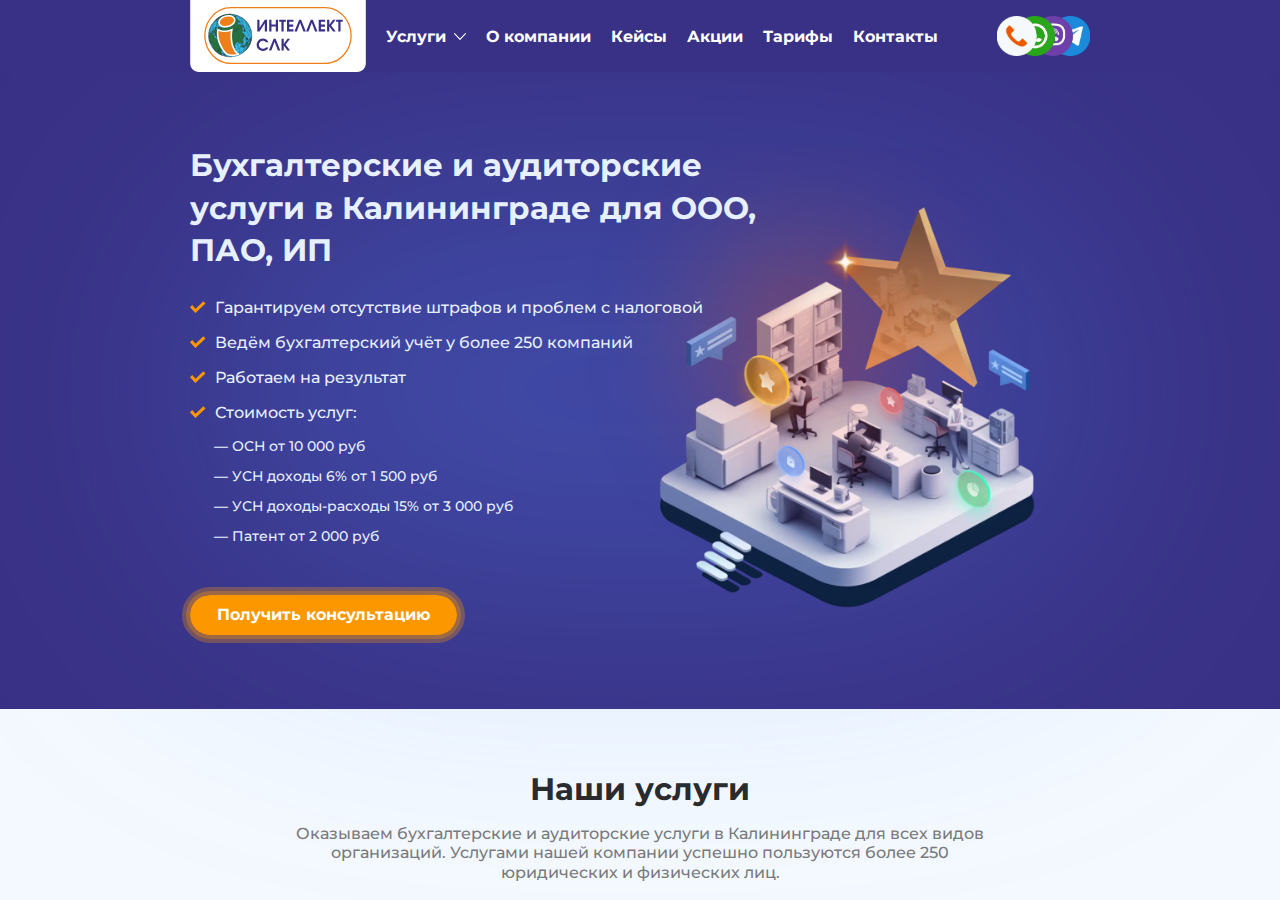
<file: index.html>
<!DOCTYPE html>
<html lang="ru">

<head>
	<title>Главная</title>
	<meta charset="UTF-8">
	<meta name="format-detection" content="telephone=no">
	<link rel="stylesheet" href="css/style.css?_v=20231219022618">
	<!-- <meta name="robots" content="noindex, nofollow"> -->
	<meta name="viewport" content="width=device-width, initial-scale=1.0">

</head>

<body>

	<div class="wrapper">
		<header class="header">
			<div class="header__container">
				<a href="#" class="header__logo logo">
					<svg>
						<use href="img/icons/icons.svg#logo"></use>
					</svg>
				</a>
				<nav class="header__content">
					<ul class="header__menu">
						<li>
							<a href="#" class="header__link">
								<span>
									Услуги
								</span>
								<svg>
									<use href="img/icons/icons-mono.svg#arrow"></use>
								</svg>

							</a>
							<nav class="menu__sublist sublist">
								<div class="sublist__content">
									<div class="sublist__col">
										<div class="sublist__title">Бухгалтерские услуги
										</div>
										<ul class="sublist__list">
											<li>
												<a href="#" class="sublist__link">
													Бухгалтерские услуги
												</a>
											</li>
											<li>
												<a href="#" class="sublist__link">
													Главный бухгалтер
												</a>
											</li>
											<li>
												<a href="#" class="sublist__link">
													Ведение бухгалтерского учёта
												</a>
											</li>
											<li>
												<a href="#" class="sublist__link">
													Восстановление бухгалтерского учёта
												</a>
											</li>
											<li>
												<a href="#" class="sublist__link">
													Поиск главного бухгалтера
												</a>
											</li>
										</ul>
									</div>
									<div class="sublist__col">
										<div class="sublist__title">
											Аудиторские услуги
										</div>
										<nav class="sublist__list">
											<a href="#" class="sublist__link">
												Аудиторские услуги
											</a>
											<a href="#" class="sublist__link">
												Финансовый аудит
											</a>
											<a href="#" class="sublist__link">
												Налоговый аудит
											</a>
											<a href="#" class="sublist__link">
												Кадровый аудит
											</a>
											<a href="#" class="sublist__link">
												Главный бухгалтер
											</a>
										</nav>
									</div>
									<div class="sublist__col">
										<div class="sublist__title">
											Консультация и арбитраж
										</div>
										<nav class="sublist__list">
											<a href="#" class="sublist__link">
												Налоговые консультации
											</a>
											<a href="#" class="sublist__link">
												Налоговый консалтинг
											</a>
											<a href="#" class="sublist__link">
												Сопровождение проверок
											</a>
											<a href="#" class="sublist__link">
												Налоговый арбитраж
											</a>
										</nav>
									</div>
								</div>
							</nav>
						</li>
						<li>
							<a href="#" class="header__link">
								<span>
									О компании
								</span>

							</a>
						</li>
						<li>
							<a href="#" class="header__link">
								<span>
									Кейсы
								</span>
							</a>
						</li>
						<li>
							<a href="#" class="header__link">
								<span>
									Акции
								</span>
							</a>
						</li>
						<li>
							<a href="#" class="header__link">
								<span>
									Тарифы
								</span>
							</a>
						</li>
						<li>
							<a href="#" class="header__link">
								<span>
									Контакты
								</span>
							</a>
						</li>
					</ul>
				</nav>
				<div data-da=".header__menu, 992" class="header__links header-links">
					<a href="#" class="header-links__link">
						<picture><source srcset="img/contacts.webp" type="image/webp"><img src="img/contacts.png" alt=""></picture>
					</a>
					<div class="header-links__menu menu-links">
						<div class="menu-links__content">
							<a href="#" class="menu-links__close">
								<svg>
									<use href="img/icons/icons.svg#close"></use>
								</svg>
							</a>
							<div class="menu-links__title">
								Свяжитесь с нами
							</div>
							<div class="menu-links__button">
								<a href="#" class="menu-links__btn btn btn-purple">
									+ 7 (4012) 41 12 12
								</a>
							</div>
							<div class="menu-links__infs">
								<div class="menu-links__info">
									mail@intellekt-slk.ru
								</div>
								<div class="menu-links__info">
									Россия, Калининградская область г. Калининград ул. Уральская, 18, 4 этаж, офис 408 - 410
								</div>
							</div>
							<div class="menu-links__buttons">
								<a href="#" class="menu-links__link">
									<picture><source srcset="img/tg.webp" type="image/webp"><img src="img/tg.png" alt=""></picture>
								</a>
								<a href="#" class="menu-links__link">
									<picture><source srcset="img/wa.webp" type="image/webp"><img src="img/wa.png" alt=""></picture>
								</a>
								<a href="#" class="menu-links__link">
									<picture><source srcset="img/viber.webp" type="image/webp"><img src="img/viber.png" alt=""></picture>
								</a>
							</div>
						</div>
					</div>
				</div>

				<div class="icon-menu">
					<span></span>
				</div>
			</div>
		</header>

		<main class="main">
			<section class="main__section section-main">

				<div class="section-main__container">
					<div class="section-main__bg">
					</div>
					<div class="section-main__content">
						<div class="section-main__left">
							<h1 class="section-main__title title">
								Бухгалтерские и аудиторские
								услуги в Калининграде для ООО, ПАО, ИП
							</h1>
							<ul class="section-main__list list">
								<li class="list__li">
									<svg>
										<use href="img/icons/icons.svg#li"></use>
									</svg>
									<span>
										Гарантируем отсутствие штрафов и проблем с налоговой </span>
								</li>
								<li class="list__li">
									<svg>
										<use href="img/icons/icons.svg#li"></use>
									</svg>
									<span>
										Ведём бухгалтерский учёт у более 250 компаний
									</span>
								</li>
								<li class="list__li">
									<svg>
										<use href="img/icons/icons.svg#li"></use>
									</svg>
									<span>
										Работаем на результат
									</span>
								</li>
								<li class="list__li">
									<svg>
										<use href="img/icons/icons.svg#li"></use>
									</svg>
									<span>
										Стоимость услуг:
									</span>
								</li>
								<ul class="list__sublist">
									<li>
										ОСН от 10 000 руб
									</li>
									<li>
										УСН доходы 6% от 1 500 руб
									</li>
									<li>
										УСН доходы-расходы 15% от 3 000 руб
									</li>
									<li>
										Патент от 2 000 руб
									</li>
								</ul>
							</ul>
							<div class="section-main__button">
								<a href="#" class="section-main__btn btn btn-orange">
									Получить консультацию
								</a>
							</div>
						</div>
						<div class="section-main__right">
							<picture><source srcset="img/main-preview.webp" type="image/webp"><img src="img/main-preview.png" alt=""></picture>
						</div>
					</div>
				</div>
			</section>
			<section class="main__section section-services">
				<div class="section-services__container">
					<div class="main__text">
						<h2 class="section-services__title title title-black">
							Наши услуги
						</h2>
						<p class="section-services__subtitle subtitle subtitle-center">
							Оказываем бухгалтерские и аудиторские услуги в Калининграде для всех видов организаций.
							Услугами
							нашей компании успешно пользуются более 250 юридических и физических лиц.
						</p>
					</div>
					<div class="section-services__swiper swiper">
						<!-- Additional required wrapper -->
						<div class="swiper-wrapper">
							<!-- Slides -->
							<div class="swiper-slide slide-card">
								<div class="slide-card__content">
									<div class="slide-card__icon">
										<svg>
											<use href="img/icons/icons.svg#service1"></use>
										</svg>
									</div>
									<div class="slide-card__title list-title">
										Бухгалтерские услуги
									</div>
									<ul class="slide-card__links">
										<li>
											<a href="#" class="slide-card__link">Бухгалтерские услуги</a>
										</li>
										<li>
											<a href="#" class="slide-card__link">Главный бухгалтер</a>
										</li>
										<li>
											<a href="#" class="slide-card__link">Ведение бухгалтерского учёта</a>
										</li>
										<li>
											<a href="#" class="slide-card__link">Восстановление бухгалтерского
												учёта</a>
										</li>
										<li>
											<a href="#" class="slide-card__link">Поиск главного бухгалтера</a>
										</li>
									</ul>
								</div>
							</div>
							<div class="swiper-slide slide-card">
								<div class="slide-card__content">
									<div class="slide-card__icon">
										<svg>
											<use href="img/icons/icons.svg#service2"></use>
										</svg>
									</div>
									<div class="slide-card__title list-title">
										Аудиторские услуги
									</div>
									<ul class="slide-card__links">
										<li>
											<a href="#" class="slide-card__link">Аудиторские услуги</a>
										</li>
										<li>
											<a href="#" class="slide-card__link">Финансовый аудит</a>
										</li>
										<li>
											<a href="#" class="slide-card__link">Налоговый аудит</a>
										</li>
										<li>
											<a href="#" class="slide-card__link">Кадровый аудит</a>
										</li>
									</ul>
								</div>
							</div>
							<div class="swiper-slide slide-card">
								<div class="slide-card__content">
									<div class="slide-card__icon">
										<svg>
											<use href="img/icons/icons.svg#service3"></use>
										</svg>
									</div>
									<div class="slide-card__title list-title">
										Налоговый арбитраж
									</div>
									<ul class="slide-card__links">
										<li>
											<a href="#" class="slide-card__link">Налоговые консультации</a>
										</li>
										<li>
											<a href="#" class="slide-card__link">Налоговый консалтинг</a>
										</li>
										<li>
											<a href="#" class="slide-card__link">Сопровождение проверок</a>
										</li>
										<li>
											<a href="#" class="slide-card__link">Налоговый арбитраж</a>
										</li>
									</ul>
								</div>
							</div>

						</div>
						<!-- If we need pagination -->
						<div class="swiper-pagination swiper-pagination-services"></div>
					</div>
				</div>
			</section>
			<section class="main__section section-principles">
				<div class="section-principles__container">
					<div class="section-principles__content">
						<div class="section-principles__left">
							<h2 class="section-principles__title title title-black">
								Наши принципы работы
							</h2>
							<p class="section-principles__subtitle subtitle">
								Пассивное отношение бухгалтера к работе, штрафы, "больничные" или увольнение перед
								сдачей
								отчётности, непрофессионализм - знакомо? - у нас не так!
							</p>
							<div class="section-principles__img">
								<picture><source srcset="img/principles.webp" type="image/webp"><img src="img/principles.png" alt=""></picture>
							</div>
							<ul class="section-principles__list list-principles">
								<li>
									<svg>
										<use href="img/icons/icons.svg#li"></use>
									</svg>
									<span>
										Предлагаем индивидуальный и проактивный подход к ведению бухгалтерского учёта.
									</span>
								</li>
								<li>
									<svg>
										<use href="img/icons/icons.svg#li"></use>
									</svg>
									<span>
										Нацелены на долгосрочное сотрудничество, не гонимся за сиюминутной прибылью.
									</span>
								</li>
								<li>
									<svg>
										<use href="img/icons/icons.svg#li"></use>
									</svg>
									<span>
										Вникаем в особенности бизнеса каждого клиента, чтобы найти возможности снизить
										затраты.
									</span>
								</li>
								<li>
									<svg>
										<use href="img/icons/icons.svg#li"></use>
									</svg>
									<span>
										<ins>Наш главный актив</ins> — это высокий интеллектуальный потенциал наших
										сотрудников.
									</span>
								</li>

							</ul>

						</div>
						<div class="section-principles__right">
							<picture><source srcset="img/principles.webp" type="image/webp"><img src="img/principles.png" alt=""></picture>
						</div>
					</div>
				</div>
			</section>
			<section class="main__section section-care">
				<div class="section-care__container">
					<div class="section-care__content">
						<h2 class="section-care__title title title-black">
							Заботимся о наших клиентах
						</h2>
						<div data-tabs class="section-care__tabs tabs">
							<nav data-tabs-titles class="tabs__navigation">
								<button type="button" class="tabs__title _tab-active">Масштаб бизнеса</button>
								<button type="button" class="tabs__title">Отрасли</button>
								<button type="button" class="tabs__title">Формы</button>
								<button type="button" class="tabs__title">Налогобложение</button>
								<button type="button" class="tabs__title">Категории запросов</button>
								<button type="button" class="tabs__title">География</button>
							</nav>
							<div data-tabs-body class="tabs__content">
								<div class="tabs__body">
									<div class="tabs__tab tab">
										<div class="tab__left">
											<ul class="tab__list">
												<li class="tab__item item">
													<div class="item__icon">
														<svg>
															<use href="img/icons/icons.svg#tab1"></use>
														</svg>
													</div>
													<div class="item__content">
														<div class="item__title item-title">
															Начинающий бизнес
														</div>
														<p class="item__subtitle list-subtitle">
															Подберем форму бизнеса (ООО, ИП и др.), зарегистрируем,
															определим систему налогообложения, поставим на рельсы
															ведение учета.
														</p>
													</div>
												</li>
												<li class="tab__item item">
													<div class="item__icon">
														<svg>
															<use href="img/icons/icons.svg#tab2"></use>
														</svg>
													</div>
													<div class="item__content">
														<div class="item__title item-title">
															Малый бизнес
														</div>
														<p class="item__subtitle list-subtitle">
															Знаем основные проблемы и задачи малого и микробизнеса как
															свои. Наша задача - обеспечить стабильное, качественное и
															одновременно с этим экономное ведение учета.
														</p>
													</div>
												</li>
												<li class="tab__item item">
													<div class="item__icon">
														<svg>
															<use href="img/icons/icons.svg#tab3"></use>
														</svg>
													</div>
													<div class="item__content">
														<div class="item__title item-title">
															Средний бизнес
														</div>
														<p class="item__subtitle list-subtitle">
															В рамках бухгалтерского сопровождения ищем стратегические
															решения по законной оптимизации налоговой нагрузки,
															обеспечиваем юридическую поддержку бизнеса.
														</p>
													</div>
												</li>
											</ul>
										</div>
										<div class="tab__right">
											<picture><source srcset="img/tab.webp" type="image/webp"><img src="img/tab.png" alt=""></picture>
										</div>
									</div>
								</div>
								<div class="tabs__body">
									<div class="tabs__tab tab">
										<div class="tab__left">
											<ul class="tab__list">
												<li class="tab__item item">
													<div class="item__icon">
														<svg>
															<use href="img/icons/icons.svg#tab2"></use>
														</svg>
													</div>
													<div class="item__content">
														<div class="item__title item-title">
															Малый бизнес
														</div>
														<p class="item__subtitle list-subtitle">
															Знаем основные проблемы и задачи малого и микробизнеса как
															свои. Наша задача - обеспечить стабильное, качественное и
															одновременно с этим экономное ведение учета.
														</p>
													</div>
												</li>
												<li class="tab__item item">
													<div class="item__icon">
														<svg>
															<use href="img/icons/icons.svg#tab3"></use>
														</svg>
													</div>
													<div class="item__content">
														<div class="item__title item-title">
															Средний бизнес
														</div>
														<p class="item__subtitle list-subtitle">
															В рамках бухгалтерского сопровождения ищем стратегические
															решения по законной оптимизации налоговой нагрузки,
															обеспечиваем юридическую поддержку бизнеса.
														</p>
													</div>
												</li>
												<li class="tab__item item">
													<div class="item__icon">
														<svg>
															<use href="img/icons/icons.svg#tab1"></use>
														</svg>
													</div>
													<div class="item__content">
														<div class="item__title item-title">
															Начинающий бизнес
														</div>
														<p class="item__subtitle list-subtitle">
															Подберем форму бизнеса (ООО, ИП и др.), зарегистрируем,
															определим систему налогообложения, поставим на рельсы
															ведение учета.
														</p>
													</div>
												</li>
												<li class="tab__item item">
													<div class="item__icon">
														<svg>
															<use href="img/icons/icons.svg#tab1"></use>
														</svg>
													</div>
													<div class="item__content">
														<div class="item__title item-title">
															Начинающий бизнес
														</div>
														<p class="item__subtitle list-subtitle">
															Подберем форму бизнеса (ООО, ИП и др.), зарегистрируем,
															определим систему налогообложения, поставим на рельсы
															ведение учета.
														</p>
													</div>
												</li>
											</ul>
										</div>
										<div class="tab__right">
											<picture><source srcset="img/tab.webp" type="image/webp"><img src="img/tab.png" alt=""></picture>
										</div>
									</div>
								</div>
								<div class="tabs__body">
									<div class="tabs__tab tab">
										<div class="tab__left">
											<ul class="tab__list">
												<li class="tab__item item">
													<div class="item__icon">
														<svg>
															<use href="img/icons/icons.svg#tab3"></use>
														</svg>
													</div>
													<div class="item__content">
														<div class="item__title item-title">
															Средний бизнес
														</div>
														<p class="item__subtitle list-subtitle">
															В рамках бухгалтерского сопровождения ищем стратегические
															решения по законной оптимизации налоговой нагрузки,
															обеспечиваем юридическую поддержку бизнеса.
														</p>
													</div>
												</li>
												<li class="tab__item item">
													<div class="item__icon">
														<svg>
															<use href="img/icons/icons.svg#tab2"></use>
														</svg>
													</div>
													<div class="item__content">
														<div class="item__title item-title">
															Малый бизнес
														</div>
														<p class="item__subtitle list-subtitle">
															Знаем основные проблемы и задачи малого и микробизнеса как
															свои. Наша задача - обеспечить стабильное, качественное и
															одновременно с этим экономное ведение учета.
														</p>
													</div>
												</li>
											</ul>
										</div>
										<div class="tab__right">
											<picture><source srcset="img/tab.webp" type="image/webp"><img src="img/tab.png" alt=""></picture>
										</div>
									</div>
								</div>
								<div class="tabs__body">
									<div class="tabs__tab tab">
										<div class="tab__left">
											<ul class="tab__list">
												<li class="tab__item item">
													<div class="item__icon">
														<svg>
															<use href="img/icons/icons.svg#tab3"></use>
														</svg>
													</div>
													<div class="item__content">
														<div class="item__title item-title">
															Средний бизнес
														</div>
														<p class="item__subtitle list-subtitle">
															В рамках бухгалтерского сопровождения ищем стратегические
															решения по законной оптимизации налоговой нагрузки,
															обеспечиваем юридическую поддержку бизнеса.
														</p>
													</div>
												</li>
												<li class="tab__item item">
													<div class="item__icon">
														<svg>
															<use href="img/icons/icons.svg#tab2"></use>
														</svg>
													</div>
													<div class="item__content">
														<div class="item__title item-title">
															Малый бизнес
														</div>
														<p class="item__subtitle list-subtitle">
															Знаем основные проблемы и задачи малого и микробизнеса как
															свои. Наша задача - обеспечить стабильное, качественное и
															одновременно с этим экономное ведение учета.
														</p>
													</div>
												</li>
											</ul>
										</div>
										<div class="tab__right">
											<picture><source srcset="img/tab.webp" type="image/webp"><img src="img/tab.png" alt=""></picture>
										</div>
									</div>
								</div>
								<div class="tabs__body">
									<div class="tabs__tab tab">
										<div class="tab__left">
											<ul class="tab__list">
												<li class="tab__item item">
													<div class="item__icon">
														<svg>
															<use href="img/icons/icons.svg#tab3"></use>
														</svg>
													</div>
													<div class="item__content">
														<div class="item__title item-title">
															Средний бизнес
														</div>
														<p class="item__subtitle list-subtitle">
															В рамках бухгалтерского сопровождения ищем стратегические
															решения по законной оптимизации налоговой нагрузки,
															обеспечиваем юридическую поддержку бизнеса.
														</p>
													</div>
												</li>
												<li class="tab__item item">
													<div class="item__icon">
														<svg>
															<use href="img/icons/icons.svg#tab2"></use>
														</svg>
													</div>
													<div class="item__content">
														<div class="item__title item-title">
															Малый бизнес
														</div>
														<p class="item__subtitle list-subtitle">
															Знаем основные проблемы и задачи малого и микробизнеса как
															свои. Наша задача - обеспечить стабильное, качественное и
															одновременно с этим экономное ведение учета.
														</p>
													</div>
												</li>
											</ul>
										</div>
										<div class="tab__right">
											<picture><source srcset="img/tab.webp" type="image/webp"><img src="img/tab.png" alt=""></picture>
										</div>
									</div>
								</div>
								<div class="tabs__body">
									<div class="tabs__tab tab">
										<div class="tab__left">
											<ul class="tab__list">
												<li class="tab__item item">
													<div class="item__icon">
														<svg>
															<use href="img/icons/icons.svg#tab3"></use>
														</svg>
													</div>
													<div class="item__content">
														<div class="item__title item-title">
															Средний бизнес
														</div>
														<p class="item__subtitle list-subtitle">
															В рамках бухгалтерского сопровождения ищем стратегические
															решения по законной оптимизации налоговой нагрузки,
															обеспечиваем юридическую поддержку бизнеса.
														</p>
													</div>
												</li>
												<li class="tab__item item">
													<div class="item__icon">
														<svg>
															<use href="img/icons/icons.svg#tab2"></use>
														</svg>
													</div>
													<div class="item__content">
														<div class="item__title item-title">
															Малый бизнес
														</div>
														<p class="item__subtitle list-subtitle">
															Знаем основные проблемы и задачи малого и микробизнеса как
															свои. Наша задача - обеспечить стабильное, качественное и
															одновременно с этим экономное ведение учета.
														</p>
													</div>
												</li>
											</ul>
										</div>
										<div class="tab__right">
											<picture><source srcset="img/tab.webp" type="image/webp"><img src="img/tab.png" alt=""></picture>
										</div>
									</div>
								</div>


							</div>
						</div>
					</div>
				</div>
			</section>
			<section class="main__section section-certificate">
				<div class="section-certificate__container">
					<h2 class="section-certificate__title title title-black">
						Наши свидетельства
					</h2>
					<!-- Оболочка слайдера -->
					<div class="section-certificate__slider swiper swiper-certificate">
						<!-- Двигающееся часть слайдера -->
						<div class="swiper-certificate__wrapper swiper-wrapper">
							<!-- Слайд -->
							<div class="swiper-certificate__slide swiper-slide">
								<div class="swiper-certificate__img">
									<picture><source srcset="img/certificate1.webp" type="image/webp"><img src="img/certificate1.jpg" alt=""></picture>
								</div>
							</div>
							<div class="swiper-certificate__slide swiper-slide">
								<div class="swiper-certificate__img">
									<picture><source srcset="img/certificate2.webp" type="image/webp"><img src="img/certificate2.jpg" alt=""></picture>
								</div>
							</div>
							<div class="swiper-certificate__slide swiper-slide">
								<div class="swiper-certificate__img">
									<picture><source srcset="img/certificate3.webp" type="image/webp"><img src="img/certificate3.jpg" alt=""></picture>
								</div>
							</div>
							<div class="swiper-certificate__slide swiper-slide">
								<div class="swiper-certificate__img">
									<picture><source srcset="img/certificate4.webp" type="image/webp"><img src="img/certificate4.jpg" alt=""></picture>
								</div>
							</div>
						</div>
						<!-- Если нужна пагинация -->
						<div class="swiper-pagination swiper-pagination-certificate"></div>
					</div>
				</div>
			</section>
			<section class="main__section section-benefits">
				<div class="section-benefits__bg">
					<picture><source srcset="img/benefit-preview.webp" type="image/webp"><img src="img/benefit-preview.jpg" alt=""></picture>
				</div>
				<div class="section-benefits__container">
					<h2 class="section-benefits__title title title-white">Ваши выгоды при работе с нами</h2>
					<!-- Оболочка слайдера -->
					<div class="section-benefits__slider swiper swiper-benefit">
						<!-- Двигающееся часть слайдера -->
						<div class="swiper-benefit__wrapper swiper-wrapper">
							<!-- Слайд -->
							<div class="swiper-benefit__slide swiper-slide">
								<div class="swiper-benefit__item item-benefit">
									<div class="item-benefit__icon">
										<svg>
											<use href="img/icons/icons.svg#benefit1"></use>
										</svg>
									</div>
									<div class="item-benefit__text">
										<div class="item-benefit__title list-title list-title-white">
											Несем материальную ответственность
										</div>
										<p class="item-benefit__subtitle list-subtitle list-subtitle-white">
											Мы гарантируем вам своевременное, качественное и профессиональное
											бухгалтерское
											обслуживание на высшем уровне. Любые штрафы и пени по нашей вине будут вам
											компенсированы немедленно.
										</p>
									</div>
								</div>
							</div>
							<div class="swiper-benefit__slide swiper-slide">
								<div class="swiper-benefit__item item-benefit">
									<div class="item-benefit__icon">
										<svg>
											<use href="img/icons/icons.svg#benefit2"></use>
										</svg>
									</div>
									<div class="item-benefit__text">
										<div class="item-benefit__title list-title list-title-white">
											Представляем интересы клиента в налоговых органах </div>
										<p class="item-benefit__subtitle list-subtitle list-subtitle-white">
											Наши сотрудники возьмут на себя общение с налоговыми органами и максимально
											оградят вас от посещений налоговых инспекций.
										</p>
									</div>
								</div>
							</div>
							<div class="swiper-benefit__slide swiper-slide">
								<div class="swiper-benefit__item item-benefit">
									<div class="item-benefit__icon">
										<svg>
											<use href="img/icons/icons.svg#benefit3"></use>
										</svg>
									</div>
									<div class="item-benefit__text">
										<div class="item-benefit__title list-title list-title-white">
											Выделяем личного бухгалтера и команду экспертов
										</div>
										<p class="item-benefit__subtitle list-subtitle list-subtitle-white">
											Работать по вашим задачам будет персональный главный бухгалтер, который
											прошел жесткий отбор, чтобы попасть в нашу команду.
										</p>
									</div>
								</div>
							</div>
							<div class="swiper-benefit__slide swiper-slide">
								<div class="swiper-benefit__item item-benefit">
									<div class="item-benefit__icon">
										<svg>
											<use href="img/icons/icons.svg#benefit4"></use>
										</svg>
									</div>
									<div class="item-benefit__text">
										<div class="item-benefit__title list-title list-title-white">
											Легально снизим налоги
										</div>
										<p class="item-benefit__subtitle list-subtitle list-subtitle-white">
											Наши специалисты помогут снизить налоговую нагрузку на ваш бизнес, проведя
											налоговую оптимизацию в соответствии с действующим законодательством.
										</p>
									</div>
								</div>
							</div>
							<div class="swiper-benefit__slide swiper-slide">
								<div class="swiper-benefit__item item-benefit">
									<div class="item-benefit__icon">
										<svg>
											<use href="img/icons/icons.svg#benefit5"></use>
										</svg>
									</div>
									<div class="item-benefit__text">
										<div class="item-benefit__title list-title list-title-white">
											Надежный партнер </div>
										<p class="item-benefit__subtitle list-subtitle list-subtitle-white">
											Наша компания уже более 17 лет успешно функционирует на рынке аудиторских
											услуг и бухгалтерских услуг в Калининградской области. За это время нам
											удалось собрать команду настоящих профессионалов - более 30 бухгалтеров и
											аудиторов-экспертов в штате
										</p>
									</div>
								</div>
							</div>
							<div class="swiper-benefit__slide swiper-slide">
								<div class="swiper-benefit__item item-benefit">
									<div class="item-benefit__icon">
										<svg>
											<use href="img/icons/icons.svg#benefit6"></use>
										</svg>
									</div>
									<div class="item-benefit__text">
										<div class="item-benefit__title list-title list-title-white">
											Предупредим о рисках
										</div>
										<p class="item-benefit__subtitle list-subtitle list-subtitle-white">
											Наши сотрудники ежедневно проводят мониторинг налогового и бухгалтерского
											законодательства, а также законодательных инициатив. Предупредим вас о
											возможных рисках и предложим решение!
										</p>
									</div>
								</div>
							</div>

						</div>
						<!-- Если нужна пагинация -->
						<div class="swiper-pagination swiper-benefit-pagination"></div>
					</div>
				</div>
			</section>
			<section class="main__section section-spheres">
				<div class="section-spheres__container">
					<div class="section-spheres__content">
						<div class="main__text">
							<h2 class="section-spheres__title title title-black">
								Мы уже сопровождаем клиентов в следующих сферах бизнеса
							</h2>
							<p class="section-spheres__subtitle subtitle subtitle-center">
								Оказываем бухгалтерские и аудиторские услуги в Калининграде для всех видов организаций.
								Услугами нашей компании успешно пользуются более 250 юридических и физических лиц.
							</p>
						</div>
						<!-- Оболочка слайдера -->
						<div class="section-spheres__slider swiper swiper-spheres">
							<!-- Двигающееся часть слайдера -->
							<div class="swiper-spheres__wrapper swiper-wrapper">
								<!-- Слайд -->
								<div class="swiper-spheres__slide swiper-slide">
									<ul class="swiper-spheres__list">
										<li>
											<svg>
												<use href="img/icons/icons.svg#sphere1"></use>
											</svg>
											<span>
												Строительство
											</span>
										</li>
										<li>
											<svg>
												<use href="img/icons/icons.svg#sphere2"></use>
											</svg>
											<span>
												Юридические услуги
											</span>
										</li>
										<li>
											<svg>
												<use href="img/icons/icons.svg#sphere3"></use>
											</svg>
											<span>
												Телеком
											</span>
										</li>
									</ul>
								</div>
								<div class="swiper-spheres__slide swiper-slide">
									<ul class="swiper-spheres__list">
										<li>
											<svg>
												<use href="img/icons/icons.svg#sphere4"></use>
											</svg>
											<span>
												Финансовый сектор
											</span>
										</li>
										<li>
											<svg>
												<use href="img/icons/icons.svg#sphere5"></use>
											</svg>
											<span>
												Машиностроение
											</span>
										</li>
										<li>
											<svg>
												<use href="img/icons/icons.svg#sphere6"></use>
											</svg>
											<span>
												Недвижимость
											</span>
										</li>
									</ul>
								</div>
								<div class="swiper-spheres__slide swiper-slide">
									<ul class="swiper-spheres__list">
										<li>
											<svg>
												<use href="img/icons/icons.svg#sphere7"></use>
											</svg>
											<span>
												Электроэнергетика
											</span>
										</li>
										<li>
											<svg>
												<use href="img/icons/icons.svg#sphere8"></use>
											</svg>
											<span>
												Маркетинг
											</span>
										</li>
										<li>
											<svg>
												<use href="img/icons/icons.svg#sphere9"></use>
											</svg>
											<span>
												Фонды
											</span>
										</li>
									</ul>
								</div>
								<div class="swiper-spheres__slide swiper-slide">
									<ul class="swiper-spheres__list">
										<li>
											<svg>
												<use href="img/icons/icons.svg#sphere10"></use>
											</svg>
											<span>
												Розничная торговля
											</span>
										</li>
										<li>
											<svg>
												<use href="img/icons/icons.svg#sphere11"></use>
											</svg>
											<span>
												Электронная коммерция
											</span>
										</li>
										<li>
											<svg>
												<use href="img/icons/icons.svg#sphere12"></use>
											</svg>
											<span>
												Фармацевтика
											</span>
										</li>
									</ul>
								</div>
							</div>
							<!-- Если нужна пагинация -->
							<div class="swiper-pagination swiper-spheres-pagination"></div>
						</div>
					</div>
				</div>
			</section>
			<section class="main__section section-team">
				<div class="section-team__container">
					<div class="section-team__content">
						<div class="main__text">
							<h2 class="section-team__title title title-black">
								Наша команда
							</h2>
							<p class="section-team__subtitle subtitle subtitle-center">
								Оказываем бухгалтерские и аудиторские услуги в Калининграде для всех видов организаций.
								Услугами нашей компании успешно пользуются более 250 юридических и физических лиц.
							</p>
						</div>
						<div class="section-team__slider swiper swiper-team">
							<div class="swiper-team__wrapper swiper-wrapper">
								<div class="swiper-team__slide swiper-slide">
									<div class="swiper-team__item item-team">
										<div class="item-team__img">
											<picture><source srcset="img/team1.webp" type="image/webp"><img src="img/team1.jpg" alt=""></picture>
										</div>
										<div class="item-team__content">
											<div class="item-team__title item-title">
												Дранкина Александра Владимировна
											</div>
											<p class="item-team__subtitle list-subtitle">
												Заместитель директора по аудиторской деятельности
											</p>
										</div>
									</div>
								</div>
								<div class="swiper-team__slide swiper-slide">
									<div class="swiper-team__item item-team">

										<div class="item-team__img">
											<picture><source srcset="img/team2.webp" type="image/webp"><img src="img/team2.jpg" alt=""></picture>
										</div>
										<div class="item-team__content">
											<div class="item-team__title item-title">
												Смирнова Ольга Владимировна
											</div>
											<p class="item-team__subtitle list-subtitle">
												Заместитель генерального директора бухгалтерского бюро, главный
												бухгалтер
											</p>
										</div>

									</div>
								</div>
								<div class="swiper-team__slide swiper-slide">
									<div class="swiper-team__item item-team">

										<div class="item-team__img">
											<picture><source srcset="img/team3.webp" type="image/webp"><img src="img/team3.jpg" alt=""></picture>
										</div>
										<div class="item-team__content">
											<div class="item-team__title item-title">
												Вовк Любовь Владимировна
											</div>
											<p class="item-team__subtitle list-subtitle">
												Аудитор
											</p>
										</div>

									</div>
								</div>
								<div class="swiper-team__slide swiper-slide">
									<div class="swiper-team__item item-team">

										<div class="item-team__img">
											<picture><source srcset="img/team4.webp" type="image/webp"><img src="img/team4.jpg" alt=""></picture>
										</div>
										<div class="item-team__content">
											<div class="item-team__title item-title">
												Мордвинова Юлия Викторовна
											</div>
											<p class="item-team__subtitle list-subtitle">
												Аудитор
											</p>
										</div>

									</div>
								</div>
							</div>
							<!-- Если нужна пагинация -->
							<div class="swiper-pagination swiper-team-pagination"></div>
						</div>
						<div class="section-team__button">
							<a href="#" class="section-team__btn btn btn-purple">
								Вся наша команда
							</a>
						</div>
					</div>
				</div>
			</section>
			<section class="main__section section-scheme">
				<div class="section-scheme__container">
					<div class="section-scheme__content">
						<div class="main__text">
							<h2 class="section-scheme__title title title-black">
								Схема работы
							</h2>
							<p class="section-scheme__subtitle subtitle subtitle-center">
								Оказываем бухгалтерские и аудиторские услуги в Калининграде для всех видов организаций.
								Услугами нашей компании успешно пользуются более 250 юридических и физических лиц.
							</p>
						</div>
						<div class="section-scheme__slider swiper swiper-scheme">
							<div class="swiper-scheme__wrapper swiper-wrapper">
								<div class="swiper-scheme__slide swiper-slide">
									<div class="swiper-scheme__item item-scheme">
										<div class="item-scheme__number">
											1
										</div>
										<div class="item-scheme__content">
											<div class="item-scheme__icon">
												<svg>
													<use href="img/icons/icons.svg#scheme1"></use>
												</svg>
											</div>
											<div class="item-scheme__title">
												Оставьте заявку на сайте
											</div>
										</div>
									</div>
								</div>
								<div class="swiper-scheme__slide swiper-slide">
									<div class="swiper-scheme__item item-scheme">
										<div class="item-scheme__number">
											2
										</div>
										<div class="item-scheme__content item-scheme__content-left">
											<div class="item-scheme__icon">
												<svg>
													<use href="img/icons/icons.svg#scheme2"></use>
												</svg>
											</div>
											<div class="item-scheme__title">
												С Вами связывается персональный<br> менеджер для консультации
											</div>
										</div>
									</div>
								</div>
								<div class="swiper-scheme__slide swiper-slide">
									<div class="swiper-scheme__item item-scheme">
										<div class="item-scheme__number">
											3
										</div>
										<div class="item-scheme__content">
											<div class="item-scheme__icon">
												<svg>
													<use href="img/icons/icons.svg#scheme3"></use>
												</svg>
											</div>
											<div class="item-scheme__title">
												Заключаем договор
											</div>
										</div>
									</div>
								</div>
								<div class="swiper-scheme__slide swiper-slide">
									<div class="swiper-scheme__item item-scheme">
										<div class="item-scheme__number">
											4
										</div>
										<div class="item-scheme__content">
											<div class="item-scheme__icon">
												<svg>
													<use href="img/icons/icons.svg#scheme4"></use>
												</svg>
											</div>
											<div class="item-scheme__title">
												Вы передаете документы
											</div>
										</div>
									</div>
								</div>
								<div class="swiper-scheme__slide swiper-slide">
									<div class="swiper-scheme__item item-scheme">
										<div class="item-scheme__number">
											5
										</div>
										<div class="item-scheme__content">
											<div class="item-scheme__icon">
												<svg>
													<use href="img/icons/icons.svg#scheme5"></use>
												</svg>
											</div>
											<div class="item-scheme__title">
												Вам назначается<br>
												сопровождающий бухгалтер
											</div>
										</div>
									</div>
								</div>
								<div class="swiper-scheme__slide swiper-slide">
									<div class="swiper-scheme__item item-scheme">
										<div class="item-scheme__number">
											6
										</div>
										<div class="item-scheme__content">
											<div class="item-scheme__icon">
												<svg>
													<use href="img/icons/icons.svg#scheme6"></use>
												</svg>
											</div>
											<div class="item-scheme__title">
												Начинаем процесс работы
											</div>
										</div>
									</div>
								</div>
							</div>
							<div class="swiper-pagination swiper-scheme-pagination"></div>
						</div>
					</div>
				</div>
			</section>
			<section class="main__section section-form">
				<div class="section-form__bg">
					<picture><source srcset="img/form-preview.webp" type="image/webp"><img src="img/form-preview.jpg" alt=""></picture>
				</div>
				<div class="section-form__container">
					<div class="section-form__content">
						<form action="#" class="section-form__form form">
							<div class="form__title title title-black">
								Получите бесплатную консультацию бухгалтера
							</div>
							<p class="form__subtitle subtitle subtitle-center">
								Мы свяжемся с вами для обсуждения вашей ситуации, предложим варианты сотрудничества,
								рассчитаем стоимость
							</p>
							<div class="form__inputs">
								<input type="text" placeholder="Ваше имя" class="form__input">
								<input type="text" placeholder="Введите номер телефона" class="form__input">
							</div>
							<div class="form__button">
								<button class="form__btn btn btn-orange">
									Получить консультацию
								</button>
							</div>
							<div class="form__agree">
								Отправляя форму Вы даете
								<a href="#">Согласие на обработку персональных данных</a>
							</div>
						</form>
					</div>
				</div>
			</section>

			<section class="main__section section-news">
				<div class="section-news__container">
					<div class="section-news__content">
						<div class="main__text">
							<h2 class="section-news__title title title-black">
								Новости бухгалтерского учёта
							</h2>
							<p class="section-news__subtitle subtitle subtitle-center">
								Оказываем бухгалтерские и аудиторские услуги в Калининграде для всех видов организаций.
								Услугами нашей компании успешно пользуются более 250 юридических и физических лиц.
							</p>
						</div>
						<div class="section-news__list list-news">
							<ariticle class="list-news__item">
								<div class="list-news__date">
									09.08.2023
								</div>
								<a href="#" class="list-news__link">
									Президент рф приостановил соглашения об избежании двойного налогообложения с
									недружественными странами
								</a>
							</ariticle>
							<ariticle class="list-news__item">
								<div class="list-news__date">
									16.05.2023
								</div>
								<a href="#" class="list-news__link">
									В госдуму внесен проект о повышении дохода по усно до 400 000 000 рублей
								</a>
							</ariticle>
							<ariticle class="list-news__item">
								<div class="list-news__date">
									29.08.2023
								</div>
								<a href="#" class="list-news__link">
									Расчёт земельного налога с обременением
								</a>
							</ariticle>

						</div>
						<div class="section-news__button">
							<a href="#" class="section-news__btn btn btn-purple">
								Все новости
							</a>
						</div>
					</div>
				</div>
			</section>
			<section class="main__section section-text">
				<div class="section-text__container">
					<div class="section-text__content">
						<h3 class="section-text__title title-text">
							Бухгалтерские и аудиторские
							услуги в Калининграде для ООО, ПАО, ИП
						</h3>
						<div class="section-text__text text">
							<p>
								Добро пожаловать в детскую футбольную школу АССИСТ, где ваш ребенок сможет окунуться в
								мир самого популярного спорта на планете! В АССИСТ мы предлагаем уникальные и
								увлекательные программы обучения, которые помогут вашему ребенку развить свои навыки и
								таланты.
							</p>
							<b>
								Почему футбол?
							</b>
							<p>
								Футбол – это не просто спорт. Это игра, которая учит работать в команде, развивает
								физическую форму и выносливость, а также вырабатывает дисциплину и целеустремленность. В
								футбольной школе АССИСТ мы стараемся сделать обучение интересным и веселым для каждого
								ребенка, чтобы он мог наслаждаться процессом и достигать своих целей.
							</p>
							<b>
								Наши преимущества:
							</b>
							<ul>
								<li>
									Опытные тренеры: Наши тренеры – профессионалы своего дела, которые имеют опыт работы
									с детьми разных возрастов и уровней подготовки. Они знают, как найти подход к
									каждому ребенку и помочь ему раскрыть свой потенциал.
								</li>
								<li>
									Индивидуальный подход: Мы учитываем особенности каждого ребенка и предлагаем
									программы, которые соответствуют его возрасту, уровню подготовки и интересам.
								</li>
								<li>
									Разнообразие тренировок: В нашей школе мы проводим тренировки по футболу, а также
									обучаем детей различным техникам и приемам игры.
								</li>
								<li>
									Дружная команда: АССИСТ – это не только место для обучения футболу, но и место, где
									дети могут найти новых друзей и общаться со сверстниками.
								</li>
								<li>
									Участие в турнирах и соревнованиях: Мы регулярно участвуем в турнирах и
									соревнованиях разного уровня, что позволяет детям проявить свои навыки и получить
									ценный опыт.
								</li>
								<li>
									Удобное расположение: Наша школа находится в центре Санкт-Петербурга, поэтому вам и
									вашему ребенку будет удобно добираться до нас.
								</li>

							</ul>
							<p>
								Не упустите возможность открыть для своего ребенка мир футбола в детской футбольной
								школе АССИСТ! Записывайтесь на пробное занятие прямо сейчас и подарите вашему ребенку
								возможность стать частью большой и дружной семьи футбола!
							</p>
						</div>
					</div>
				</div>
			</section>
		</main>
		<footer class="footer">

			<div class="footer__head footer-head">
				<div class="footer-head__container">
					<div class="footer-head__content">
						<div class="footer-head__title">
							Начните работать <span> с профессионалами!</span>
						</div>
						<div class="footer-head__button">
							<a href="#" class="footer-head__btn btn btn-orange">
								Получить консультацию
							</a>

						</div>
						<a href="#" class="footer-head__icon">
							<picture><source srcset="img/contacts.webp" type="image/webp"><img src="img/contacts.png" alt=""></picture>
						</a>
					</div>
				</div>
			</div>
			<div class="footer__container">
				<div class="footer__content">
					<div class="footer__lists">
						<div class="footer__list footer-list footer-list-hidden">
							<div class="footer-list__title">
								Компания
							</div>
							<nav class="footer-list__list">
								<a href="#" class="footer-list__link">
									Наша команда
								</a>
								<a href="#" class="footer-list__link">
									Документы
								</a>
								<a href="#" class="footer-list__link">
									Договоры
								</a>
								<a href="#" class="footer-list__link">
									Отзывы
								</a>
								<a href="#" class="footer-list__link">
									Статьи
								</a>
								<a href="#" class="footer-list__link">
									Новости
								</a>
								<a href="#" class="footer-list__link">
									Контакты
								</a>
							</nav>
						</div>
						<div class="footer__list footer-list footer-list-hidden">
							<div class="footer-list__title">
								Бухгалтерские услуги
							</div>
							<nav class="footer-list__list">
								<a href="#" class="footer-list__link">
									Бухгалтерские услуги
								</a>
								<a href="#" class="footer-list__link">
									Главный бухгалтер
								</a>
								<a href="#" class="footer-list__link">
									Ведение бухгалтерского учёта
								</a>
								<a href="#" class="footer-list__link">
									Восстановление бухгалтерского учёта
								</a>
								<a href="#" class="footer-list__link">
									Поиск главного бухгалтера
								</a>
							</nav>
						</div>
						<div class="footer__list footer-list footer-list-hidden">
							<div class="footer-list__title">
								Аудиторские услуги
							</div>
							<nav class="footer-list__list">
								<a href="#" class="footer-list__link">
									Аудиторские услуги
								</a>
								<a href="#" class="footer-list__link">
									Финансовый аудит
								</a>
								<a href="#" class="footer-list__link">
									Налоговый аудит
								</a>
								<a href="#" class="footer-list__link">
									Кадровый аудит
								</a>
							</nav>
						</div>
						<div class="footer__list footer-list footer-list-hidden">
							<div class="footer-list__title">
								Консультация и арбитраж
							</div>
							<nav class="footer-list__list">
								<a href="#" class="footer-list__link">
									Налоговые консультации
								</a>
								<a href="#" class="footer-list__link">
									Налоговый консалтинг
								</a>
								<a href="#" class="footer-list__link">
									Сопровождение проверок
								</a>
								<a href="#" class="footer-list__link">
									Налоговый арбитраж
								</a>
							</nav>
						</div>
						<div class="footer__list footer-list">
							<div class="footer-list__title">
								Контакты
							</div>
							<nav class="footer-list__list">
								<a href="#" class="footer-list__link">
									+7 4012 41 12 12
								</a>
								<a href="#" class="footer-list__link">
									mail@intellekt-slk.ru
								</a>
								<a href="#" class="footer-list__link">
									Россия, Калининградская область г. Калининград ул. Уральская, 18 "МЕГА МАРКЕТ" 4-ый этаж,
									офис 408-410
								</a>
								<a href="#" class="footer-list__link">
									Пн. - Пт. 9.00 - 18.00 <br>Сб. - Вс. Выходной
								</a>
								<div href="#" class="footer-list__links">
									<a href="#" class="footer-list__link footer-list__link-vk">
										<svg>
											<use href="img/icons/icons-mono.svg#vk"></use>
										</svg>
									</a>
									<a href="#" class="footer-list__link footer-list__link-yt">
										<svg>
											<use href="img/icons/icons-mono.svg#yt"></use>
										</svg>
									</a>
								</div>
							</nav>
						</div>
					</div>
					<div class="footer__copyright">
						© 2008-2023 ООО «Бухгалтерское Бюро «Интеллект СЛК», ОГРН 1083925011720, ИНН
						3908600880, КПП 390601001. ОКВЭД 69.20.2 Деятельность по оказанию услуг в области бухгалтерского учета.
						69.10 Деятельность в области права. Не является публичной офертой, определяемой Статьей 437 (2) ГК РФ.
						Часть материалов взяты из открытых источников в сети Интернет. Запрещается копирование, распространение
						или любое иное использование текстов. Пользуясь сайтом Вы соглашаетесь на сбор обезличенных персональных
						данных через cookies. <a href="#">Политика обработки ПД</a>
					</div>
				</div>
			</div>
		</footer>
	</div>


	<script src="js/app.js?_v=20231219022618"></script>
</body>

</html>
</file>
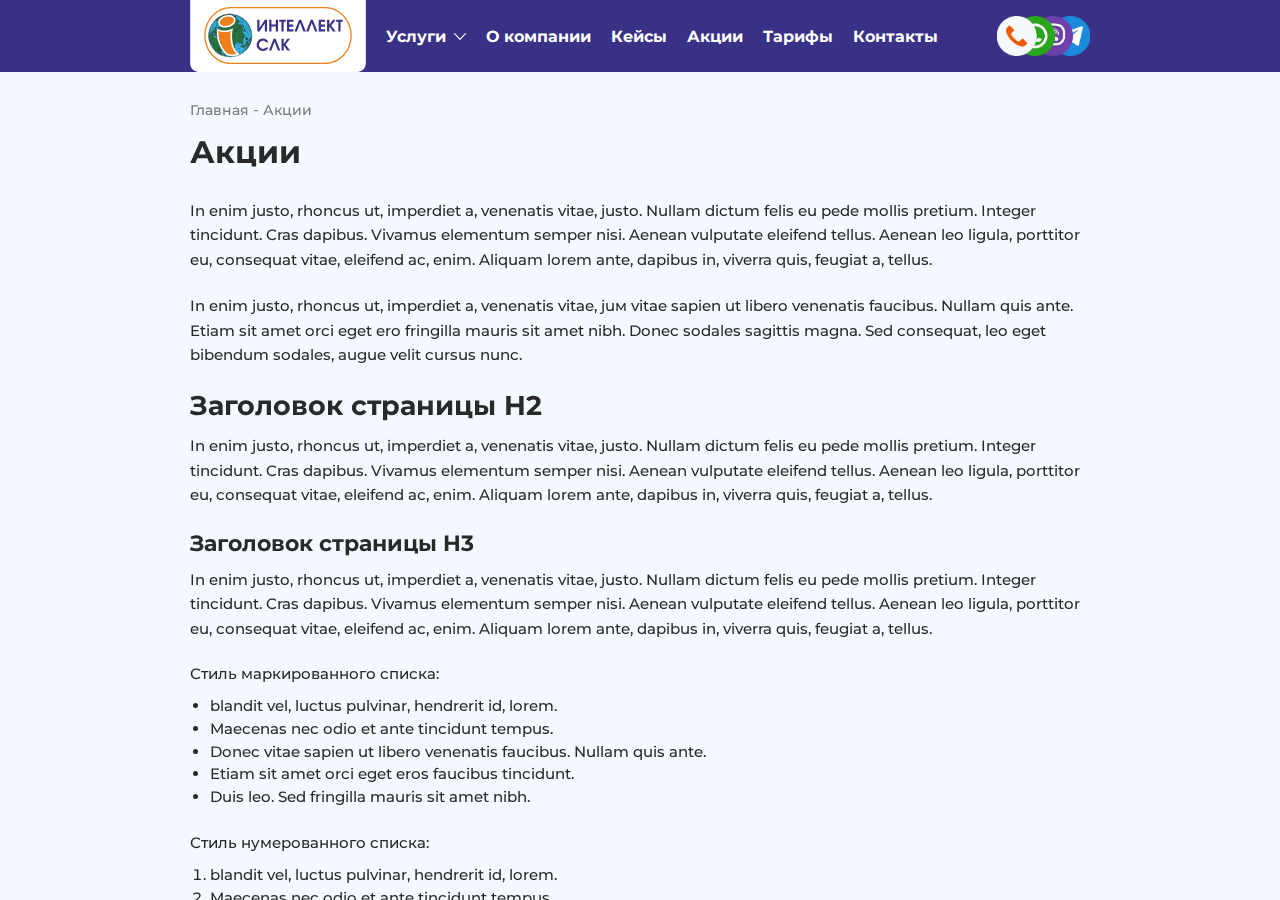
<file: actions.html>
<!DOCTYPE html>
<html lang="ru">

<head>
	<title>Акции</title>
	<meta charset="UTF-8">
	<meta name="format-detection" content="telephone=no">
	<link rel="stylesheet" href="css/style.css?_v=20231219022618">
	<!-- <meta name="robots" content="noindex, nofollow"> -->
	<meta name="viewport" content="width=device-width, initial-scale=1.0">

</head>

<body>

	<div class="wrapper">
		<header class="header">
			<div class="header__container">
				<a href="#" class="header__logo logo">
					<svg>
						<use href="img/icons/icons.svg#logo"></use>
					</svg>
				</a>
				<nav class="header__content">
					<ul class="header__menu">
						<li>
							<a href="#" class="header__link">
								<span>
									Услуги
								</span>
								<svg>
									<use href="img/icons/icons-mono.svg#arrow"></use>
								</svg>

							</a>
							<nav class="menu__sublist sublist">
								<div class="sublist__content">
									<div class="sublist__col">
										<div class="sublist__title">Бухгалтерские услуги
										</div>
										<ul class="sublist__list">
											<li>
												<a href="#" class="sublist__link">
													Бухгалтерские услуги
												</a>
											</li>
											<li>
												<a href="#" class="sublist__link">
													Главный бухгалтер
												</a>
											</li>
											<li>
												<a href="#" class="sublist__link">
													Ведение бухгалтерского учёта
												</a>
											</li>
											<li>
												<a href="#" class="sublist__link">
													Восстановление бухгалтерского учёта
												</a>
											</li>
											<li>
												<a href="#" class="sublist__link">
													Поиск главного бухгалтера
												</a>
											</li>
										</ul>
									</div>
									<div class="sublist__col">
										<div class="sublist__title">
											Аудиторские услуги
										</div>
										<nav class="sublist__list">
											<a href="#" class="sublist__link">
												Аудиторские услуги
											</a>
											<a href="#" class="sublist__link">
												Финансовый аудит
											</a>
											<a href="#" class="sublist__link">
												Налоговый аудит
											</a>
											<a href="#" class="sublist__link">
												Кадровый аудит
											</a>
											<a href="#" class="sublist__link">
												Главный бухгалтер
											</a>
										</nav>
									</div>
									<div class="sublist__col">
										<div class="sublist__title">
											Консультация и арбитраж
										</div>
										<nav class="sublist__list">
											<a href="#" class="sublist__link">
												Налоговые консультации
											</a>
											<a href="#" class="sublist__link">
												Налоговый консалтинг
											</a>
											<a href="#" class="sublist__link">
												Сопровождение проверок
											</a>
											<a href="#" class="sublist__link">
												Налоговый арбитраж
											</a>
										</nav>
									</div>
								</div>
							</nav>
						</li>
						<li>
							<a href="#" class="header__link">
								<span>
									О компании
								</span>

							</a>
						</li>
						<li>
							<a href="#" class="header__link">
								<span>
									Кейсы
								</span>
							</a>
						</li>
						<li>
							<a href="#" class="header__link">
								<span>
									Акции
								</span>
							</a>
						</li>
						<li>
							<a href="#" class="header__link">
								<span>
									Тарифы
								</span>
							</a>
						</li>
						<li>
							<a href="#" class="header__link">
								<span>
									Контакты
								</span>
							</a>
						</li>
					</ul>
				</nav>
				<div data-da=".header__menu, 992" class="header__links header-links">
					<a href="#" class="header-links__link">
						<picture><source srcset="img/contacts.webp" type="image/webp"><img src="img/contacts.png" alt=""></picture>
					</a>
					<div class="header-links__menu menu-links">
						<div class="menu-links__content">
							<a href="#" class="menu-links__close">
								<svg>
									<use href="img/icons/icons.svg#close"></use>
								</svg>
							</a>
							<div class="menu-links__title">
								Свяжитесь с нами
							</div>
							<div class="menu-links__button">
								<a href="#" class="menu-links__btn btn btn-purple">
									+ 7 (4012) 41 12 12
								</a>
							</div>
							<div class="menu-links__infs">
								<div class="menu-links__info">
									mail@intellekt-slk.ru
								</div>
								<div class="menu-links__info">
									Россия, Калининградская область г. Калининград ул. Уральская, 18, 4 этаж, офис 408 - 410
								</div>
							</div>
							<div class="menu-links__buttons">
								<a href="#" class="menu-links__link">
									<picture><source srcset="img/tg.webp" type="image/webp"><img src="img/tg.png" alt=""></picture>
								</a>
								<a href="#" class="menu-links__link">
									<picture><source srcset="img/wa.webp" type="image/webp"><img src="img/wa.png" alt=""></picture>
								</a>
								<a href="#" class="menu-links__link">
									<picture><source srcset="img/viber.webp" type="image/webp"><img src="img/viber.png" alt=""></picture>
								</a>
							</div>
						</div>
					</div>
				</div>

				<div class="icon-menu">
					<span></span>
				</div>
			</div>
		</header>

		<main class="main">
			<div class="main__head main-head">
				<div class="main-head__container">
					<ul class="main-head__bread">
						<li>
							<a href="#">
								Главная
							</a>
						</li>
						<li>
							<a href="#">
								Акции
							</a>
						</li>
					</ul>
					<h1 class="main-head__h1 title title-black">
						Акции
					</h1>
				</div>
			</div>

			<section class="main__section section-often section-often-actions">
				<div class="section-often__container">
					<p>
						In enim justo, rhoncus ut, imperdiet a, venenatis vitae, justo. Nullam dictum felis eu pede
						mollis pretium. Integer tincidunt. Cras dapibus. Vivamus elementum semper nisi. Aenean vulputate
						eleifend tellus. Aenean leo ligula, porttitor eu, consequat vitae, eleifend ac, enim. Aliquam
						lorem ante, dapibus in, viverra quis, feugiat a, tellus.
					</p>
					<p>
						In enim justo, rhoncus ut, imperdiet a, venenatis vitae, juм vitae sapien ut libero venenatis
						faucibus. Nullam quis ante. Etiam sit amet orci eget ero fringilla mauris sit amet nibh. Donec
						sodales sagittis magna. Sed consequat, leo eget bibendum sodales, augue velit cursus nunc.
					</p>
					<h2>
						Заголовок страницы H2
					</h2>
					<p>
						In enim justo, rhoncus ut, imperdiet a, venenatis vitae, justo. Nullam dictum felis eu pede
						mollis pretium. Integer tincidunt. Cras dapibus. Vivamus elementum semper nisi. Aenean vulputate
						eleifend tellus. Aenean leo ligula, porttitor eu, consequat vitae, eleifend ac, enim. Aliquam
						lorem ante, dapibus in, viverra quis, feugiat a, tellus.
					</p>
					<h3>
						Заголовок страницы H3
					</h3>
					<p>
						In enim justo, rhoncus ut, imperdiet a, venenatis vitae, justo. Nullam dictum felis eu pede
						mollis pretium. Integer tincidunt. Cras dapibus. Vivamus elementum semper nisi. Aenean vulputate
						eleifend tellus. Aenean leo ligula, porttitor eu, consequat vitae, eleifend ac, enim. Aliquam
						lorem ante, dapibus in, viverra quis, feugiat a, tellus.
					</p>
					<div>
						Стиль маркированного списка:
					</div>
					<ul>
						<li>blandit vel, luctus pulvinar, hendrerit id, lorem.</li>
						<li>Maecenas nec odio et ante tincidunt tempus.</li>
						<li>Donec vitae sapien ut libero venenatis faucibus. Nullam quis ante.</li>
						<li>Etiam sit amet orci eget eros faucibus tincidunt.</li>
						<li>Duis leo. Sed fringilla mauris sit amet nibh.</li>
					</ul>
					<div>
						Стиль нумерованного списка:
					</div>
					<ol>
						<li>blandit vel, luctus pulvinar, hendrerit id, lorem.</li>
						<li>Maecenas nec odio et ante tincidunt tempus.</li>
						<li>Donec vitae sapien ut libero venenatis faucibus. Nullam quis ante.</li>
						<li>Etiam sit amet orci eget eros faucibus tincidunt.</li>
					</ol>
				</div>
			</section>


			<section class="main__section section-form">
				<div class="section-form__bg">
					<picture><source srcset="img/form-preview.webp" type="image/webp"><img src="img/form-preview.jpg" alt=""></picture>
				</div>
				<div class="section-form__container">
					<div class="section-form__content">
						<form action="#" class="section-form__form form">
							<div class="form__title title title-black">
								Получите бесплатную консультацию бухгалтера
							</div>
							<p class="form__subtitle subtitle subtitle-center">
								Мы свяжемся с вами для обсуждения вашей ситуации, предложим варианты сотрудничества,
								рассчитаем стоимость
							</p>
							<div class="form__inputs">
								<input type="text" placeholder="Ваше имя" class="form__input">
								<input type="text" placeholder="Введите номер телефона" class="form__input">
							</div>
							<div class="form__button">
								<button class="form__btn btn btn-orange">
									Получить консультацию
								</button>
							</div>
							<div class="form__agree">
								Отправляя форму Вы даете
								<a href="#">Согласие на обработку персональных данных</a>
							</div>
						</form>
					</div>
				</div>
			</section>
		</main>
		<footer class="footer">

			<div class="footer__head footer-head">
				<div class="footer-head__container">
					<div class="footer-head__content">
						<div class="footer-head__title">
							Начните работать <span> с профессионалами!</span>
						</div>
						<div class="footer-head__button">
							<a href="#" class="footer-head__btn btn btn-orange">
								Получить консультацию
							</a>

						</div>
						<a href="#" class="footer-head__icon">
							<picture><source srcset="img/contacts.webp" type="image/webp"><img src="img/contacts.png" alt=""></picture>
						</a>
					</div>
				</div>
			</div>
			<div class="footer__container">
				<div class="footer__content">
					<div class="footer__lists">
						<div class="footer__list footer-list footer-list-hidden">
							<div class="footer-list__title">
								Компания
							</div>
							<nav class="footer-list__list">
								<a href="#" class="footer-list__link">
									Наша команда
								</a>
								<a href="#" class="footer-list__link">
									Документы
								</a>
								<a href="#" class="footer-list__link">
									Договоры
								</a>
								<a href="#" class="footer-list__link">
									Отзывы
								</a>
								<a href="#" class="footer-list__link">
									Статьи
								</a>
								<a href="#" class="footer-list__link">
									Новости
								</a>
								<a href="#" class="footer-list__link">
									Контакты
								</a>
							</nav>
						</div>
						<div class="footer__list footer-list footer-list-hidden">
							<div class="footer-list__title">
								Бухгалтерские услуги
							</div>
							<nav class="footer-list__list">
								<a href="#" class="footer-list__link">
									Бухгалтерские услуги
								</a>
								<a href="#" class="footer-list__link">
									Главный бухгалтер
								</a>
								<a href="#" class="footer-list__link">
									Ведение бухгалтерского учёта
								</a>
								<a href="#" class="footer-list__link">
									Восстановление бухгалтерского учёта
								</a>
								<a href="#" class="footer-list__link">
									Поиск главного бухгалтера
								</a>
							</nav>
						</div>
						<div class="footer__list footer-list footer-list-hidden">
							<div class="footer-list__title">
								Аудиторские услуги
							</div>
							<nav class="footer-list__list">
								<a href="#" class="footer-list__link">
									Аудиторские услуги
								</a>
								<a href="#" class="footer-list__link">
									Финансовый аудит
								</a>
								<a href="#" class="footer-list__link">
									Налоговый аудит
								</a>
								<a href="#" class="footer-list__link">
									Кадровый аудит
								</a>
							</nav>
						</div>
						<div class="footer__list footer-list footer-list-hidden">
							<div class="footer-list__title">
								Консультация и арбитраж
							</div>
							<nav class="footer-list__list">
								<a href="#" class="footer-list__link">
									Налоговые консультации
								</a>
								<a href="#" class="footer-list__link">
									Налоговый консалтинг
								</a>
								<a href="#" class="footer-list__link">
									Сопровождение проверок
								</a>
								<a href="#" class="footer-list__link">
									Налоговый арбитраж
								</a>
							</nav>
						</div>
						<div class="footer__list footer-list">
							<div class="footer-list__title">
								Контакты
							</div>
							<nav class="footer-list__list">
								<a href="#" class="footer-list__link">
									+7 4012 41 12 12
								</a>
								<a href="#" class="footer-list__link">
									mail@intellekt-slk.ru
								</a>
								<a href="#" class="footer-list__link">
									Россия, Калининградская область г. Калининград ул. Уральская, 18 "МЕГА МАРКЕТ" 4-ый этаж,
									офис 408-410
								</a>
								<a href="#" class="footer-list__link">
									Пн. - Пт. 9.00 - 18.00 <br>Сб. - Вс. Выходной
								</a>
								<div href="#" class="footer-list__links">
									<a href="#" class="footer-list__link footer-list__link-vk">
										<svg>
											<use href="img/icons/icons-mono.svg#vk"></use>
										</svg>
									</a>
									<a href="#" class="footer-list__link footer-list__link-yt">
										<svg>
											<use href="img/icons/icons-mono.svg#yt"></use>
										</svg>
									</a>
								</div>
							</nav>
						</div>
					</div>
					<div class="footer__copyright">
						© 2008-2023 ООО «Бухгалтерское Бюро «Интеллект СЛК», ОГРН 1083925011720, ИНН
						3908600880, КПП 390601001. ОКВЭД 69.20.2 Деятельность по оказанию услуг в области бухгалтерского учета.
						69.10 Деятельность в области права. Не является публичной офертой, определяемой Статьей 437 (2) ГК РФ.
						Часть материалов взяты из открытых источников в сети Интернет. Запрещается копирование, распространение
						или любое иное использование текстов. Пользуясь сайтом Вы соглашаетесь на сбор обезличенных персональных
						данных через cookies. <a href="#">Политика обработки ПД</a>
					</div>
				</div>
			</div>
		</footer>
	</div>


	<script src="js/app.js?_v=20231219022618"></script>
</body>

</html>
</file>
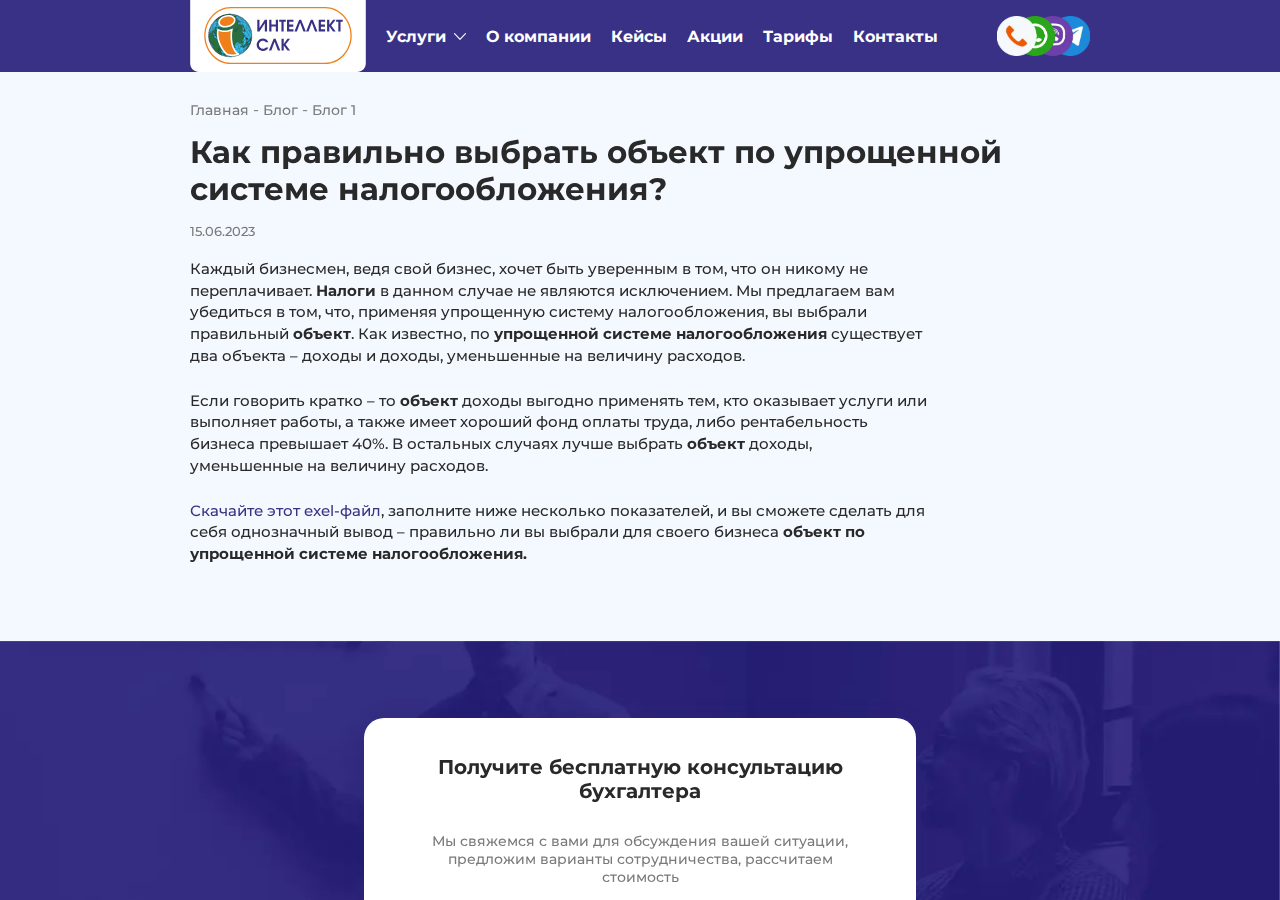
<file: blog-info.html>
<!DOCTYPE html>
<html lang="ru">

<head>
	<title>Блог</title>
	<meta charset="UTF-8">
	<meta name="format-detection" content="telephone=no">
	<link rel="stylesheet" href="css/style.css?_v=20231219022618">
	<!-- <meta name="robots" content="noindex, nofollow"> -->
	<meta name="viewport" content="width=device-width, initial-scale=1.0">

</head>

<body>

	<div class="wrapper">
		<header class="header">
			<div class="header__container">
				<a href="#" class="header__logo logo">
					<svg>
						<use href="img/icons/icons.svg#logo"></use>
					</svg>
				</a>
				<nav class="header__content">
					<ul class="header__menu">
						<li>
							<a href="#" class="header__link">
								<span>
									Услуги
								</span>
								<svg>
									<use href="img/icons/icons-mono.svg#arrow"></use>
								</svg>

							</a>
							<nav class="menu__sublist sublist">
								<div class="sublist__content">
									<div class="sublist__col">
										<div class="sublist__title">Бухгалтерские услуги
										</div>
										<ul class="sublist__list">
											<li>
												<a href="#" class="sublist__link">
													Бухгалтерские услуги
												</a>
											</li>
											<li>
												<a href="#" class="sublist__link">
													Главный бухгалтер
												</a>
											</li>
											<li>
												<a href="#" class="sublist__link">
													Ведение бухгалтерского учёта
												</a>
											</li>
											<li>
												<a href="#" class="sublist__link">
													Восстановление бухгалтерского учёта
												</a>
											</li>
											<li>
												<a href="#" class="sublist__link">
													Поиск главного бухгалтера
												</a>
											</li>
										</ul>
									</div>
									<div class="sublist__col">
										<div class="sublist__title">
											Аудиторские услуги
										</div>
										<nav class="sublist__list">
											<a href="#" class="sublist__link">
												Аудиторские услуги
											</a>
											<a href="#" class="sublist__link">
												Финансовый аудит
											</a>
											<a href="#" class="sublist__link">
												Налоговый аудит
											</a>
											<a href="#" class="sublist__link">
												Кадровый аудит
											</a>
											<a href="#" class="sublist__link">
												Главный бухгалтер
											</a>
										</nav>
									</div>
									<div class="sublist__col">
										<div class="sublist__title">
											Консультация и арбитраж
										</div>
										<nav class="sublist__list">
											<a href="#" class="sublist__link">
												Налоговые консультации
											</a>
											<a href="#" class="sublist__link">
												Налоговый консалтинг
											</a>
											<a href="#" class="sublist__link">
												Сопровождение проверок
											</a>
											<a href="#" class="sublist__link">
												Налоговый арбитраж
											</a>
										</nav>
									</div>
								</div>
							</nav>
						</li>
						<li>
							<a href="#" class="header__link">
								<span>
									О компании
								</span>

							</a>
						</li>
						<li>
							<a href="#" class="header__link">
								<span>
									Кейсы
								</span>
							</a>
						</li>
						<li>
							<a href="#" class="header__link">
								<span>
									Акции
								</span>
							</a>
						</li>
						<li>
							<a href="#" class="header__link">
								<span>
									Тарифы
								</span>
							</a>
						</li>
						<li>
							<a href="#" class="header__link">
								<span>
									Контакты
								</span>
							</a>
						</li>
					</ul>
				</nav>
				<div data-da=".header__menu, 992" class="header__links header-links">
					<a href="#" class="header-links__link">
						<picture><source srcset="img/contacts.webp" type="image/webp"><img src="img/contacts.png" alt=""></picture>
					</a>
					<div class="header-links__menu menu-links">
						<div class="menu-links__content">
							<a href="#" class="menu-links__close">
								<svg>
									<use href="img/icons/icons.svg#close"></use>
								</svg>
							</a>
							<div class="menu-links__title">
								Свяжитесь с нами
							</div>
							<div class="menu-links__button">
								<a href="#" class="menu-links__btn btn btn-purple">
									+ 7 (4012) 41 12 12
								</a>
							</div>
							<div class="menu-links__infs">
								<div class="menu-links__info">
									mail@intellekt-slk.ru
								</div>
								<div class="menu-links__info">
									Россия, Калининградская область г. Калининград ул. Уральская, 18, 4 этаж, офис 408 - 410
								</div>
							</div>
							<div class="menu-links__buttons">
								<a href="#" class="menu-links__link">
									<picture><source srcset="img/tg.webp" type="image/webp"><img src="img/tg.png" alt=""></picture>
								</a>
								<a href="#" class="menu-links__link">
									<picture><source srcset="img/wa.webp" type="image/webp"><img src="img/wa.png" alt=""></picture>
								</a>
								<a href="#" class="menu-links__link">
									<picture><source srcset="img/viber.webp" type="image/webp"><img src="img/viber.png" alt=""></picture>
								</a>
							</div>
						</div>
					</div>
				</div>

				<div class="icon-menu">
					<span></span>
				</div>
			</div>
		</header>

		<main class="main">
			<div class="main__head main-head">
				<div class="main-head__container">
					<ul class="main-head__bread">
						<li>
							<a href="#">
								Главная
							</a>
						</li>
						<li>
							<a href="#">
								Блог
							</a>
						</li>
						<li>
							<a href="#">
								Блог 1
							</a>
						</li>
					</ul>
					<h1 class="main-head__h1 title title-black">
						Как правильно выбрать объект по упрощенной системе налогообложения?
					</h1>
				</div>
			</div>
			<section class="main__section section-blogs section-blogs-info">
				<div class="section-blogs__container">
					<div class="section-blogs__content">
						<div class="section-blogs__col col-blogs">
							<article class="col-blogs__article col-blogs__article-info">
								<div class="col-blogs__date">
									15.06.2023
								</div>
								<div class="col-blogs__subtitle col-blogs__subtitle-info">
									<p>
										Каждый бизнесмен, ведя свой бизнес, хочет быть уверенным в том, что он никому не
										переплачивает. <b>Налоги</b> в данном случае не являются исключением. Мы
										предлагаем
										вам
										убедиться в том, что, применяя упрощенную систему налогообложения, вы выбрали
										правильный <b>объект</b>. Как известно, по <b>упрощенной системе
											налогообложения</b>
										существует
										два объекта – доходы и доходы, уменьшенные на величину расходов.
									</p>
									<p>
										Если говорить кратко – то <b>объект</b> доходы выгодно применять тем, кто
										оказывает
										услуги
										или выполняет работы, а также имеет хороший фонд оплаты труда, либо
										рентабельность
										бизнеса превышает 40%. В остальных случаях лучше выбрать <b>объект</b> доходы,
										уменьшенные
										на величину расходов.
									</p>
									<p>
										<a href="#">Скачайте этот exel-файл</a>, заполните ниже несколько показателей, и
										вы
										сможете сделать
										для себя однозначный вывод – правильно ли вы выбрали для своего бизнеса
										<b>объект по
											упрощенной системе налогообложения.</b>
									</p>
								</div>
							</article>
						</div>
					</div>
				</div>
			</section>
			<section class="main__section section-form">
				<div class="section-form__bg">
					<picture><source srcset="img/form-preview.webp" type="image/webp"><img src="img/form-preview.jpg" alt=""></picture>
				</div>
				<div class="section-form__container">
					<div class="section-form__content">
						<form action="#" class="section-form__form form">
							<div class="form__title title title-black">
								Получите бесплатную консультацию бухгалтера
							</div>
							<p class="form__subtitle subtitle subtitle-center">
								Мы свяжемся с вами для обсуждения вашей ситуации, предложим варианты сотрудничества,
								рассчитаем стоимость
							</p>
							<div class="form__inputs">
								<input type="text" placeholder="Ваше имя" class="form__input">
								<input type="text" placeholder="Введите номер телефона" class="form__input">
							</div>
							<div class="form__button">
								<button class="form__btn btn btn-orange">
									Получить консультацию
								</button>
							</div>
							<div class="form__agree">
								Отправляя форму Вы даете
								<a href="#">Согласие на обработку персональных данных</a>
							</div>
						</form>
					</div>
				</div>
			</section>
		</main>
		<footer class="footer">

			<div class="footer__head footer-head">
				<div class="footer-head__container">
					<div class="footer-head__content">
						<div class="footer-head__title">
							Начните работать <span> с профессионалами!</span>
						</div>
						<div class="footer-head__button">
							<a href="#" class="footer-head__btn btn btn-orange">
								Получить консультацию
							</a>

						</div>
						<a href="#" class="footer-head__icon">
							<picture><source srcset="img/contacts.webp" type="image/webp"><img src="img/contacts.png" alt=""></picture>
						</a>
					</div>
				</div>
			</div>
			<div class="footer__container">
				<div class="footer__content">
					<div class="footer__lists">
						<div class="footer__list footer-list footer-list-hidden">
							<div class="footer-list__title">
								Компания
							</div>
							<nav class="footer-list__list">
								<a href="#" class="footer-list__link">
									Наша команда
								</a>
								<a href="#" class="footer-list__link">
									Документы
								</a>
								<a href="#" class="footer-list__link">
									Договоры
								</a>
								<a href="#" class="footer-list__link">
									Отзывы
								</a>
								<a href="#" class="footer-list__link">
									Статьи
								</a>
								<a href="#" class="footer-list__link">
									Новости
								</a>
								<a href="#" class="footer-list__link">
									Контакты
								</a>
							</nav>
						</div>
						<div class="footer__list footer-list footer-list-hidden">
							<div class="footer-list__title">
								Бухгалтерские услуги
							</div>
							<nav class="footer-list__list">
								<a href="#" class="footer-list__link">
									Бухгалтерские услуги
								</a>
								<a href="#" class="footer-list__link">
									Главный бухгалтер
								</a>
								<a href="#" class="footer-list__link">
									Ведение бухгалтерского учёта
								</a>
								<a href="#" class="footer-list__link">
									Восстановление бухгалтерского учёта
								</a>
								<a href="#" class="footer-list__link">
									Поиск главного бухгалтера
								</a>
							</nav>
						</div>
						<div class="footer__list footer-list footer-list-hidden">
							<div class="footer-list__title">
								Аудиторские услуги
							</div>
							<nav class="footer-list__list">
								<a href="#" class="footer-list__link">
									Аудиторские услуги
								</a>
								<a href="#" class="footer-list__link">
									Финансовый аудит
								</a>
								<a href="#" class="footer-list__link">
									Налоговый аудит
								</a>
								<a href="#" class="footer-list__link">
									Кадровый аудит
								</a>
							</nav>
						</div>
						<div class="footer__list footer-list footer-list-hidden">
							<div class="footer-list__title">
								Консультация и арбитраж
							</div>
							<nav class="footer-list__list">
								<a href="#" class="footer-list__link">
									Налоговые консультации
								</a>
								<a href="#" class="footer-list__link">
									Налоговый консалтинг
								</a>
								<a href="#" class="footer-list__link">
									Сопровождение проверок
								</a>
								<a href="#" class="footer-list__link">
									Налоговый арбитраж
								</a>
							</nav>
						</div>
						<div class="footer__list footer-list">
							<div class="footer-list__title">
								Контакты
							</div>
							<nav class="footer-list__list">
								<a href="#" class="footer-list__link">
									+7 4012 41 12 12
								</a>
								<a href="#" class="footer-list__link">
									mail@intellekt-slk.ru
								</a>
								<a href="#" class="footer-list__link">
									Россия, Калининградская область г. Калининград ул. Уральская, 18 "МЕГА МАРКЕТ" 4-ый этаж,
									офис 408-410
								</a>
								<a href="#" class="footer-list__link">
									Пн. - Пт. 9.00 - 18.00 <br>Сб. - Вс. Выходной
								</a>
								<div href="#" class="footer-list__links">
									<a href="#" class="footer-list__link footer-list__link-vk">
										<svg>
											<use href="img/icons/icons-mono.svg#vk"></use>
										</svg>
									</a>
									<a href="#" class="footer-list__link footer-list__link-yt">
										<svg>
											<use href="img/icons/icons-mono.svg#yt"></use>
										</svg>
									</a>
								</div>
							</nav>
						</div>
					</div>
					<div class="footer__copyright">
						© 2008-2023 ООО «Бухгалтерское Бюро «Интеллект СЛК», ОГРН 1083925011720, ИНН
						3908600880, КПП 390601001. ОКВЭД 69.20.2 Деятельность по оказанию услуг в области бухгалтерского учета.
						69.10 Деятельность в области права. Не является публичной офертой, определяемой Статьей 437 (2) ГК РФ.
						Часть материалов взяты из открытых источников в сети Интернет. Запрещается копирование, распространение
						или любое иное использование текстов. Пользуясь сайтом Вы соглашаетесь на сбор обезличенных персональных
						данных через cookies. <a href="#">Политика обработки ПД</a>
					</div>
				</div>
			</div>
		</footer>
	</div>


	<script src="js/app.js?_v=20231219022618"></script>
</body>

</html>
</file>
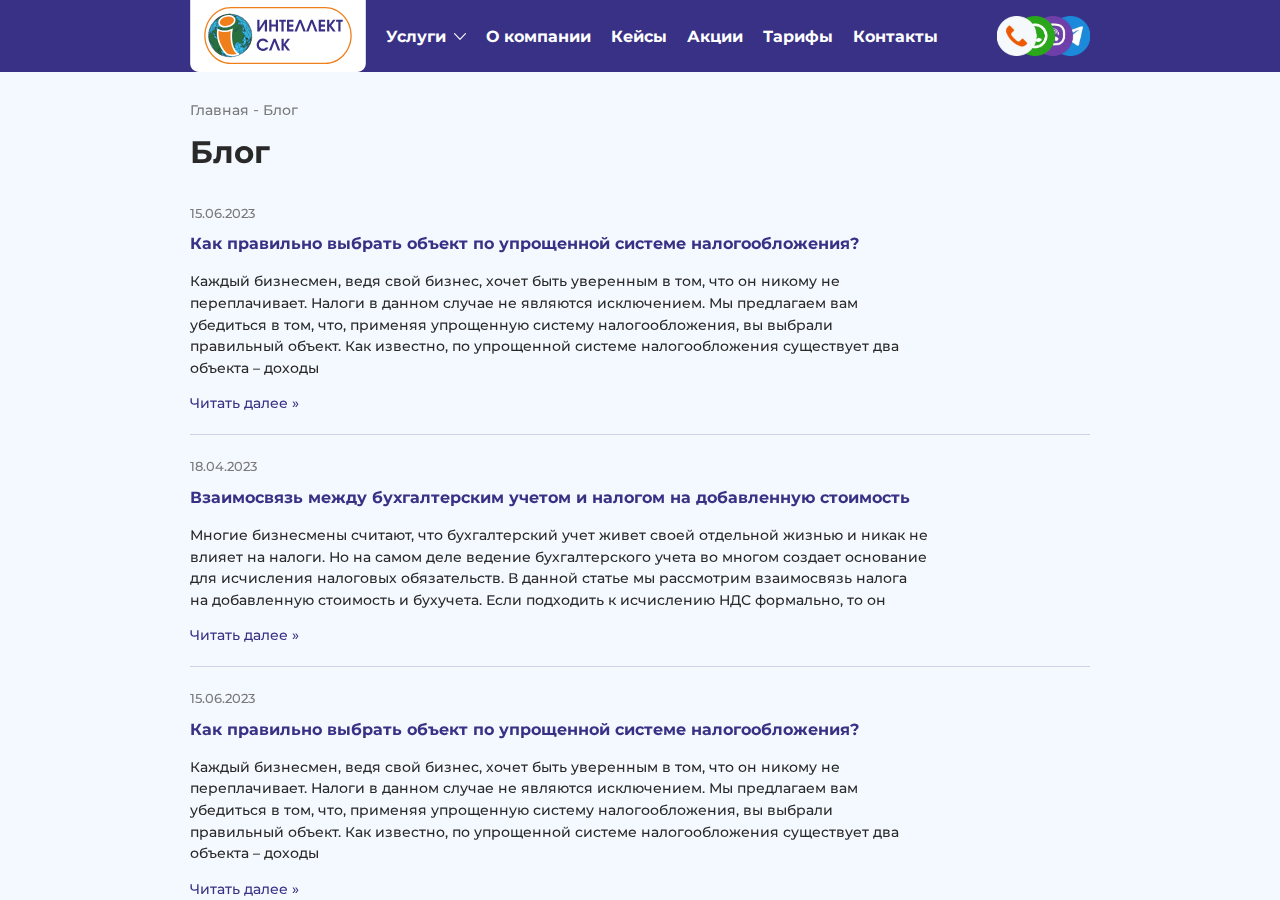
<file: blog.html>
<!DOCTYPE html>
<html lang="ru">

<head>
	<title>Блог</title>
	<meta charset="UTF-8">
	<meta name="format-detection" content="telephone=no">
	<link rel="stylesheet" href="css/style.css?_v=20231219022618">
	<!-- <meta name="robots" content="noindex, nofollow"> -->
	<meta name="viewport" content="width=device-width, initial-scale=1.0">

</head>

<body>

	<div class="wrapper">
		<header class="header">
			<div class="header__container">
				<a href="#" class="header__logo logo">
					<svg>
						<use href="img/icons/icons.svg#logo"></use>
					</svg>
				</a>
				<nav class="header__content">
					<ul class="header__menu">
						<li>
							<a href="#" class="header__link">
								<span>
									Услуги
								</span>
								<svg>
									<use href="img/icons/icons-mono.svg#arrow"></use>
								</svg>

							</a>
							<nav class="menu__sublist sublist">
								<div class="sublist__content">
									<div class="sublist__col">
										<div class="sublist__title">Бухгалтерские услуги
										</div>
										<ul class="sublist__list">
											<li>
												<a href="#" class="sublist__link">
													Бухгалтерские услуги
												</a>
											</li>
											<li>
												<a href="#" class="sublist__link">
													Главный бухгалтер
												</a>
											</li>
											<li>
												<a href="#" class="sublist__link">
													Ведение бухгалтерского учёта
												</a>
											</li>
											<li>
												<a href="#" class="sublist__link">
													Восстановление бухгалтерского учёта
												</a>
											</li>
											<li>
												<a href="#" class="sublist__link">
													Поиск главного бухгалтера
												</a>
											</li>
										</ul>
									</div>
									<div class="sublist__col">
										<div class="sublist__title">
											Аудиторские услуги
										</div>
										<nav class="sublist__list">
											<a href="#" class="sublist__link">
												Аудиторские услуги
											</a>
											<a href="#" class="sublist__link">
												Финансовый аудит
											</a>
											<a href="#" class="sublist__link">
												Налоговый аудит
											</a>
											<a href="#" class="sublist__link">
												Кадровый аудит
											</a>
											<a href="#" class="sublist__link">
												Главный бухгалтер
											</a>
										</nav>
									</div>
									<div class="sublist__col">
										<div class="sublist__title">
											Консультация и арбитраж
										</div>
										<nav class="sublist__list">
											<a href="#" class="sublist__link">
												Налоговые консультации
											</a>
											<a href="#" class="sublist__link">
												Налоговый консалтинг
											</a>
											<a href="#" class="sublist__link">
												Сопровождение проверок
											</a>
											<a href="#" class="sublist__link">
												Налоговый арбитраж
											</a>
										</nav>
									</div>
								</div>
							</nav>
						</li>
						<li>
							<a href="#" class="header__link">
								<span>
									О компании
								</span>

							</a>
						</li>
						<li>
							<a href="#" class="header__link">
								<span>
									Кейсы
								</span>
							</a>
						</li>
						<li>
							<a href="#" class="header__link">
								<span>
									Акции
								</span>
							</a>
						</li>
						<li>
							<a href="#" class="header__link">
								<span>
									Тарифы
								</span>
							</a>
						</li>
						<li>
							<a href="#" class="header__link">
								<span>
									Контакты
								</span>
							</a>
						</li>
					</ul>
				</nav>
				<div data-da=".header__menu, 992" class="header__links header-links">
					<a href="#" class="header-links__link">
						<picture><source srcset="img/contacts.webp" type="image/webp"><img src="img/contacts.png" alt=""></picture>
					</a>
					<div class="header-links__menu menu-links">
						<div class="menu-links__content">
							<a href="#" class="menu-links__close">
								<svg>
									<use href="img/icons/icons.svg#close"></use>
								</svg>
							</a>
							<div class="menu-links__title">
								Свяжитесь с нами
							</div>
							<div class="menu-links__button">
								<a href="#" class="menu-links__btn btn btn-purple">
									+ 7 (4012) 41 12 12
								</a>
							</div>
							<div class="menu-links__infs">
								<div class="menu-links__info">
									mail@intellekt-slk.ru
								</div>
								<div class="menu-links__info">
									Россия, Калининградская область г. Калининград ул. Уральская, 18, 4 этаж, офис 408 - 410
								</div>
							</div>
							<div class="menu-links__buttons">
								<a href="#" class="menu-links__link">
									<picture><source srcset="img/tg.webp" type="image/webp"><img src="img/tg.png" alt=""></picture>
								</a>
								<a href="#" class="menu-links__link">
									<picture><source srcset="img/wa.webp" type="image/webp"><img src="img/wa.png" alt=""></picture>
								</a>
								<a href="#" class="menu-links__link">
									<picture><source srcset="img/viber.webp" type="image/webp"><img src="img/viber.png" alt=""></picture>
								</a>
							</div>
						</div>
					</div>
				</div>

				<div class="icon-menu">
					<span></span>
				</div>
			</div>
		</header>

		<main class="main">
			<div class="main__head main-head">
				<div class="main-head__container">
					<ul class="main-head__bread">
						<li>
							<a href="#">
								Главная
							</a>
						</li>
						<li>
							<a href="#">
								Блог
							</a>
						</li>
					</ul>
					<h1 class="main-head__h1 title title-black">
						Блог
					</h1>
				</div>
			</div>
			<section class="main__section section-blogs">
				<div class="section-blogs__container">
					<div class="section-blogs__content">
						<div class="section-blogs__col col-blogs">
							<article class="col-blogs__article">
								<div class="col-blogs__date">
									15.06.2023
								</div>
								<div class="col-blogs__title">
									Как правильно выбрать объект по упрощенной системе налогообложения?
								</div>
								<p class="col-blogs__subtitle">
									Каждый бизнесмен, ведя свой бизнес, хочет быть уверенным в том, что он никому не
									переплачивает. Налоги в данном случае не являются исключением. Мы предлагаем вам
									убедиться в том, что, применяя упрощенную систему налогообложения, вы выбрали
									правильный объект. Как известно, по упрощенной системе налогообложения существует
									два объекта – доходы
								</p>
								<div class="col-blogs__link">
									<a href="#">
										Читать далее »
									</a>
								</div>
							</article>
							<article class="col-blogs__article">
								<div class="col-blogs__date">
									18.04.2023
								</div>
								<div class="col-blogs__title">
									Взаимосвязь между бухгалтерским учетом и налогом на добавленную стоимость
								</div>
								<p class="col-blogs__subtitle">
									Многие бизнесмены считают, что бухгалтерский учет живет своей отдельной жизнью и
									никак не влияет на налоги. Но на самом деле ведение бухгалтерского учета во многом
									создает основание для исчисления налоговых обязательств. В данной статье мы
									рассмотрим взаимосвязь налога на добавленную стоимость и бухучета. Если подходить к
									исчислению НДС формально, то он
								</p>
								<div class="col-blogs__link">
									<a href="#">
										Читать далее »
									</a>
								</div>
							</article>
							<article class="col-blogs__article">
								<div class="col-blogs__date">
									15.06.2023
								</div>
								<div class="col-blogs__title">
									Как правильно выбрать объект по упрощенной системе налогообложения?
								</div>
								<p class="col-blogs__subtitle">
									Каждый бизнесмен, ведя свой бизнес, хочет быть уверенным в том, что он никому не
									переплачивает. Налоги в данном случае не являются исключением. Мы предлагаем вам
									убедиться в том, что, применяя упрощенную систему налогообложения, вы выбрали
									правильный объект. Как известно, по упрощенной системе налогообложения существует
									два объекта – доходы
								</p>
								<div class="col-blogs__link">
									<a href="#">
										Читать далее »
									</a>
								</div>
							</article>
							<article class="col-blogs__article">
								<div class="col-blogs__date">
									18.04.2023
								</div>
								<div class="col-blogs__title">
									Взаимосвязь между бухгалтерским учетом и налогом на добавленную стоимость
								</div>
								<p class="col-blogs__subtitle">
									Многие бизнесмены считают, что бухгалтерский учет живет своей отдельной жизнью и
									никак не влияет на налоги. Но на самом деле ведение бухгалтерского учета во многом
									создает основание для исчисления налоговых обязательств. В данной статье мы
									рассмотрим взаимосвязь налога на добавленную стоимость и бухучета. Если подходить к
									исчислению НДС формально, то он
								</p>
								<div class="col-blogs__link">
									<a href="#">
										Читать далее »
									</a>
								</div>
							</article>
						</div>
						<div class="section-blogs__pages pages">
							<a href="#" class="pages__num active">
								1
							</a>
							<a href="#" class="pages__num">
								2
							</a>
							<a href="#" class="pages__num">
								3
							</a>
							<a href="#" class="pages__num more">
								...
							</a>
							<a href="#" class="pages__num">
								5
							</a>
							<a href="#" class="pages__num">
								6
							</a>
						</div>
					</div>
				</div>
			</section>
			<section class="main__section section-form">
				<div class="section-form__bg">
					<picture><source srcset="img/form-preview.webp" type="image/webp"><img src="img/form-preview.jpg" alt=""></picture>
				</div>
				<div class="section-form__container">
					<div class="section-form__content">
						<form action="#" class="section-form__form form">
							<div class="form__title title title-black">
								Получите бесплатную консультацию бухгалтера
							</div>
							<p class="form__subtitle subtitle subtitle-center">
								Мы свяжемся с вами для обсуждения вашей ситуации, предложим варианты сотрудничества,
								рассчитаем стоимость
							</p>
							<div class="form__inputs">
								<input type="text" placeholder="Ваше имя" class="form__input">
								<input type="text" placeholder="Введите номер телефона" class="form__input">
							</div>
							<div class="form__button">
								<button class="form__btn btn btn-orange">
									Получить консультацию
								</button>
							</div>
							<div class="form__agree">
								Отправляя форму Вы даете
								<a href="#">Согласие на обработку персональных данных</a>
							</div>
						</form>
					</div>
				</div>
			</section>
		</main>
		<footer class="footer">

			<div class="footer__head footer-head">
				<div class="footer-head__container">
					<div class="footer-head__content">
						<div class="footer-head__title">
							Начните работать <span> с профессионалами!</span>
						</div>
						<div class="footer-head__button">
							<a href="#" class="footer-head__btn btn btn-orange">
								Получить консультацию
							</a>

						</div>
						<a href="#" class="footer-head__icon">
							<picture><source srcset="img/contacts.webp" type="image/webp"><img src="img/contacts.png" alt=""></picture>
						</a>
					</div>
				</div>
			</div>
			<div class="footer__container">
				<div class="footer__content">
					<div class="footer__lists">
						<div class="footer__list footer-list footer-list-hidden">
							<div class="footer-list__title">
								Компания
							</div>
							<nav class="footer-list__list">
								<a href="#" class="footer-list__link">
									Наша команда
								</a>
								<a href="#" class="footer-list__link">
									Документы
								</a>
								<a href="#" class="footer-list__link">
									Договоры
								</a>
								<a href="#" class="footer-list__link">
									Отзывы
								</a>
								<a href="#" class="footer-list__link">
									Статьи
								</a>
								<a href="#" class="footer-list__link">
									Новости
								</a>
								<a href="#" class="footer-list__link">
									Контакты
								</a>
							</nav>
						</div>
						<div class="footer__list footer-list footer-list-hidden">
							<div class="footer-list__title">
								Бухгалтерские услуги
							</div>
							<nav class="footer-list__list">
								<a href="#" class="footer-list__link">
									Бухгалтерские услуги
								</a>
								<a href="#" class="footer-list__link">
									Главный бухгалтер
								</a>
								<a href="#" class="footer-list__link">
									Ведение бухгалтерского учёта
								</a>
								<a href="#" class="footer-list__link">
									Восстановление бухгалтерского учёта
								</a>
								<a href="#" class="footer-list__link">
									Поиск главного бухгалтера
								</a>
							</nav>
						</div>
						<div class="footer__list footer-list footer-list-hidden">
							<div class="footer-list__title">
								Аудиторские услуги
							</div>
							<nav class="footer-list__list">
								<a href="#" class="footer-list__link">
									Аудиторские услуги
								</a>
								<a href="#" class="footer-list__link">
									Финансовый аудит
								</a>
								<a href="#" class="footer-list__link">
									Налоговый аудит
								</a>
								<a href="#" class="footer-list__link">
									Кадровый аудит
								</a>
							</nav>
						</div>
						<div class="footer__list footer-list footer-list-hidden">
							<div class="footer-list__title">
								Консультация и арбитраж
							</div>
							<nav class="footer-list__list">
								<a href="#" class="footer-list__link">
									Налоговые консультации
								</a>
								<a href="#" class="footer-list__link">
									Налоговый консалтинг
								</a>
								<a href="#" class="footer-list__link">
									Сопровождение проверок
								</a>
								<a href="#" class="footer-list__link">
									Налоговый арбитраж
								</a>
							</nav>
						</div>
						<div class="footer__list footer-list">
							<div class="footer-list__title">
								Контакты
							</div>
							<nav class="footer-list__list">
								<a href="#" class="footer-list__link">
									+7 4012 41 12 12
								</a>
								<a href="#" class="footer-list__link">
									mail@intellekt-slk.ru
								</a>
								<a href="#" class="footer-list__link">
									Россия, Калининградская область г. Калининград ул. Уральская, 18 "МЕГА МАРКЕТ" 4-ый этаж,
									офис 408-410
								</a>
								<a href="#" class="footer-list__link">
									Пн. - Пт. 9.00 - 18.00 <br>Сб. - Вс. Выходной
								</a>
								<div href="#" class="footer-list__links">
									<a href="#" class="footer-list__link footer-list__link-vk">
										<svg>
											<use href="img/icons/icons-mono.svg#vk"></use>
										</svg>
									</a>
									<a href="#" class="footer-list__link footer-list__link-yt">
										<svg>
											<use href="img/icons/icons-mono.svg#yt"></use>
										</svg>
									</a>
								</div>
							</nav>
						</div>
					</div>
					<div class="footer__copyright">
						© 2008-2023 ООО «Бухгалтерское Бюро «Интеллект СЛК», ОГРН 1083925011720, ИНН
						3908600880, КПП 390601001. ОКВЭД 69.20.2 Деятельность по оказанию услуг в области бухгалтерского учета.
						69.10 Деятельность в области права. Не является публичной офертой, определяемой Статьей 437 (2) ГК РФ.
						Часть материалов взяты из открытых источников в сети Интернет. Запрещается копирование, распространение
						или любое иное использование текстов. Пользуясь сайтом Вы соглашаетесь на сбор обезличенных персональных
						данных через cookies. <a href="#">Политика обработки ПД</a>
					</div>
				</div>
			</div>
		</footer>
	</div>


	<script src="js/app.js?_v=20231219022618"></script>
</body>

</html>
</file>
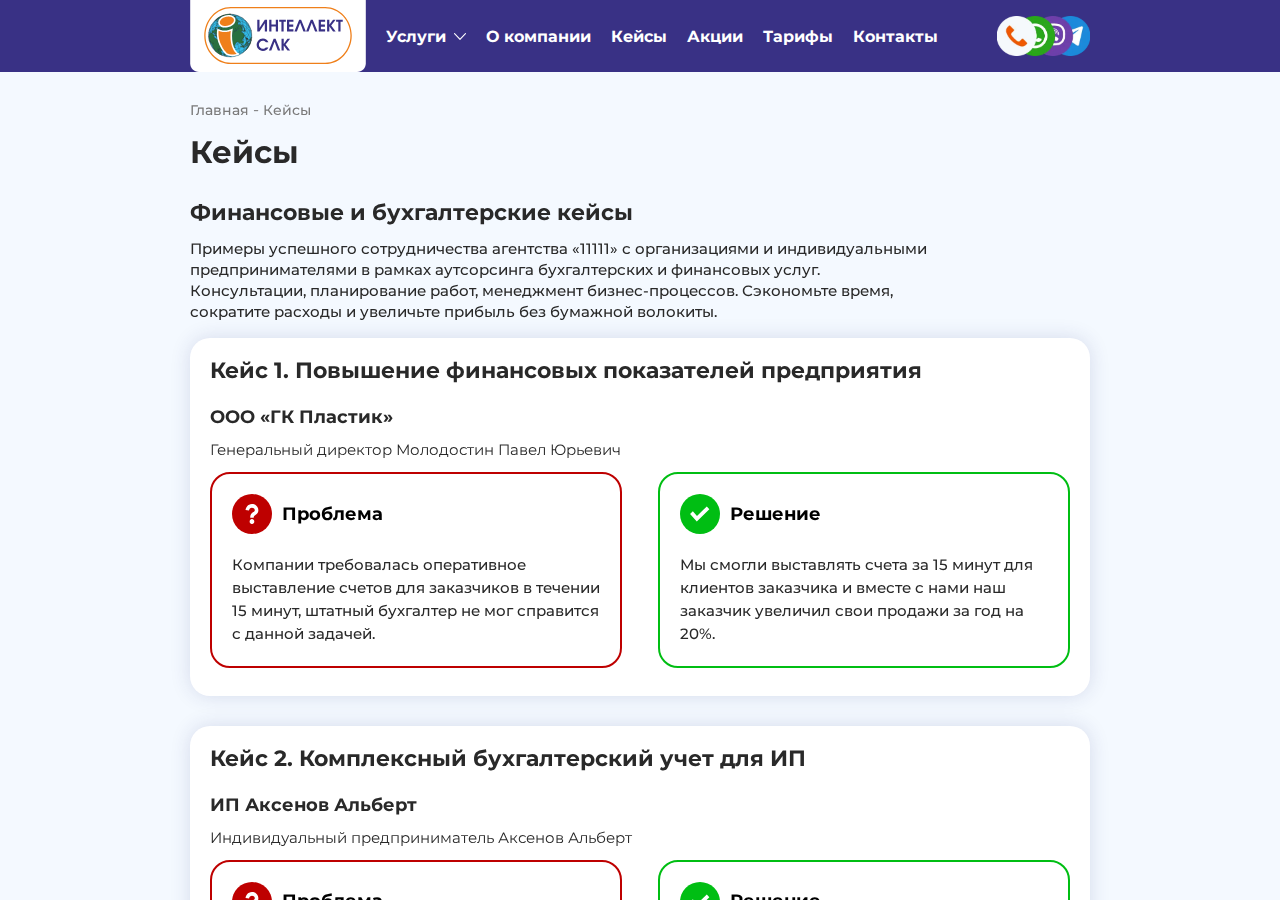
<file: cases.html>
<!DOCTYPE html>
<html lang="ru">

<head>
	<title>Кейсы</title>
	<meta charset="UTF-8">
	<meta name="format-detection" content="telephone=no">
	<link rel="stylesheet" href="css/style.css?_v=20231219022618">
	<!-- <meta name="robots" content="noindex, nofollow"> -->
	<meta name="viewport" content="width=device-width, initial-scale=1.0">

</head>

<body>

	<div class="wrapper">
		<header class="header">
			<div class="header__container">
				<a href="#" class="header__logo logo">
					<svg>
						<use href="img/icons/icons.svg#logo"></use>
					</svg>
				</a>
				<nav class="header__content">
					<ul class="header__menu">
						<li>
							<a href="#" class="header__link">
								<span>
									Услуги
								</span>
								<svg>
									<use href="img/icons/icons-mono.svg#arrow"></use>
								</svg>

							</a>
							<nav class="menu__sublist sublist">
								<div class="sublist__content">
									<div class="sublist__col">
										<div class="sublist__title">Бухгалтерские услуги
										</div>
										<ul class="sublist__list">
											<li>
												<a href="#" class="sublist__link">
													Бухгалтерские услуги
												</a>
											</li>
											<li>
												<a href="#" class="sublist__link">
													Главный бухгалтер
												</a>
											</li>
											<li>
												<a href="#" class="sublist__link">
													Ведение бухгалтерского учёта
												</a>
											</li>
											<li>
												<a href="#" class="sublist__link">
													Восстановление бухгалтерского учёта
												</a>
											</li>
											<li>
												<a href="#" class="sublist__link">
													Поиск главного бухгалтера
												</a>
											</li>
										</ul>
									</div>
									<div class="sublist__col">
										<div class="sublist__title">
											Аудиторские услуги
										</div>
										<nav class="sublist__list">
											<a href="#" class="sublist__link">
												Аудиторские услуги
											</a>
											<a href="#" class="sublist__link">
												Финансовый аудит
											</a>
											<a href="#" class="sublist__link">
												Налоговый аудит
											</a>
											<a href="#" class="sublist__link">
												Кадровый аудит
											</a>
											<a href="#" class="sublist__link">
												Главный бухгалтер
											</a>
										</nav>
									</div>
									<div class="sublist__col">
										<div class="sublist__title">
											Консультация и арбитраж
										</div>
										<nav class="sublist__list">
											<a href="#" class="sublist__link">
												Налоговые консультации
											</a>
											<a href="#" class="sublist__link">
												Налоговый консалтинг
											</a>
											<a href="#" class="sublist__link">
												Сопровождение проверок
											</a>
											<a href="#" class="sublist__link">
												Налоговый арбитраж
											</a>
										</nav>
									</div>
								</div>
							</nav>
						</li>
						<li>
							<a href="#" class="header__link">
								<span>
									О компании
								</span>

							</a>
						</li>
						<li>
							<a href="#" class="header__link">
								<span>
									Кейсы
								</span>
							</a>
						</li>
						<li>
							<a href="#" class="header__link">
								<span>
									Акции
								</span>
							</a>
						</li>
						<li>
							<a href="#" class="header__link">
								<span>
									Тарифы
								</span>
							</a>
						</li>
						<li>
							<a href="#" class="header__link">
								<span>
									Контакты
								</span>
							</a>
						</li>
					</ul>
				</nav>
				<div data-da=".header__menu, 992" class="header__links header-links">
					<a href="#" class="header-links__link">
						<picture><source srcset="img/contacts.webp" type="image/webp"><img src="img/contacts.png" alt=""></picture>
					</a>
					<div class="header-links__menu menu-links">
						<div class="menu-links__content">
							<a href="#" class="menu-links__close">
								<svg>
									<use href="img/icons/icons.svg#close"></use>
								</svg>
							</a>
							<div class="menu-links__title">
								Свяжитесь с нами
							</div>
							<div class="menu-links__button">
								<a href="#" class="menu-links__btn btn btn-purple">
									+ 7 (4012) 41 12 12
								</a>
							</div>
							<div class="menu-links__infs">
								<div class="menu-links__info">
									mail@intellekt-slk.ru
								</div>
								<div class="menu-links__info">
									Россия, Калининградская область г. Калининград ул. Уральская, 18, 4 этаж, офис 408 - 410
								</div>
							</div>
							<div class="menu-links__buttons">
								<a href="#" class="menu-links__link">
									<picture><source srcset="img/tg.webp" type="image/webp"><img src="img/tg.png" alt=""></picture>
								</a>
								<a href="#" class="menu-links__link">
									<picture><source srcset="img/wa.webp" type="image/webp"><img src="img/wa.png" alt=""></picture>
								</a>
								<a href="#" class="menu-links__link">
									<picture><source srcset="img/viber.webp" type="image/webp"><img src="img/viber.png" alt=""></picture>
								</a>
							</div>
						</div>
					</div>
				</div>

				<div class="icon-menu">
					<span></span>
				</div>
			</div>
		</header>

		<main class="main">
			<div class="main__head main-head">
				<div class="main-head__container">
					<ul class="main-head__bread">
						<li>
							<a href="#">
								Главная
							</a>
						</li>
						<li>
							<a href="#">
								Кейсы
							</a>
						</li>
					</ul>
					<h1 class="main-head__h1 title title-black">
						Кейсы
					</h1>
				</div>
			</div>

			<section class="main__section section-cases">
				<div class="section-cases__container">
					<div class="section-cases__content">
						<div class="section-cases__head">
							<h3>
								Финансовые и бухгалтерские кейсы
							</h3>
							<p class="section-cases__subtitle">
								Примеры успешного сотрудничества агентства «11111» с организациями и индивидуальными
								предпринимателями в рамках аутсорсинга бухгалтерских и финансовых услуг. Консультации,
								планирование работ, менеджмент бизнес-процессов. Сэкономьте время, сократите расходы и
								увеличьте прибыль без бумажной волокиты.
							</p>
						</div>
						<div class="section-cases__cases cases">
							<div class="cases__case case">
								<div class="case__content">
									<div class="case__title">
										Кейс 1. Повышение финансовых показателей предприятия
									</div>
									<div class="case__company">
										ООО «ГК Пластик»
									</div>
									<div class="case__name">
										Генеральный директор Молодостин Павел Юрьевич
									</div>
									<div class="case__row">
										<div class="case__item item-case">
											<div class="item-case__head">
												<div class="item-case__icon">
													<svg>
														<use href="img/icons/icons.svg#problem"></use>
													</svg>
												</div>
												<span>
													Проблема
												</span>
											</div>
											<p class="item-case__p">
												Компании требовалась оперативное выставление счетов для заказчиков в
												течении 15 минут, штатный бухгалтер не мог справится с данной задачей.
											</p>
										</div>
										<div class="case__item item-case item-case-decision">
											<div class="item-case__head">
												<div class="item-case__icon">
													<svg>
														<use href="img/icons/icons.svg#decision"></use>
													</svg>
												</div>
												<span>
													Решение
												</span>
											</div>
											<p class="item-case__p">
												Мы смогли выставлять счета за 15 минут для клиентов заказчика и вместе с
												нами наш заказчик увеличил свои продажи за год на 20%.
											</p>
										</div>
									</div>
								</div>
							</div>
							<div class="cases__case case">
								<div class="case__content">
									<div class="case__title">
										Кейс 2. Комплексный бухгалтерский учет для ИП
									</div>
									<div class="case__company">
										ИП Аксенов Альберт
									</div>
									<div class="case__name">
										Индивидуальный предприниматель Аксенов Альберт
									</div>
									<div class="case__row">
										<div class="case__item item-case">
											<div class="item-case__head">
												<div class="item-case__icon">
													<svg>
														<use href="img/icons/icons.svg#problem"></use>
													</svg>
												</div>
												<span>
													Проблема
												</span>
											</div>
											<p class="item-case__p">
												Клиент платил удаленному бухгалтеру для формирования и сдачи отчетности
												30 000 руб/мес, а так же выплачивал штатному специалисту для выставления
												и обработки первичной документации 45 000.
											</p>
										</div>
										<div class="case__item item-case item-case-decision">
											<div class="item-case__head">
												<div class="item-case__icon">
													<svg>
														<use href="img/icons/icons.svg#decision"></use>
													</svg>
												</div>
												<span>
													Решение
												</span>
											</div>
											<p class="item-case__p">
												«Копилка» смогла предложить комплексный сервис бухучета за 55 000 рублей
												в месяц, что позволило клиенту экономить 20 000 рублей в месяц.
											</p>
										</div>
									</div>
								</div>
							</div>
						</div>
					</div>
				</div>
			</section>


			<section class="main__section section-form">
				<div class="section-form__bg">
					<picture><source srcset="img/form-preview.webp" type="image/webp"><img src="img/form-preview.jpg" alt=""></picture>
				</div>
				<div class="section-form__container">
					<div class="section-form__content">
						<form action="#" class="section-form__form form">
							<div class="form__title title title-black">
								Получите бесплатную консультацию бухгалтера
							</div>
							<p class="form__subtitle subtitle subtitle-center">
								Мы свяжемся с вами для обсуждения вашей ситуации, предложим варианты сотрудничества,
								рассчитаем стоимость
							</p>
							<div class="form__inputs">
								<input type="text" placeholder="Ваше имя" class="form__input">
								<input type="text" placeholder="Введите номер телефона" class="form__input">
							</div>
							<div class="form__button">
								<button class="form__btn btn btn-orange">
									Получить консультацию
								</button>
							</div>
							<div class="form__agree">
								Отправляя форму Вы даете
								<a href="#">Согласие на обработку персональных данных</a>
							</div>
						</form>
					</div>
				</div>
			</section>
		</main>
		<footer class="footer">

			<div class="footer__head footer-head">
				<div class="footer-head__container">
					<div class="footer-head__content">
						<div class="footer-head__title">
							Начните работать <span> с профессионалами!</span>
						</div>
						<div class="footer-head__button">
							<a href="#" class="footer-head__btn btn btn-orange">
								Получить консультацию
							</a>

						</div>
						<a href="#" class="footer-head__icon">
							<picture><source srcset="img/contacts.webp" type="image/webp"><img src="img/contacts.png" alt=""></picture>
						</a>
					</div>
				</div>
			</div>
			<div class="footer__container">
				<div class="footer__content">
					<div class="footer__lists">
						<div class="footer__list footer-list footer-list-hidden">
							<div class="footer-list__title">
								Компания
							</div>
							<nav class="footer-list__list">
								<a href="#" class="footer-list__link">
									Наша команда
								</a>
								<a href="#" class="footer-list__link">
									Документы
								</a>
								<a href="#" class="footer-list__link">
									Договоры
								</a>
								<a href="#" class="footer-list__link">
									Отзывы
								</a>
								<a href="#" class="footer-list__link">
									Статьи
								</a>
								<a href="#" class="footer-list__link">
									Новости
								</a>
								<a href="#" class="footer-list__link">
									Контакты
								</a>
							</nav>
						</div>
						<div class="footer__list footer-list footer-list-hidden">
							<div class="footer-list__title">
								Бухгалтерские услуги
							</div>
							<nav class="footer-list__list">
								<a href="#" class="footer-list__link">
									Бухгалтерские услуги
								</a>
								<a href="#" class="footer-list__link">
									Главный бухгалтер
								</a>
								<a href="#" class="footer-list__link">
									Ведение бухгалтерского учёта
								</a>
								<a href="#" class="footer-list__link">
									Восстановление бухгалтерского учёта
								</a>
								<a href="#" class="footer-list__link">
									Поиск главного бухгалтера
								</a>
							</nav>
						</div>
						<div class="footer__list footer-list footer-list-hidden">
							<div class="footer-list__title">
								Аудиторские услуги
							</div>
							<nav class="footer-list__list">
								<a href="#" class="footer-list__link">
									Аудиторские услуги
								</a>
								<a href="#" class="footer-list__link">
									Финансовый аудит
								</a>
								<a href="#" class="footer-list__link">
									Налоговый аудит
								</a>
								<a href="#" class="footer-list__link">
									Кадровый аудит
								</a>
							</nav>
						</div>
						<div class="footer__list footer-list footer-list-hidden">
							<div class="footer-list__title">
								Консультация и арбитраж
							</div>
							<nav class="footer-list__list">
								<a href="#" class="footer-list__link">
									Налоговые консультации
								</a>
								<a href="#" class="footer-list__link">
									Налоговый консалтинг
								</a>
								<a href="#" class="footer-list__link">
									Сопровождение проверок
								</a>
								<a href="#" class="footer-list__link">
									Налоговый арбитраж
								</a>
							</nav>
						</div>
						<div class="footer__list footer-list">
							<div class="footer-list__title">
								Контакты
							</div>
							<nav class="footer-list__list">
								<a href="#" class="footer-list__link">
									+7 4012 41 12 12
								</a>
								<a href="#" class="footer-list__link">
									mail@intellekt-slk.ru
								</a>
								<a href="#" class="footer-list__link">
									Россия, Калининградская область г. Калининград ул. Уральская, 18 "МЕГА МАРКЕТ" 4-ый этаж,
									офис 408-410
								</a>
								<a href="#" class="footer-list__link">
									Пн. - Пт. 9.00 - 18.00 <br>Сб. - Вс. Выходной
								</a>
								<div href="#" class="footer-list__links">
									<a href="#" class="footer-list__link footer-list__link-vk">
										<svg>
											<use href="img/icons/icons-mono.svg#vk"></use>
										</svg>
									</a>
									<a href="#" class="footer-list__link footer-list__link-yt">
										<svg>
											<use href="img/icons/icons-mono.svg#yt"></use>
										</svg>
									</a>
								</div>
							</nav>
						</div>
					</div>
					<div class="footer__copyright">
						© 2008-2023 ООО «Бухгалтерское Бюро «Интеллект СЛК», ОГРН 1083925011720, ИНН
						3908600880, КПП 390601001. ОКВЭД 69.20.2 Деятельность по оказанию услуг в области бухгалтерского учета.
						69.10 Деятельность в области права. Не является публичной офертой, определяемой Статьей 437 (2) ГК РФ.
						Часть материалов взяты из открытых источников в сети Интернет. Запрещается копирование, распространение
						или любое иное использование текстов. Пользуясь сайтом Вы соглашаетесь на сбор обезличенных персональных
						данных через cookies. <a href="#">Политика обработки ПД</a>
					</div>
				</div>
			</div>
		</footer>
	</div>


	<script src="js/app.js?_v=20231219022618"></script>
</body>

</html>
</file>
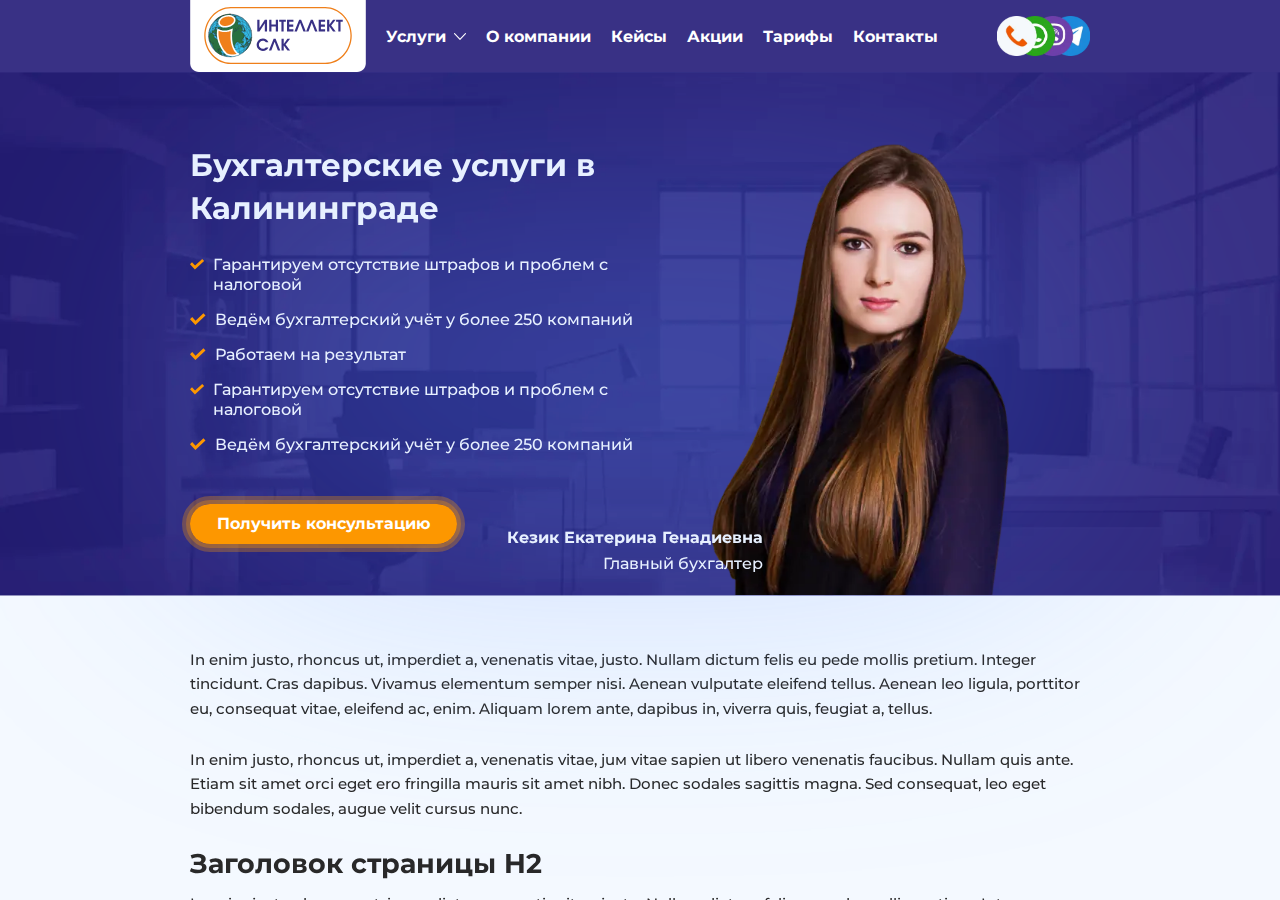
<file: inside.html>
<!DOCTYPE html>
<html lang="ru">

<head>
	<title>Внутряк</title>
	<meta charset="UTF-8">
	<meta name="format-detection" content="telephone=no">
	<link rel="stylesheet" href="css/style.css?_v=20231219022618">
	<!-- <meta name="robots" content="noindex, nofollow"> -->
	<meta name="viewport" content="width=device-width, initial-scale=1.0">

</head>

<body>

	<div class="wrapper">
		<header class="header">
			<div class="header__container">
				<a href="#" class="header__logo logo">
					<svg>
						<use href="img/icons/icons.svg#logo"></use>
					</svg>
				</a>
				<nav class="header__content">
					<ul class="header__menu">
						<li>
							<a href="#" class="header__link">
								<span>
									Услуги
								</span>
								<svg>
									<use href="img/icons/icons-mono.svg#arrow"></use>
								</svg>

							</a>
							<nav class="menu__sublist sublist">
								<div class="sublist__content">
									<div class="sublist__col">
										<div class="sublist__title">Бухгалтерские услуги
										</div>
										<ul class="sublist__list">
											<li>
												<a href="#" class="sublist__link">
													Бухгалтерские услуги
												</a>
											</li>
											<li>
												<a href="#" class="sublist__link">
													Главный бухгалтер
												</a>
											</li>
											<li>
												<a href="#" class="sublist__link">
													Ведение бухгалтерского учёта
												</a>
											</li>
											<li>
												<a href="#" class="sublist__link">
													Восстановление бухгалтерского учёта
												</a>
											</li>
											<li>
												<a href="#" class="sublist__link">
													Поиск главного бухгалтера
												</a>
											</li>
										</ul>
									</div>
									<div class="sublist__col">
										<div class="sublist__title">
											Аудиторские услуги
										</div>
										<nav class="sublist__list">
											<a href="#" class="sublist__link">
												Аудиторские услуги
											</a>
											<a href="#" class="sublist__link">
												Финансовый аудит
											</a>
											<a href="#" class="sublist__link">
												Налоговый аудит
											</a>
											<a href="#" class="sublist__link">
												Кадровый аудит
											</a>
											<a href="#" class="sublist__link">
												Главный бухгалтер
											</a>
										</nav>
									</div>
									<div class="sublist__col">
										<div class="sublist__title">
											Консультация и арбитраж
										</div>
										<nav class="sublist__list">
											<a href="#" class="sublist__link">
												Налоговые консультации
											</a>
											<a href="#" class="sublist__link">
												Налоговый консалтинг
											</a>
											<a href="#" class="sublist__link">
												Сопровождение проверок
											</a>
											<a href="#" class="sublist__link">
												Налоговый арбитраж
											</a>
										</nav>
									</div>
								</div>
							</nav>
						</li>
						<li>
							<a href="#" class="header__link">
								<span>
									О компании
								</span>

							</a>
						</li>
						<li>
							<a href="#" class="header__link">
								<span>
									Кейсы
								</span>
							</a>
						</li>
						<li>
							<a href="#" class="header__link">
								<span>
									Акции
								</span>
							</a>
						</li>
						<li>
							<a href="#" class="header__link">
								<span>
									Тарифы
								</span>
							</a>
						</li>
						<li>
							<a href="#" class="header__link">
								<span>
									Контакты
								</span>
							</a>
						</li>
					</ul>
				</nav>
				<div data-da=".header__menu, 992" class="header__links header-links">
					<a href="#" class="header-links__link">
						<picture><source srcset="img/contacts.webp" type="image/webp"><img src="img/contacts.png" alt=""></picture>
					</a>
					<div class="header-links__menu menu-links">
						<div class="menu-links__content">
							<a href="#" class="menu-links__close">
								<svg>
									<use href="img/icons/icons.svg#close"></use>
								</svg>
							</a>
							<div class="menu-links__title">
								Свяжитесь с нами
							</div>
							<div class="menu-links__button">
								<a href="#" class="menu-links__btn btn btn-purple">
									+ 7 (4012) 41 12 12
								</a>
							</div>
							<div class="menu-links__infs">
								<div class="menu-links__info">
									mail@intellekt-slk.ru
								</div>
								<div class="menu-links__info">
									Россия, Калининградская область г. Калининград ул. Уральская, 18, 4 этаж, офис 408 - 410
								</div>
							</div>
							<div class="menu-links__buttons">
								<a href="#" class="menu-links__link">
									<picture><source srcset="img/tg.webp" type="image/webp"><img src="img/tg.png" alt=""></picture>
								</a>
								<a href="#" class="menu-links__link">
									<picture><source srcset="img/wa.webp" type="image/webp"><img src="img/wa.png" alt=""></picture>
								</a>
								<a href="#" class="menu-links__link">
									<picture><source srcset="img/viber.webp" type="image/webp"><img src="img/viber.png" alt=""></picture>
								</a>
							</div>
						</div>
					</div>
				</div>

				<div class="icon-menu">
					<span></span>
				</div>
			</div>
		</header>

		<main class="main">
			<section class="main__section section-main section-main-inside">

				<div class="section-main__bg-inside">
					<picture><source srcset="img/main-bg.webp" type="image/webp"><img src="img/main-bg.jpg" alt=""></picture>
				</div>
				<div class="section-main__container">
					<div class="section-main__bg">
					</div>
					<div class="section-main__content section-main__content-inside">
						<div class="section-main__left">
							<h1 class="section-main__title title">
								Бухгалтерские услуги в Калининграде
							</h1>
							<ul class="section-main__list list">
								<li class="list__li">
									<svg>
										<use href="img/icons/icons.svg#li"></use>
									</svg>
									<span>
										Гарантируем отсутствие штрафов и проблем с налоговой
									</span>
								</li>
								<li class="list__li">
									<svg>
										<use href="img/icons/icons.svg#li"></use>
									</svg>
									<span>
										Ведём бухгалтерский учёт у более 250 компаний
									</span>
								</li>
								<li class="list__li">
									<svg>
										<use href="img/icons/icons.svg#li"></use>
									</svg>
									<span>
										Работаем на результат
									</span>
								</li>
								<li class="list__li">
									<svg>
										<use href="img/icons/icons.svg#li"></use>
									</svg>
									<span>
										Гарантируем отсутствие штрафов и проблем с налоговой
									</span>
								</li>
								<li class="list__li">
									<svg>
										<use href="img/icons/icons.svg#li"></use>
									</svg>
									<span>
										Ведём бухгалтерский учёт у более 250 компаний
									</span>
								</li>

							</ul>
							<div class="section-main__button">
								<a href="#" class="section-main__btn btn btn-orange">
									Получить консультацию
								</a>
							</div>
						</div>
						<div class="section-main__right section-main__right-inside-new">
							<picture><source srcset="img/main-preview2-new.webp" type="image/webp"><img src="img/main-preview2-new.png" alt=""></picture>
						</div>
						<div class="section-main__right section-main__right-inside section-main__right-inside section-main__right-inside-hidden">
							<picture><source srcset="img/main-preview2.webp" type="image/webp"><img src="img/main-preview2.png" alt=""></picture>
							<div data-da=".section-main__right-inside-new, 992" class="section-main__desc desc-main">
								<div class="desc-main__title">
									Кезик Екатерина Генадиевна
								</div>
								<div class="desc-main__subtitle">
									Главный бухгалтер
								</div>
							</div>
						</div>
					</div>
				</div>
			</section>
			<section class="main__section section-often">
				<div class="section-often__container">
					<p>
						In enim justo, rhoncus ut, imperdiet a, venenatis vitae, justo. Nullam dictum felis eu pede
						mollis pretium. Integer tincidunt. Cras dapibus. Vivamus elementum semper nisi. Aenean vulputate
						eleifend tellus. Aenean leo ligula, porttitor eu, consequat vitae, eleifend ac, enim. Aliquam
						lorem ante, dapibus in, viverra quis, feugiat a, tellus.
					</p>
					<p>
						In enim justo, rhoncus ut, imperdiet a, venenatis vitae, juм vitae sapien ut libero venenatis
						faucibus. Nullam quis ante. Etiam sit amet orci eget ero fringilla mauris sit amet nibh. Donec
						sodales sagittis magna. Sed consequat, leo eget bibendum sodales, augue velit cursus nunc.
					</p>
					<h2>
						Заголовок страницы H2
					</h2>
					<p>
						In enim justo, rhoncus ut, imperdiet a, venenatis vitae, justo. Nullam dictum felis eu pede
						mollis pretium. Integer tincidunt. Cras dapibus. Vivamus elementum semper nisi. Aenean vulputate
						eleifend tellus. Aenean leo ligula, porttitor eu, consequat vitae, eleifend ac, enim. Aliquam
						lorem ante, dapibus in, viverra quis, feugiat a, tellus.
					</p>
					<h3>
						Заголовок страницы H3
					</h3>
					<p>
						In enim justo, rhoncus ut, imperdiet a, venenatis vitae, justo. Nullam dictum felis eu pede
						mollis pretium. Integer tincidunt. Cras dapibus. Vivamus elementum semper nisi. Aenean vulputate
						eleifend tellus. Aenean leo ligula, porttitor eu, consequat vitae, eleifend ac, enim. Aliquam
						lorem ante, dapibus in, viverra quis, feugiat a, tellus.
					</p>
					<div>
						Стиль маркированного списка:
					</div>
					<ul>
						<li>blandit vel, luctus pulvinar, hendrerit id, lorem.</li>
						<li>Maecenas nec odio et ante tincidunt tempus.</li>
						<li>Donec vitae sapien ut libero venenatis faucibus. Nullam quis ante.</li>
						<li>Etiam sit amet orci eget eros faucibus tincidunt.</li>
						<li>Duis leo. Sed fringilla mauris sit amet nibh.</li>
					</ul>
					<div>
						Стиль нумерованного списка:
					</div>
					<ol>
						<li>blandit vel, luctus pulvinar, hendrerit id, lorem.</li>
						<li>Maecenas nec odio et ante tincidunt tempus.</li>
						<li>Donec vitae sapien ut libero venenatis faucibus. Nullam quis ante.</li>
						<li>Etiam sit amet orci eget eros faucibus tincidunt.</li>
					</ol>
				</div>
			</section>
			<section class="main__section section-why">
				<div class="section-why__container">
					<div class="section-why__content">
						<h2 class="section-why__title title title-white">
							Зачем приглашать аудиторскую фирму для ведения бухгалтерского учета
						</h2>
						<p class="section-why__subtitle subtitle subtitle-white subtitle-center">
							Бухгалтер на предприятии большую часть своего рабочего времени занят текущими делами —
							оформление первичных документов, отражение в учете хозяйственных операций, начисление и
							уплата налогов, работа с дебиторами и кредиторами и т. д. Наши аудиторы никогда не бывают
							заняты «текучкой» — они постоянно обновляют свои знания в области бухгалтерского учета,
							налогообложения, финансовой деятельности и гражданского права, методов аудита,
							законодательства, российских и международных норм и стандартов бухгалтерского учета и
							<a href="#">аудиторской деятельности</a>. Мы проводим обучение своих аудиторов с
							обязательным контролем
							знания новых норм и положений. Для обеспечения качества предоставляемых услуг аудитор обязан
							строго следовать российским и международным аудиторским стандартам.
						</p>
					</div>
				</div>
			</section>
			<section class="main__section section-costs">
				<div class="section-costs__container">
					<div class="section-costs__content">
						<div class="main__text">
							<h2 class="section-costs__title title title-black">
								Цены на бухгалтерские услуги
							</h2>
							<p class="section-costs__subtitle subtitle subtitle-center">
								Оказываем бухгалтерские и аудиторские услуги в Калининграде для всех видов организаций.
								Услугами нашей компании успешно пользуются более 250 юридических и физических лиц.
							</p>
						</div>
						<div class="section-costs__slider swiper swiper-costs">
							<div class="swiper-costs__wrapper swiper-wrapper">
								<div class="swiper-costs__slide swiper-slide">
									<div class="swiper-costs__item item-cost">
										<div class="item-cost__content">
											<div class="item-cost__title">
												Ведение бухгалтерского учета
											</div>
											<div class="item-cost__cost">
												<span>
													от
												</span>
												<b>
													1 500
												</b>
												<span>
													руб. в месяц
												</span>
											</div>
											<div class="item-cost__button">
												<a href="#" class="item-cost__btn btn btn-orange">
													Заказать
												</a>
											</div>
										</div>
									</div>
								</div>
								<div class="swiper-costs__slide swiper-slide">
									<div class="swiper-costs__item item-cost">
										<div class="item-cost__content">
											<div class="item-cost__title">
												Главный бухгалтер
											</div>
											<div class="item-cost__cost">
												<span>
													от
												</span>
												<b>
													2 000
												</b>
												<span>
													руб. в месяц
												</span>
											</div>
											<div class="item-cost__button">
												<a href="#" class="item-cost__btn btn btn-orange">
													Заказать
												</a>
											</div>
										</div>
									</div>
								</div>
								<div class="swiper-costs__slide swiper-slide">
									<div class="swiper-costs__item item-cost">
										<div class="item-cost__content">
											<div class="item-cost__title">
												Восстановление бухучета
											</div>
											<div class="item-cost__cost">
												<span>
													от
												</span>
												<b>
													1 500
												</b>
												<span>
													руб. в месяц
												</span>
											</div>
											<div class="item-cost__button">
												<a href="#" class="item-cost__btn btn btn-orange">
													Заказать
												</a>
											</div>
										</div>
									</div>
								</div>

							</div>
							<div class="swiper-pagination swiper-costs-pagination"></div>
						</div>
					</div>
				</div>
			</section>
			<section class="main__section section-benefits">
				<div class="section-benefits__bg">
					<picture><source srcset="img/benefit-preview2.webp" type="image/webp"><img src="img/benefit-preview2.jpg" alt=""></picture>
				</div>
				<div class="section-benefits__container">
					<h2 class="section-benefits__title title title-white">
						Характеристики бухгалтерских услуг
					</h2>
					<!-- Оболочка слайдера -->
					<div class="section-benefits__slider swiper swiper-benefit">
						<!-- Двигающееся часть слайдера -->
						<div class="swiper-benefit__wrapper swiper-wrapper">
							<!-- Слайд -->
							<div class="swiper-benefit__slide swiper-slide">
								<div class="swiper-benefit__item item-benefit">
									<div class="item-benefit__icon">
										<svg>
											<use href="img/icons/icons.svg#chars1"></use>
										</svg>
									</div>
									<div class="item-benefit__text">
										<div class="item-benefit__title list-title list-title-white">
											Обработка всех документов заказчика
										</div>
										<p class="item-benefit__subtitle list-subtitle list-subtitle-white">
											Мы обрабатываем все документы, полученные от клиента, которые могут оказать
											влияние на налоговую или бухгалтерскую отчетность клиента.
										</p>
									</div>
								</div>
							</div>
							<div class="swiper-benefit__slide swiper-slide">
								<div class="swiper-benefit__item item-benefit">
									<div class="item-benefit__icon">
										<svg>
											<use href="img/icons/icons.svg#chars2"></use>
										</svg>
									</div>
									<div class="item-benefit__text">
										<div class="item-benefit__title list-title list-title-white">
											Расчет заработной платы и страховых взносов
										</div>
										<p class="item-benefit__subtitle list-subtitle list-subtitle-white">
											Наши специалисты рассчитывают заработную плату по сотрудникам наших клиентов
											и исчисляют НДФЛ и страховые взносы, которые необходимо уплачивать
											работодателю.
										</p>
									</div>
								</div>
							</div>
							<div class="swiper-benefit__slide swiper-slide">
								<div class="swiper-benefit__item item-benefit">
									<div class="item-benefit__icon">
										<svg>
											<use href="img/icons/icons.svg#chars3"></use>
										</svg>
									</div>
									<div class="item-benefit__text">
										<div class="item-benefit__title list-title list-title-white">
											Контроль соблюдения законодательства при осуществлении клиентом
											хозяйственных операций
										</div>
										<p class="item-benefit__subtitle list-subtitle list-subtitle-white">
											При ведении бухгалтерского учета клиента наши специалисты анализируют
											представленные клиентом документы и при выявлении нарушений действующего
											законодательства оперативно сообщают о таковых с предложениями и
											рекомендациями по устранению.
										</p>
									</div>
								</div>
							</div>
							<div class="swiper-benefit__slide swiper-slide">
								<div class="swiper-benefit__item item-benefit">
									<div class="item-benefit__icon">
										<svg>
											<use href="img/icons/icons.svg#chars4"></use>
										</svg>
									</div>
									<div class="item-benefit__text">
										<div class="item-benefit__title list-title list-title-white">
											Консультации по налогообложению
										</div>
										<p class="item-benefit__subtitle list-subtitle list-subtitle-white">
											Все наши клиенты имеют право при обслуживании в нашей компании получать
											неограниченное количество консультаций по налогообложению по всем вопросам,
											связанным с ведением их предпринимательской деятельности.
										</p>
									</div>
								</div>
							</div>
							<div class="swiper-benefit__slide swiper-slide">
								<div class="swiper-benefit__item item-benefit">
									<div class="item-benefit__icon">
										<svg>
											<use href="img/icons/icons.svg#chars5"></use>
										</svg>
									</div>
									<div class="item-benefit__text">
										<div class="item-benefit__title list-title list-title-white">
											Формирование регистров учета
										</div>
										<p class="item-benefit__subtitle list-subtitle list-subtitle-white">
											На основании отраженных на счетах бухгалтерского учета документов, наши
											специалисты сформируют все необходимые регистры бухгалтерского и налогового
											учета.
										</p>
									</div>
								</div>
							</div>
							<div class="swiper-benefit__slide swiper-slide">
								<div class="swiper-benefit__item item-benefit">
									<div class="item-benefit__icon">
										<svg>
											<use href="img/icons/icons.svg#chars6"></use>
										</svg>
									</div>
									<div class="item-benefit__text">
										<div class="item-benefit__title list-title list-title-white">
											Проверка правильности формирования показателей отчетности
										</div>
										<p class="item-benefit__subtitle list-subtitle list-subtitle-white">
											Перед сдачей отчетности наши главные бухгалтеры проверят соотношение всех
											контрольных сумм и показателей отчетности, а также убедятся в правильности
											ее составления.
										</p>
									</div>
								</div>
							</div>

						</div>
						<!-- Если нужна пагинация -->
						<div class="swiper-pagination swiper-benefit-pagination"></div>
					</div>
				</div>
			</section>
			<section class="main__section section-reviews">
				<div class="section-reviews__container">
					<div class="section-reviews__content">
						<h2 class="section-reviews__title title title-black title-center">
							Отзывы наших клиентов
						</h2>
						<p class="section-reviews__subtitle subtitle subtitle-center">
							Оказываем бухгалтерские и аудиторские услуги в Калининграде для всех видов организаций.
							Услугами нашей компании успешно пользуются более 250 юридических и физических лиц.
						</p>
						<div class="section-reviews__slider swiper swiper-reviews">
							<div class="swiper-reviews__wrapper swiper-wrapper">
								<div class="swiper-reviews__slide swiper-slide">
									<div class="swiper-reviews__item item-review">
										<div class="item-review__content">
											<div class="item-review__img">
												<picture><source srcset="img/review1.webp" type="image/webp"><img src="img/review1.jpg" alt=""></picture>
											</div>
											<div class="item-review__text">
												<div class="item-review__title">
													Алгува
												</div>
												<p class="item-review__subtitle">
													Правдин А.А
												</p>
											</div>
										</div>
									</div>
								</div>
								<div class="swiper-reviews__slide swiper-slide">
									<div class="swiper-reviews__item item-review">
										<div class="item-review__content">
											<div class="item-review__img">
												<picture><source srcset="img/review2.webp" type="image/webp"><img src="img/review2.jpg" alt=""></picture>
											</div>
											<div class="item-review__text">
												<div class="item-review__title">
													Солнцев и партнеры
												</div>
												<p class="item-review__subtitle">
													Солнцев С.Е.
												</p>
											</div>
										</div>
									</div>
								</div>
								<div class="swiper-reviews__slide swiper-slide">
									<div class="swiper-reviews__item item-review">
										<div class="item-review__content">
											<div class="item-review__img">
												<picture><source srcset="img/review3.webp" type="image/webp"><img src="img/review3.jpg" alt=""></picture>
											</div>
											<div class="item-review__text">
												<div class="item-review__title">
													Гринат Транс
												</div>
												<p class="item-review__subtitle">
													Демлидт О.И.
												</p>
											</div>
										</div>
									</div>
								</div>


							</div>
							<div class="swiper-pagination swiper-reviews-pagination"></div>
						</div>
						<div class="section-reviews__button">
							<a href="#" class="section-reviews__btn btn btn-purple">
								Все отзывы
							</a>
						</div>
					</div>
				</div>
			</section>
			<section class="main__section section-scheme">
				<div class="section-scheme__container">
					<div class="section-scheme__content">
						<div class="main__text">
							<h2 class="section-scheme__title title title-black">
								Схема работы
							</h2>
							<p class="section-scheme__subtitle subtitle subtitle-center">
								Оказываем бухгалтерские и аудиторские услуги в Калининграде для всех видов организаций.
								Услугами нашей компании успешно пользуются более 250 юридических и физических лиц.
							</p>
						</div>
						<div class="section-scheme__slider swiper swiper-scheme">
							<div class="swiper-scheme__wrapper swiper-wrapper">
								<div class="swiper-scheme__slide swiper-slide">
									<div class="swiper-scheme__item item-scheme">
										<div class="item-scheme__number">
											1
										</div>
										<div class="item-scheme__content">
											<div class="item-scheme__icon">
												<svg>
													<use href="img/icons/icons.svg#scheme1"></use>
												</svg>
											</div>
											<div class="item-scheme__title">
												Оставьте заявку на сайте
											</div>
										</div>
									</div>
								</div>
								<div class="swiper-scheme__slide swiper-slide">
									<div class="swiper-scheme__item item-scheme">
										<div class="item-scheme__number">
											2
										</div>
										<div class="item-scheme__content item-scheme__content-left">
											<div class="item-scheme__icon">
												<svg>
													<use href="img/icons/icons.svg#scheme2"></use>
												</svg>
											</div>
											<div class="item-scheme__title">
												С Вами связывается персональный<br> менеджер для консультации
											</div>
										</div>
									</div>
								</div>
								<div class="swiper-scheme__slide swiper-slide">
									<div class="swiper-scheme__item item-scheme">
										<div class="item-scheme__number">
											3
										</div>
										<div class="item-scheme__content">
											<div class="item-scheme__icon">
												<svg>
													<use href="img/icons/icons.svg#scheme3"></use>
												</svg>
											</div>
											<div class="item-scheme__title">
												Заключаем договор
											</div>
										</div>
									</div>
								</div>
								<div class="swiper-scheme__slide swiper-slide">
									<div class="swiper-scheme__item item-scheme">
										<div class="item-scheme__number">
											4
										</div>
										<div class="item-scheme__content">
											<div class="item-scheme__icon">
												<svg>
													<use href="img/icons/icons.svg#scheme4"></use>
												</svg>
											</div>
											<div class="item-scheme__title">
												Вы передаете документы
											</div>
										</div>
									</div>
								</div>
								<div class="swiper-scheme__slide swiper-slide">
									<div class="swiper-scheme__item item-scheme">
										<div class="item-scheme__number">
											5
										</div>
										<div class="item-scheme__content">
											<div class="item-scheme__icon">
												<svg>
													<use href="img/icons/icons.svg#scheme5"></use>
												</svg>
											</div>
											<div class="item-scheme__title">
												Вам назначается<br>
												сопровождающий бухгалтер
											</div>
										</div>
									</div>
								</div>
								<div class="swiper-scheme__slide swiper-slide">
									<div class="swiper-scheme__item item-scheme">
										<div class="item-scheme__number">
											6
										</div>
										<div class="item-scheme__content">
											<div class="item-scheme__icon">
												<svg>
													<use href="img/icons/icons.svg#scheme6"></use>
												</svg>
											</div>
											<div class="item-scheme__title">
												Начинаем процесс работы
											</div>
										</div>
									</div>
								</div>
							</div>
							<div class="swiper-pagination swiper-scheme-pagination"></div>
						</div>
					</div>
				</div>
			</section>
			<section class="main__section section-questions">
				<div class="section-questions__container">
					<div class="section-questions__content">
						<div class="main__text">
							<h2 class="section-questions__title title title-black title-center">
								Часто задаваемые вопросы
							</h2>
							<p class="section-questions__subtitle subtitle subtitle-center">
								Оказываем бухгалтерские и аудиторские услуги в Калининграде для всех видов организаций.
								Услугами нашей компании успешно пользуются более 250 юридических и физических лиц.
							</p>
						</div>
						<div class="section-questions__spollers">
							<div data-spollers class="section-questions__spoller spollers">
								<div class="spollers__item">
									<button type="button" data-spoller class="spollers__title">
										Сколько стоят ваши услуги?
									</button>
									<div class="spollers__body">
										<div class="spollers__content">
											<p>
												Возможно, Вы просто сотрудничали с частным бухгалтером (не с юридическим
												лицом) или не придали значения пункту об урегулировании убытков в
												договоре.
												Не все бухгалтера, работающие индивидуально и берущие на обслуживание
												компании, несут финансовую ответственность за свои действия. То есть, их
												ошибки придется оплачивать Вам из своего кармана. Также, повышение
												квалификации – это также только дело совести частного бухгалтера.
											</p>
											<p>
												Любая компания, которая заботится о своей репутации, сведет риск ошибок
												к
												минимуму, позаботившись о квалификации своих бухгалтеров, а также
												застраховав и прописав в договоре свою ответственность перед клиентами.
												Если
												ошибки происходят по нашей вине (что случается чрезвычайно редко), мы
												сами
												оплачиваем все штрафы.
											</p>
										</div>
									</div>
								</div>
							</div>
							<div data-spollers class="section-questions__spoller spollers">
								<div class="spollers__item">
									<button type="button" data-spoller class="spollers__title">
										Какой документ должен сопровождать отгрузку товара физическому лицу?
									</button>
									<div class="spollers__body">
										<div class="spollers__content">
											<p>
												Возможно, Вы просто сотрудничали с частным бухгалтером (не с юридическим
												лицом) или не придали значения пункту об урегулировании убытков в
												договоре.
												Не все бухгалтера, работающие индивидуально и берущие на обслуживание
												компании, несут финансовую ответственность за свои действия. То есть, их
												ошибки придется оплачивать Вам из своего кармана. Также, повышение
												квалификации – это также только дело совести частного бухгалтера.
											</p>
										</div>
									</div>
								</div>
							</div>
							<div data-spollers class="section-questions__spoller spollers">
								<div class="spollers__item">
									<button type="button" data-spoller class="spollers__title">
										Отдавать кому-то бухгалтерию, как вас контролировать?
									</button>
									<div class="spollers__body">
										<div class="spollers__content">
											<p>
												Возможно, Вы просто сотрудничали с частным бухгалтером (не с юридическим
												лицом) или не придали значения пункту об урегулировании убытков в
												договоре.
												Не все бухгалтера, работающие индивидуально и берущие на обслуживание
												компании, несут финансовую ответственность за свои действия. То есть, их
												ошибки придется оплачивать Вам из своего кармана. Также, повышение
												квалификации – это также только дело совести частного бухгалтера.
											</p>
											<p>
												Любая компания, которая заботится о своей репутации, сведет риск ошибок
												к
												минимуму, позаботившись о квалификации своих бухгалтеров, а также
												застраховав и прописав в договоре свою ответственность перед клиентами.
												Если
												ошибки происходят по нашей вине (что случается чрезвычайно редко), мы
												сами
												оплачиваем все штрафы.
											</p>
										</div>
									</div>
								</div>
							</div>
							<div data-spollers class="section-questions__spoller spollers">
								<div class="spollers__item">
									<button type="button" data-spoller class="spollers__title">
										Сколько стоят ваши услуги?
									</button>
									<div class="spollers__body">
										<div class="spollers__content">
											<p>
												Lorem ipsum dolor sit amet consectetur adipisicing elit. Nostrum, sint
												maiores. Ipsam molestias laboriosam, dicta neque perferendis, commodi in
												vero illo id accusantium iure ducimus ratione perspiciatis officia
												inventore
												ex?
												Voluptas, eligendi excepturi mollitia quis sit officia. Quis ex
												molestiae
												quidem facilis eveniet assumenda quasi eius quibusdam laborum non
												accusantium nihil explicabo, cum asperiores ipsa esse sunt officiis eum
												perferendis.
											</p>
										</div>
									</div>
								</div>
							</div>
							<div data-spollers class="section-questions__spoller spollers">
								<div class="spollers__item">
									<button type="button" data-spoller class="spollers__title">
										Какой документ должен сопровождать отгрузку товара физическому лицу?
									</button>
									<div class="spollers__body">
										<div class="spollers__content">
											<p>
												Lorem ipsum dolor sit amet consectetur adipisicing elit. Molestiae nemo
												nisi
												aperiam cumque, deserunt sequi voluptas atque consectetur. Dolor sint
												nostrum quia a id rem debitis sunt voluptas hic repellat!
											</p>
											<p>
												Lorem ipsum dolor sit amet consectetur adipisicing elit. Doloremque
												nesciunt
												consequuntur eius explicabo blanditiis exercitationem delectus, nam
												minima
												molestias. Eius nisi quis aperiam cumque corrupti! Assumenda recusandae
												reprehenderit dolor ipsam?
												Minima eius, ex sequi itaque id odio eum veniam officiis rerum maiores
												inventore, necessitatibus culpa harum deleniti nostrum sunt qui quis est
												sapiente nihil laborum. Tempore magni deserunt iure sequi?
												Labore suscipit, facere dolorum incidunt quasi totam nostrum
												necessitatibus
												debitis deserunt temporibus officia eveniet architecto, quod voluptas
												officiis itaque eius ex. Nam odio molestiae doloribus corporis
												voluptatem
												alias reprehenderit possimus.
											</p>
											<p>
												Lorem ipsum dolor, sit amet consectetur adipisicing elit. Optio tempore
												dicta corporis itaque eligendi nisi inventore impedit maiores, minima
												maxime
												iste. Quam ut ab doloremque. Maiores laudantium voluptatum molestiae et.
											</p>
										</div>
									</div>
								</div>
							</div>
							<div data-spollers class="section-questions__spoller spollers">
								<div class="spollers__item">
									<button type="button" data-spoller class="spollers__title">
										Отдавать кому-то бухгалтерию, как вас контролировать?
									</button>
									<div class="spollers__body">
										<div class="spollers__content">
											<p>
												Возможно, Вы просто сотрудничали с частным бухгалтером (не с юридическим
												лицом) или не придали значения пункту об урегулировании убытков в
												договоре.
												Не все бухгалтера, работающие индивидуально и берущие на обслуживание
												компании, несут финансовую ответственность за свои действия. То есть, их
												ошибки придется оплачивать Вам из своего кармана. Также, повышение
												квалификации – это также только дело совести частного бухгалтера.
											</p>
											<p>
												Любая компания, которая заботится о своей репутации, сведет риск ошибок
												к
												минимуму, позаботившись о квалификации своих бухгалтеров, а также
												застраховав и прописав в договоре свою ответственность перед клиентами.
												Если
												ошибки происходят по нашей вине (что случается чрезвычайно редко), мы
												сами
												оплачиваем все штрафы.
											</p>
										</div>
									</div>
								</div>
							</div>
						</div>
					</div>
				</div>
			</section>

			<section class="main__section section-form">
				<div class="section-form__bg">
					<picture><source srcset="img/form-preview.webp" type="image/webp"><img src="img/form-preview.jpg" alt=""></picture>
				</div>
				<div class="section-form__container">
					<div class="section-form__content">
						<form action="#" class="section-form__form form">
							<div class="form__title title title-black">
								Получите бесплатную консультацию бухгалтера
							</div>
							<p class="form__subtitle subtitle subtitle-center">
								Мы свяжемся с вами для обсуждения вашей ситуации, предложим варианты сотрудничества,
								рассчитаем стоимость
							</p>
							<div class="form__inputs">
								<input type="text" placeholder="Ваше имя" class="form__input">
								<input type="text" placeholder="Введите номер телефона" class="form__input">
							</div>
							<div class="form__button">
								<button class="form__btn btn btn-orange">
									Получить консультацию
								</button>
							</div>
							<div class="form__agree">
								Отправляя форму Вы даете
								<a href="#">Согласие на обработку персональных данных</a>
							</div>
						</form>
					</div>
				</div>
			</section>
		</main>
		<footer class="footer">

			<div class="footer__head footer-head">
				<div class="footer-head__container">
					<div class="footer-head__content">
						<div class="footer-head__title">
							Начните работать <span> с профессионалами!</span>
						</div>
						<div class="footer-head__button">
							<a href="#" class="footer-head__btn btn btn-orange">
								Получить консультацию
							</a>

						</div>
						<a href="#" class="footer-head__icon">
							<picture><source srcset="img/contacts.webp" type="image/webp"><img src="img/contacts.png" alt=""></picture>
						</a>
					</div>
				</div>
			</div>
			<div class="footer__container">
				<div class="footer__content">
					<div class="footer__lists">
						<div class="footer__list footer-list footer-list-hidden">
							<div class="footer-list__title">
								Компания
							</div>
							<nav class="footer-list__list">
								<a href="#" class="footer-list__link">
									Наша команда
								</a>
								<a href="#" class="footer-list__link">
									Документы
								</a>
								<a href="#" class="footer-list__link">
									Договоры
								</a>
								<a href="#" class="footer-list__link">
									Отзывы
								</a>
								<a href="#" class="footer-list__link">
									Статьи
								</a>
								<a href="#" class="footer-list__link">
									Новости
								</a>
								<a href="#" class="footer-list__link">
									Контакты
								</a>
							</nav>
						</div>
						<div class="footer__list footer-list footer-list-hidden">
							<div class="footer-list__title">
								Бухгалтерские услуги
							</div>
							<nav class="footer-list__list">
								<a href="#" class="footer-list__link">
									Бухгалтерские услуги
								</a>
								<a href="#" class="footer-list__link">
									Главный бухгалтер
								</a>
								<a href="#" class="footer-list__link">
									Ведение бухгалтерского учёта
								</a>
								<a href="#" class="footer-list__link">
									Восстановление бухгалтерского учёта
								</a>
								<a href="#" class="footer-list__link">
									Поиск главного бухгалтера
								</a>
							</nav>
						</div>
						<div class="footer__list footer-list footer-list-hidden">
							<div class="footer-list__title">
								Аудиторские услуги
							</div>
							<nav class="footer-list__list">
								<a href="#" class="footer-list__link">
									Аудиторские услуги
								</a>
								<a href="#" class="footer-list__link">
									Финансовый аудит
								</a>
								<a href="#" class="footer-list__link">
									Налоговый аудит
								</a>
								<a href="#" class="footer-list__link">
									Кадровый аудит
								</a>
							</nav>
						</div>
						<div class="footer__list footer-list footer-list-hidden">
							<div class="footer-list__title">
								Консультация и арбитраж
							</div>
							<nav class="footer-list__list">
								<a href="#" class="footer-list__link">
									Налоговые консультации
								</a>
								<a href="#" class="footer-list__link">
									Налоговый консалтинг
								</a>
								<a href="#" class="footer-list__link">
									Сопровождение проверок
								</a>
								<a href="#" class="footer-list__link">
									Налоговый арбитраж
								</a>
							</nav>
						</div>
						<div class="footer__list footer-list">
							<div class="footer-list__title">
								Контакты
							</div>
							<nav class="footer-list__list">
								<a href="#" class="footer-list__link">
									+7 4012 41 12 12
								</a>
								<a href="#" class="footer-list__link">
									mail@intellekt-slk.ru
								</a>
								<a href="#" class="footer-list__link">
									Россия, Калининградская область г. Калининград ул. Уральская, 18 "МЕГА МАРКЕТ" 4-ый этаж,
									офис 408-410
								</a>
								<a href="#" class="footer-list__link">
									Пн. - Пт. 9.00 - 18.00 <br>Сб. - Вс. Выходной
								</a>
								<div href="#" class="footer-list__links">
									<a href="#" class="footer-list__link footer-list__link-vk">
										<svg>
											<use href="img/icons/icons-mono.svg#vk"></use>
										</svg>
									</a>
									<a href="#" class="footer-list__link footer-list__link-yt">
										<svg>
											<use href="img/icons/icons-mono.svg#yt"></use>
										</svg>
									</a>
								</div>
							</nav>
						</div>
					</div>
					<div class="footer__copyright">
						© 2008-2023 ООО «Бухгалтерское Бюро «Интеллект СЛК», ОГРН 1083925011720, ИНН
						3908600880, КПП 390601001. ОКВЭД 69.20.2 Деятельность по оказанию услуг в области бухгалтерского учета.
						69.10 Деятельность в области права. Не является публичной офертой, определяемой Статьей 437 (2) ГК РФ.
						Часть материалов взяты из открытых источников в сети Интернет. Запрещается копирование, распространение
						или любое иное использование текстов. Пользуясь сайтом Вы соглашаетесь на сбор обезличенных персональных
						данных через cookies. <a href="#">Политика обработки ПД</a>
					</div>
				</div>
			</div>
		</footer>
	</div>


	<script src="js/app.js?_v=20231219022618"></script>
</body>

</html>
</file>
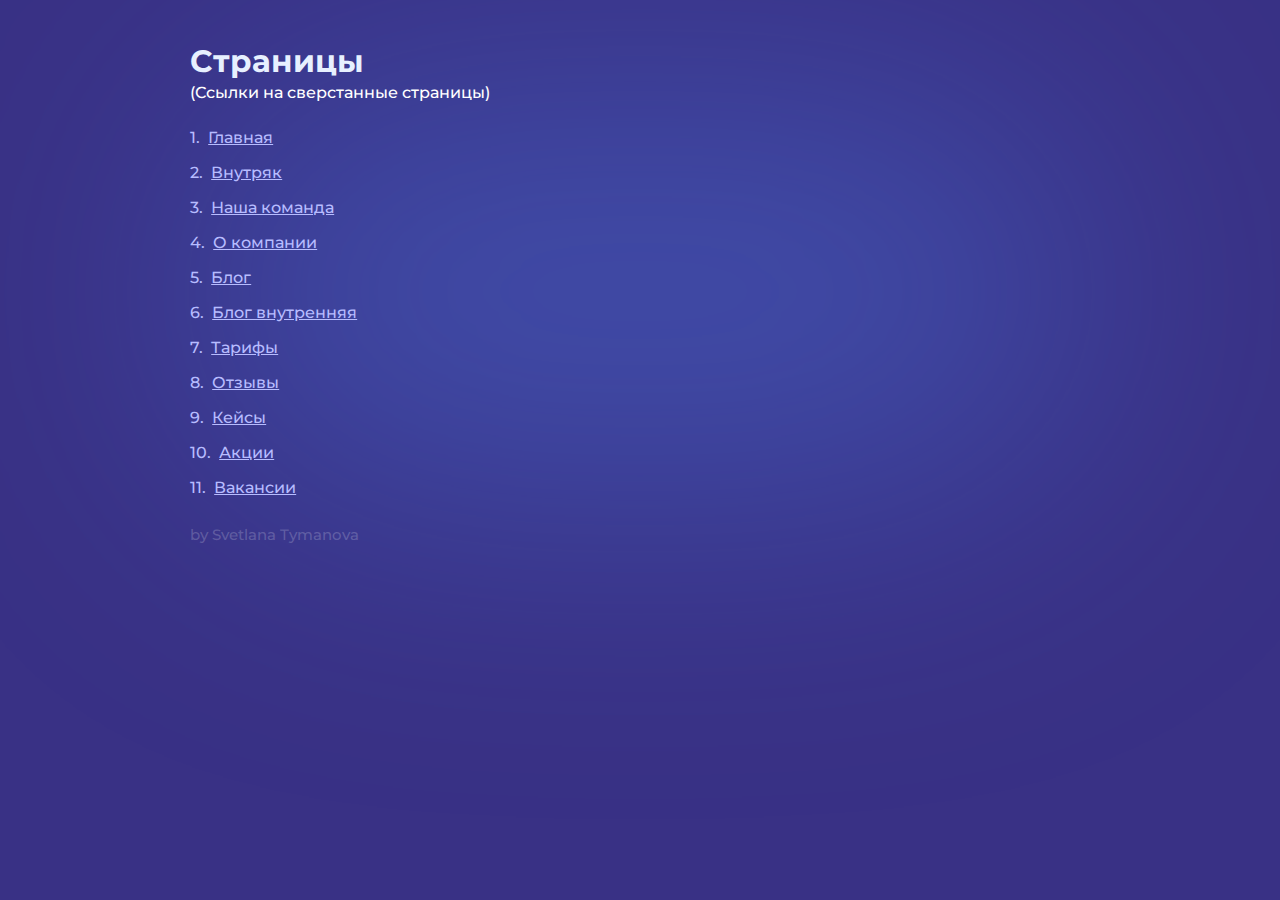
<file: navigation.html>
<!DOCTYPE html>
<html lang="ru">

<head>
	<title>Навигация</title>
	<meta charset="UTF-8">
	<meta name="format-detection" content="telephone=no">
	<link rel="stylesheet" href="css/style.css?_v=20231219022618">
	<!-- <meta name="robots" content="noindex, nofollow"> -->
	<meta name="viewport" content="width=device-width, initial-scale=1.0">

</head>

<body>
	<style>
		.list__li:hover {
			color: rgb(255, 255, 255) !important;
		}
	</style>
	<div class="wrapper">

		<main style="margin-top: 0;" class="main">
			<section class="main__section section-main" style="margin-top: 0;padding-top: 40px;width: 100%;height: 100%;">
				<div class="section-main__container">
					<div class="section-main__bg">
					</div>
					<div class="section-main__content">
						<div class="section-main__left">
							<h1 class="section-main__title title">
								Страницы
							</h1>
							<div class="subtitle subtitle-white">
								(Ссылки на сверстанные страницы)
							</div>
							<ul class="section-main__list list" style="display: inline-flex;">
								<a href="index.html" class="list__li" style="display: inline-flex;color: rgb(183, 188, 255);transition: all 0.3s ease 0s;">
									1.
									<span style="text-decoration: underline;">
										Главная
									</span>
								</a>

								<a href="inside.html" class="list__li" style="display: inline-flex;color: rgb(183, 188, 255);transition: all 0.3s ease 0s;">
									2.
									<span style="text-decoration: underline;">
										Внутряк
									</span>
								</a>

								<a href="team.html" class="list__li" style="display: inline-flex;color: rgb(183, 188, 255);transition: all 0.3s ease 0s;">
									3.
									<span style="text-decoration: underline;">
										Наша команда
									</span>
								</a>
								<a href="about.html" class="list__li" style="display: inline-flex;color: rgb(183, 188, 255);transition: all 0.3s ease 0s;">
									4.
									<span style="text-decoration: underline;">
										О компании
									</span>
								</a>
								<a href="blog.html" class="list__li" style="display: inline-flex;color: rgb(183, 188, 255);transition: all 0.3s ease 0s;">
									5.
									<span style="text-decoration: underline;">
										Блог
									</span>
								</a>
								<a href="blog-info.html" class="list__li" style="display: inline-flex;color: rgb(183, 188, 255);transition: all 0.3s ease 0s;">
									6.
									<span style="text-decoration: underline;">
										Блог внутренняя
									</span>
								</a>
								<a href="tarifes.html" class="list__li" style="display: inline-flex;color: rgb(183, 188, 255);transition: all 0.3s ease 0s;">
									7.
									<span style="text-decoration: underline;">
										Тарифы
									</span>
								</a>
								<a href="reviews.html" class="list__li" style="display: inline-flex;color: rgb(183, 188, 255);transition: all 0.3s ease 0s;">
									8.
									<span style="text-decoration: underline;">
										Отзывы
									</span>
								</a>
								<a href="cases.html" class="list__li" style="display: inline-flex;color: rgb(183, 188, 255);transition: all 0.3s ease 0s;">
									9.
									<span style="text-decoration: underline;">
										Кейсы
									</span>
								</a>
								<a href="actions.html" class="list__li" style="display: inline-flex;color: rgb(183, 188, 255);transition: all 0.3s ease 0s;">
									10.
									<span style="text-decoration: underline;">
										Акции
									</span>
								</a>
								<a href="vacancies.html" class="list__li" style="display: inline-flex;color: rgb(183, 188, 255);transition: all 0.3s ease 0s;">
									11.
									<span style="text-decoration: underline;">
										Вакансии
									</span>
								</a>

							</ul>
							<p style="margin-top: 30px; color: #ffffff33;">
								by Svetlana Tymanova
							</p>
						</div>
					</div>
				</div>
			</section>



		</main>

	</div>


	<script src="js/app.js?_v=20231219022618"></script>
</body>

</html>
</file>
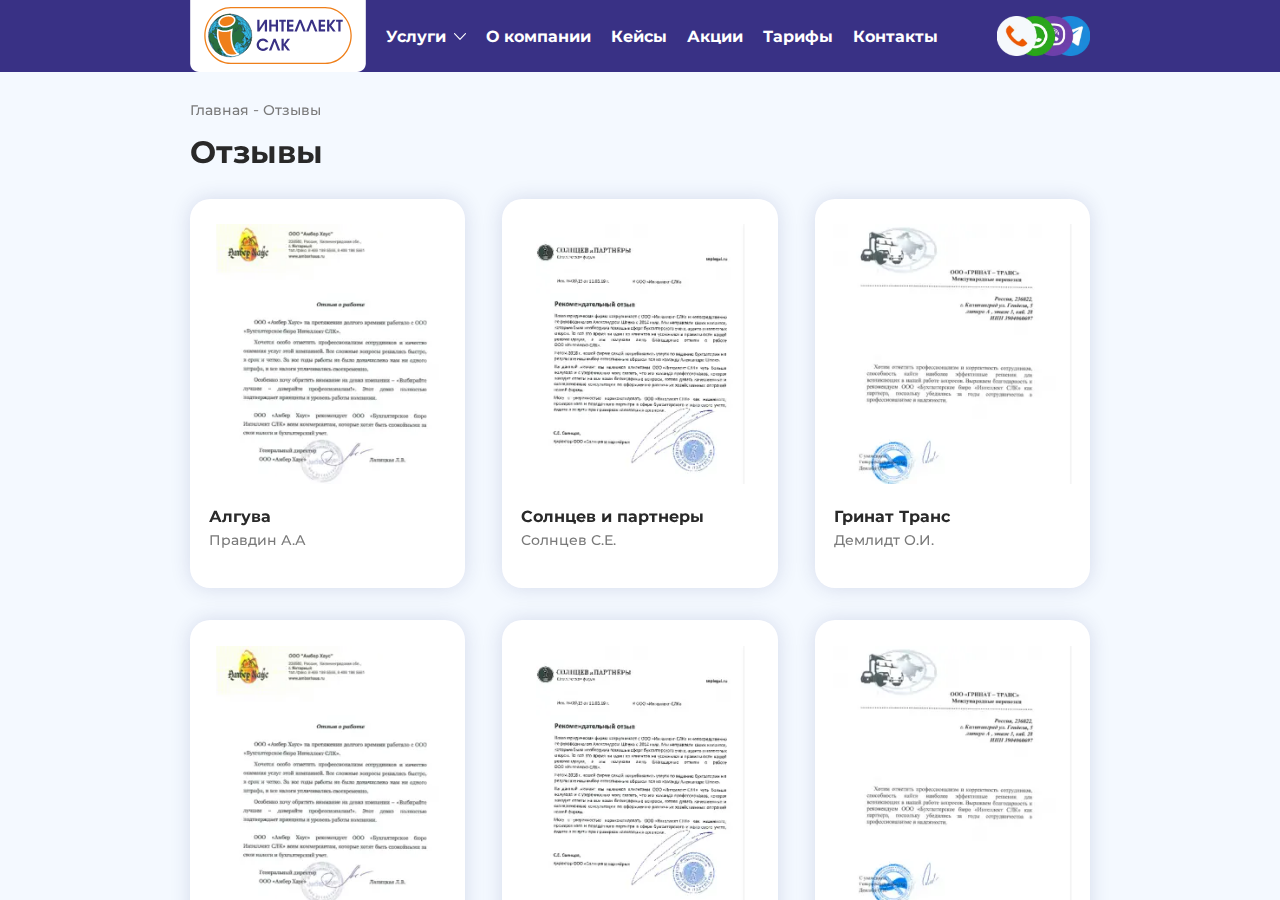
<file: reviews.html>
<!DOCTYPE html>
<html lang="ru">

<head>
	<title>Отзывы</title>
	<meta charset="UTF-8">
	<meta name="format-detection" content="telephone=no">
	<link rel="stylesheet" href="css/style.css?_v=20231219022618">
	<!-- <meta name="robots" content="noindex, nofollow"> -->
	<meta name="viewport" content="width=device-width, initial-scale=1.0">

</head>

<body>

	<div class="wrapper">
		<header class="header">
			<div class="header__container">
				<a href="#" class="header__logo logo">
					<svg>
						<use href="img/icons/icons.svg#logo"></use>
					</svg>
				</a>
				<nav class="header__content">
					<ul class="header__menu">
						<li>
							<a href="#" class="header__link">
								<span>
									Услуги
								</span>
								<svg>
									<use href="img/icons/icons-mono.svg#arrow"></use>
								</svg>

							</a>
							<nav class="menu__sublist sublist">
								<div class="sublist__content">
									<div class="sublist__col">
										<div class="sublist__title">Бухгалтерские услуги
										</div>
										<ul class="sublist__list">
											<li>
												<a href="#" class="sublist__link">
													Бухгалтерские услуги
												</a>
											</li>
											<li>
												<a href="#" class="sublist__link">
													Главный бухгалтер
												</a>
											</li>
											<li>
												<a href="#" class="sublist__link">
													Ведение бухгалтерского учёта
												</a>
											</li>
											<li>
												<a href="#" class="sublist__link">
													Восстановление бухгалтерского учёта
												</a>
											</li>
											<li>
												<a href="#" class="sublist__link">
													Поиск главного бухгалтера
												</a>
											</li>
										</ul>
									</div>
									<div class="sublist__col">
										<div class="sublist__title">
											Аудиторские услуги
										</div>
										<nav class="sublist__list">
											<a href="#" class="sublist__link">
												Аудиторские услуги
											</a>
											<a href="#" class="sublist__link">
												Финансовый аудит
											</a>
											<a href="#" class="sublist__link">
												Налоговый аудит
											</a>
											<a href="#" class="sublist__link">
												Кадровый аудит
											</a>
											<a href="#" class="sublist__link">
												Главный бухгалтер
											</a>
										</nav>
									</div>
									<div class="sublist__col">
										<div class="sublist__title">
											Консультация и арбитраж
										</div>
										<nav class="sublist__list">
											<a href="#" class="sublist__link">
												Налоговые консультации
											</a>
											<a href="#" class="sublist__link">
												Налоговый консалтинг
											</a>
											<a href="#" class="sublist__link">
												Сопровождение проверок
											</a>
											<a href="#" class="sublist__link">
												Налоговый арбитраж
											</a>
										</nav>
									</div>
								</div>
							</nav>
						</li>
						<li>
							<a href="#" class="header__link">
								<span>
									О компании
								</span>

							</a>
						</li>
						<li>
							<a href="#" class="header__link">
								<span>
									Кейсы
								</span>
							</a>
						</li>
						<li>
							<a href="#" class="header__link">
								<span>
									Акции
								</span>
							</a>
						</li>
						<li>
							<a href="#" class="header__link">
								<span>
									Тарифы
								</span>
							</a>
						</li>
						<li>
							<a href="#" class="header__link">
								<span>
									Контакты
								</span>
							</a>
						</li>
					</ul>
				</nav>
				<div data-da=".header__menu, 992" class="header__links header-links">
					<a href="#" class="header-links__link">
						<picture><source srcset="img/contacts.webp" type="image/webp"><img src="img/contacts.png" alt=""></picture>
					</a>
					<div class="header-links__menu menu-links">
						<div class="menu-links__content">
							<a href="#" class="menu-links__close">
								<svg>
									<use href="img/icons/icons.svg#close"></use>
								</svg>
							</a>
							<div class="menu-links__title">
								Свяжитесь с нами
							</div>
							<div class="menu-links__button">
								<a href="#" class="menu-links__btn btn btn-purple">
									+ 7 (4012) 41 12 12
								</a>
							</div>
							<div class="menu-links__infs">
								<div class="menu-links__info">
									mail@intellekt-slk.ru
								</div>
								<div class="menu-links__info">
									Россия, Калининградская область г. Калининград ул. Уральская, 18, 4 этаж, офис 408 - 410
								</div>
							</div>
							<div class="menu-links__buttons">
								<a href="#" class="menu-links__link">
									<picture><source srcset="img/tg.webp" type="image/webp"><img src="img/tg.png" alt=""></picture>
								</a>
								<a href="#" class="menu-links__link">
									<picture><source srcset="img/wa.webp" type="image/webp"><img src="img/wa.png" alt=""></picture>
								</a>
								<a href="#" class="menu-links__link">
									<picture><source srcset="img/viber.webp" type="image/webp"><img src="img/viber.png" alt=""></picture>
								</a>
							</div>
						</div>
					</div>
				</div>

				<div class="icon-menu">
					<span></span>
				</div>
			</div>
		</header>

		<main class="main">
			<div class="main__head main-head">
				<div class="main-head__container">
					<ul class="main-head__bread">
						<li>
							<a href="#">
								Главная
							</a>
						</li>
						<li>
							<a href="#">
								Отзывы
							</a>
						</li>
					</ul>
					<h1 class="main-head__h1 title title-black">
						Отзывы
					</h1>
				</div>
			</div>

			<section class="main__section section-reviews-all">
				<div class="section-reviews-all__container">
					<div class="section-reviews-all__content">
						<div class="section-reviews-all__row row-reviews">
							<div class="row-reviews__item item-review">
								<div class="item-review__content">
									<div class="item-review__img">
										<picture><source srcset="img/review1.webp" type="image/webp"><img src="img/review1.jpg" alt=""></picture>
									</div>
									<div class="item-review__text">
										<div class="item-review__title">
											Алгува
										</div>
										<p class="item-review__subtitle">
											Правдин А.А
										</p>
									</div>
								</div>
							</div>
							<div class="row-reviews__item item-review">
								<div class="item-review__content">
									<div class="item-review__img">
										<picture><source srcset="img/review2.webp" type="image/webp"><img src="img/review2.jpg" alt=""></picture>
									</div>
									<div class="item-review__text">
										<div class="item-review__title">
											Солнцев и партнеры
										</div>
										<p class="item-review__subtitle">
											Солнцев С.Е.
										</p>
									</div>
								</div>
							</div>
							<div class="row-reviews__item item-review">
								<div class="item-review__content">
									<div class="item-review__img">
										<picture><source srcset="img/review3.webp" type="image/webp"><img src="img/review3.jpg" alt=""></picture>
									</div>
									<div class="item-review__text">
										<div class="item-review__title">
											Гринат Транс
										</div>
										<p class="item-review__subtitle">
											Демлидт О.И.
										</p>
									</div>
								</div>
							</div>
							<div class="row-reviews__item item-review">
								<div class="item-review__content">
									<div class="item-review__img">
										<picture><source srcset="img/review1.webp" type="image/webp"><img src="img/review1.jpg" alt=""></picture>
									</div>
									<div class="item-review__text">
										<div class="item-review__title">
											Алгува
										</div>
										<p class="item-review__subtitle">
											Правдин А.А
										</p>
									</div>
								</div>
							</div>
							<div class="row-reviews__item item-review">
								<div class="item-review__content">
									<div class="item-review__img">
										<picture><source srcset="img/review2.webp" type="image/webp"><img src="img/review2.jpg" alt=""></picture>
									</div>
									<div class="item-review__text">
										<div class="item-review__title">
											Солнцев и партнеры
										</div>
										<p class="item-review__subtitle">
											Солнцев С.Е.
										</p>
									</div>
								</div>
							</div>
							<div class="row-reviews__item item-review">
								<div class="item-review__content">
									<div class="item-review__img">
										<picture><source srcset="img/review3.webp" type="image/webp"><img src="img/review3.jpg" alt=""></picture>
									</div>
									<div class="item-review__text">
										<div class="item-review__title">
											Гринат Транс
										</div>
										<p class="item-review__subtitle">
											Демлидт О.И.
										</p>
									</div>
								</div>
							</div>
							<div class="row-reviews__item item-review">
								<div class="item-review__content">
									<div class="item-review__img">
										<picture><source srcset="img/review1.webp" type="image/webp"><img src="img/review1.jpg" alt=""></picture>
									</div>
									<div class="item-review__text">
										<div class="item-review__title">
											Алгува
										</div>
										<p class="item-review__subtitle">
											Правдин А.А
										</p>
									</div>
								</div>
							</div>
							<div class="row-reviews__item item-review">
								<div class="item-review__content">
									<div class="item-review__img">
										<picture><source srcset="img/review2.webp" type="image/webp"><img src="img/review2.jpg" alt=""></picture>
									</div>
									<div class="item-review__text">
										<div class="item-review__title">
											Солнцев и партнеры
										</div>
										<p class="item-review__subtitle">
											Солнцев С.Е.
										</p>
									</div>
								</div>
							</div>
							<div class="row-reviews__item item-review">
								<div class="item-review__content">
									<div class="item-review__img">
										<picture><source srcset="img/review3.webp" type="image/webp"><img src="img/review3.jpg" alt=""></picture>
									</div>
									<div class="item-review__text">
										<div class="item-review__title">
											Гринат Транс
										</div>
										<p class="item-review__subtitle">
											Демлидт О.И.
										</p>
									</div>
								</div>
							</div>

						</div>
					</div>
				</div>
			</section>


			<section class="main__section section-form">
				<div class="section-form__bg">
					<picture><source srcset="img/form-preview.webp" type="image/webp"><img src="img/form-preview.jpg" alt=""></picture>
				</div>
				<div class="section-form__container">
					<div class="section-form__content">
						<form action="#" class="section-form__form form">
							<div class="form__title title title-black">
								Получите бесплатную консультацию бухгалтера
							</div>
							<p class="form__subtitle subtitle subtitle-center">
								Мы свяжемся с вами для обсуждения вашей ситуации, предложим варианты сотрудничества,
								рассчитаем стоимость
							</p>
							<div class="form__inputs">
								<input type="text" placeholder="Ваше имя" class="form__input">
								<input type="text" placeholder="Введите номер телефона" class="form__input">
							</div>
							<div class="form__button">
								<button class="form__btn btn btn-orange">
									Получить консультацию
								</button>
							</div>
							<div class="form__agree">
								Отправляя форму Вы даете
								<a href="#">Согласие на обработку персональных данных</a>
							</div>
						</form>
					</div>
				</div>
			</section>
		</main>
		<footer class="footer">

			<div class="footer__head footer-head">
				<div class="footer-head__container">
					<div class="footer-head__content">
						<div class="footer-head__title">
							Начните работать <span> с профессионалами!</span>
						</div>
						<div class="footer-head__button">
							<a href="#" class="footer-head__btn btn btn-orange">
								Получить консультацию
							</a>

						</div>
						<a href="#" class="footer-head__icon">
							<picture><source srcset="img/contacts.webp" type="image/webp"><img src="img/contacts.png" alt=""></picture>
						</a>
					</div>
				</div>
			</div>
			<div class="footer__container">
				<div class="footer__content">
					<div class="footer__lists">
						<div class="footer__list footer-list footer-list-hidden">
							<div class="footer-list__title">
								Компания
							</div>
							<nav class="footer-list__list">
								<a href="#" class="footer-list__link">
									Наша команда
								</a>
								<a href="#" class="footer-list__link">
									Документы
								</a>
								<a href="#" class="footer-list__link">
									Договоры
								</a>
								<a href="#" class="footer-list__link">
									Отзывы
								</a>
								<a href="#" class="footer-list__link">
									Статьи
								</a>
								<a href="#" class="footer-list__link">
									Новости
								</a>
								<a href="#" class="footer-list__link">
									Контакты
								</a>
							</nav>
						</div>
						<div class="footer__list footer-list footer-list-hidden">
							<div class="footer-list__title">
								Бухгалтерские услуги
							</div>
							<nav class="footer-list__list">
								<a href="#" class="footer-list__link">
									Бухгалтерские услуги
								</a>
								<a href="#" class="footer-list__link">
									Главный бухгалтер
								</a>
								<a href="#" class="footer-list__link">
									Ведение бухгалтерского учёта
								</a>
								<a href="#" class="footer-list__link">
									Восстановление бухгалтерского учёта
								</a>
								<a href="#" class="footer-list__link">
									Поиск главного бухгалтера
								</a>
							</nav>
						</div>
						<div class="footer__list footer-list footer-list-hidden">
							<div class="footer-list__title">
								Аудиторские услуги
							</div>
							<nav class="footer-list__list">
								<a href="#" class="footer-list__link">
									Аудиторские услуги
								</a>
								<a href="#" class="footer-list__link">
									Финансовый аудит
								</a>
								<a href="#" class="footer-list__link">
									Налоговый аудит
								</a>
								<a href="#" class="footer-list__link">
									Кадровый аудит
								</a>
							</nav>
						</div>
						<div class="footer__list footer-list footer-list-hidden">
							<div class="footer-list__title">
								Консультация и арбитраж
							</div>
							<nav class="footer-list__list">
								<a href="#" class="footer-list__link">
									Налоговые консультации
								</a>
								<a href="#" class="footer-list__link">
									Налоговый консалтинг
								</a>
								<a href="#" class="footer-list__link">
									Сопровождение проверок
								</a>
								<a href="#" class="footer-list__link">
									Налоговый арбитраж
								</a>
							</nav>
						</div>
						<div class="footer__list footer-list">
							<div class="footer-list__title">
								Контакты
							</div>
							<nav class="footer-list__list">
								<a href="#" class="footer-list__link">
									+7 4012 41 12 12
								</a>
								<a href="#" class="footer-list__link">
									mail@intellekt-slk.ru
								</a>
								<a href="#" class="footer-list__link">
									Россия, Калининградская область г. Калининград ул. Уральская, 18 "МЕГА МАРКЕТ" 4-ый этаж,
									офис 408-410
								</a>
								<a href="#" class="footer-list__link">
									Пн. - Пт. 9.00 - 18.00 <br>Сб. - Вс. Выходной
								</a>
								<div href="#" class="footer-list__links">
									<a href="#" class="footer-list__link footer-list__link-vk">
										<svg>
											<use href="img/icons/icons-mono.svg#vk"></use>
										</svg>
									</a>
									<a href="#" class="footer-list__link footer-list__link-yt">
										<svg>
											<use href="img/icons/icons-mono.svg#yt"></use>
										</svg>
									</a>
								</div>
							</nav>
						</div>
					</div>
					<div class="footer__copyright">
						© 2008-2023 ООО «Бухгалтерское Бюро «Интеллект СЛК», ОГРН 1083925011720, ИНН
						3908600880, КПП 390601001. ОКВЭД 69.20.2 Деятельность по оказанию услуг в области бухгалтерского учета.
						69.10 Деятельность в области права. Не является публичной офертой, определяемой Статьей 437 (2) ГК РФ.
						Часть материалов взяты из открытых источников в сети Интернет. Запрещается копирование, распространение
						или любое иное использование текстов. Пользуясь сайтом Вы соглашаетесь на сбор обезличенных персональных
						данных через cookies. <a href="#">Политика обработки ПД</a>
					</div>
				</div>
			</div>
		</footer>
	</div>


	<script src="js/app.js?_v=20231219022618"></script>
</body>

</html>
</file>
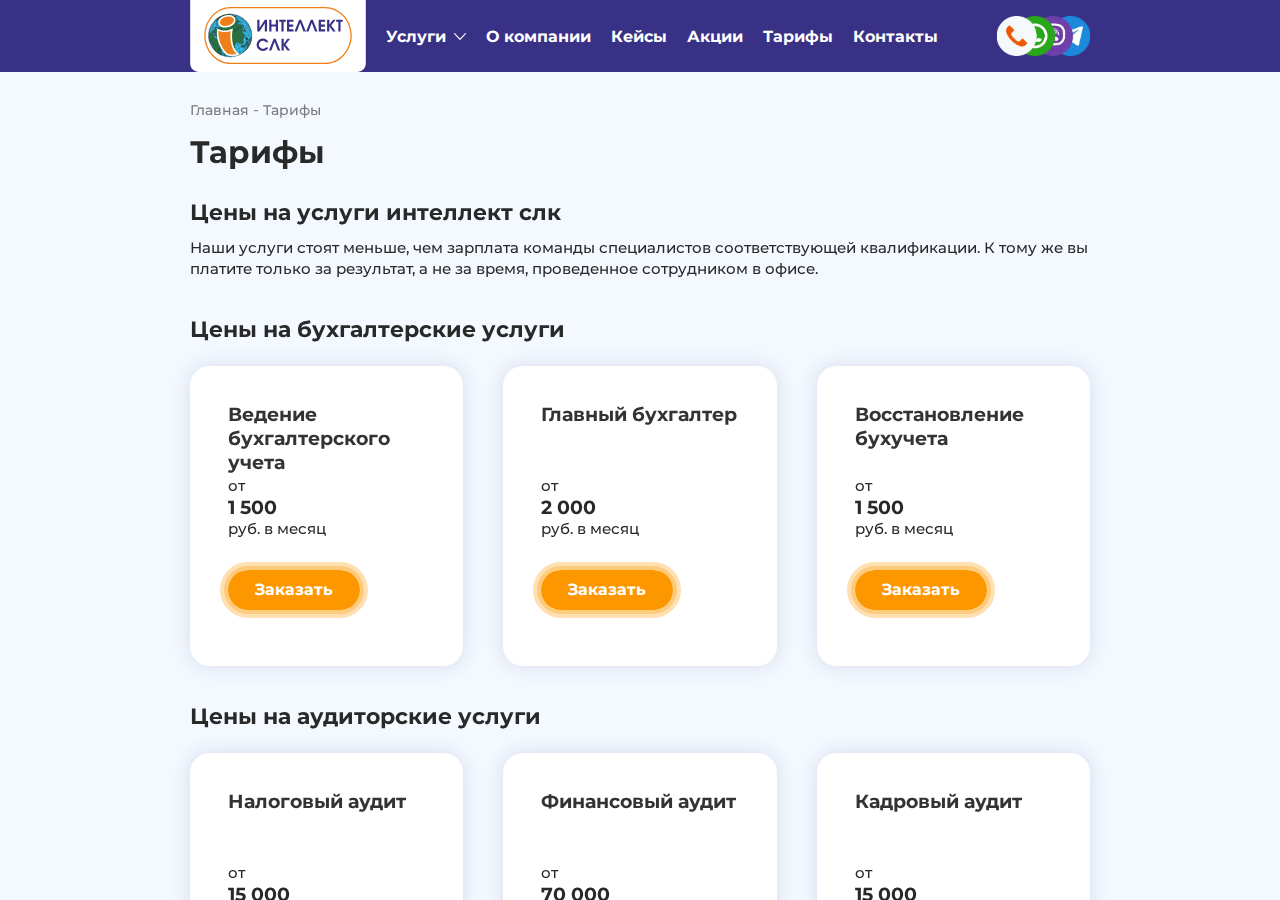
<file: tarifes.html>
<!DOCTYPE html>
<html lang="ru">

<head>
	<title>Тарифы</title>
	<meta charset="UTF-8">
	<meta name="format-detection" content="telephone=no">
	<link rel="stylesheet" href="css/style.css?_v=20231219022618">
	<!-- <meta name="robots" content="noindex, nofollow"> -->
	<meta name="viewport" content="width=device-width, initial-scale=1.0">

</head>

<body>

	<div class="wrapper">
		<header class="header">
			<div class="header__container">
				<a href="#" class="header__logo logo">
					<svg>
						<use href="img/icons/icons.svg#logo"></use>
					</svg>
				</a>
				<nav class="header__content">
					<ul class="header__menu">
						<li>
							<a href="#" class="header__link">
								<span>
									Услуги
								</span>
								<svg>
									<use href="img/icons/icons-mono.svg#arrow"></use>
								</svg>

							</a>
							<nav class="menu__sublist sublist">
								<div class="sublist__content">
									<div class="sublist__col">
										<div class="sublist__title">Бухгалтерские услуги
										</div>
										<ul class="sublist__list">
											<li>
												<a href="#" class="sublist__link">
													Бухгалтерские услуги
												</a>
											</li>
											<li>
												<a href="#" class="sublist__link">
													Главный бухгалтер
												</a>
											</li>
											<li>
												<a href="#" class="sublist__link">
													Ведение бухгалтерского учёта
												</a>
											</li>
											<li>
												<a href="#" class="sublist__link">
													Восстановление бухгалтерского учёта
												</a>
											</li>
											<li>
												<a href="#" class="sublist__link">
													Поиск главного бухгалтера
												</a>
											</li>
										</ul>
									</div>
									<div class="sublist__col">
										<div class="sublist__title">
											Аудиторские услуги
										</div>
										<nav class="sublist__list">
											<a href="#" class="sublist__link">
												Аудиторские услуги
											</a>
											<a href="#" class="sublist__link">
												Финансовый аудит
											</a>
											<a href="#" class="sublist__link">
												Налоговый аудит
											</a>
											<a href="#" class="sublist__link">
												Кадровый аудит
											</a>
											<a href="#" class="sublist__link">
												Главный бухгалтер
											</a>
										</nav>
									</div>
									<div class="sublist__col">
										<div class="sublist__title">
											Консультация и арбитраж
										</div>
										<nav class="sublist__list">
											<a href="#" class="sublist__link">
												Налоговые консультации
											</a>
											<a href="#" class="sublist__link">
												Налоговый консалтинг
											</a>
											<a href="#" class="sublist__link">
												Сопровождение проверок
											</a>
											<a href="#" class="sublist__link">
												Налоговый арбитраж
											</a>
										</nav>
									</div>
								</div>
							</nav>
						</li>
						<li>
							<a href="#" class="header__link">
								<span>
									О компании
								</span>

							</a>
						</li>
						<li>
							<a href="#" class="header__link">
								<span>
									Кейсы
								</span>
							</a>
						</li>
						<li>
							<a href="#" class="header__link">
								<span>
									Акции
								</span>
							</a>
						</li>
						<li>
							<a href="#" class="header__link">
								<span>
									Тарифы
								</span>
							</a>
						</li>
						<li>
							<a href="#" class="header__link">
								<span>
									Контакты
								</span>
							</a>
						</li>
					</ul>
				</nav>
				<div data-da=".header__menu, 992" class="header__links header-links">
					<a href="#" class="header-links__link">
						<picture><source srcset="img/contacts.webp" type="image/webp"><img src="img/contacts.png" alt=""></picture>
					</a>
					<div class="header-links__menu menu-links">
						<div class="menu-links__content">
							<a href="#" class="menu-links__close">
								<svg>
									<use href="img/icons/icons.svg#close"></use>
								</svg>
							</a>
							<div class="menu-links__title">
								Свяжитесь с нами
							</div>
							<div class="menu-links__button">
								<a href="#" class="menu-links__btn btn btn-purple">
									+ 7 (4012) 41 12 12
								</a>
							</div>
							<div class="menu-links__infs">
								<div class="menu-links__info">
									mail@intellekt-slk.ru
								</div>
								<div class="menu-links__info">
									Россия, Калининградская область г. Калининград ул. Уральская, 18, 4 этаж, офис 408 - 410
								</div>
							</div>
							<div class="menu-links__buttons">
								<a href="#" class="menu-links__link">
									<picture><source srcset="img/tg.webp" type="image/webp"><img src="img/tg.png" alt=""></picture>
								</a>
								<a href="#" class="menu-links__link">
									<picture><source srcset="img/wa.webp" type="image/webp"><img src="img/wa.png" alt=""></picture>
								</a>
								<a href="#" class="menu-links__link">
									<picture><source srcset="img/viber.webp" type="image/webp"><img src="img/viber.png" alt=""></picture>
								</a>
							</div>
						</div>
					</div>
				</div>

				<div class="icon-menu">
					<span></span>
				</div>
			</div>
		</header>

		<main class="main">
			<div class="main__head main-head">
				<div class="main-head__container">
					<ul class="main-head__bread">
						<li>
							<a href="#">
								Главная
							</a>
						</li>
						<li>
							<a href="#">
								Тарифы
							</a>
						</li>
					</ul>
					<h1 class="main-head__h1 title title-black">
						Тарифы
					</h1>
				</div>
			</div>
			<section class="main__section section-tarifes-costs">
				<div class="section-tarifes-costs__container">
					<div class="section-tarifes-costs__content">
						<div class="section-tarifes-costs__head">
							<h3>
								Цены на услуги интеллект слк
							</h3>
							<p class="section-tarifes-costs__subtitle">
								Наши услуги стоят меньше, чем зарплата команды специалистов соответствующей
								квалификации. К тому же вы платите только за результат, а не за время, проведенное
								сотрудником в офисе.
							</p>
						</div>
						<div class="section-tarifes-costs__list">
							<h3>
								Цены на бухгалтерские услуги
							</h3>
							<div class="section-tarifes-costs__row row-costs">
								<div class="row-costs__item item-cost">
									<div class="item-cost__content">
										<div class="item-cost__title">
											Ведение бухгалтерского учета
										</div>
										<div class="item-cost__cost">
											<span>
												от
											</span>
											<b>
												1 500
											</b>
											<span>
												руб. в месяц
											</span>
										</div>
										<div class="item-cost__button">
											<a href="#" class="item-cost__btn btn btn-orange">
												Заказать
											</a>
										</div>
									</div>
								</div>
								<div class="row-costs__item item-cost">
									<div class="item-cost__content">
										<div class="item-cost__title">
											Главный бухгалтер
										</div>
										<div class="item-cost__cost">
											<span>
												от
											</span>
											<b>
												2 000
											</b>
											<span>
												руб. в месяц
											</span>
										</div>
										<div class="item-cost__button">
											<a href="#" class="item-cost__btn btn btn-orange">
												Заказать
											</a>
										</div>
									</div>
								</div>
								<div class="row-costs__item item-cost">
									<div class="item-cost__content">
										<div class="item-cost__title">
											Восстановление бухучета
										</div>
										<div class="item-cost__cost">
											<span>
												от
											</span>
											<b>
												1 500
											</b>
											<span>
												руб. в месяц
											</span>
										</div>
										<div class="item-cost__button">
											<a href="#" class="item-cost__btn btn btn-orange">
												Заказать
											</a>
										</div>
									</div>
								</div>
							</div>

						</div>
						<div class="section-tarifes-costs__list">
							<h3>
								Цены на аудиторские услуги
							</h3>
							<div class="section-tarifes-costs__row row-costs">
								<div class="row-costs__item item-cost">
									<div class="item-cost__content">
										<div class="item-cost__title">
											Налоговый аудит
										</div>
										<div class="item-cost__cost">
											<span>
												от
											</span>
											<b>
												15 000
											</b>
											<span>
												руб. в месяц
											</span>
										</div>
										<div class="item-cost__button">
											<a href="#" class="item-cost__btn btn btn-orange">
												Заказать
											</a>
										</div>
									</div>
								</div>
								<div class="row-costs__item item-cost">
									<div class="item-cost__content">
										<div class="item-cost__title">
											Финансовый аудит
										</div>
										<div class="item-cost__cost">
											<span>
												от
											</span>
											<b>
												70 000
											</b>
											<span>
												руб. в месяц
											</span>
										</div>
										<div class="item-cost__button">
											<a href="#" class="item-cost__btn btn btn-orange">
												Заказать
											</a>
										</div>
									</div>
								</div>
								<div class="row-costs__item item-cost">
									<div class="item-cost__content">
										<div class="item-cost__title">
											Кадровый аудит
										</div>
										<div class="item-cost__cost">
											<span>
												от
											</span>
											<b>
												15 000
											</b>
											<span>
												руб. в месяц
											</span>
										</div>
										<div class="item-cost__button">
											<a href="#" class="item-cost__btn btn btn-orange">
												Заказать
											</a>
										</div>
									</div>
								</div>
							</div>

						</div>
					</div>
				</div>
			</section>
			<section class="main__section section-form">
				<div class="section-form__bg">
					<picture><source srcset="img/form-preview.webp" type="image/webp"><img src="img/form-preview.jpg" alt=""></picture>
				</div>
				<div class="section-form__container">
					<div class="section-form__content">
						<form action="#" class="section-form__form form">
							<div class="form__title title title-black">
								Получите бесплатную консультацию бухгалтера
							</div>
							<p class="form__subtitle subtitle subtitle-center">
								Мы свяжемся с вами для обсуждения вашей ситуации, предложим варианты сотрудничества,
								рассчитаем стоимость
							</p>
							<div class="form__inputs">
								<input type="text" placeholder="Ваше имя" class="form__input">
								<input type="text" placeholder="Введите номер телефона" class="form__input">
							</div>
							<div class="form__button">
								<button class="form__btn btn btn-orange">
									Получить консультацию
								</button>
							</div>
							<div class="form__agree">
								Отправляя форму Вы даете
								<a href="#">Согласие на обработку персональных данных</a>
							</div>
						</form>
					</div>
				</div>
			</section>
		</main>
		<footer class="footer">

			<div class="footer__head footer-head">
				<div class="footer-head__container">
					<div class="footer-head__content">
						<div class="footer-head__title">
							Начните работать <span> с профессионалами!</span>
						</div>
						<div class="footer-head__button">
							<a href="#" class="footer-head__btn btn btn-orange">
								Получить консультацию
							</a>

						</div>
						<a href="#" class="footer-head__icon">
							<picture><source srcset="img/contacts.webp" type="image/webp"><img src="img/contacts.png" alt=""></picture>
						</a>
					</div>
				</div>
			</div>
			<div class="footer__container">
				<div class="footer__content">
					<div class="footer__lists">
						<div class="footer__list footer-list footer-list-hidden">
							<div class="footer-list__title">
								Компания
							</div>
							<nav class="footer-list__list">
								<a href="#" class="footer-list__link">
									Наша команда
								</a>
								<a href="#" class="footer-list__link">
									Документы
								</a>
								<a href="#" class="footer-list__link">
									Договоры
								</a>
								<a href="#" class="footer-list__link">
									Отзывы
								</a>
								<a href="#" class="footer-list__link">
									Статьи
								</a>
								<a href="#" class="footer-list__link">
									Новости
								</a>
								<a href="#" class="footer-list__link">
									Контакты
								</a>
							</nav>
						</div>
						<div class="footer__list footer-list footer-list-hidden">
							<div class="footer-list__title">
								Бухгалтерские услуги
							</div>
							<nav class="footer-list__list">
								<a href="#" class="footer-list__link">
									Бухгалтерские услуги
								</a>
								<a href="#" class="footer-list__link">
									Главный бухгалтер
								</a>
								<a href="#" class="footer-list__link">
									Ведение бухгалтерского учёта
								</a>
								<a href="#" class="footer-list__link">
									Восстановление бухгалтерского учёта
								</a>
								<a href="#" class="footer-list__link">
									Поиск главного бухгалтера
								</a>
							</nav>
						</div>
						<div class="footer__list footer-list footer-list-hidden">
							<div class="footer-list__title">
								Аудиторские услуги
							</div>
							<nav class="footer-list__list">
								<a href="#" class="footer-list__link">
									Аудиторские услуги
								</a>
								<a href="#" class="footer-list__link">
									Финансовый аудит
								</a>
								<a href="#" class="footer-list__link">
									Налоговый аудит
								</a>
								<a href="#" class="footer-list__link">
									Кадровый аудит
								</a>
							</nav>
						</div>
						<div class="footer__list footer-list footer-list-hidden">
							<div class="footer-list__title">
								Консультация и арбитраж
							</div>
							<nav class="footer-list__list">
								<a href="#" class="footer-list__link">
									Налоговые консультации
								</a>
								<a href="#" class="footer-list__link">
									Налоговый консалтинг
								</a>
								<a href="#" class="footer-list__link">
									Сопровождение проверок
								</a>
								<a href="#" class="footer-list__link">
									Налоговый арбитраж
								</a>
							</nav>
						</div>
						<div class="footer__list footer-list">
							<div class="footer-list__title">
								Контакты
							</div>
							<nav class="footer-list__list">
								<a href="#" class="footer-list__link">
									+7 4012 41 12 12
								</a>
								<a href="#" class="footer-list__link">
									mail@intellekt-slk.ru
								</a>
								<a href="#" class="footer-list__link">
									Россия, Калининградская область г. Калининград ул. Уральская, 18 "МЕГА МАРКЕТ" 4-ый этаж,
									офис 408-410
								</a>
								<a href="#" class="footer-list__link">
									Пн. - Пт. 9.00 - 18.00 <br>Сб. - Вс. Выходной
								</a>
								<div href="#" class="footer-list__links">
									<a href="#" class="footer-list__link footer-list__link-vk">
										<svg>
											<use href="img/icons/icons-mono.svg#vk"></use>
										</svg>
									</a>
									<a href="#" class="footer-list__link footer-list__link-yt">
										<svg>
											<use href="img/icons/icons-mono.svg#yt"></use>
										</svg>
									</a>
								</div>
							</nav>
						</div>
					</div>
					<div class="footer__copyright">
						© 2008-2023 ООО «Бухгалтерское Бюро «Интеллект СЛК», ОГРН 1083925011720, ИНН
						3908600880, КПП 390601001. ОКВЭД 69.20.2 Деятельность по оказанию услуг в области бухгалтерского учета.
						69.10 Деятельность в области права. Не является публичной офертой, определяемой Статьей 437 (2) ГК РФ.
						Часть материалов взяты из открытых источников в сети Интернет. Запрещается копирование, распространение
						или любое иное использование текстов. Пользуясь сайтом Вы соглашаетесь на сбор обезличенных персональных
						данных через cookies. <a href="#">Политика обработки ПД</a>
					</div>
				</div>
			</div>
		</footer>
	</div>


	<script src="js/app.js?_v=20231219022618"></script>
</body>

</html>
</file>
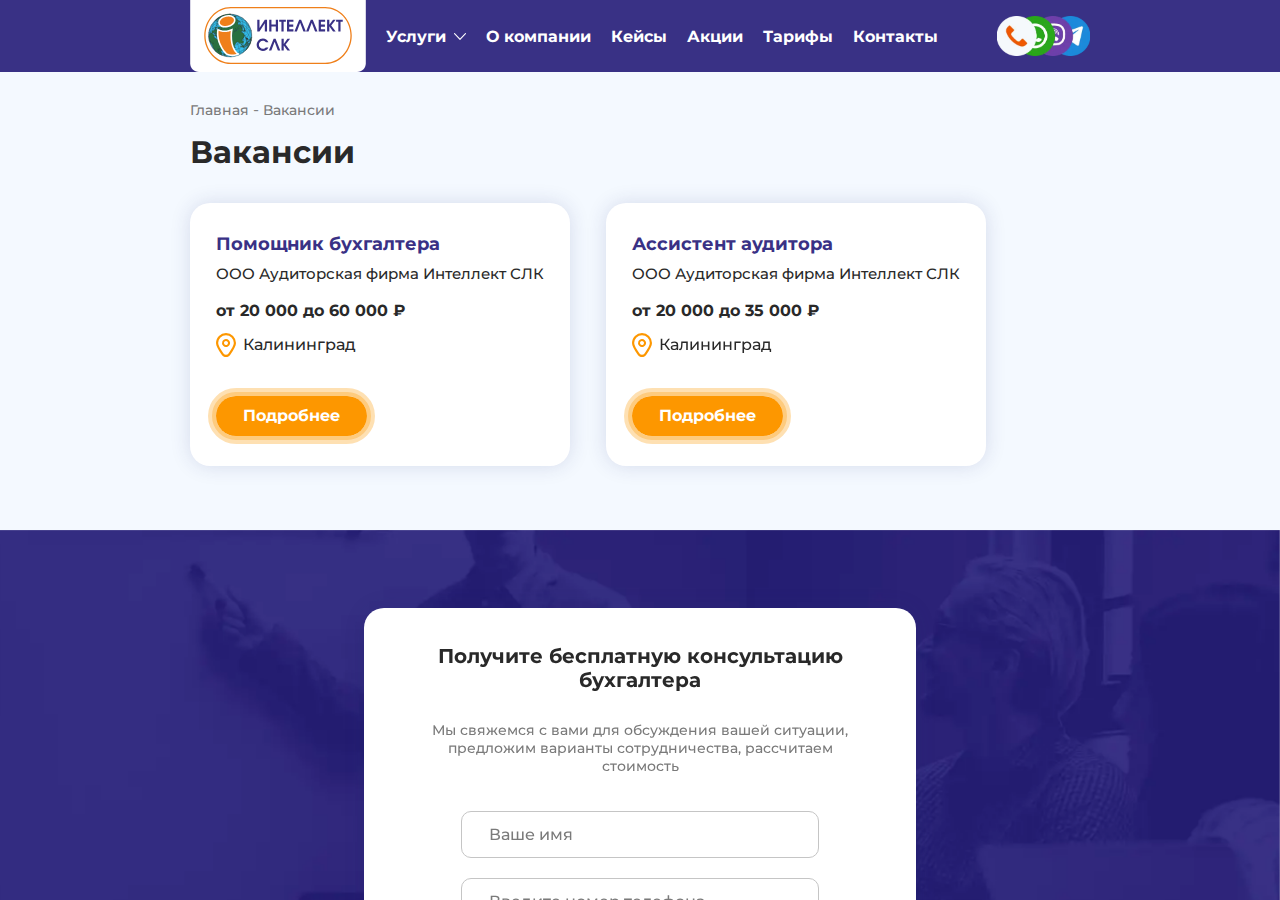
<file: vacancies.html>
<!DOCTYPE html>
<html lang="ru">

<head>
	<title>Вакансии</title>
	<meta charset="UTF-8">
	<meta name="format-detection" content="telephone=no">
	<link rel="stylesheet" href="css/style.css?_v=20231219022618">
	<!-- <meta name="robots" content="noindex, nofollow"> -->
	<meta name="viewport" content="width=device-width, initial-scale=1.0">

</head>

<body>

	<div class="wrapper">
		<header class="header">
			<div class="header__container">
				<a href="#" class="header__logo logo">
					<svg>
						<use href="img/icons/icons.svg#logo"></use>
					</svg>
				</a>
				<nav class="header__content">
					<ul class="header__menu">
						<li>
							<a href="#" class="header__link">
								<span>
									Услуги
								</span>
								<svg>
									<use href="img/icons/icons-mono.svg#arrow"></use>
								</svg>

							</a>
							<nav class="menu__sublist sublist">
								<div class="sublist__content">
									<div class="sublist__col">
										<div class="sublist__title">Бухгалтерские услуги
										</div>
										<ul class="sublist__list">
											<li>
												<a href="#" class="sublist__link">
													Бухгалтерские услуги
												</a>
											</li>
											<li>
												<a href="#" class="sublist__link">
													Главный бухгалтер
												</a>
											</li>
											<li>
												<a href="#" class="sublist__link">
													Ведение бухгалтерского учёта
												</a>
											</li>
											<li>
												<a href="#" class="sublist__link">
													Восстановление бухгалтерского учёта
												</a>
											</li>
											<li>
												<a href="#" class="sublist__link">
													Поиск главного бухгалтера
												</a>
											</li>
										</ul>
									</div>
									<div class="sublist__col">
										<div class="sublist__title">
											Аудиторские услуги
										</div>
										<nav class="sublist__list">
											<a href="#" class="sublist__link">
												Аудиторские услуги
											</a>
											<a href="#" class="sublist__link">
												Финансовый аудит
											</a>
											<a href="#" class="sublist__link">
												Налоговый аудит
											</a>
											<a href="#" class="sublist__link">
												Кадровый аудит
											</a>
											<a href="#" class="sublist__link">
												Главный бухгалтер
											</a>
										</nav>
									</div>
									<div class="sublist__col">
										<div class="sublist__title">
											Консультация и арбитраж
										</div>
										<nav class="sublist__list">
											<a href="#" class="sublist__link">
												Налоговые консультации
											</a>
											<a href="#" class="sublist__link">
												Налоговый консалтинг
											</a>
											<a href="#" class="sublist__link">
												Сопровождение проверок
											</a>
											<a href="#" class="sublist__link">
												Налоговый арбитраж
											</a>
										</nav>
									</div>
								</div>
							</nav>
						</li>
						<li>
							<a href="#" class="header__link">
								<span>
									О компании
								</span>

							</a>
						</li>
						<li>
							<a href="#" class="header__link">
								<span>
									Кейсы
								</span>
							</a>
						</li>
						<li>
							<a href="#" class="header__link">
								<span>
									Акции
								</span>
							</a>
						</li>
						<li>
							<a href="#" class="header__link">
								<span>
									Тарифы
								</span>
							</a>
						</li>
						<li>
							<a href="#" class="header__link">
								<span>
									Контакты
								</span>
							</a>
						</li>
					</ul>
				</nav>
				<div data-da=".header__menu, 992" class="header__links header-links">
					<a href="#" class="header-links__link">
						<picture><source srcset="img/contacts.webp" type="image/webp"><img src="img/contacts.png" alt=""></picture>
					</a>
					<div class="header-links__menu menu-links">
						<div class="menu-links__content">
							<a href="#" class="menu-links__close">
								<svg>
									<use href="img/icons/icons.svg#close"></use>
								</svg>
							</a>
							<div class="menu-links__title">
								Свяжитесь с нами
							</div>
							<div class="menu-links__button">
								<a href="#" class="menu-links__btn btn btn-purple">
									+ 7 (4012) 41 12 12
								</a>
							</div>
							<div class="menu-links__infs">
								<div class="menu-links__info">
									mail@intellekt-slk.ru
								</div>
								<div class="menu-links__info">
									Россия, Калининградская область г. Калининград ул. Уральская, 18, 4 этаж, офис 408 - 410
								</div>
							</div>
							<div class="menu-links__buttons">
								<a href="#" class="menu-links__link">
									<picture><source srcset="img/tg.webp" type="image/webp"><img src="img/tg.png" alt=""></picture>
								</a>
								<a href="#" class="menu-links__link">
									<picture><source srcset="img/wa.webp" type="image/webp"><img src="img/wa.png" alt=""></picture>
								</a>
								<a href="#" class="menu-links__link">
									<picture><source srcset="img/viber.webp" type="image/webp"><img src="img/viber.png" alt=""></picture>
								</a>
							</div>
						</div>
					</div>
				</div>

				<div class="icon-menu">
					<span></span>
				</div>
			</div>
		</header>

		<main class="main">
			<div class="main__head main-head">
				<div class="main-head__container">
					<ul class="main-head__bread">
						<li>
							<a href="#">
								Главная
							</a>
						</li>
						<li>
							<a href="#">
								Вакансии
							</a>
						</li>
					</ul>
					<h1 class="main-head__h1 title title-black">
						Вакансии
					</h1>
				</div>
			</div>

			<section class="main__section section-vacancies">
				<div class="section-vacancies__container">
					<div class="section-vacancies__content">
						<div class="section-vacancies__row row-vacancies">
							<div class="row-vacancies__item">
								<div class="row-vacancies__title">
									Помощник бухгалтера
								</div>
								<div class="row-vacancies__subtitle">
									ООО Аудиторская фирма Интеллект СЛК
								</div>
								<div class="row-vacancies__cost">
									от 20 000 до 60 000 ₽
								</div>
								<div class="row-vacancies__place">
									<svg>
										<use href="img/icons/icons.svg#place"></use>
									</svg>
									<span>
										Калининград
									</span>
								</div>
								<div class="row-vacancies__button">
									<a href="#" class="row-vacancies__btn btn btn-orange">
										Подробнее
									</a>
								</div>
							</div>
							<div class="row-vacancies__item">
								<div class="row-vacancies__title">
									Ассистент аудитора
								</div>
								<div class="row-vacancies__subtitle">
									ООО Аудиторская фирма Интеллект СЛК
								</div>
								<div class="row-vacancies__cost">
									от 20 000 до 35 000 ₽
								</div>
								<div class="row-vacancies__place">
									<svg>
										<use href="img/icons/icons.svg#place"></use>
									</svg>
									<span>
										Калининград
									</span>
								</div>
								<div class="row-vacancies__button">
									<a href="#" class="row-vacancies__btn btn btn-orange">
										Подробнее
									</a>
								</div>
							</div>

						</div>
					</div>
				</div>
			</section>


			<section class="main__section section-form">
				<div class="section-form__bg">
					<picture><source srcset="img/form-preview.webp" type="image/webp"><img src="img/form-preview.jpg" alt=""></picture>
				</div>
				<div class="section-form__container">
					<div class="section-form__content">
						<form action="#" class="section-form__form form">
							<div class="form__title title title-black">
								Получите бесплатную консультацию бухгалтера
							</div>
							<p class="form__subtitle subtitle subtitle-center">
								Мы свяжемся с вами для обсуждения вашей ситуации, предложим варианты сотрудничества,
								рассчитаем стоимость
							</p>
							<div class="form__inputs">
								<input type="text" placeholder="Ваше имя" class="form__input">
								<input type="text" placeholder="Введите номер телефона" class="form__input">
							</div>
							<div class="form__button">
								<button class="form__btn btn btn-orange">
									Получить консультацию
								</button>
							</div>
							<div class="form__agree">
								Отправляя форму Вы даете
								<a href="#">Согласие на обработку персональных данных</a>
							</div>
						</form>
					</div>
				</div>
			</section>
		</main>
		<footer class="footer">

			<div class="footer__head footer-head">
				<div class="footer-head__container">
					<div class="footer-head__content">
						<div class="footer-head__title">
							Начните работать <span> с профессионалами!</span>
						</div>
						<div class="footer-head__button">
							<a href="#" class="footer-head__btn btn btn-orange">
								Получить консультацию
							</a>

						</div>
						<a href="#" class="footer-head__icon">
							<picture><source srcset="img/contacts.webp" type="image/webp"><img src="img/contacts.png" alt=""></picture>
						</a>
					</div>
				</div>
			</div>
			<div class="footer__container">
				<div class="footer__content">
					<div class="footer__lists">
						<div class="footer__list footer-list footer-list-hidden">
							<div class="footer-list__title">
								Компания
							</div>
							<nav class="footer-list__list">
								<a href="#" class="footer-list__link">
									Наша команда
								</a>
								<a href="#" class="footer-list__link">
									Документы
								</a>
								<a href="#" class="footer-list__link">
									Договоры
								</a>
								<a href="#" class="footer-list__link">
									Отзывы
								</a>
								<a href="#" class="footer-list__link">
									Статьи
								</a>
								<a href="#" class="footer-list__link">
									Новости
								</a>
								<a href="#" class="footer-list__link">
									Контакты
								</a>
							</nav>
						</div>
						<div class="footer__list footer-list footer-list-hidden">
							<div class="footer-list__title">
								Бухгалтерские услуги
							</div>
							<nav class="footer-list__list">
								<a href="#" class="footer-list__link">
									Бухгалтерские услуги
								</a>
								<a href="#" class="footer-list__link">
									Главный бухгалтер
								</a>
								<a href="#" class="footer-list__link">
									Ведение бухгалтерского учёта
								</a>
								<a href="#" class="footer-list__link">
									Восстановление бухгалтерского учёта
								</a>
								<a href="#" class="footer-list__link">
									Поиск главного бухгалтера
								</a>
							</nav>
						</div>
						<div class="footer__list footer-list footer-list-hidden">
							<div class="footer-list__title">
								Аудиторские услуги
							</div>
							<nav class="footer-list__list">
								<a href="#" class="footer-list__link">
									Аудиторские услуги
								</a>
								<a href="#" class="footer-list__link">
									Финансовый аудит
								</a>
								<a href="#" class="footer-list__link">
									Налоговый аудит
								</a>
								<a href="#" class="footer-list__link">
									Кадровый аудит
								</a>
							</nav>
						</div>
						<div class="footer__list footer-list footer-list-hidden">
							<div class="footer-list__title">
								Консультация и арбитраж
							</div>
							<nav class="footer-list__list">
								<a href="#" class="footer-list__link">
									Налоговые консультации
								</a>
								<a href="#" class="footer-list__link">
									Налоговый консалтинг
								</a>
								<a href="#" class="footer-list__link">
									Сопровождение проверок
								</a>
								<a href="#" class="footer-list__link">
									Налоговый арбитраж
								</a>
							</nav>
						</div>
						<div class="footer__list footer-list">
							<div class="footer-list__title">
								Контакты
							</div>
							<nav class="footer-list__list">
								<a href="#" class="footer-list__link">
									+7 4012 41 12 12
								</a>
								<a href="#" class="footer-list__link">
									mail@intellekt-slk.ru
								</a>
								<a href="#" class="footer-list__link">
									Россия, Калининградская область г. Калининград ул. Уральская, 18 "МЕГА МАРКЕТ" 4-ый этаж,
									офис 408-410
								</a>
								<a href="#" class="footer-list__link">
									Пн. - Пт. 9.00 - 18.00 <br>Сб. - Вс. Выходной
								</a>
								<div href="#" class="footer-list__links">
									<a href="#" class="footer-list__link footer-list__link-vk">
										<svg>
											<use href="img/icons/icons-mono.svg#vk"></use>
										</svg>
									</a>
									<a href="#" class="footer-list__link footer-list__link-yt">
										<svg>
											<use href="img/icons/icons-mono.svg#yt"></use>
										</svg>
									</a>
								</div>
							</nav>
						</div>
					</div>
					<div class="footer__copyright">
						© 2008-2023 ООО «Бухгалтерское Бюро «Интеллект СЛК», ОГРН 1083925011720, ИНН
						3908600880, КПП 390601001. ОКВЭД 69.20.2 Деятельность по оказанию услуг в области бухгалтерского учета.
						69.10 Деятельность в области права. Не является публичной офертой, определяемой Статьей 437 (2) ГК РФ.
						Часть материалов взяты из открытых источников в сети Интернет. Запрещается копирование, распространение
						или любое иное использование текстов. Пользуясь сайтом Вы соглашаетесь на сбор обезличенных персональных
						данных через cookies. <a href="#">Политика обработки ПД</a>
					</div>
				</div>
			</div>
		</footer>
	</div>


	<script src="js/app.js?_v=20231219022618"></script>
</body>

</html>
</file>
<file: css/style.css>
@import url(https://fonts.googleapis.com/css?family=Montserrat:100,200,300,regular,500,600,700,800,900,100italic,200italic,300italic,italic,500italic,600italic,700italic,800italic,900italic&display=swap);

@charset "UTF-8";

* {
  padding: 0px;
  margin: 0px;
  border: 0px;
}

*,
*:before,
*:after {
  -webkit-box-sizing: border-box;
          box-sizing: border-box;
}

html,
body {
  height: 100%;
  min-width: 320px;
}

body {
  color: #767676;
  line-height: 1;
  font-family: "Montserrat";
  font-size: 1rem;
  -ms-text-size-adjust: 100%;
  -moz-text-size-adjust: 100%;
  -webkit-text-size-adjust: 100%;
  -webkit-font-smoothing: antialiased;
  -moz-osx-font-smoothing: grayscale;
}

input,
button,
textarea {
  font-family: "Montserrat";
  font-size: inherit;
}

button {
  cursor: pointer;
  color: inherit;
  background-color: inherit;
}

a {
  color: inherit;
}

a:link,
a:visited {
  text-decoration: none;
}

a:hover {
  text-decoration: none;
}

ul li {
  list-style: none;
}

img {
  vertical-align: top;
}

h1,
h2,
h3,
h4,
h5,
h6 {
  font-weight: inherit;
  font-size: inherit;
}

body {
  height: 100%;
  overflow: hidden;
  background: #fff;
}

.lock body {
  overflow: hidden;
  -ms-touch-action: none;
      touch-action: none;
}

.wrapper {
  height: 100%;
  position: relative;
  overflow: auto;
  min-height: 100%;
  display: -webkit-box;
  display: -ms-flexbox;
  display: flex;
  -webkit-box-orient: vertical;
  -webkit-box-direction: normal;
      -ms-flex-direction: column;
          flex-direction: column;
  overflow: auto;
}

.wrapper > main {
  -webkit-box-flex: 1;
      -ms-flex: 1 1 auto;
          flex: 1 1 auto;
}

.wrapper > * {
  min-width: 0;
}

/*
(i) Стили будут применяться ко 
всем классам содержащим *__container
Например header__container, main__container и т.д.
Снипет (HTML): cnt
*/

[class*=__container] {
  margin: 0 auto;
  max-width: 75rem;
  -webkit-box-sizing: content-box;
          box-sizing: content-box;
}

h2 {
  color: #292929;
  font-family: Montserrat;
  font-weight: 700;
  line-height: normal;
}

@supports (font-size: clamp( 1.25rem , 1.1rem  +  0.75vw , 2rem )) {
  h2 {
    font-size: clamp( 1.25rem , 1.1rem  +  0.75vw , 2rem );
  }
}

@supports not (font-size: clamp( 1.25rem , 1.1rem  +  0.75vw , 2rem )) {
  h2 {
    font-size: calc(
			1.25rem + 0.75 * (100vw - 20rem) / 100
		);
  }
}

h3 {
  color: #292929;
  font-family: Montserrat;
  font-style: normal;
  font-weight: 700;
  line-height: normal;
}

@supports (font-size: clamp( 1.125rem , 1.05rem  +  0.375vw , 1.5rem )) {
  h3 {
    font-size: clamp( 1.125rem , 1.05rem  +  0.375vw , 1.5rem );
  }
}

@supports not (font-size: clamp( 1.125rem , 1.05rem  +  0.375vw , 1.5rem )) {
  h3 {
    font-size: calc(
			1.125rem + 0.375 * (100vw - 20rem) / 100
		);
  }
}

p {
  color: #292929;
  font-family: Montserrat;
  font-style: normal;
  font-weight: 500;
}

@supports (font-size: clamp( 0.875rem , 0.85rem  +  0.125vw , 1rem )) {
  p {
    font-size: clamp( 0.875rem , 0.85rem  +  0.125vw , 1rem );
  }
}

@supports not (font-size: clamp( 0.875rem , 0.85rem  +  0.125vw , 1rem )) {
  p {
    font-size: calc(
			0.875rem + 0.125 * (100vw - 20rem) / 100
		);
  }
}

@supports (padding-top: clamp( 2.5rem , 2rem  +  2.5vw , 5rem )) {
  .main__section {
    padding-top: clamp( 2.5rem , 2rem  +  2.5vw , 5rem );
  }
}

@supports not (padding-top: clamp( 2.5rem , 2rem  +  2.5vw , 5rem )) {
  .main__section {
    padding-top: calc(
			2.5rem + 2.5 * (100vw - 20rem) / 100
		);
  }
}

@supports (padding-bottom: clamp( 2.75rem , 2.3rem  +  2.25vw , 5rem )) {
  .main__section {
    padding-bottom: clamp( 2.75rem , 2.3rem  +  2.25vw , 5rem );
  }
}

@supports not (padding-bottom: clamp( 2.75rem , 2.3rem  +  2.25vw , 5rem )) {
  .main__section {
    padding-bottom: calc(
			2.75rem + 2.25 * (100vw - 20rem) / 100
		);
  }
}

.title {
  color: #e7f0ff;
  font-family: Montserrat;
  font-style: normal;
  font-weight: 700;
  line-height: 138%;
  /* 138.889% */
}

@supports (font-size: clamp( 1.4375rem , 1.275rem  +  0.8125vw , 2.25rem )) {
  .title {
    font-size: clamp( 1.4375rem , 1.275rem  +  0.8125vw , 2.25rem );
  }
}

@supports not (font-size: clamp( 1.4375rem , 1.275rem  +  0.8125vw , 2.25rem )) {
  .title {
    font-size: calc(
			1.4375rem + 0.8125 * (100vw - 20rem) / 100
		);
  }
}

.title-black {
  color: #292929;
  text-align: center;
  line-height: 1.2;
}

.subtitle {
  color: #7a7a7a;
  font-family: Montserrat;
  font-weight: 500;
  line-height: 120%;
}

@supports (font-size: clamp( 0.875rem , 0.825rem  +  0.25vw , 1.125rem )) {
  .subtitle {
    font-size: clamp( 0.875rem , 0.825rem  +  0.25vw , 1.125rem );
  }
}

@supports not (font-size: clamp( 0.875rem , 0.825rem  +  0.25vw , 1.125rem )) {
  .subtitle {
    font-size: calc(
			0.875rem + 0.25 * (100vw - 20rem) / 100
		);
  }
}

.subtitle-white {
  color: #fff;
}

.subtitle-center {
  text-align: center;
}

.title-text {
  color: #292929;
  text-align: center;
  font-family: Montserrat;
  font-style: normal;
  font-weight: 700;
  line-height: normal;
}

@supports (font-size: clamp( 1.4375rem , 1.325rem  +  0.5625vw , 2rem )) {
  .title-text {
    font-size: clamp( 1.4375rem , 1.325rem  +  0.5625vw , 2rem );
  }
}

@supports not (font-size: clamp( 1.4375rem , 1.325rem  +  0.5625vw , 2rem )) {
  .title-text {
    font-size: calc(
			1.4375rem + 0.5625 * (100vw - 20rem) / 100
		);
  }
}

.btn {
  white-space: nowrap;
  color: #fff;
  text-align: center;
  font-family: Montserrat;
  font-size: 1em;
  font-style: normal;
  font-weight: 700;
  display: -webkit-inline-box;
  display: -ms-inline-flexbox;
  display: inline-flex;
  -webkit-box-pack: center;
      -ms-flex-pack: center;
          justify-content: center;
  -webkit-box-align: center;
      -ms-flex-align: center;
          align-items: center;
  position: relative;
  top: 0;
  left: 0;
  -webkit-transition: all 0.3s ease 0s;
  -o-transition: all 0.3s ease 0s;
  transition: all 0.3s ease 0s;
}

.btn-purple {
  border-radius: 4.375em;
  background: #393185;
  padding: 0.75em 1.6875em;
}

@supports (font-size: clamp( 0.75rem , 0.7rem  +  0.25vw , 1rem )) {
  .btn-purple {
    font-size: clamp( 0.75rem , 0.7rem  +  0.25vw , 1rem );
  }
}

@supports not (font-size: clamp( 0.75rem , 0.7rem  +  0.25vw , 1rem )) {
  .btn-purple {
    font-size: calc(
			0.75rem + 0.25 * (100vw - 20rem) / 100
		);
  }
}

.btn-purple:hover {
  -webkit-box-shadow: 0 0px 10px #393185;
          box-shadow: 0 0px 10px #393185;
}

.btn-orange {
  border-radius: 4.375em;
  outline: 4px solid rgba(253, 151, 0, 0.3);
  background: #fd9700;
  gap: 0.625em;
}

.btn-orange:hover {
  -webkit-box-shadow: 0 0px 30px #fd9700;
          box-shadow: 0 0px 30px #fd9700;
  outline: 1px solid rgba(255, 154, 3, 0.425);
}

.btn-orange::before {
  content: "";
  z-index: 1;
  position: absolute;
  top: 0;
  left: 0;
  width: 100%;
  height: 100%;
  background-color: none;
  outline: 0.5em solid rgba(253, 151, 0, 0.3);
  border-radius: 4.375em;
}

.swiper-pagination-bullet {
  background: #c5c5c5 !important;
  opacity: 1 !important;
}

.item-title {
  color: #292929;
  font-family: Montserrat;
  font-weight: 700;
}

@supports (font-size: clamp( 0.875rem , 0.825rem  +  0.25vw , 1.125rem )) {
  .item-title {
    font-size: clamp( 0.875rem , 0.825rem  +  0.25vw , 1.125rem );
  }
}

@supports not (font-size: clamp( 0.875rem , 0.825rem  +  0.25vw , 1.125rem )) {
  .item-title {
    font-size: calc(
			0.875rem + 0.25 * (100vw - 20rem) / 100
		);
  }
}

@supports (padding-left: clamp( 0.0000000625rem , -1.749999925rem  +  8.7499999375vw , 8.75rem )) {
  .main__text {
    padding-left: clamp( 0.0000000625rem , -1.749999925rem  +  8.7499999375vw , 8.75rem );
  }
}

@supports not (padding-left: clamp( 0.0000000625rem , -1.749999925rem  +  8.7499999375vw , 8.75rem )) {
  .main__text {
    padding-left: calc(
			0.0000000625rem + 8.7499999375 * (100vw - 20rem) / 100
		);
  }
}

@supports (padding-right: clamp( 0.0000000625rem , -1.749999925rem  +  8.7499999375vw , 8.75rem )) {
  .main__text {
    padding-right: clamp( 0.0000000625rem , -1.749999925rem  +  8.7499999375vw , 8.75rem );
  }
}

@supports not (padding-right: clamp( 0.0000000625rem , -1.749999925rem  +  8.7499999375vw , 8.75rem )) {
  .main__text {
    padding-right: calc(
			0.0000000625rem + 8.7499999375 * (100vw - 20rem) / 100
		);
  }
}

.header {
  position: fixed;
  width: 100%;
  top: 0;
  z-index: 50;
  background: -webkit-gradient(linear, left bottom, left top, from(#393185), to(#393185)), -webkit-gradient(linear, left top, left bottom, from(#112037), color-stop(52.08%, #34578c), to(#112037));
  background: -o-linear-gradient(bottom, #393185 0%, #393185 100%), -o-linear-gradient(top, #112037 0%, #34578c 52.08%, #112037 100%);
  background: linear-gradient(0deg, #393185 0%, #393185 100%), linear-gradient(180deg, #112037 0%, #34578c 52.08%, #112037 100%);
}

.header__container {
  display: -webkit-box;
  display: -ms-flexbox;
  display: flex;
  -webkit-box-pack: justify;
      -ms-flex-pack: justify;
          justify-content: space-between;
  -webkit-box-align: center;
      -ms-flex-align: center;
          align-items: center;
  height: 100%;
  gap: 20px;
  position: relative;
  top: 0;
  left: 0;
}

.header__content {
  -webkit-box-flex: 1;
      -ms-flex: 1 1 auto;
          flex: 1 1 auto;
  display: -webkit-box;
  display: -ms-flexbox;
  display: flex;
  -webkit-box-align: center;
      -ms-flex-align: center;
          align-items: center;
  position: relative;
  gap: 30px;
  -webkit-box-pack: justify;
      -ms-flex-pack: justify;
          justify-content: space-between;
}

.header__content.active {
  right: 0;
}

.header__menu {
  display: -webkit-box;
  display: -ms-flexbox;
  display: flex;
  -webkit-box-align: center;
      -ms-flex-align: center;
          align-items: center;
  gap: 58px;
  padding-left: 40px;
}

.header__link {
  display: -webkit-box;
  display: -ms-flexbox;
  display: flex;
  -webkit-box-align: center;
      -ms-flex-align: center;
          align-items: center;
  gap: 8px;
  -webkit-transition: all 0.3s ease 0s;
  -o-transition: all 0.3s ease 0s;
  transition: all 0.3s ease 0s;
}

.header__link svg {
  width: 12px;
  height: 7px;
  fill: #fff;
  -webkit-transition: all 0.3s ease 0s;
  -o-transition: all 0.3s ease 0s;
  transition: all 0.3s ease 0s;
}

.header__link span {
  color: #fff;
  -webkit-transition: all 0.3s ease 0s;
  -o-transition: all 0.3s ease 0s;
  transition: all 0.3s ease 0s;
  text-align: center;
  font-family: Montserrat;
  font-size: 16px;
  font-style: normal;
  font-weight: 700;
  line-height: normal;
}

.header__link:hover span,
.header__link:hover svg {
  color: #c1baff;
  fill: #c1baff;
}

.header-links svg {
  width: 93px;
  height: 40px;
}

.header-links__link img {
  width: 93px;
  height: 40px;
}

.menu__sublist {
  margin-top: -4px;
  opacity: 0;
  visibility: hidden;
  position: absolute;
  left: 0;
  top: 85%;
  width: 100%;
  pointer-events: none;
  z-index: 10;
  -webkit-transition: all 0.3s ease 0s;
  -o-transition: all 0.3s ease 0s;
  transition: all 0.3s ease 0s;
  padding-top: 20px;
}

.logo {
  position: relative;
  top: 0;
  left: 0;
}

@supports (width: clamp( 8.75rem , 8rem  +  3.75vw , 12.5rem )) {
  .logo {
    width: clamp( 8.75rem , 8rem  +  3.75vw , 12.5rem );
  }
}

@supports not (width: clamp( 8.75rem , 8rem  +  3.75vw , 12.5rem )) {
  .logo {
    width: calc(
			8.75rem + 3.75 * (100vw - 20rem) / 100
		);
  }
}

@supports (height: clamp( 3.5625rem , 3.25rem  +  1.5625vw , 5.125rem )) {
  .logo {
    height: clamp( 3.5625rem , 3.25rem  +  1.5625vw , 5.125rem );
  }
}

@supports not (height: clamp( 3.5625rem , 3.25rem  +  1.5625vw , 5.125rem )) {
  .logo {
    height: calc(
			3.5625rem + 1.5625 * (100vw - 20rem) / 100
		);
  }
}

.logo svg {
  position: absolute;
  left: 0;
  top: 0;
  width: 100%;
  height: 100%;
}

body._pc .header__menu > li:hover .header__link span {
  color: #c1baff;
}

body._pc .header__menu > li:hover .header__link svg {
  fill: #c1baff;
}

.icon-menu {
  display: none;
}

.menu-open .header__content {
  z-index: -1;
  position: fixed;
  left: 0;
  overflow: auto;
  height: 100%;
  width: 100%;
}

.menu-open .header__menu {
  position: relative;
  margin-top: 1.25em;
  -webkit-box-orient: vertical;
  -webkit-box-direction: normal;
      -ms-flex-direction: column;
          flex-direction: column;
}

@supports (font-size: clamp( 1.25rem , 0.9523809524rem  +  1.4880952381vw , 1.875rem )) {
  .menu-open .header__menu {
    font-size: clamp( 1.25rem , 0.9523809524rem  +  1.4880952381vw , 1.875rem );
  }
}

@supports not (font-size: clamp( 1.25rem , 0.9523809524rem  +  1.4880952381vw , 1.875rem )) {
  .menu-open .header__menu {
    font-size: calc(
			1.25rem + 0.625 * (100vw - 20rem) / 42
		);
  }
}

.menu-open .header .btn-blue {
  margin-top: 0.625em;
}

body._pc .header__menu > li:hover .menu__sublist {
  opacity: 1;
  visibility: visible;
  -webkit-transform: translate(0px, 0px);
      -ms-transform: translate(0px, 0px);
          transform: translate(0px, 0px);
  pointer-events: all;
}

.sublist__content {
  display: -webkit-box;
  display: -ms-flexbox;
  display: flex;
  -webkit-box-pack: justify;
      -ms-flex-pack: justify;
          justify-content: space-between;
  gap: 10px;
  border-radius: 0px 0px 20px 20px;
  background: #fff;
  border: 1px solid #eeeeee;
  padding: 1.875rem;
  /* Тень */
  -webkit-box-shadow: 0px 0px 20px 0px rgba(41, 44, 121, 0.15);
          box-shadow: 0px 0px 20px 0px rgba(41, 44, 121, 0.15);
}

.sublist__col {
  display: -webkit-box;
  display: -ms-flexbox;
  display: flex;
  -webkit-box-orient: vertical;
  -webkit-box-direction: normal;
      -ms-flex-direction: column;
          flex-direction: column;
  gap: 20px;
  -webkit-box-align: start;
      -ms-flex-align: start;
          align-items: flex-start;
}

.sublist__title {
  color: #000;
  text-align: left;
  font-family: Montserrat;
  font-size: 16px;
  font-style: normal;
  font-weight: 500;
  line-height: normal;
}

.sublist__list {
  display: -webkit-box;
  display: -ms-flexbox;
  display: flex;
  -webkit-box-orient: vertical;
  -webkit-box-direction: normal;
      -ms-flex-direction: column;
          flex-direction: column;
  gap: 16px;
}

.sublist__link {
  display: -webkit-inline-box;
  display: -ms-inline-flexbox;
  display: inline-flex;
  color: #393185;
  font-family: Montserrat;
  font-size: 14px;
  font-weight: 500;
  text-decoration: underline !important;
  -webkit-text-decoration-color: #fff !important;
          text-decoration-color: #fff !important;
  -webkit-transition: all 0.3s ease 0s;
  -o-transition: all 0.3s ease 0s;
  transition: all 0.3s ease 0s;
}

.sublist__link:hover {
  -webkit-text-decoration-color: #393185 !important;
          text-decoration-color: #393185 !important;
}

.header-links.active .menu-links {
  display: -webkit-box;
  display: -ms-flexbox;
  display: flex;
}

.header-links__menu {
  position: absolute;
  top: 0;
  right: 0;
}

.menu-links {
  border-radius: 0px 0px 10px 10px;
  background: #fff;
  -webkit-box-shadow: 0px 0px 20px 0px rgba(41, 44, 121, 0.15);
          box-shadow: 0px 0px 20px 0px rgba(41, 44, 121, 0.15);
  display: none;
  width: 300px;
  height: 300px;
  padding: 27px 20px;
}

.menu-links__close {
  position: absolute;
  top: 13px;
  right: 10px;
  width: 16px;
  height: 16px;
}

.menu-links__close svg {
  position: absolute;
  top: 0;
  left: 0;
  width: 100%;
  height: 100%;
}

.menu-links__title {
  color: #333;
  font-family: Montserrat;
  font-size: 20px;
  font-style: normal;
  font-weight: 700;
  line-height: normal;
}

.menu-links__button {
  margin-top: 20px;
}

.menu-links__infs {
  margin-top: 18px;
  display: -webkit-box;
  display: -ms-flexbox;
  display: flex;
  -webkit-box-orient: vertical;
  -webkit-box-direction: normal;
      -ms-flex-direction: column;
          flex-direction: column;
  gap: 14px;
}

.menu-links__info {
  text-align: left;
  color: #292929;
  font-family: Montserrat;
  font-size: 16px;
  font-style: normal;
  font-weight: 500;
  line-height: normal;
}

.menu-links__buttons {
  margin-top: 20px;
  display: -webkit-box;
  display: -ms-flexbox;
  display: flex;
  gap: 10px;
}

.menu-links__link {
  position: relative;
  top: 0;
  left: 0;
  overflow: hidden;
  width: 27px;
  height: 27px;
  border-radius: 50%;
}

.menu-links__link img {
  position: absolute;
  top: 0;
  left: 0;
  width: 100%;
  height: 100%;
}

.section-main {
  padding-top: 4.5em;
  background: -webkit-gradient(linear, left bottom, left top, from(#393185), to(#393185)), -webkit-gradient(linear, left top, left bottom, from(#112037), color-stop(52.08%, #34578c), to(#112037));
  background: -o-linear-gradient(bottom, #393185 0%, #393185 100%), -o-linear-gradient(top, #112037 0%, #34578c 52.08%, #112037 100%);
  background: linear-gradient(0deg, #393185 0%, #393185 100%), linear-gradient(180deg, #112037 0%, #34578c 52.08%, #112037 100%);
  position: relative;
  top: 0;
  left: 0;
  z-index: 1;
}

@supports (padding-bottom: clamp( 2.25rem , 1.45rem  +  4vw , 6.25rem )) {
  .section-main {
    padding-bottom: clamp( 2.25rem , 1.45rem  +  4vw , 6.25rem );
  }
}

@supports not (padding-bottom: clamp( 2.25rem , 1.45rem  +  4vw , 6.25rem )) {
  .section-main {
    padding-bottom: calc(
			2.25rem + 4 * (100vw - 20rem) / 100
		);
  }
}

.section-main-inside {
  padding-bottom: 0;
}

.section-main-about {
  padding: 0;
}

.section-main__bg {
  position: absolute;
  top: 50%;
  left: 50%;
  -webkit-transform: translate(-50%, -50%);
      -ms-transform: translate(-50%, -50%);
          transform: translate(-50%, -50%);
  width: 100%;
  height: 80%;
  border-radius: 77.6875em;
  background: rgba(84, 142, 255, 0.3);
  -webkit-filter: blur(9.375em);
          filter: blur(9.375em);
  z-index: -1;
}

.section-main__bg-inside {
  position: absolute;
  top: 0;
  left: 0;
  width: 100%;
  height: 100%;
  z-index: -2;
}

.section-main__bg-inside img {
  position: absolute;
  top: 50%;
  left: 50%;
  -webkit-transform: translate(-50%, -50%);
      -ms-transform: translate(-50%, -50%);
          transform: translate(-50%, -50%);
  -o-object-fit: cover;
     object-fit: cover;
  width: 100%;
  height: 100%;
}

.section-main__preview {
  position: relative;
  top: 0;
  left: 0;
  width: 100%;
}

@supports (height: clamp( 8.125rem , 0.7125rem  +  37.0625vw , 45.1875rem )) {
  .section-main__preview {
    height: clamp( 8.125rem , 0.7125rem  +  37.0625vw , 45.1875rem );
  }
}

@supports not (height: clamp( 8.125rem , 0.7125rem  +  37.0625vw , 45.1875rem )) {
  .section-main__preview {
    height: calc(
			8.125rem + 37.0625 * (100vw - 20rem) / 100
		);
  }
}

.section-main__preview img {
  position: absolute;
  top: 0;
  left: 0;
  width: 100%;
  height: 100%;
  -o-object-fit: cover;
     object-fit: cover;
}

.section-main__container {
  position: relative;
  top: 0;
  left: 0;
}

.section-main__content {
  display: -webkit-box;
  display: -ms-flexbox;
  display: flex;
  -webkit-box-align: center;
      -ms-flex-align: center;
          align-items: center;
  position: relative;
  top: 0;
  left: 0;
}

.section-main__content-inside {
  -webkit-box-align: start;
      -ms-flex-align: start;
          align-items: start;
}

.section-main__content-inside .section-main__left {
  -webkit-box-flex: 0;
      -ms-flex: 0 0 58%;
          flex: 0 0 58%;
}

.section-main__left {
  z-index: 10;
  -webkit-box-flex: 0;
      -ms-flex: 0 0 66%;
          flex: 0 0 66%;
}

.section-main__list {
  margin-top: 1.5625em;
  gap: 0.9375em;
  display: -webkit-box;
  display: -ms-flexbox;
  display: flex;
  -webkit-box-orient: vertical;
  -webkit-box-direction: normal;
      -ms-flex-direction: column;
          flex-direction: column;
}

.section-main__button {
  margin-top: 3.125em;
}

.section-main__btn {
  padding: 0.75em 1.6875em;
}

.section-main__right {
  position: absolute;
  top: 50%;
  left: 100%;
  -webkit-transform: translate(-100%, -50%);
      -ms-transform: translate(-100%, -50%);
          transform: translate(-100%, -50%);
  z-index: 9;
  width: 50%;
}

.section-main__right-inside {
  position: relative;
  left: 0;
  top: 0;
  -webkit-transform: none;
      -ms-transform: none;
          transform: none;
}

.section-main__right-inside-new {
  display: none;
}

.section-main__right-inside-new img {
  -o-object-fit: contain;
     object-fit: contain;
}

.section-main__right-inside img {
  -o-object-fit: contain;
     object-fit: contain;
}

.section-main__right img {
  height: auto;
  width: 100%;
  -o-object-fit: auto;
     object-fit: auto;
}

.desc-main {
  position: absolute;
  bottom: 10%;
  left: -45%;
  text-align: right;
}

.desc-main__title {
  color: #e7f0ff;
  font-family: Montserrat;
  font-size: 16px;
  font-style: normal;
  font-weight: 700;
  line-height: normal;
}

.desc-main__subtitle {
  margin-top: 7px;
  color: #e7f0ff;
  font-family: Montserrat;
  font-size: 16px;
  font-style: normal;
  font-weight: 500;
  line-height: normal;
}

.section-services {
  background: #f4f9ff;
}

@supports (padding-top: clamp( 2.25rem , 1.7rem  +  2.75vw , 5rem )) {
  .section-services {
    padding-top: clamp( 2.25rem , 1.7rem  +  2.75vw , 5rem );
  }
}

@supports not (padding-top: clamp( 2.25rem , 1.7rem  +  2.75vw , 5rem )) {
  .section-services {
    padding-top: calc(
			2.25rem + 2.75 * (100vw - 20rem) / 100
		);
  }
}

@supports (padding-bottom: clamp( 2.25rem , 1.7rem  +  2.75vw , 5rem )) {
  .section-services {
    padding-bottom: clamp( 2.25rem , 1.7rem  +  2.75vw , 5rem );
  }
}

@supports not (padding-bottom: clamp( 2.25rem , 1.7rem  +  2.75vw , 5rem )) {
  .section-services {
    padding-bottom: calc(
			2.25rem + 2.75 * (100vw - 20rem) / 100
		);
  }
}

.section-services__title {
  text-align: center;
}

.section-services__subtitle {
  margin-top: 0.9375em;
}

.section-services__swiper {
  margin-top: 2.5rem;
}

@supports (margin-top: clamp( 1.5625rem , 1.4rem  +  0.8125vw , 2.375rem )) {
  .section-services__swiper {
    margin-top: clamp( 1.5625rem , 1.4rem  +  0.8125vw , 2.375rem );
  }
}

@supports not (margin-top: clamp( 1.5625rem , 1.4rem  +  0.8125vw , 2.375rem )) {
  .section-services__swiper {
    margin-top: calc(
			1.5625rem + 0.8125 * (100vw - 20rem) / 100
		);
  }
}

.swiper-pagination {
  margin-top: 1.25em;
  position: relative !important;
  top: 0;
  left: 0;
}

.swiper-pagination-bullet {
  width: 1em !important;
  height: 1em !important;
}

.swiper-pagination-bullet-active {
  background: #fd9700 !important;
}

.swiper {
  width: 100%;
}

.swiper__wrapper {
  display: -webkit-box;
  display: -ms-flexbox;
  display: flex;
  -ms-flex-wrap: wrap;
      flex-wrap: wrap;
}

.slide-card {
  padding: 0.625em;
  display: -webkit-box !important;
  display: -ms-flexbox !important;
  display: flex !important;
  height: auto !important;
}

.slide-card__content {
  width: 100%;
  border-radius: 1.25em;
  background: #fff;
  /* Тень */
  -webkit-box-shadow: 0em 0em 0.875em 0em rgba(41, 44, 121, 0.15);
          box-shadow: 0em 0em 0.875em 0em rgba(41, 44, 121, 0.15);
  display: -webkit-box;
  display: -ms-flexbox;
  display: flex;
  -webkit-box-orient: vertical;
  -webkit-box-direction: normal;
      -ms-flex-direction: column;
          flex-direction: column;
}

@supports (padding-top: clamp( 1.25rem , 1.05rem  +  1vw , 2.25rem )) {
  .slide-card__content {
    padding-top: clamp( 1.25rem , 1.05rem  +  1vw , 2.25rem );
  }
}

@supports not (padding-top: clamp( 1.25rem , 1.05rem  +  1vw , 2.25rem )) {
  .slide-card__content {
    padding-top: calc(
			1.25rem + 1 * (100vw - 20rem) / 100
		);
  }
}

@supports (padding-left: clamp( 1.25rem , 1rem  +  1.25vw , 2.5rem )) {
  .slide-card__content {
    padding-left: clamp( 1.25rem , 1rem  +  1.25vw , 2.5rem );
  }
}

@supports not (padding-left: clamp( 1.25rem , 1rem  +  1.25vw , 2.5rem )) {
  .slide-card__content {
    padding-left: calc(
			1.25rem + 1.25 * (100vw - 20rem) / 100
		);
  }
}

@supports (padding-right: clamp( 1.25rem , 1rem  +  1.25vw , 2.5rem )) {
  .slide-card__content {
    padding-right: clamp( 1.25rem , 1rem  +  1.25vw , 2.5rem );
  }
}

@supports not (padding-right: clamp( 1.25rem , 1rem  +  1.25vw , 2.5rem )) {
  .slide-card__content {
    padding-right: calc(
			1.25rem + 1.25 * (100vw - 20rem) / 100
		);
  }
}

@supports (padding-bottom: clamp( 1.25rem , 1.05rem  +  1vw , 2.25rem )) {
  .slide-card__content {
    padding-bottom: clamp( 1.25rem , 1.05rem  +  1vw , 2.25rem );
  }
}

@supports not (padding-bottom: clamp( 1.25rem , 1.05rem  +  1vw , 2.25rem )) {
  .slide-card__content {
    padding-bottom: calc(
			1.25rem + 1 * (100vw - 20rem) / 100
		);
  }
}

@supports (gap: clamp( 1.125rem , 1.0375rem  +  0.4375vw , 1.5625rem )) {
  .slide-card__content {
    gap: clamp( 1.125rem , 1.0375rem  +  0.4375vw , 1.5625rem );
  }
}

@supports not (gap: clamp( 1.125rem , 1.0375rem  +  0.4375vw , 1.5625rem )) {
  .slide-card__content {
    gap: calc(
			1.125rem + 0.4375 * (100vw - 20rem) / 100
		);
  }
}

.slide-card__icon {
  position: relative;
  top: 0;
  left: 0;
  width: 3.5625em;
  height: 3.5625em;
}

.slide-card__icon svg {
  position: absolute;
  top: 0;
  left: 0;
  width: 100%;
  height: 100%;
}

.slide-card__links {
  display: -webkit-box;
  display: -ms-flexbox;
  display: flex;
  -webkit-box-orient: vertical;
  -webkit-box-direction: normal;
      -ms-flex-direction: column;
          flex-direction: column;
}

@supports (gap: clamp( 0.75rem , 0.675rem  +  0.375vw , 1.125rem )) {
  .slide-card__links {
    gap: clamp( 0.75rem , 0.675rem  +  0.375vw , 1.125rem );
  }
}

@supports not (gap: clamp( 0.75rem , 0.675rem  +  0.375vw , 1.125rem )) {
  .slide-card__links {
    gap: calc(
			0.75rem + 0.375 * (100vw - 20rem) / 100
		);
  }
}

.slide-card__link {
  color: #393185;
  font-family: Montserrat;
  font-weight: 500;
}

@supports (font-size: clamp( 0.75rem , 0.7rem  +  0.25vw , 1rem )) {
  .slide-card__link {
    font-size: clamp( 0.75rem , 0.7rem  +  0.25vw , 1rem );
  }
}

@supports not (font-size: clamp( 0.75rem , 0.7rem  +  0.25vw , 1rem )) {
  .slide-card__link {
    font-size: calc(
			0.75rem + 0.25 * (100vw - 20rem) / 100
		);
  }
}

.section-principles {
  margin-bottom: -140px;
  overflow: hidden;
}

.section-principles__content {
  display: -webkit-box;
  display: -ms-flexbox;
  display: flex;
  gap: 2%;
}

@supports (padding-top: clamp( 2.5rem , 2rem  +  2.5vw , 5rem )) {
  .section-principles__content {
    padding-top: clamp( 2.5rem , 2rem  +  2.5vw , 5rem );
  }
}

@supports not (padding-top: clamp( 2.5rem , 2rem  +  2.5vw , 5rem )) {
  .section-principles__content {
    padding-top: calc(
			2.5rem + 2.5 * (100vw - 20rem) / 100
		);
  }
}

.section-principles__left {
  -webkit-box-flex: 1;
      -ms-flex: 1 1 auto;
          flex: 1 1 auto;
  display: -webkit-box;
  display: -ms-flexbox;
  display: flex;
  -webkit-box-orient: vertical;
  -webkit-box-direction: normal;
      -ms-flex-direction: column;
          flex-direction: column;
}

.section-principles__title {
  text-align: left;
}

@supports (font-size: clamp( 1.4375rem , 1.275rem  +  0.8125vw , 2.25rem )) {
  .section-principles__title {
    font-size: clamp( 1.4375rem , 1.275rem  +  0.8125vw , 2.25rem );
  }
}

@supports not (font-size: clamp( 1.4375rem , 1.275rem  +  0.8125vw , 2.25rem )) {
  .section-principles__title {
    font-size: calc(
			1.4375rem + 0.8125 * (100vw - 20rem) / 100
		);
  }
}

.section-principles__subtitle {
  margin-top: 15px;
}

.section-principles__list {
  background: #fff;
  margin-top: 90px;
}

.section-principles__img {
  display: none;
  position: relative;
  top: 0;
  left: 0;
  width: 100%;
  margin-bottom: -170px;
  z-index: -1;
}

@supports (height: clamp( 18.75rem , 12.7976190476rem  +  29.7619047619vw , 31.25rem )) {
  .section-principles__img {
    height: clamp( 18.75rem , 12.7976190476rem  +  29.7619047619vw , 31.25rem );
  }
}

@supports not (height: clamp( 18.75rem , 12.7976190476rem  +  29.7619047619vw , 31.25rem )) {
  .section-principles__img {
    height: calc(
			18.75rem + 12.5 * (100vw - 20rem) / 42
		);
  }
}

.section-principles__img img {
  position: absolute;
  top: 0;
  left: 0;
  width: 100%;
  height: 100%;
  -o-object-fit: contain;
     object-fit: contain;
}

.section-principles__right {
  -webkit-box-flex: 0;
      -ms-flex: 0 0 50%;
          flex: 0 0 50%;
  position: relative;
  -webkit-box-align: end;
      -ms-flex-align: end;
          align-items: end;
  -webkit-box-pack: end;
      -ms-flex-pack: end;
          justify-content: end;
  top: 0;
  left: 0;
  height: 738px;
  max-height: 100%;
  max-width: 100%;
}

.section-principles__right img {
  position: absolute;
  top: 0;
  left: 0;
  width: 100%;
  height: 100%;
  -o-object-fit: contain;
     object-fit: contain;
}

.list-principles {
  display: -webkit-box;
  display: -ms-flexbox;
  display: flex;
  -webkit-box-orient: vertical;
  -webkit-box-direction: normal;
      -ms-flex-direction: column;
          flex-direction: column;
}

@supports (gap: clamp( 0.625rem , 0.5625rem  +  0.3125vw , 0.9375rem )) {
  .list-principles {
    gap: clamp( 0.625rem , 0.5625rem  +  0.3125vw , 0.9375rem );
  }
}

@supports not (gap: clamp( 0.625rem , 0.5625rem  +  0.3125vw , 0.9375rem )) {
  .list-principles {
    gap: calc(
			0.625rem + 0.3125 * (100vw - 20rem) / 100
		);
  }
}

.list-principles li {
  display: -webkit-box;
  display: -ms-flexbox;
  display: flex;
  gap: 10px;
  -webkit-box-align: center;
      -ms-flex-align: center;
          align-items: center;
  background: #f4f9ff;
  border-radius: 10px;
  padding: 20px 15px;
}

.list-principles li svg {
  -webkit-box-flex: 0;
      -ms-flex: 0 0 auto;
          flex: 0 0 auto;
  width: 30px;
  height: 30px;
}

.list-principles li span {
  color: #292929;
  font-family: Montserrat;
  line-height: 1.3;
  font-weight: 500;
}

@supports (font-size: clamp( 0.75rem , 0.7rem  +  0.25vw , 1rem )) {
  .list-principles li span {
    font-size: clamp( 0.75rem , 0.7rem  +  0.25vw , 1rem );
  }
}

@supports not (font-size: clamp( 0.75rem , 0.7rem  +  0.25vw , 1rem )) {
  .list-principles li span {
    font-size: calc(
			0.75rem + 0.25 * (100vw - 20rem) / 100
		);
  }
}

.section-care {
  background: #f4f9ff;
  z-index: 10;
  position: relative;
}

@supports (padding-top: clamp( 1.875rem , 1.25rem  +  3.125vw , 5rem )) {
  .section-care {
    padding-top: clamp( 1.875rem , 1.25rem  +  3.125vw , 5rem );
  }
}

@supports not (padding-top: clamp( 1.875rem , 1.25rem  +  3.125vw , 5rem )) {
  .section-care {
    padding-top: calc(
			1.875rem + 3.125 * (100vw - 20rem) / 100
		);
  }
}

@supports (padding-bottom: clamp( 3.125rem , 2.75rem  +  1.875vw , 5rem )) {
  .section-care {
    padding-bottom: clamp( 3.125rem , 2.75rem  +  1.875vw , 5rem );
  }
}

@supports not (padding-bottom: clamp( 3.125rem , 2.75rem  +  1.875vw , 5rem )) {
  .section-care {
    padding-bottom: calc(
			3.125rem + 1.875 * (100vw - 20rem) / 100
		);
  }
}

@supports (margin-top: clamp( 1.5rem , 1.3rem  +  1vw , 2.5rem )) {
  .section-care__tabs {
    margin-top: clamp( 1.5rem , 1.3rem  +  1vw , 2.5rem );
  }
}

@supports not (margin-top: clamp( 1.5rem , 1.3rem  +  1vw , 2.5rem )) {
  .section-care__tabs {
    margin-top: calc(
			1.5rem + 1 * (100vw - 20rem) / 100
		);
  }
}

@supports (padding-top: clamp( 2.5rem , 2rem  +  2.5vw , 5rem )) {
  .section-certificate {
    padding-top: clamp( 2.5rem , 2rem  +  2.5vw , 5rem );
  }
}

@supports not (padding-top: clamp( 2.5rem , 2rem  +  2.5vw , 5rem )) {
  .section-certificate {
    padding-top: calc(
			2.5rem + 2.5 * (100vw - 20rem) / 100
		);
  }
}

@supports (padding-bottom: clamp( 2.5rem , 2rem  +  2.5vw , 5rem )) {
  .section-certificate {
    padding-bottom: clamp( 2.5rem , 2rem  +  2.5vw , 5rem );
  }
}

@supports not (padding-bottom: clamp( 2.5rem , 2rem  +  2.5vw , 5rem )) {
  .section-certificate {
    padding-bottom: calc(
			2.5rem + 2.5 * (100vw - 20rem) / 100
		);
  }
}

@supports (margin-top: clamp( 1.5rem , 0.925rem  +  2.875vw , 4.375rem )) {
  .section-certificate__slider {
    margin-top: clamp( 1.5rem , 0.925rem  +  2.875vw , 4.375rem );
  }
}

@supports not (margin-top: clamp( 1.5rem , 0.925rem  +  2.875vw , 4.375rem )) {
  .section-certificate__slider {
    margin-top: calc(
			1.5rem + 2.875 * (100vw - 20rem) / 100
		);
  }
}

.swiper-certificate__img {
  position: relative;
  top: 0;
  left: 0;
  width: 100%;
  height: 360px;
}

.swiper-certificate__img img {
  position: absolute;
  top: 0;
  left: 0;
  width: 100%;
  height: 100%;
  -o-object-fit: contain;
     object-fit: contain;
}

.section-benefits {
  position: relative;
  top: 0;
  left: 0;
  width: 100%;
}

@supports (padding-top: clamp( 2.75rem , 2.3rem  +  2.25vw , 5rem )) {
  .section-benefits {
    padding-top: clamp( 2.75rem , 2.3rem  +  2.25vw , 5rem );
  }
}

@supports not (padding-top: clamp( 2.75rem , 2.3rem  +  2.25vw , 5rem )) {
  .section-benefits {
    padding-top: calc(
			2.75rem + 2.25 * (100vw - 20rem) / 100
		);
  }
}

@supports (padding-bottom: clamp( 2.75rem , 2.3rem  +  2.25vw , 5rem )) {
  .section-benefits {
    padding-bottom: clamp( 2.75rem , 2.3rem  +  2.25vw , 5rem );
  }
}

@supports not (padding-bottom: clamp( 2.75rem , 2.3rem  +  2.25vw , 5rem )) {
  .section-benefits {
    padding-bottom: calc(
			2.75rem + 2.25 * (100vw - 20rem) / 100
		);
  }
}

.section-benefits__bg {
  position: absolute;
  top: 0;
  left: 0;
  width: 100%;
  height: 100%;
  z-index: -1;
}

.section-benefits__bg img {
  position: absolute;
  top: 0;
  left: 0;
  width: 100%;
  height: 100%;
  -o-object-fit: cover;
     object-fit: cover;
}

.section-benefits__container {
  z-index: 1;
  position: relative;
  top: 0;
  left: 0;
}

.section-benefits__title {
  text-align: center;
}

@supports (margin-top: clamp( 2.125rem , 1.55rem  +  2.875vw , 5rem )) {
  .section-benefits__slider {
    margin-top: clamp( 2.125rem , 1.55rem  +  2.875vw , 5rem );
  }
}

@supports not (margin-top: clamp( 2.125rem , 1.55rem  +  2.875vw , 5rem )) {
  .section-benefits__slider {
    margin-top: calc(
			2.125rem + 2.875 * (100vw - 20rem) / 100
		);
  }
}

.swiper-benefit {
  width: 100%;
  height: 100%;
  margin-left: auto;
  margin-right: auto;
}

.swiper-benefit__wrapper {
  position: relative;
  top: 0;
  left: 0;
  -ms-flex-wrap: wrap;
      flex-wrap: wrap;
}

.swiper-benefit__slide {
  height: auto !important;
  display: -webkit-box;
  display: -ms-flexbox;
  display: flex;
  -webkit-box-align: center;
      -ms-flex-align: center;
          align-items: center;
  -webkit-box-pack: center;
      -ms-flex-pack: center;
          justify-content: center;
}

.item-benefit {
  display: -webkit-box;
  display: -ms-flexbox;
  display: flex;
  -webkit-box-orient: vertical;
  -webkit-box-direction: normal;
      -ms-flex-direction: column;
          flex-direction: column;
  width: 100%;
  height: 100%;
}

.item-benefit__icon {
  position: relative;
  top: 0;
  left: 0;
  background: #fd9700;
  border-radius: 50%;
  overflow: hidden;
}

@supports (width: clamp( 3.75rem , 3.5375rem  +  1.0625vw , 4.8125rem )) {
  .item-benefit__icon {
    width: clamp( 3.75rem , 3.5375rem  +  1.0625vw , 4.8125rem );
  }
}

@supports not (width: clamp( 3.75rem , 3.5375rem  +  1.0625vw , 4.8125rem )) {
  .item-benefit__icon {
    width: calc(
			3.75rem + 1.0625 * (100vw - 20rem) / 100
		);
  }
}

@supports (height: clamp( 3.75rem , 3.5375rem  +  1.0625vw , 4.8125rem )) {
  .item-benefit__icon {
    height: clamp( 3.75rem , 3.5375rem  +  1.0625vw , 4.8125rem );
  }
}

@supports not (height: clamp( 3.75rem , 3.5375rem  +  1.0625vw , 4.8125rem )) {
  .item-benefit__icon {
    height: calc(
			3.75rem + 1.0625 * (100vw - 20rem) / 100
		);
  }
}

.item-benefit__icon svg {
  position: absolute;
  top: 50%;
  left: 50%;
  -webkit-transform: translate(-50%, -50%);
      -ms-transform: translate(-50%, -50%);
          transform: translate(-50%, -50%);
}

@supports (width: clamp( 2.25rem , 2.125rem  +  0.625vw , 2.875rem )) {
  .item-benefit__icon svg {
    width: clamp( 2.25rem , 2.125rem  +  0.625vw , 2.875rem );
  }
}

@supports not (width: clamp( 2.25rem , 2.125rem  +  0.625vw , 2.875rem )) {
  .item-benefit__icon svg {
    width: calc(
			2.25rem + 0.625 * (100vw - 20rem) / 100
		);
  }
}

@supports (height: clamp( 2.25rem , 2.125rem  +  0.625vw , 2.875rem )) {
  .item-benefit__icon svg {
    height: clamp( 2.25rem , 2.125rem  +  0.625vw , 2.875rem );
  }
}

@supports not (height: clamp( 2.25rem , 2.125rem  +  0.625vw , 2.875rem )) {
  .item-benefit__icon svg {
    height: calc(
			2.25rem + 0.625 * (100vw - 20rem) / 100
		);
  }
}

.item-benefit__text {
  margin-top: 20px;
}

@supports (margin-top: clamp( 0.875rem , 0.8rem  +  0.375vw , 1.25rem )) {
  .item-benefit__subtitle {
    margin-top: clamp( 0.875rem , 0.8rem  +  0.375vw , 1.25rem );
  }
}

@supports not (margin-top: clamp( 0.875rem , 0.8rem  +  0.375vw , 1.25rem )) {
  .item-benefit__subtitle {
    margin-top: calc(
			0.875rem + 0.375 * (100vw - 20rem) / 100
		);
  }
}

@supports (padding-top: clamp( 3.125rem , 2.75rem  +  1.875vw , 5rem )) {
  .section-spheres {
    padding-top: clamp( 3.125rem , 2.75rem  +  1.875vw , 5rem );
  }
}

@supports not (padding-top: clamp( 3.125rem , 2.75rem  +  1.875vw , 5rem )) {
  .section-spheres {
    padding-top: calc(
			3.125rem + 1.875 * (100vw - 20rem) / 100
		);
  }
}

@supports (padding-bottom: clamp( 2.5rem , 2rem  +  2.5vw , 5rem )) {
  .section-spheres {
    padding-bottom: clamp( 2.5rem , 2rem  +  2.5vw , 5rem );
  }
}

@supports not (padding-bottom: clamp( 2.5rem , 2rem  +  2.5vw , 5rem )) {
  .section-spheres {
    padding-bottom: calc(
			2.5rem + 2.5 * (100vw - 20rem) / 100
		);
  }
}

@supports (margin-top: clamp( 0.875rem , 0.8rem  +  0.375vw , 1.25rem )) {
  .section-spheres__subtitle {
    margin-top: clamp( 0.875rem , 0.8rem  +  0.375vw , 1.25rem );
  }
}

@supports not (margin-top: clamp( 0.875rem , 0.8rem  +  0.375vw , 1.25rem )) {
  .section-spheres__subtitle {
    margin-top: calc(
			0.875rem + 0.375 * (100vw - 20rem) / 100
		);
  }
}

@supports (margin-top: clamp( 2.1875rem , 3.3125rem  +  -0.9375vw , 3.125rem )) {
  .section-spheres__slider {
    margin-top: clamp( 2.1875rem , 3.3125rem  +  -0.9375vw , 3.125rem );
  }
}

@supports not (margin-top: clamp( 2.1875rem , 3.3125rem  +  -0.9375vw , 3.125rem )) {
  .section-spheres__slider {
    margin-top: calc(
			3.125rem + -0.9375 * (100vw - 20rem) / 100
		);
  }
}

.swiper-spheres__list {
  display: -webkit-box;
  display: -ms-flexbox;
  display: flex;
  -webkit-box-orient: vertical;
  -webkit-box-direction: normal;
      -ms-flex-direction: column;
          flex-direction: column;
  gap: 30px;
  padding: 0 30px;
}

.swiper-spheres__list li {
  display: -webkit-box;
  display: -ms-flexbox;
  display: flex;
  -webkit-box-align: center;
      -ms-flex-align: center;
          align-items: center;
  gap: 10px;
}

.swiper-spheres__list li svg {
  height: 30px;
  width: 30px;
  -webkit-box-flex: 0;
      -ms-flex: 0 0 auto;
          flex: 0 0 auto;
}

.swiper-spheres__list li span {
  color: #000;
  font-family: Montserrat;
  font-size: 18px;
  font-weight: 500;
}

.swiper-spheres-pagination {
  margin-top: 30px;
}

.section-team {
  background: #f4f9ff;
}

@supports (padding-top: clamp( 1.875rem , 1.25rem  +  3.125vw , 5rem )) {
  .section-team {
    padding-top: clamp( 1.875rem , 1.25rem  +  3.125vw , 5rem );
  }
}

@supports not (padding-top: clamp( 1.875rem , 1.25rem  +  3.125vw , 5rem )) {
  .section-team {
    padding-top: calc(
			1.875rem + 3.125 * (100vw - 20rem) / 100
		);
  }
}

@supports (padding-bottom: clamp( 2.5rem , 2rem  +  2.5vw , 5rem )) {
  .section-team {
    padding-bottom: clamp( 2.5rem , 2rem  +  2.5vw , 5rem );
  }
}

@supports not (padding-bottom: clamp( 2.5rem , 2rem  +  2.5vw , 5rem )) {
  .section-team {
    padding-bottom: calc(
			2.5rem + 2.5 * (100vw - 20rem) / 100
		);
  }
}

.section-team__content {
  padding: 0 100px;
}

.section-team__subtitle {
  margin-top: 15px;
}

.section-team__slider {
  margin-top: 30px;
}

.section-team__button {
  text-align: center;
}

@supports (margin-top: clamp( 1.875rem , 1.5rem  +  1.875vw , 3.75rem )) {
  .section-team__button {
    margin-top: clamp( 1.875rem , 1.5rem  +  1.875vw , 3.75rem );
  }
}

@supports not (margin-top: clamp( 1.875rem , 1.5rem  +  1.875vw , 3.75rem )) {
  .section-team__button {
    margin-top: calc(
			1.875rem + 1.875 * (100vw - 20rem) / 100
		);
  }
}

.swiper-team__slide {
  height: auto !important;
  display: -webkit-box !important;
  display: -ms-flexbox !important;
  display: flex !important;
}

.item-team {
  border-radius: 20px;
  background: #fff;
  -webkit-box-shadow: 0px 0px 30px 0px rgba(215, 233, 255, 0.5);
          box-shadow: 0px 0px 30px 0px rgba(215, 233, 255, 0.5);
  display: -webkit-box;
  display: -ms-flexbox;
  display: flex;
  -webkit-box-orient: vertical;
  -webkit-box-direction: normal;
      -ms-flex-direction: column;
          flex-direction: column;
}

.item-team__img {
  position: relative;
  top: 0;
  left: 0;
  width: 100%;
  border-radius: 20px 20px 0px 0px;
  overflow: hidden;
}

@supports (height: clamp( 11.25rem , 9.75rem  +  7.5vw , 18.75rem )) {
  .item-team__img {
    height: clamp( 11.25rem , 9.75rem  +  7.5vw , 18.75rem );
  }
}

@supports not (height: clamp( 11.25rem , 9.75rem  +  7.5vw , 18.75rem )) {
  .item-team__img {
    height: calc(
			11.25rem + 7.5 * (100vw - 20rem) / 100
		);
  }
}

.item-team__img img {
  position: absolute;
  top: 0;
  left: 0;
  width: 100%;
  height: 100%;
  -o-object-fit: cover;
     object-fit: cover;
  -o-object-position: top;
     object-position: top;
}

.item-team__content {
  padding: 0 20px;
}

@supports (padding-bottom: clamp( 0.625rem , 0.375rem  +  1.25vw , 1.875rem )) {
  .item-team__content {
    padding-bottom: clamp( 0.625rem , 0.375rem  +  1.25vw , 1.875rem );
  }
}

@supports not (padding-bottom: clamp( 0.625rem , 0.375rem  +  1.25vw , 1.875rem )) {
  .item-team__content {
    padding-bottom: calc(
			0.625rem + 1.25 * (100vw - 20rem) / 100
		);
  }
}

@supports (padding-top: clamp( 0.625rem , 0.375rem  +  1.25vw , 1.875rem )) {
  .item-team__content {
    padding-top: clamp( 0.625rem , 0.375rem  +  1.25vw , 1.875rem );
  }
}

@supports not (padding-top: clamp( 0.625rem , 0.375rem  +  1.25vw , 1.875rem )) {
  .item-team__content {
    padding-top: calc(
			0.625rem + 1.25 * (100vw - 20rem) / 100
		);
  }
}

.item-team__title {
  line-height: 1.2;
}

.item-team__subtitle {
  line-height: 1.2;
}

@supports (margin-top: clamp( 0.4375rem , 0.4rem  +  0.1875vw , 0.625rem )) {
  .item-team__subtitle {
    margin-top: clamp( 0.4375rem , 0.4rem  +  0.1875vw , 0.625rem );
  }
}

@supports not (margin-top: clamp( 0.4375rem , 0.4rem  +  0.1875vw , 0.625rem )) {
  .item-team__subtitle {
    margin-top: calc(
			0.4375rem + 0.1875 * (100vw - 20rem) / 100
		);
  }
}

.swiper-team-pagination {
  margin-top: 30px;
}

@supports (padding-top: clamp( 2.5rem , 2rem  +  2.5vw , 5rem )) {
  .section-scheme {
    padding-top: clamp( 2.5rem , 2rem  +  2.5vw , 5rem );
  }
}

@supports not (padding-top: clamp( 2.5rem , 2rem  +  2.5vw , 5rem )) {
  .section-scheme {
    padding-top: calc(
			2.5rem + 2.5 * (100vw - 20rem) / 100
		);
  }
}

@supports (padding-bottom: clamp( 2.75rem , 2.3rem  +  2.25vw , 5rem )) {
  .section-scheme {
    padding-bottom: clamp( 2.75rem , 2.3rem  +  2.25vw , 5rem );
  }
}

@supports not (padding-bottom: clamp( 2.75rem , 2.3rem  +  2.25vw , 5rem )) {
  .section-scheme {
    padding-bottom: calc(
			2.75rem + 2.25 * (100vw - 20rem) / 100
		);
  }
}

@supports (margin-top: clamp( 0.25rem , 0.1125rem  +  0.6875vw , 0.9375rem )) {
  .section-scheme__subtitle {
    margin-top: clamp( 0.25rem , 0.1125rem  +  0.6875vw , 0.9375rem );
  }
}

@supports not (margin-top: clamp( 0.25rem , 0.1125rem  +  0.6875vw , 0.9375rem )) {
  .section-scheme__subtitle {
    margin-top: calc(
			0.25rem + 0.6875 * (100vw - 20rem) / 100
		);
  }
}

.section-scheme__slider {
  margin-top: 48px;
}

.swiper-scheme__wrapper {
  -ms-flex-wrap: wrap;
      flex-wrap: wrap;
}

.item-scheme {
  display: -webkit-box;
  display: -ms-flexbox;
  display: flex;
  -webkit-box-align: center;
      -ms-flex-align: center;
          align-items: center;
  position: relative;
  top: 0;
  left: 0;
  padding-bottom: 10px;
}

.item-scheme__number {
  color: #f1f1f1;
  font-family: Montserrat;
  font-size: 128px;
  font-weight: 700;
}

.item-scheme__content {
  margin-top: 20px;
  margin-left: 0px;
  position: absolute;
  top: 50%;
  left: 50%;
  -webkit-transform: translate(-50%, -50%);
      -ms-transform: translate(-50%, -50%);
          transform: translate(-50%, -50%);
  height: 100%;
  width: 100%;
}

.item-scheme__icon {
  text-align: center;
  width: 55px;
  height: 55px;
  position: relative;
  top: 0;
  left: 50%;
  -webkit-transform: translate(-50%, 0%);
      -ms-transform: translate(-50%, 0%);
          transform: translate(-50%, 0%);
}

.item-scheme__icon svg {
  position: absolute;
  top: 0;
  left: 0;
  width: 100%;
  height: 100%;
}

.item-scheme__title {
  margin-top: 15px;
  color: #000;
  text-align: center;
  font-family: Montserrat;
  font-weight: 500;
  line-height: 1.2;
}

@supports (font-size: clamp( 0.875rem , 0.825rem  +  0.25vw , 1.125rem )) {
  .item-scheme__title {
    font-size: clamp( 0.875rem , 0.825rem  +  0.25vw , 1.125rem );
  }
}

@supports not (font-size: clamp( 0.875rem , 0.825rem  +  0.25vw , 1.125rem )) {
  .item-scheme__title {
    font-size: calc(
			0.875rem + 0.25 * (100vw - 20rem) / 100
		);
  }
}

.swiper-scheme-pagination {
  margin-top: 30px;
}

.section-form {
  position: relative;
  top: 0;
  left: 0;
  padding-bottom: 0;
  padding-top: 0;
}

.section-form__bg {
  position: absolute;
  top: 0;
  left: 0;
  width: 100%;
  height: 100%;
  -o-object-fit: cover;
     object-fit: cover;
  z-index: -1;
}

.section-form__bg img {
  position: absolute;
  top: 0;
  left: 0;
  width: 100%;
  height: 100%;
  -o-object-fit: cover;
     object-fit: cover;
}

@supports (padding-left: clamp( 0.625rem , -2.8rem  +  17.125vw , 17.75rem )) {
  .section-form__content {
    padding-left: clamp( 0.625rem , -2.8rem  +  17.125vw , 17.75rem );
  }
}

@supports not (padding-left: clamp( 0.625rem , -2.8rem  +  17.125vw , 17.75rem )) {
  .section-form__content {
    padding-left: calc(
			0.625rem + 17.125 * (100vw - 20rem) / 100
		);
  }
}

@supports (padding-right: clamp( 0.625rem , -2.8rem  +  17.125vw , 17.75rem )) {
  .section-form__content {
    padding-right: clamp( 0.625rem , -2.8rem  +  17.125vw , 17.75rem );
  }
}

@supports not (padding-right: clamp( 0.625rem , -2.8rem  +  17.125vw , 17.75rem )) {
  .section-form__content {
    padding-right: calc(
			0.625rem + 17.125 * (100vw - 20rem) / 100
		);
  }
}

@supports (padding-bottom: clamp( 3.125rem , 2.55rem  +  2.875vw , 6rem )) {
  .section-form__content {
    padding-bottom: clamp( 3.125rem , 2.55rem  +  2.875vw , 6rem );
  }
}

@supports not (padding-bottom: clamp( 3.125rem , 2.55rem  +  2.875vw , 6rem )) {
  .section-form__content {
    padding-bottom: calc(
			3.125rem + 2.875 * (100vw - 20rem) / 100
		);
  }
}

@supports (padding-top: clamp( 3.125rem , 2.55rem  +  2.875vw , 6rem )) {
  .section-form__content {
    padding-top: clamp( 3.125rem , 2.55rem  +  2.875vw , 6rem );
  }
}

@supports not (padding-top: clamp( 3.125rem , 2.55rem  +  2.875vw , 6rem )) {
  .section-form__content {
    padding-top: calc(
			3.125rem + 2.875 * (100vw - 20rem) / 100
		);
  }
}

.form {
  display: -webkit-box;
  display: -ms-flexbox;
  display: flex;
  -webkit-box-orient: vertical;
  -webkit-box-direction: normal;
      -ms-flex-direction: column;
          flex-direction: column;
  -webkit-box-align: center;
      -ms-flex-align: center;
          align-items: center;
  border-radius: 20px;
  background: #fff;
  /* Тень */
  -webkit-box-shadow: 0px 0px 20px 0px rgba(41, 44, 121, 0.15);
          box-shadow: 0px 0px 20px 0px rgba(41, 44, 121, 0.15);
}

@supports (padding-left: clamp( 0.625rem , -0.25rem  +  4.375vw , 5rem )) {
  .form {
    padding-left: clamp( 0.625rem , -0.25rem  +  4.375vw , 5rem );
  }
}

@supports not (padding-left: clamp( 0.625rem , -0.25rem  +  4.375vw , 5rem )) {
  .form {
    padding-left: calc(
			0.625rem + 4.375 * (100vw - 20rem) / 100
		);
  }
}

@supports (padding-right: clamp( 0.625rem , -0.25rem  +  4.375vw , 5rem )) {
  .form {
    padding-right: clamp( 0.625rem , -0.25rem  +  4.375vw , 5rem );
  }
}

@supports not (padding-right: clamp( 0.625rem , -0.25rem  +  4.375vw , 5rem )) {
  .form {
    padding-right: calc(
			0.625rem + 4.375 * (100vw - 20rem) / 100
		);
  }
}

@supports (padding-bottom: clamp( 1.25rem , 1.025rem  +  1.125vw , 2.375rem )) {
  .form {
    padding-bottom: clamp( 1.25rem , 1.025rem  +  1.125vw , 2.375rem );
  }
}

@supports not (padding-bottom: clamp( 1.25rem , 1.025rem  +  1.125vw , 2.375rem )) {
  .form {
    padding-bottom: calc(
			1.25rem + 1.125 * (100vw - 20rem) / 100
		);
  }
}

@supports (padding-top: clamp( 2.125rem , 2.075rem  +  0.25vw , 2.375rem )) {
  .form {
    padding-top: clamp( 2.125rem , 2.075rem  +  0.25vw , 2.375rem );
  }
}

@supports not (padding-top: clamp( 2.125rem , 2.075rem  +  0.25vw , 2.375rem )) {
  .form {
    padding-top: calc(
			2.125rem + 0.25 * (100vw - 20rem) / 100
		);
  }
}

.form__title {
  color: #292929;
  text-align: center;
  font-family: Montserrat;
  font-size: 20px;
  font-style: normal;
  font-weight: 700;
  line-height: normal;
}

.form__subtitle {
  color: #7a7a7a;
  text-align: center;
  font-family: Montserrat;
  font-size: 14px;
  font-style: normal;
  font-weight: 500;
  line-height: normal;
}

@supports (margin-top: clamp( 0.875rem , 0.55rem  +  1.625vw , 2.5rem )) {
  .form__subtitle {
    margin-top: clamp( 0.875rem , 0.55rem  +  1.625vw , 2.5rem );
  }
}

@supports not (margin-top: clamp( 0.875rem , 0.55rem  +  1.625vw , 2.5rem )) {
  .form__subtitle {
    margin-top: calc(
			0.875rem + 1.625 * (100vw - 20rem) / 100
		);
  }
}

.form__inputs {
  display: -webkit-box;
  display: -ms-flexbox;
  display: flex;
  -webkit-box-orient: vertical;
  -webkit-box-direction: normal;
      -ms-flex-direction: column;
          flex-direction: column;
  gap: 20px;
  width: 80%;
}

@supports (margin-top: clamp( 1.75rem , 1.6rem  +  0.75vw , 2.5rem )) {
  .form__inputs {
    margin-top: clamp( 1.75rem , 1.6rem  +  0.75vw , 2.5rem );
  }
}

@supports not (margin-top: clamp( 1.75rem , 1.6rem  +  0.75vw , 2.5rem )) {
  .form__inputs {
    margin-top: calc(
			1.75rem + 0.75 * (100vw - 20rem) / 100
		);
  }
}

.form__input {
  border-radius: 10px;
  border: 1px solid #c5c5c5;
  width: 100%;
  padding: 13px 27px;
  color: #000000;
  font-family: Montserrat;
  font-size: 16px;
  font-weight: 500;
}

.form__input:focus {
  border-color: rgba(253, 151, 0, 0.3);
  outline: 1px solid #fd9700;
}

.form__input::-webkit-input-placeholder {
  color: #7a7a7a;
  font-family: Montserrat;
  font-size: 16px;
  font-style: normal;
  font-weight: 500;
}

.form__input::-moz-placeholder {
  color: #7a7a7a;
  font-family: Montserrat;
  font-size: 16px;
  font-style: normal;
  font-weight: 500;
}

.form__input:-ms-input-placeholder {
  color: #7a7a7a;
  font-family: Montserrat;
  font-size: 16px;
  font-style: normal;
  font-weight: 500;
}

.form__input::-ms-input-placeholder {
  color: #7a7a7a;
  font-family: Montserrat;
  font-size: 16px;
  font-style: normal;
  font-weight: 500;
}

.form__input::placeholder {
  color: #7a7a7a;
  font-family: Montserrat;
  font-size: 16px;
  font-style: normal;
  font-weight: 500;
}

.form__button {
  margin-top: 40px;
}

.form__btn {
  padding: 0.75em 1.6875em;
  white-space: nowrap;
}

@supports (font-size: clamp( 0.875rem , 0.85rem  +  0.125vw , 1rem )) {
  .form__btn {
    font-size: clamp( 0.875rem , 0.85rem  +  0.125vw , 1rem );
  }
}

@supports not (font-size: clamp( 0.875rem , 0.85rem  +  0.125vw , 1rem )) {
  .form__btn {
    font-size: calc(
			0.875rem + 0.125 * (100vw - 20rem) / 100
		);
  }
}

.form__agree {
  margin-top: 40px;
  color: #7a7a7a;
  text-align: center;
  font-family: Montserrat;
  font-size: 12px;
  font-style: normal;
  font-weight: 500;
  line-height: normal;
}

.form__agree a {
  border-bottom: 1px solid #7a7a7a;
}

.section-news {
  background: #f4f9ff;
  /* Тень */
  -webkit-box-shadow: 0px 0px 20px 0px rgba(41, 44, 121, 0.15);
          box-shadow: 0px 0px 20px 0px rgba(41, 44, 121, 0.15);
}

.section-news__subtitle {
  margin-top: 15px;
}

.section-news__list {
  display: -webkit-box;
  display: -ms-flexbox;
  display: flex;
  -webkit-box-pack: center;
      -ms-flex-pack: center;
          justify-content: center;
  gap: 5%;
}

@supports (margin-top: clamp( 1.6875rem , 1.5625rem  +  0.625vw , 2.3125rem )) {
  .section-news__list {
    margin-top: clamp( 1.6875rem , 1.5625rem  +  0.625vw , 2.3125rem );
  }
}

@supports not (margin-top: clamp( 1.6875rem , 1.5625rem  +  0.625vw , 2.3125rem )) {
  .section-news__list {
    margin-top: calc(
			1.6875rem + 0.625 * (100vw - 20rem) / 100
		);
  }
}

.section-news__button {
  text-align: center;
}

@supports (margin-top: clamp( 1.875rem , 1.625rem  +  1.25vw , 3.125rem )) {
  .section-news__button {
    margin-top: clamp( 1.875rem , 1.625rem  +  1.25vw , 3.125rem );
  }
}

@supports not (margin-top: clamp( 1.875rem , 1.625rem  +  1.25vw , 3.125rem )) {
  .section-news__button {
    margin-top: calc(
			1.875rem + 1.25 * (100vw - 20rem) / 100
		);
  }
}

.list-news__item {
  border-radius: 20px;
  background: #fff;
  -webkit-box-shadow: 0px 0px 20px 0px rgba(41, 44, 121, 0.15);
          box-shadow: 0px 0px 20px 0px rgba(41, 44, 121, 0.15);
  -webkit-box-flex: 0;
      -ms-flex: 0 0 30%;
          flex: 0 0 30%;
  padding: 37px 25px;
}

@supports (padding-top: clamp( 1.25rem , 1.0375rem  +  1.0625vw , 2.3125rem )) {
  .list-news__item {
    padding-top: clamp( 1.25rem , 1.0375rem  +  1.0625vw , 2.3125rem );
  }
}

@supports not (padding-top: clamp( 1.25rem , 1.0375rem  +  1.0625vw , 2.3125rem )) {
  .list-news__item {
    padding-top: calc(
			1.25rem + 1.0625 * (100vw - 20rem) / 100
		);
  }
}

@supports (padding-bottom: clamp( 1.25rem , 1.0375rem  +  1.0625vw , 2.3125rem )) {
  .list-news__item {
    padding-bottom: clamp( 1.25rem , 1.0375rem  +  1.0625vw , 2.3125rem );
  }
}

@supports not (padding-bottom: clamp( 1.25rem , 1.0375rem  +  1.0625vw , 2.3125rem )) {
  .list-news__item {
    padding-bottom: calc(
			1.25rem + 1.0625 * (100vw - 20rem) / 100
		);
  }
}

@supports (padding-left: clamp( 1.25rem , 1.1875rem  +  0.3125vw , 1.5625rem )) {
  .list-news__item {
    padding-left: clamp( 1.25rem , 1.1875rem  +  0.3125vw , 1.5625rem );
  }
}

@supports not (padding-left: clamp( 1.25rem , 1.1875rem  +  0.3125vw , 1.5625rem )) {
  .list-news__item {
    padding-left: calc(
			1.25rem + 0.3125 * (100vw - 20rem) / 100
		);
  }
}

@supports (padding-right: clamp( 1.25rem , 1.1875rem  +  0.3125vw , 1.5625rem )) {
  .list-news__item {
    padding-right: clamp( 1.25rem , 1.1875rem  +  0.3125vw , 1.5625rem );
  }
}

@supports not (padding-right: clamp( 1.25rem , 1.1875rem  +  0.3125vw , 1.5625rem )) {
  .list-news__item {
    padding-right: calc(
			1.25rem + 0.3125 * (100vw - 20rem) / 100
		);
  }
}

.list-news__date {
  color: #7a7a7a;
  font-family: Montserrat;
  font-size: 16px;
  font-style: normal;
  font-weight: 500;
  line-height: normal;
}

@supports (font-size: clamp( 0.75rem , 0.7rem  +  0.25vw , 1rem )) {
  .list-news__date {
    font-size: clamp( 0.75rem , 0.7rem  +  0.25vw , 1rem );
  }
}

@supports not (font-size: clamp( 0.75rem , 0.7rem  +  0.25vw , 1rem )) {
  .list-news__date {
    font-size: calc(
			0.75rem + 0.25 * (100vw - 20rem) / 100
		);
  }
}

.list-news__link {
  display: -webkit-inline-box;
  display: -ms-inline-flexbox;
  display: inline-flex;
  line-height: 1.4;
  color: #393185;
  font-family: Montserrat;
  font-weight: 700;
  -webkit-transition: all 0.3s ease 0s;
  -o-transition: all 0.3s ease 0s;
  transition: all 0.3s ease 0s;
  text-decoration: underline !important;
  -webkit-text-decoration-color: #fff !important;
          text-decoration-color: #fff !important;
}

@supports (margin-top: clamp( 0.4375rem , 0.3375rem  +  0.5vw , 0.9375rem )) {
  .list-news__link {
    margin-top: clamp( 0.4375rem , 0.3375rem  +  0.5vw , 0.9375rem );
  }
}

@supports not (margin-top: clamp( 0.4375rem , 0.3375rem  +  0.5vw , 0.9375rem )) {
  .list-news__link {
    margin-top: calc(
			0.4375rem + 0.5 * (100vw - 20rem) / 100
		);
  }
}

@supports (font-size: clamp( 0.875rem , 0.825rem  +  0.25vw , 1.125rem )) {
  .list-news__link {
    font-size: clamp( 0.875rem , 0.825rem  +  0.25vw , 1.125rem );
  }
}

@supports not (font-size: clamp( 0.875rem , 0.825rem  +  0.25vw , 1.125rem )) {
  .list-news__link {
    font-size: calc(
			0.875rem + 0.25 * (100vw - 20rem) / 100
		);
  }
}

.list-news__link:hover {
  -webkit-text-decoration-color: #412cff !important;
          text-decoration-color: #412cff !important;
}

.section-text__content {
  padding: 0 100px;
}

@supports (margin-top: clamp( 0.9375rem , 1.6125rem  +  -0.5625vw , 1.5rem )) {
  .section-text__text {
    margin-top: clamp( 0.9375rem , 1.6125rem  +  -0.5625vw , 1.5rem );
  }
}

@supports not (margin-top: clamp( 0.9375rem , 1.6125rem  +  -0.5625vw , 1.5rem )) {
  .section-text__text {
    margin-top: calc(
			1.5rem + -0.5625 * (100vw - 20rem) / 100
		);
  }
}

.text {
  color: #292929;
  font-family: Montserrat;
}

@supports (font-size: clamp( 0.75rem , 0.7rem  +  0.25vw , 1rem )) {
  .text {
    font-size: clamp( 0.75rem , 0.7rem  +  0.25vw , 1rem );
  }
}

@supports not (font-size: clamp( 0.75rem , 0.7rem  +  0.25vw , 1rem )) {
  .text {
    font-size: calc(
			0.75rem + 0.25 * (100vw - 20rem) / 100
		);
  }
}

.text p {
  font-weight: 500;
  line-height: 1.6;
}

.text b {
  display: block;
  font-weight: 700;
}

@supports (padding-top: clamp( 1rem , 0.95rem  +  0.25vw , 1.25rem )) {
  .text b {
    padding-top: clamp( 1rem , 0.95rem  +  0.25vw , 1.25rem );
  }
}

@supports not (padding-top: clamp( 1rem , 0.95rem  +  0.25vw , 1.25rem )) {
  .text b {
    padding-top: calc(
			1rem + 0.25 * (100vw - 20rem) / 100
		);
  }
}

@supports (padding-bottom: clamp( 1rem , 0.95rem  +  0.25vw , 1.25rem )) {
  .text b {
    padding-bottom: clamp( 1rem , 0.95rem  +  0.25vw , 1.25rem );
  }
}

@supports not (padding-bottom: clamp( 1rem , 0.95rem  +  0.25vw , 1.25rem )) {
  .text b {
    padding-bottom: calc(
			1rem + 0.25 * (100vw - 20rem) / 100
		);
  }
}

.text ul {
  margin-left: 20px;
  padding-bottom: 10px;
}

.text ul li {
  list-style: disc;
  color: #292929;
  font-family: Montserrat;
  font-weight: 500;
  line-height: 1.6;
  padding-bottom: 10px;
}

@supports (font-size: clamp( 0.75rem , 0.7rem  +  0.25vw , 1rem )) {
  .text ul li {
    font-size: clamp( 0.75rem , 0.7rem  +  0.25vw , 1rem );
  }
}

@supports not (font-size: clamp( 0.75rem , 0.7rem  +  0.25vw , 1rem )) {
  .text ul li {
    font-size: calc(
			0.75rem + 0.25 * (100vw - 20rem) / 100
		);
  }
}

.section-often {
  background: #f4f9ff;
}

@supports (padding-bottom: clamp( 1.25rem , 0.875rem  +  1.875vw , 3.125rem )) {
  .section-often {
    padding-bottom: clamp( 1.25rem , 0.875rem  +  1.875vw , 3.125rem );
  }
}

@supports not (padding-bottom: clamp( 1.25rem , 0.875rem  +  1.875vw , 3.125rem )) {
  .section-often {
    padding-bottom: calc(
			1.25rem + 1.875 * (100vw - 20rem) / 100
		);
  }
}

@supports (padding-top: clamp( 1.875rem , 1.4rem  +  2.375vw , 4.25rem )) {
  .section-often {
    padding-top: clamp( 1.875rem , 1.4rem  +  2.375vw , 4.25rem );
  }
}

@supports not (padding-top: clamp( 1.875rem , 1.4rem  +  2.375vw , 4.25rem )) {
  .section-often {
    padding-top: calc(
			1.875rem + 2.375 * (100vw - 20rem) / 100
		);
  }
}

@supports (padding-bottom: clamp( 0.625rem , 1rem  +  -0.3125vw , 0.9375rem )) {
  .section-often__container h2 {
    padding-bottom: clamp( 0.625rem , 1rem  +  -0.3125vw , 0.9375rem );
  }
}

@supports not (padding-bottom: clamp( 0.625rem , 1rem  +  -0.3125vw , 0.9375rem )) {
  .section-often__container h2 {
    padding-bottom: calc(
			0.9375rem + -0.3125 * (100vw - 20rem) / 100
		);
  }
}

@supports (padding-bottom: clamp( 0.625rem , 1rem  +  -0.3125vw , 0.9375rem )) {
  .section-often__container h3 {
    padding-bottom: clamp( 0.625rem , 1rem  +  -0.3125vw , 0.9375rem );
  }
}

@supports not (padding-bottom: clamp( 0.625rem , 1rem  +  -0.3125vw , 0.9375rem )) {
  .section-often__container h3 {
    padding-bottom: calc(
			0.9375rem + -0.3125 * (100vw - 20rem) / 100
		);
  }
}

@supports (padding-bottom: clamp( 1.25rem , 1.125rem  +  0.625vw , 1.875rem )) {
  .section-often__container p {
    padding-bottom: clamp( 1.25rem , 1.125rem  +  0.625vw , 1.875rem );
  }
}

@supports not (padding-bottom: clamp( 1.25rem , 1.125rem  +  0.625vw , 1.875rem )) {
  .section-often__container p {
    padding-bottom: calc(
			1.25rem + 0.625 * (100vw - 20rem) / 100
		);
  }
}

@supports (line-height: clamp( 1.3125rem , 1.2375rem  +  0.375vw , 1.6875rem )) {
  .section-often__container p {
    line-height: clamp( 1.3125rem , 1.2375rem  +  0.375vw , 1.6875rem );
  }
}

@supports not (line-height: clamp( 1.3125rem , 1.2375rem  +  0.375vw , 1.6875rem )) {
  .section-often__container p {
    line-height: calc(
			1.3125rem + 0.375 * (100vw - 20rem) / 100
		);
  }
}

@supports (padding-top: clamp( 1.5rem , 1.425rem  +  0.375vw , 1.875rem )) {
  .section-often-actions {
    padding-top: clamp( 1.5rem , 1.425rem  +  0.375vw , 1.875rem );
  }
}

@supports not (padding-top: clamp( 1.5rem , 1.425rem  +  0.375vw , 1.875rem )) {
  .section-often-actions {
    padding-top: calc(
			1.5rem + 0.375 * (100vw - 20rem) / 100
		);
  }
}

@supports (padding-bottom: clamp( 1.25rem , 1.55rem  +  -0.25vw , 1.5rem )) {
  .section-often-actions p {
    padding-bottom: clamp( 1.25rem , 1.55rem  +  -0.25vw , 1.5rem );
  }
}

@supports not (padding-bottom: clamp( 1.25rem , 1.55rem  +  -0.25vw , 1.5rem )) {
  .section-often-actions p {
    padding-bottom: calc(
			1.5rem + -0.25 * (100vw - 20rem) / 100
		);
  }
}

.section-often-actions li {
  line-height: 2.3;
}

.section-often ul {
  list-style: disc;
}

.section-often ul,
.section-often ol {
  margin-left: 20px;
}

@supports (padding-bottom: clamp( 1.375rem , 1.6rem  +  -0.1875vw , 1.5625rem )) {
  .section-often ul,
  .section-often ol {
    padding-bottom: clamp( 1.375rem , 1.6rem  +  -0.1875vw , 1.5625rem );
  }
}

@supports not (padding-bottom: clamp( 1.375rem , 1.6rem  +  -0.1875vw , 1.5625rem )) {
  .section-often ul,
  .section-often ol {
    padding-bottom: calc(
			1.5625rem + -0.1875 * (100vw - 20rem) / 100
		);
  }
}

.section-often ul li,
.section-often ol li {
  list-style: inherit;
  color: #292929;
  font-family: Montserrat;
  font-style: normal;
  font-weight: 500;
  line-height: 1.5;
  /* 150% */
}

@supports (font-size: clamp( 0.875rem , 0.85rem  +  0.125vw , 1rem )) {
  .section-often ul li,
  .section-often ol li {
    font-size: clamp( 0.875rem , 0.85rem  +  0.125vw , 1rem );
  }
}

@supports not (font-size: clamp( 0.875rem , 0.85rem  +  0.125vw , 1rem )) {
  .section-often ul li,
  .section-often ol li {
    font-size: calc(
			0.875rem + 0.125 * (100vw - 20rem) / 100
		);
  }
}

.section-often div {
  color: #292929;
  font-family: Montserrat;
  font-style: normal;
  font-weight: 500;
  line-height: 1.5;
  /* 150% */
}

@supports (font-size: clamp( 0.875rem , 0.85rem  +  0.125vw , 1rem )) {
  .section-often div {
    font-size: clamp( 0.875rem , 0.85rem  +  0.125vw , 1rem );
  }
}

@supports not (font-size: clamp( 0.875rem , 0.85rem  +  0.125vw , 1rem )) {
  .section-often div {
    font-size: calc(
			0.875rem + 0.125 * (100vw - 20rem) / 100
		);
  }
}

@supports (padding-bottom: clamp( 0.5rem , 0.475rem  +  0.125vw , 0.625rem )) {
  .section-often div {
    padding-bottom: clamp( 0.5rem , 0.475rem  +  0.125vw , 0.625rem );
  }
}

@supports not (padding-bottom: clamp( 0.5rem , 0.475rem  +  0.125vw , 0.625rem )) {
  .section-often div {
    padding-bottom: calc(
			0.5rem + 0.125 * (100vw - 20rem) / 100
		);
  }
}

.list-title {
  color: #333;
  font-family: Montserrat;
  line-height: 1.2;
  font-weight: 700;
}

@supports (font-size: clamp( 1.125rem , 1.1rem  +  0.125vw , 1.25rem )) {
  .list-title {
    font-size: clamp( 1.125rem , 1.1rem  +  0.125vw , 1.25rem );
  }
}

@supports not (font-size: clamp( 1.125rem , 1.1rem  +  0.125vw , 1.25rem )) {
  .list-title {
    font-size: calc(
			1.125rem + 0.125 * (100vw - 20rem) / 100
		);
  }
}

.list-title-white {
  color: #fff;
}

.list-subtitle {
  color: #292929;
  font-family: Montserrat;
  font-weight: 500;
  line-height: 1.6;
}

@supports (font-size: clamp( 0.75rem , 0.7rem  +  0.25vw , 1rem )) {
  .list-subtitle {
    font-size: clamp( 0.75rem , 0.7rem  +  0.25vw , 1rem );
  }
}

@supports not (font-size: clamp( 0.75rem , 0.7rem  +  0.25vw , 1rem )) {
  .list-subtitle {
    font-size: calc(
			0.75rem + 0.25 * (100vw - 20rem) / 100
		);
  }
}

.list-subtitle-white {
  color: #fff;
}

.list__li {
  display: -webkit-box;
  display: -ms-flexbox;
  display: flex;
  gap: 0.5em;
  color: #e7f0ff;
  font-family: Montserrat;
  font-style: normal;
  font-weight: 500;
  line-height: normal;
}

@supports (font-size: clamp( 0.875rem , 0.825rem  +  0.25vw , 1.125rem )) {
  .list__li {
    font-size: clamp( 0.875rem , 0.825rem  +  0.25vw , 1.125rem );
  }
}

@supports not (font-size: clamp( 0.875rem , 0.825rem  +  0.25vw , 1.125rem )) {
  .list__li {
    font-size: calc(
			0.875rem + 0.25 * (100vw - 20rem) / 100
		);
  }
}

.list__li svg {
  margin-top: 0.25em;
  width: 1em;
  height: 0.75em;
}

.list__sublist {
  display: -webkit-box;
  display: -ms-flexbox;
  display: flex;
  -webkit-box-orient: vertical;
  -webkit-box-direction: normal;
      -ms-flex-direction: column;
          flex-direction: column;
  gap: 0.75em;
}

@supports (margin-left: clamp( 0.0000000625rem , -0.499999925rem  +  2.4999999375vw , 2.5rem )) {
  .list__sublist {
    margin-left: clamp( 0.0000000625rem , -0.499999925rem  +  2.4999999375vw , 2.5rem );
  }
}

@supports not (margin-left: clamp( 0.0000000625rem , -0.499999925rem  +  2.4999999375vw , 2.5rem )) {
  .list__sublist {
    margin-left: calc(
			0.0000000625rem + 2.4999999375 * (100vw - 20rem) / 100
		);
  }
}

.list__sublist li {
  color: #e7f0ff;
  font-family: Montserrat;
  font-size: 0.875em;
  font-style: normal;
  font-weight: 500;
  line-height: normal;
}

.list__sublist li::before {
  content: " — ";
}

.section-why {
  background: #393185;
}

@supports (padding-top: clamp( 1.875rem , 1.25rem  +  3.125vw , 5rem )) {
  .section-why {
    padding-top: clamp( 1.875rem , 1.25rem  +  3.125vw , 5rem );
  }
}

@supports not (padding-top: clamp( 1.875rem , 1.25rem  +  3.125vw , 5rem )) {
  .section-why {
    padding-top: calc(
			1.875rem + 3.125 * (100vw - 20rem) / 100
		);
  }
}

@supports (padding-bottom: clamp( 2.8125rem , 2.375rem  +  2.1875vw , 5rem )) {
  .section-why {
    padding-bottom: clamp( 2.8125rem , 2.375rem  +  2.1875vw , 5rem );
  }
}

@supports not (padding-bottom: clamp( 2.8125rem , 2.375rem  +  2.1875vw , 5rem )) {
  .section-why {
    padding-bottom: calc(
			2.8125rem + 2.1875 * (100vw - 20rem) / 100
		);
  }
}

.section-why__title {
  text-align: center;
}

@supports (padding-top: clamp( 1.5rem , 1.3rem  +  1vw , 2.5rem )) {
  .section-why__subtitle {
    padding-top: clamp( 1.5rem , 1.3rem  +  1vw , 2.5rem );
  }
}

@supports not (padding-top: clamp( 1.5rem , 1.3rem  +  1vw , 2.5rem )) {
  .section-why__subtitle {
    padding-top: calc(
			1.5rem + 1 * (100vw - 20rem) / 100
		);
  }
}

.section-costs {
  background: #f4f9ff;
  /* Тень */
  -webkit-box-shadow: 0px 0px 20px 0px rgba(41, 44, 121, 0.15);
          box-shadow: 0px 0px 20px 0px rgba(41, 44, 121, 0.15);
}

@supports (margin-top: clamp( 0.875rem , 0.8625rem  +  0.0625vw , 0.9375rem )) {
  .section-costs__subtitle {
    margin-top: clamp( 0.875rem , 0.8625rem  +  0.0625vw , 0.9375rem );
  }
}

@supports not (margin-top: clamp( 0.875rem , 0.8625rem  +  0.0625vw , 0.9375rem )) {
  .section-costs__subtitle {
    margin-top: calc(
			0.875rem + 0.0625 * (100vw - 20rem) / 100
		);
  }
}

@supports (margin-top: clamp( 1.6875rem , 1.525rem  +  0.8125vw , 2.5rem )) {
  .section-costs__slider {
    margin-top: clamp( 1.6875rem , 1.525rem  +  0.8125vw , 2.5rem );
  }
}

@supports not (margin-top: clamp( 1.6875rem , 1.525rem  +  0.8125vw , 2.5rem )) {
  .section-costs__slider {
    margin-top: calc(
			1.6875rem + 0.8125 * (100vw - 20rem) / 100
		);
  }
}

.swiper-costs__wrapper {
  position: relative;
  top: 0;
  left: 0;
  display: -webkit-box;
  display: -ms-flexbox;
  display: flex;
}

.swiper-costs__slide {
  display: -webkit-box !important;
  display: -ms-flexbox !important;
  display: flex !important;
}

.item-cost {
  height: 300px !important;
  width: 100%;
  margin: 16px;
  border-radius: 20px;
  background: #fff;
  /* Тень */
  -webkit-box-shadow: 0px 0px 20px 0px rgba(41, 44, 121, 0.15);
          box-shadow: 0px 0px 20px 0px rgba(41, 44, 121, 0.15);
}

@supports (padding-top: clamp( 1.875rem , 1.75rem  +  0.625vw , 2.5rem )) {
  .item-cost {
    padding-top: clamp( 1.875rem , 1.75rem  +  0.625vw , 2.5rem );
  }
}

@supports not (padding-top: clamp( 1.875rem , 1.75rem  +  0.625vw , 2.5rem )) {
  .item-cost {
    padding-top: calc(
			1.875rem + 0.625 * (100vw - 20rem) / 100
		);
  }
}

@supports (padding-bottom: clamp( 2.375rem , 2.35rem  +  0.125vw , 2.5rem )) {
  .item-cost {
    padding-bottom: clamp( 2.375rem , 2.35rem  +  0.125vw , 2.5rem );
  }
}

@supports not (padding-bottom: clamp( 2.375rem , 2.35rem  +  0.125vw , 2.5rem )) {
  .item-cost {
    padding-bottom: calc(
			2.375rem + 0.125 * (100vw - 20rem) / 100
		);
  }
}

@supports (padding-left: clamp( 1.25rem , 0.875rem  +  1.875vw , 3.125rem )) {
  .item-cost {
    padding-left: clamp( 1.25rem , 0.875rem  +  1.875vw , 3.125rem );
  }
}

@supports not (padding-left: clamp( 1.25rem , 0.875rem  +  1.875vw , 3.125rem )) {
  .item-cost {
    padding-left: calc(
			1.25rem + 1.875 * (100vw - 20rem) / 100
		);
  }
}

@supports (padding-right: clamp( 1.25rem , 0.875rem  +  1.875vw , 3.125rem )) {
  .item-cost {
    padding-right: clamp( 1.25rem , 0.875rem  +  1.875vw , 3.125rem );
  }
}

@supports not (padding-right: clamp( 1.25rem , 0.875rem  +  1.875vw , 3.125rem )) {
  .item-cost {
    padding-right: calc(
			1.25rem + 1.875 * (100vw - 20rem) / 100
		);
  }
}

.item-cost__content {
  position: relative;
  top: 0;
  left: 0;
}

.item-cost__title {
  position: absolute;
  top: 0;
  left: 0;
  color: #333;
  font-family: Montserrat;
  font-style: normal;
  font-weight: 700;
  line-height: normal;
}

@supports (font-size: clamp( 1.125rem , 1.1rem  +  0.125vw , 1.25rem )) {
  .item-cost__title {
    font-size: clamp( 1.125rem , 1.1rem  +  0.125vw , 1.25rem );
  }
}

@supports not (font-size: clamp( 1.125rem , 1.1rem  +  0.125vw , 1.25rem )) {
  .item-cost__title {
    font-size: calc(
			1.125rem + 0.125 * (100vw - 20rem) / 100
		);
  }
}

.item-cost__cost {
  display: -webkit-box;
  display: -ms-flexbox;
  display: flex;
  -webkit-box-orient: vertical;
  -webkit-box-direction: normal;
      -ms-flex-direction: column;
          flex-direction: column;
  color: #292929;
  font-family: Montserrat;
  font-style: normal;
  font-weight: 500;
  line-height: normal;
}

@supports (padding-top: clamp( 4.375rem , 5.125rem  +  -0.625vw , 5rem )) {
  .item-cost__cost {
    padding-top: clamp( 4.375rem , 5.125rem  +  -0.625vw , 5rem );
  }
}

@supports not (padding-top: clamp( 4.375rem , 5.125rem  +  -0.625vw , 5rem )) {
  .item-cost__cost {
    padding-top: calc(
			5rem + -0.625 * (100vw - 20rem) / 100
		);
  }
}

@supports (font-size: clamp( 0.875rem , 0.85rem  +  0.125vw , 1rem )) {
  .item-cost__cost {
    font-size: clamp( 0.875rem , 0.85rem  +  0.125vw , 1rem );
  }
}

@supports not (font-size: clamp( 0.875rem , 0.85rem  +  0.125vw , 1rem )) {
  .item-cost__cost {
    font-size: calc(
			0.875rem + 0.125 * (100vw - 20rem) / 100
		);
  }
}

.item-cost__cost b {
  font-weight: 700;
}

@supports (font-size: clamp( 1.125rem , 1.1rem  +  0.125vw , 1.25rem )) {
  .item-cost__cost b {
    font-size: clamp( 1.125rem , 1.1rem  +  0.125vw , 1.25rem );
  }
}

@supports not (font-size: clamp( 1.125rem , 1.1rem  +  0.125vw , 1.25rem )) {
  .item-cost__cost b {
    font-size: calc(
			1.125rem + 0.125 * (100vw - 20rem) / 100
		);
  }
}

@supports (margin-top: clamp( 1.875rem , 2.25rem  +  -0.3125vw , 2.1875rem )) {
  .item-cost__button {
    margin-top: clamp( 1.875rem , 2.25rem  +  -0.3125vw , 2.1875rem );
  }
}

@supports not (margin-top: clamp( 1.875rem , 2.25rem  +  -0.3125vw , 2.1875rem )) {
  .item-cost__button {
    margin-top: calc(
			2.1875rem + -0.3125 * (100vw - 20rem) / 100
		);
  }
}

.item-cost__btn {
  padding: 12px 27px;
}

.swiper-costs-pagination {
  margin-top: 30px;
}

.section-reviews {
  background: #f4f9ff;
}

@supports (padding-top: clamp( 1.875rem , 1.25rem  +  3.125vw , 5rem )) {
  .section-reviews {
    padding-top: clamp( 1.875rem , 1.25rem  +  3.125vw , 5rem );
  }
}

@supports not (padding-top: clamp( 1.875rem , 1.25rem  +  3.125vw , 5rem )) {
  .section-reviews {
    padding-top: calc(
			1.875rem + 3.125 * (100vw - 20rem) / 100
		);
  }
}

@supports (padding-bottom: clamp( 2.75rem , 2.3rem  +  2.25vw , 5rem )) {
  .section-reviews {
    padding-bottom: clamp( 2.75rem , 2.3rem  +  2.25vw , 5rem );
  }
}

@supports not (padding-bottom: clamp( 2.75rem , 2.3rem  +  2.25vw , 5rem )) {
  .section-reviews {
    padding-bottom: calc(
			2.75rem + 2.25 * (100vw - 20rem) / 100
		);
  }
}

@supports (margin-top: clamp( 0.875rem , 0.8625rem  +  0.0625vw , 0.9375rem )) {
  .section-reviews__subtitle {
    margin-top: clamp( 0.875rem , 0.8625rem  +  0.0625vw , 0.9375rem );
  }
}

@supports not (margin-top: clamp( 0.875rem , 0.8625rem  +  0.0625vw , 0.9375rem )) {
  .section-reviews__subtitle {
    margin-top: calc(
			0.875rem + 0.0625 * (100vw - 20rem) / 100
		);
  }
}

@supports (margin-top: clamp( 1.6875rem , 1.5625rem  +  0.625vw , 2.3125rem )) {
  .section-reviews__slider {
    margin-top: clamp( 1.6875rem , 1.5625rem  +  0.625vw , 2.3125rem );
  }
}

@supports not (margin-top: clamp( 1.6875rem , 1.5625rem  +  0.625vw , 2.3125rem )) {
  .section-reviews__slider {
    margin-top: calc(
			1.6875rem + 0.625 * (100vw - 20rem) / 100
		);
  }
}

.section-reviews__button {
  text-align: center;
}

@supports (margin-top: clamp( 1.875rem , 1.625rem  +  1.25vw , 3.125rem )) {
  .section-reviews__button {
    margin-top: clamp( 1.875rem , 1.625rem  +  1.25vw , 3.125rem );
  }
}

@supports not (margin-top: clamp( 1.875rem , 1.625rem  +  1.25vw , 3.125rem )) {
  .section-reviews__button {
    margin-top: calc(
			1.875rem + 1.25 * (100vw - 20rem) / 100
		);
  }
}

.swiper-reviews__slide {
  height: auto !important;
  display: -webkit-box !important;
  display: -ms-flexbox !important;
  display: flex !important;
}

.swiper-reviews__item {
  width: 100% !important;
}

.item-review {
  margin: 16px;
  border-radius: 20px;
  background: #fff;
  /* Тень */
  -webkit-box-shadow: 0px 0px 20px 0px rgba(41, 44, 121, 0.15);
          box-shadow: 0px 0px 20px 0px rgba(41, 44, 121, 0.15);
}

@supports (padding-top: clamp( 0.625rem , 0.3rem  +  1.625vw , 2.25rem )) {
  .item-review__content {
    padding-top: clamp( 0.625rem , 0.3rem  +  1.625vw , 2.25rem );
  }
}

@supports not (padding-top: clamp( 0.625rem , 0.3rem  +  1.625vw , 2.25rem )) {
  .item-review__content {
    padding-top: calc(
			0.625rem + 1.625 * (100vw - 20rem) / 100
		);
  }
}

@supports (padding-bottom: clamp( 2.1875rem , 2.1rem  +  0.4375vw , 2.625rem )) {
  .item-review__content {
    padding-bottom: clamp( 2.1875rem , 2.1rem  +  0.4375vw , 2.625rem );
  }
}

@supports not (padding-bottom: clamp( 2.1875rem , 2.1rem  +  0.4375vw , 2.625rem )) {
  .item-review__content {
    padding-bottom: calc(
			2.1875rem + 0.4375 * (100vw - 20rem) / 100
		);
  }
}

@supports (padding-left: clamp( 0.625rem , 0.4375rem  +  0.9375vw , 1.5625rem )) {
  .item-review__content {
    padding-left: clamp( 0.625rem , 0.4375rem  +  0.9375vw , 1.5625rem );
  }
}

@supports not (padding-left: clamp( 0.625rem , 0.4375rem  +  0.9375vw , 1.5625rem )) {
  .item-review__content {
    padding-left: calc(
			0.625rem + 0.9375 * (100vw - 20rem) / 100
		);
  }
}

@supports (padding-right: clamp( 0.625rem , 0.4375rem  +  0.9375vw , 1.5625rem )) {
  .item-review__content {
    padding-right: clamp( 0.625rem , 0.4375rem  +  0.9375vw , 1.5625rem );
  }
}

@supports not (padding-right: clamp( 0.625rem , 0.4375rem  +  0.9375vw , 1.5625rem )) {
  .item-review__content {
    padding-right: calc(
			0.625rem + 0.9375 * (100vw - 20rem) / 100
		);
  }
}

.item-review__img {
  position: relative;
  top: 0%;
  left: 50%;
  -webkit-transform: translate(-50%, 0%);
      -ms-transform: translate(-50%, 0%);
          transform: translate(-50%, 0%);
  width: 100%;
}

@supports (height: clamp( 12.5rem , 11.25rem  +  6.25vw , 18.75rem )) {
  .item-review__img {
    height: clamp( 12.5rem , 11.25rem  +  6.25vw , 18.75rem );
  }
}

@supports not (height: clamp( 12.5rem , 11.25rem  +  6.25vw , 18.75rem )) {
  .item-review__img {
    height: calc(
			12.5rem + 6.25 * (100vw - 20rem) / 100
		);
  }
}

.item-review__img img {
  position: absolute;
  top: 0;
  left: 0;
  -o-object-fit: contain;
     object-fit: contain;
  width: 100%;
  height: 100%;
}

@supports (margin-top: clamp( 1.25rem , 1.2125rem  +  0.1875vw , 1.4375rem )) {
  .item-review__text {
    margin-top: clamp( 1.25rem , 1.2125rem  +  0.1875vw , 1.4375rem );
  }
}

@supports not (margin-top: clamp( 1.25rem , 1.2125rem  +  0.1875vw , 1.4375rem )) {
  .item-review__text {
    margin-top: calc(
			1.25rem + 0.1875 * (100vw - 20rem) / 100
		);
  }
}

.item-review__title {
  color: #292929;
  font-family: Montserrat;
  font-style: normal;
  font-weight: 700;
  line-height: normal;
}

@supports (font-size: clamp( 0.875rem , 0.825rem  +  0.25vw , 1.125rem )) {
  .item-review__title {
    font-size: clamp( 0.875rem , 0.825rem  +  0.25vw , 1.125rem );
  }
}

@supports not (font-size: clamp( 0.875rem , 0.825rem  +  0.25vw , 1.125rem )) {
  .item-review__title {
    font-size: calc(
			0.875rem + 0.25 * (100vw - 20rem) / 100
		);
  }
}

.item-review__subtitle {
  margin-top: 5px;
  color: #7a7a7a;
  font-family: Montserrat;
  font-style: normal;
  font-weight: 500;
  line-height: normal;
}

@supports (font-size: clamp( 0.75rem , 0.7rem  +  0.25vw , 1rem )) {
  .item-review__subtitle {
    font-size: clamp( 0.75rem , 0.7rem  +  0.25vw , 1rem );
  }
}

@supports not (font-size: clamp( 0.75rem , 0.7rem  +  0.25vw , 1rem )) {
  .item-review__subtitle {
    font-size: calc(
			0.75rem + 0.25 * (100vw - 20rem) / 100
		);
  }
}

.swiper-reviews-pagination {
  margin-top: 20px;
}

.section-questions {
  background: #f4f9ff;
}

@supports (padding-top: clamp( 2.5rem , 2rem  +  2.5vw , 5rem )) {
  .section-questions {
    padding-top: clamp( 2.5rem , 2rem  +  2.5vw , 5rem );
  }
}

@supports not (padding-top: clamp( 2.5rem , 2rem  +  2.5vw , 5rem )) {
  .section-questions {
    padding-top: calc(
			2.5rem + 2.5 * (100vw - 20rem) / 100
		);
  }
}

@supports (padding-bottom: clamp( 4.375rem , 4.25rem  +  0.625vw , 5rem )) {
  .section-questions {
    padding-bottom: clamp( 4.375rem , 4.25rem  +  0.625vw , 5rem );
  }
}

@supports not (padding-bottom: clamp( 4.375rem , 4.25rem  +  0.625vw , 5rem )) {
  .section-questions {
    padding-bottom: calc(
			4.375rem + 0.625 * (100vw - 20rem) / 100
		);
  }
}

@supports (margin-top: clamp( 0.875rem , 0.8625rem  +  0.0625vw , 0.9375rem )) {
  .section-questions__subtitle {
    margin-top: clamp( 0.875rem , 0.8625rem  +  0.0625vw , 0.9375rem );
  }
}

@supports not (margin-top: clamp( 0.875rem , 0.8625rem  +  0.0625vw , 0.9375rem )) {
  .section-questions__subtitle {
    margin-top: calc(
			0.875rem + 0.0625 * (100vw - 20rem) / 100
		);
  }
}

.section-questions__spollers {
  display: -webkit-box;
  display: -ms-flexbox;
  display: flex;
  -webkit-box-orient: vertical;
  -webkit-box-direction: normal;
      -ms-flex-direction: column;
          flex-direction: column;
  padding-left: 200px;
  padding-right: 200px;
}

@supports (margin-top: clamp( 1.6875rem , 1.525rem  +  0.8125vw , 2.5rem )) {
  .section-questions__spollers {
    margin-top: clamp( 1.6875rem , 1.525rem  +  0.8125vw , 2.5rem );
  }
}

@supports not (margin-top: clamp( 1.6875rem , 1.525rem  +  0.8125vw , 2.5rem )) {
  .section-questions__spollers {
    margin-top: calc(
			1.6875rem + 0.8125 * (100vw - 20rem) / 100
		);
  }
}

@supports (gap: clamp( 1rem , 1.45rem  +  -0.375vw , 1.375rem )) {
  .section-questions__spollers {
    gap: clamp( 1rem , 1.45rem  +  -0.375vw , 1.375rem );
  }
}

@supports not (gap: clamp( 1rem , 1.45rem  +  -0.375vw , 1.375rem )) {
  .section-questions__spollers {
    gap: calc(
			1.375rem + -0.375 * (100vw - 20rem) / 100
		);
  }
}

.section-mainteam {
  background: #f4f9ff;
}

@supports (margin-top: clamp( 0.875rem , 0.8625rem  +  0.0625vw , 0.9375rem )) {
  .section-mainteam__subtitle {
    margin-top: clamp( 0.875rem , 0.8625rem  +  0.0625vw , 0.9375rem );
  }
}

@supports not (margin-top: clamp( 0.875rem , 0.8625rem  +  0.0625vw , 0.9375rem )) {
  .section-mainteam__subtitle {
    margin-top: calc(
			0.875rem + 0.0625 * (100vw - 20rem) / 100
		);
  }
}

@supports (margin-top: clamp( 1.6875rem , 1.525rem  +  0.8125vw , 2.5rem )) {
  .section-mainteam__row {
    margin-top: clamp( 1.6875rem , 1.525rem  +  0.8125vw , 2.5rem );
  }
}

@supports not (margin-top: clamp( 1.6875rem , 1.525rem  +  0.8125vw , 2.5rem )) {
  .section-mainteam__row {
    margin-top: calc(
			1.6875rem + 0.8125 * (100vw - 20rem) / 100
		);
  }
}

.row-mainteam {
  display: -webkit-box;
  display: -ms-flexbox;
  display: flex;
}

.row-mainteam__content {
  display: -webkit-box;
  display: -ms-flexbox;
  display: flex;
}

@supports (gap: clamp( 1.25rem , 1rem  +  1.25vw , 2.5rem )) {
  .row-mainteam__content {
    gap: clamp( 1.25rem , 1rem  +  1.25vw , 2.5rem );
  }
}

@supports not (gap: clamp( 1.25rem , 1rem  +  1.25vw , 2.5rem )) {
  .row-mainteam__content {
    gap: calc(
			1.25rem + 1.25 * (100vw - 20rem) / 100
		);
  }
}

.row-mainteam__item {
  -webkit-box-flex: 1;
      -ms-flex: 1 1 33%;
          flex: 1 1 33%;
}

.row-mainteam .item-team__img {
  position: relative;
  top: 0;
  left: 0;
  width: 100%;
}

@supports (height: clamp( 18.75rem , 17.75rem  +  5vw , 23.75rem )) {
  .row-mainteam .item-team__img {
    height: clamp( 18.75rem , 17.75rem  +  5vw , 23.75rem );
  }
}

@supports not (height: clamp( 18.75rem , 17.75rem  +  5vw , 23.75rem )) {
  .row-mainteam .item-team__img {
    height: calc(
			18.75rem + 5 * (100vw - 20rem) / 100
		);
  }
}

.row-mainteam .item-team__img img {
  position: absolute;
  top: 0;
  left: 0;
  -o-object-fit: cover;
     object-fit: cover;
}

.swiper-team-grid__wrapper {
  -ms-flex-wrap: wrap;
      flex-wrap: wrap;
  -webkit-box-pack: center;
      -ms-flex-pack: center;
          justify-content: center;
}

.swiper-team-grid__slide {
  height: auto !important;
}

.swiper-team-grid__slide:last-child {
  -webkit-box-align: center;
      -ms-flex-align: center;
          align-items: center;
}

.swiper-team-grid__item {
  height: 100% !important;
}

@supports (height: clamp( 11.25rem , 9.75rem  +  7.5vw , 18.75rem )) {
  .swiper-team-grid__item .item-team__img {
    height: clamp( 11.25rem , 9.75rem  +  7.5vw , 18.75rem );
  }
}

@supports not (height: clamp( 11.25rem , 9.75rem  +  7.5vw , 18.75rem )) {
  .swiper-team-grid__item .item-team__img {
    height: calc(
			11.25rem + 7.5 * (100vw - 20rem) / 100
		);
  }
}

.section-about {
  background: #f4f9ff;
}

@supports (padding-top: clamp( 1.875rem , 1.5rem  +  1.875vw , 3.75rem )) {
  .section-about {
    padding-top: clamp( 1.875rem , 1.5rem  +  1.875vw , 3.75rem );
  }
}

@supports not (padding-top: clamp( 1.875rem , 1.5rem  +  1.875vw , 3.75rem )) {
  .section-about {
    padding-top: calc(
			1.875rem + 1.875 * (100vw - 20rem) / 100
		);
  }
}

@supports (padding-bottom: clamp( 2.5rem , 2.25rem  +  1.25vw , 3.75rem )) {
  .section-about {
    padding-bottom: clamp( 2.5rem , 2.25rem  +  1.25vw , 3.75rem );
  }
}

@supports not (padding-bottom: clamp( 2.5rem , 2.25rem  +  1.25vw , 3.75rem )) {
  .section-about {
    padding-bottom: calc(
			2.5rem + 1.25 * (100vw - 20rem) / 100
		);
  }
}

.section-about__subtitle {
  color: #292929;
  font-weight: 500;
  line-height: 1.5;
}

@supports (margin-top: clamp( 1.5rem , 1.425rem  +  0.375vw , 1.875rem )) {
  .section-about__subtitle {
    margin-top: clamp( 1.5rem , 1.425rem  +  0.375vw , 1.875rem );
  }
}

@supports not (margin-top: clamp( 1.5rem , 1.425rem  +  0.375vw , 1.875rem )) {
  .section-about__subtitle {
    margin-top: calc(
			1.5rem + 0.375 * (100vw - 20rem) / 100
		);
  }
}

.section-history {
  position: relative;
  top: 0;
  left: 0;
}

@supports (padding-top: clamp( 1.875rem , 1.45rem  +  2.125vw , 4rem )) {
  .section-history {
    padding-top: clamp( 1.875rem , 1.45rem  +  2.125vw , 4rem );
  }
}

@supports not (padding-top: clamp( 1.875rem , 1.45rem  +  2.125vw , 4rem )) {
  .section-history {
    padding-top: calc(
			1.875rem + 2.125 * (100vw - 20rem) / 100
		);
  }
}

@supports (padding-bottom: clamp( 0.0000000625rem , -1.749999925rem  +  8.7499999375vw , 8.75rem )) {
  .section-history {
    padding-bottom: clamp( 0.0000000625rem , -1.749999925rem  +  8.7499999375vw , 8.75rem );
  }
}

@supports not (padding-bottom: clamp( 0.0000000625rem , -1.749999925rem  +  8.7499999375vw , 8.75rem )) {
  .section-history {
    padding-bottom: calc(
			0.0000000625rem + 8.7499999375 * (100vw - 20rem) / 100
		);
  }
}

.section-history__bg {
  position: absolute;
  top: 0;
  left: 0;
  width: 100%;
  height: 100%;
  z-index: -1;
}

.section-history__bg img {
  position: absolute;
  top: 50%;
  left: 50%;
  -webkit-transform: translate(-50%, -50%);
      -ms-transform: translate(-50%, -50%);
          transform: translate(-50%, -50%);
  width: 100%;
  height: 100%;
  -o-object-fit: cover;
     object-fit: cover;
}

.section-history__title {
  text-align: center;
}

@supports (margin-top: clamp( 0.875rem , 0.8625rem  +  0.0625vw , 0.9375rem )) {
  .section-history__subtitle {
    margin-top: clamp( 0.875rem , 0.8625rem  +  0.0625vw , 0.9375rem );
  }
}

@supports not (margin-top: clamp( 0.875rem , 0.8625rem  +  0.0625vw , 0.9375rem )) {
  .section-history__subtitle {
    margin-top: calc(
			0.875rem + 0.0625 * (100vw - 20rem) / 100
		);
  }
}

@supports (margin-top: clamp( 2.125rem , 1.675rem  +  2.25vw , 4.375rem )) {
  .section-history__grid {
    margin-top: clamp( 2.125rem , 1.675rem  +  2.25vw , 4.375rem );
  }
}

@supports not (margin-top: clamp( 2.125rem , 1.675rem  +  2.25vw , 4.375rem )) {
  .section-history__grid {
    margin-top: calc(
			2.125rem + 2.25 * (100vw - 20rem) / 100
		);
  }
}

.grid {
  display: -ms-grid;
  display: grid;
  -ms-grid-columns: 16% 19% 24% 19% 22%;
  grid-template-columns: 16% 19% 24% 19% 22%;
  -ms-grid-rows: 1fr 1fr 28px 1fr 1fr;
  grid-template-rows: 1fr 1fr 28px 1fr 1fr;
  -webkit-box-align: center;
      -ms-flex-align: center;
          align-items: center;
  color: #e7f0ff;
  font-family: Montserrat;
  font-size: 16px;
  font-style: normal;
  font-weight: 500;
  line-height: 1.2;
  gap: 0;
}

.grid__item-hidden-2 {
  -ms-grid-column: 2;
      grid-column-start: 2;
  -ms-grid-row: 1;
      grid-row-start: 1;
}

.grid__dot {
  margin-left: 8px;
}

.grid__title {
  display: -webkit-box;
  display: -ms-flexbox;
  display: flex;
  -webkit-box-align: end;
      -ms-flex-align: end;
          align-items: end;
  width: 100%;
  height: 100%;
}

.grid__title-foot-1 {
  -ms-grid-column: 2;
      grid-column-start: 2;
  -ms-grid-row: 5;
      grid-row-start: 5;
}

.grid__title-foot-2 {
  -ms-grid-column: 4;
      grid-column-start: 4;
  -ms-grid-row: 5;
      grid-row-start: 5;
}

.grid__title-hidden-2 {
  -ms-grid-column: 2;
      grid-column-start: 2;
  -ms-grid-row: 1;
      grid-row-start: 1;
}

.grid__title-hidden-4 {
  -ms-grid-column: 4;
      grid-column-start: 4;
  -ms-grid-row: 1;
      grid-row-start: 1;
}

.grid__year {
  font-size: 18px;
  font-style: normal;
  font-weight: 700;
}

.grid__year-foot-1 {
  -ms-grid-column: 2;
      grid-column-start: 2;
  -ms-grid-row: 4;
      grid-row-start: 4;
}

.grid__year-foot-2 {
  -ms-grid-column: 4;
      grid-column-start: 4;
  -ms-grid-row: 4;
      grid-row-start: 4;
}

.grid__year-hidden-2 {
  -ms-grid-column: 2;
      grid-column-start: 2;
  -ms-grid-row: 2;
      grid-row-start: 2;
}

.grid__year-hidden-4 {
  -ms-grid-column: 4;
      grid-column-start: 4;
  -ms-grid-row: 2;
      grid-row-start: 2;
}

.dot {
  position: relative;
  top: 0;
  left: 0;
  z-index: 1;
  display: -webkit-box;
  display: -ms-flexbox;
  display: flex;
  -webkit-box-align: center;
      -ms-flex-align: center;
          align-items: center;
}

.dot span {
  display: -webkit-inline-box;
  display: -ms-inline-flexbox;
  display: inline-flex;
  width: 16px;
  height: 16px;
  border-radius: 50%;
  background: #fd9700;
  outline: 6px solid #fff;
  z-index: 2;
}

.dot::after {
  content: "";
  width: 100%;
  height: 2px;
  background-color: #fff;
  position: absolute;
  top: 50%;
  left: 0;
  opacity: 0.4;
  z-index: -1;
}

@supports (margin-top: clamp( 0.9375rem , 3.0375rem  +  -1.75vw , 2.6875rem )) {
  .section-licensions__subtitle {
    margin-top: clamp( 0.9375rem , 3.0375rem  +  -1.75vw , 2.6875rem );
  }
}

@supports not (margin-top: clamp( 0.9375rem , 3.0375rem  +  -1.75vw , 2.6875rem )) {
  .section-licensions__subtitle {
    margin-top: calc(
			2.6875rem + -1.75 * (100vw - 20rem) / 100
		);
  }
}

@supports (margin-top: clamp( 1.5rem , 1.3375rem  +  0.8125vw , 2.3125rem )) {
  .section-licensions__slider {
    margin-top: clamp( 1.5rem , 1.3375rem  +  0.8125vw , 2.3125rem );
  }
}

@supports not (margin-top: clamp( 1.5rem , 1.3375rem  +  0.8125vw , 2.3125rem )) {
  .section-licensions__slider {
    margin-top: calc(
			1.5rem + 0.8125 * (100vw - 20rem) / 100
		);
  }
}

.section-licensions__button {
  text-align: center;
}

@supports (margin-top: clamp( 1.875rem , 1.625rem  +  1.25vw , 3.125rem )) {
  .section-licensions__button {
    margin-top: clamp( 1.875rem , 1.625rem  +  1.25vw , 3.125rem );
  }
}

@supports not (margin-top: clamp( 1.875rem , 1.625rem  +  1.25vw , 3.125rem )) {
  .section-licensions__button {
    margin-top: calc(
			1.875rem + 1.25 * (100vw - 20rem) / 100
		);
  }
}

@supports (padding-top: clamp( 1.25rem , 1.125rem  +  0.625vw , 1.875rem )) {
  .swiper-licensions__item {
    padding-top: clamp( 1.25rem , 1.125rem  +  0.625vw , 1.875rem );
  }
}

@supports not (padding-top: clamp( 1.25rem , 1.125rem  +  0.625vw , 1.875rem )) {
  .swiper-licensions__item {
    padding-top: calc(
			1.25rem + 0.625 * (100vw - 20rem) / 100
		);
  }
}

@supports (padding-bottom: clamp( 1.25rem , 1.125rem  +  0.625vw , 1.875rem )) {
  .swiper-licensions__item {
    padding-bottom: clamp( 1.25rem , 1.125rem  +  0.625vw , 1.875rem );
  }
}

@supports not (padding-bottom: clamp( 1.25rem , 1.125rem  +  0.625vw , 1.875rem )) {
  .swiper-licensions__item {
    padding-bottom: calc(
			1.25rem + 0.625 * (100vw - 20rem) / 100
		);
  }
}

@supports (padding-left: clamp( 1.25rem , 1rem  +  1.25vw , 2.5rem )) {
  .swiper-licensions__item {
    padding-left: clamp( 1.25rem , 1rem  +  1.25vw , 2.5rem );
  }
}

@supports not (padding-left: clamp( 1.25rem , 1rem  +  1.25vw , 2.5rem )) {
  .swiper-licensions__item {
    padding-left: calc(
			1.25rem + 1.25 * (100vw - 20rem) / 100
		);
  }
}

@supports (padding-right: clamp( 1.25rem , 1rem  +  1.25vw , 2.5rem )) {
  .swiper-licensions__item {
    padding-right: clamp( 1.25rem , 1rem  +  1.25vw , 2.5rem );
  }
}

@supports not (padding-right: clamp( 1.25rem , 1rem  +  1.25vw , 2.5rem )) {
  .swiper-licensions__item {
    padding-right: calc(
			1.25rem + 1.25 * (100vw - 20rem) / 100
		);
  }
}

@supports (height: clamp( 23.5rem , 23.325rem  +  0.875vw , 24.375rem )) {
  .swiper-licensions__item .item-review__img {
    height: clamp( 23.5rem , 23.325rem  +  0.875vw , 24.375rem );
  }
}

@supports not (height: clamp( 23.5rem , 23.325rem  +  0.875vw , 24.375rem )) {
  .swiper-licensions__item .item-review__img {
    height: calc(
			23.5rem + 0.875 * (100vw - 20rem) / 100
		);
  }
}

.swiper-licensions-pagination {
  margin-top: 30px;
}

.section-gallery {
  background: #393185;
  margin-bottom: -1px;
  padding-bottom: 0;
}

.section-gallery__title {
  text-align: center;
}

@supports (margin-top: clamp( 0.875rem , 0.8625rem  +  0.0625vw , 0.9375rem )) {
  .section-gallery__subtitle {
    margin-top: clamp( 0.875rem , 0.8625rem  +  0.0625vw , 0.9375rem );
  }
}

@supports not (margin-top: clamp( 0.875rem , 0.8625rem  +  0.0625vw , 0.9375rem )) {
  .section-gallery__subtitle {
    margin-top: calc(
			0.875rem + 0.0625 * (100vw - 20rem) / 100
		);
  }
}

.section-gallery__slider {
  width: 100%;
}

@supports (margin-top: clamp( 1.6875rem , 1.3rem  +  1.9375vw , 3.625rem )) {
  .section-gallery__slider {
    margin-top: clamp( 1.6875rem , 1.3rem  +  1.9375vw , 3.625rem );
  }
}

@supports not (margin-top: clamp( 1.6875rem , 1.3rem  +  1.9375vw , 3.625rem )) {
  .section-gallery__slider {
    margin-top: calc(
			1.6875rem + 1.9375 * (100vw - 20rem) / 100
		);
  }
}

.swiper-gallery__wrapper {
  -ms-flex-wrap: wrap;
      flex-wrap: wrap;
}

.swiper-gallery__slide {
  display: -webkit-box;
  display: -ms-flexbox;
  display: flex;
  -webkit-box-pack: center;
      -ms-flex-pack: center;
          justify-content: center;
  -webkit-box-align: center;
      -ms-flex-align: center;
          align-items: center;
  width: 100%;
}

.swiper-gallery__scrollbar {
  margin-top: -1px;
  background: #fff;
  padding: 0 30px;
  padding-top: 20px;
}

.item-gallery {
  position: relative;
  top: 0;
  left: 0;
  width: 100%;
}

@supports (height: clamp( 8.75rem , 7.6rem  +  5.75vw , 14.5rem )) {
  .item-gallery {
    height: clamp( 8.75rem , 7.6rem  +  5.75vw , 14.5rem );
  }
}

@supports not (height: clamp( 8.75rem , 7.6rem  +  5.75vw , 14.5rem )) {
  .item-gallery {
    height: calc(
			8.75rem + 5.75 * (100vw - 20rem) / 100
		);
  }
}

.item-gallery img {
  position: absolute;
  top: 50%;
  left: 50%;
  -webkit-transform: translate(-50%, -50%);
      -ms-transform: translate(-50%, -50%);
          transform: translate(-50%, -50%);
  width: 100%;
  height: 100%;
  -o-object-fit: cover;
     object-fit: cover;
}

.swiper-scrollbar {
  display: -webkit-box;
  display: -ms-flexbox;
  display: flex;
  -webkit-box-align: center;
      -ms-flex-align: center;
          align-items: center;
  height: 16px;
  border-radius: 8px;
  background: #d9d9d9;
  width: 100%;
}

.swiper-scrollbar-drag {
  height: 10px;
  border-radius: 5px;
  background: #fd9700;
  width: 100%;
}

.swiper-scrollbar__content {
  height: 16px;
  border-radius: 8px;
  background: #d9d9d9;
  padding: 0 6px;
}

@supports (margin-top: clamp( 0.875rem , 0.8625rem  +  0.0625vw , 0.9375rem )) {
  .section-partners__subtitle {
    margin-top: clamp( 0.875rem , 0.8625rem  +  0.0625vw , 0.9375rem );
  }
}

@supports not (margin-top: clamp( 0.875rem , 0.8625rem  +  0.0625vw , 0.9375rem )) {
  .section-partners__subtitle {
    margin-top: calc(
			0.875rem + 0.0625 * (100vw - 20rem) / 100
		);
  }
}

@supports (margin-top: clamp( 1.6875rem , 1.4rem  +  1.4375vw , 3.125rem )) {
  .section-partners__list {
    margin-top: clamp( 1.6875rem , 1.4rem  +  1.4375vw , 3.125rem );
  }
}

@supports not (margin-top: clamp( 1.6875rem , 1.4rem  +  1.4375vw , 3.125rem )) {
  .section-partners__list {
    margin-top: calc(
			1.6875rem + 1.4375 * (100vw - 20rem) / 100
		);
  }
}

.list-partners {
  display: -webkit-box;
  display: -ms-flexbox;
  display: flex;
  -webkit-box-pack: justify;
      -ms-flex-pack: justify;
          justify-content: space-between;
  -ms-flex-wrap: wrap;
      flex-wrap: wrap;
}

@supports (gap: clamp( 1.25rem , 1rem  +  1.25vw , 2.5rem )) {
  .list-partners {
    gap: clamp( 1.25rem , 1rem  +  1.25vw , 2.5rem );
  }
}

@supports not (gap: clamp( 1.25rem , 1rem  +  1.25vw , 2.5rem )) {
  .list-partners {
    gap: calc(
			1.25rem + 1.25 * (100vw - 20rem) / 100
		);
  }
}

.list-partners__link {
  -webkit-box-flex: 0;
      -ms-flex: 0 0 auto;
          flex: 0 0 auto;
  width: 260px;
  height: 117px;
  border-radius: 20px;
  background: #fff;
  display: -webkit-box;
  display: -ms-flexbox;
  display: flex;
  -webkit-box-align: center;
      -ms-flex-align: center;
          align-items: center;
  -webkit-box-pack: center;
      -ms-flex-pack: center;
          justify-content: center;
  /* Тень */
  -webkit-box-shadow: 0px 0px 20px 0px rgba(41, 44, 121, 0.15);
          box-shadow: 0px 0px 20px 0px rgba(41, 44, 121, 0.15);
  position: relative;
  top: 0;
  left: 0;
}

.list-partners__img {
  position: absolute;
  top: 50%;
  left: 50%;
  -webkit-transform: translate(-50%, -50%);
      -ms-transform: translate(-50%, -50%);
          transform: translate(-50%, -50%);
}

.section-youtube {
  background: #f4f9ff;
}

@supports (padding-top: clamp( 2.5rem , 2rem  +  2.5vw , 5rem )) {
  .section-youtube {
    padding-top: clamp( 2.5rem , 2rem  +  2.5vw , 5rem );
  }
}

@supports not (padding-top: clamp( 2.5rem , 2rem  +  2.5vw , 5rem )) {
  .section-youtube {
    padding-top: calc(
			2.5rem + 2.5 * (100vw - 20rem) / 100
		);
  }
}

@supports (padding-bottom: clamp( 2.5rem , 2rem  +  2.5vw , 5rem )) {
  .section-youtube {
    padding-bottom: clamp( 2.5rem , 2rem  +  2.5vw , 5rem );
  }
}

@supports not (padding-bottom: clamp( 2.5rem , 2rem  +  2.5vw , 5rem )) {
  .section-youtube {
    padding-bottom: calc(
			2.5rem + 2.5 * (100vw - 20rem) / 100
		);
  }
}

@supports (margin-top: clamp( 0.875rem , 0.8625rem  +  0.0625vw , 0.9375rem )) {
  .section-youtube__subtitle {
    margin-top: clamp( 0.875rem , 0.8625rem  +  0.0625vw , 0.9375rem );
  }
}

@supports not (margin-top: clamp( 0.875rem , 0.8625rem  +  0.0625vw , 0.9375rem )) {
  .section-youtube__subtitle {
    margin-top: calc(
			0.875rem + 0.0625 * (100vw - 20rem) / 100
		);
  }
}

.section-youtube__row {
  margin-top: 37px;
}

.section-youtube__button {
  text-align: center;
}

@supports (margin-top: clamp( 1.875rem , 1.625rem  +  1.25vw , 3.125rem )) {
  .section-youtube__button {
    margin-top: clamp( 1.875rem , 1.625rem  +  1.25vw , 3.125rem );
  }
}

@supports not (margin-top: clamp( 1.875rem , 1.625rem  +  1.25vw , 3.125rem )) {
  .section-youtube__button {
    margin-top: calc(
			1.875rem + 1.25 * (100vw - 20rem) / 100
		);
  }
}

.row-youtube {
  display: -webkit-box;
  display: -ms-flexbox;
  display: flex;
  -webkit-box-pack: justify;
      -ms-flex-pack: justify;
          justify-content: space-between;
  height: 100%;
}

@supports (gap: clamp( 1.25rem , 0.8125rem  +  2.1875vw , 3.4375rem )) {
  .row-youtube {
    gap: clamp( 1.25rem , 0.8125rem  +  2.1875vw , 3.4375rem );
  }
}

@supports not (gap: clamp( 1.25rem , 0.8125rem  +  2.1875vw , 3.4375rem )) {
  .row-youtube {
    gap: calc(
			1.25rem + 2.1875 * (100vw - 20rem) / 100
		);
  }
}

.row-youtube__item {
  -webkit-box-flex: 1;
      -ms-flex: 1 1 30%;
          flex: 1 1 30%;
  padding: 20px;
  border-radius: 16px;
  background: #fff;
  /* Тень */
  -webkit-box-shadow: 0px 0px 20px 0px rgba(41, 44, 121, 0.15);
          box-shadow: 0px 0px 20px 0px rgba(41, 44, 121, 0.15);
  height: auto;
}

.row-youtube__item:hover .row-youtube__title {
  color: #005bd1;
}

.row-youtube__head {
  width: 100%;
  border-radius: 20px;
  overflow: hidden;
  position: relative;
  top: 0;
  left: 0;
}

@supports (height: clamp( 9.0625rem , 8.6rem  +  2.3125vw , 11.375rem )) {
  .row-youtube__head {
    height: clamp( 9.0625rem , 8.6rem  +  2.3125vw , 11.375rem );
  }
}

@supports not (height: clamp( 9.0625rem , 8.6rem  +  2.3125vw , 11.375rem )) {
  .row-youtube__head {
    height: calc(
			9.0625rem + 2.3125 * (100vw - 20rem) / 100
		);
  }
}

.row-youtube__head img {
  position: absolute;
  top: 0;
  left: 0;
  width: 100%;
  height: 100%;
  -o-object-fit: cover;
     object-fit: cover;
}

.row-youtube__title {
  margin-top: 10px;
  color: #292929;
  font-family: Montserrat;
  font-size: 18px;
  font-weight: 700;
  line-height: 1.2;
  -webkit-transition: all 0.3s ease 0s;
  -o-transition: all 0.3s ease 0s;
  transition: all 0.3s ease 0s;
}

@supports (font-size: clamp( 0.875rem , 0.825rem  +  0.25vw , 1.125rem )) {
  .row-youtube__title {
    font-size: clamp( 0.875rem , 0.825rem  +  0.25vw , 1.125rem );
  }
}

@supports not (font-size: clamp( 0.875rem , 0.825rem  +  0.25vw , 1.125rem )) {
  .row-youtube__title {
    font-size: calc(
			0.875rem + 0.25 * (100vw - 20rem) / 100
		);
  }
}

.main__head {
  padding-top: 30px;
}

.main-head {
  background: #f4f9ff;
}

.main-head__bread {
  display: -webkit-box;
  display: -ms-flexbox;
  display: flex;
}

.main-head__bread li:not(:first-child)::before {
  content: " - ";
  margin-left: 4px;
}

.main-head__bread li {
  display: inline-block;
}

.main-head__bread a {
  color: #7a7a7a;
  font-family: Montserrat;
  font-size: 14px;
  font-weight: 500;
}

.main-head__h1 {
  margin-top: 16px;
  text-align: left;
}

.section-blogs {
  background: #f4f9ff;
}

@supports (padding-top: clamp( 1.5rem , 1.3rem  +  1vw , 2.5rem )) {
  .section-blogs {
    padding-top: clamp( 1.5rem , 1.3rem  +  1vw , 2.5rem );
  }
}

@supports not (padding-top: clamp( 1.5rem , 1.3rem  +  1vw , 2.5rem )) {
  .section-blogs {
    padding-top: calc(
			1.5rem + 1 * (100vw - 20rem) / 100
		);
  }
}

@supports (padding-bottom: clamp( 4rem , 3.75rem  +  1.25vw , 5.25rem )) {
  .section-blogs {
    padding-bottom: clamp( 4rem , 3.75rem  +  1.25vw , 5.25rem );
  }
}

@supports not (padding-bottom: clamp( 4rem , 3.75rem  +  1.25vw , 5.25rem )) {
  .section-blogs {
    padding-bottom: calc(
			4rem + 1.25 * (100vw - 20rem) / 100
		);
  }
}

@supports (padding-top: clamp( 0.875rem , 0.8625rem  +  0.0625vw , 0.9375rem )) {
  .section-blogs-info {
    padding-top: clamp( 0.875rem , 0.8625rem  +  0.0625vw , 0.9375rem );
  }
}

@supports not (padding-top: clamp( 0.875rem , 0.8625rem  +  0.0625vw , 0.9375rem )) {
  .section-blogs-info {
    padding-top: calc(
			0.875rem + 0.0625 * (100vw - 20rem) / 100
		);
  }
}

@supports (padding-bottom: clamp( 4.375rem , 4.25rem  +  0.625vw , 5rem )) {
  .section-blogs-info {
    padding-bottom: clamp( 4.375rem , 4.25rem  +  0.625vw , 5rem );
  }
}

@supports not (padding-bottom: clamp( 4.375rem , 4.25rem  +  0.625vw , 5rem )) {
  .section-blogs-info {
    padding-bottom: calc(
			4.375rem + 0.625 * (100vw - 20rem) / 100
		);
  }
}

@supports (margin-top: clamp( 3.125rem , 3rem  +  0.625vw , 3.75rem )) {
  .section-blogs__pages {
    margin-top: clamp( 3.125rem , 3rem  +  0.625vw , 3.75rem );
  }
}

@supports not (margin-top: clamp( 3.125rem , 3rem  +  0.625vw , 3.75rem )) {
  .section-blogs__pages {
    margin-top: calc(
			3.125rem + 0.625 * (100vw - 20rem) / 100
		);
  }
}

.col-blogs {
  display: -webkit-box;
  display: -ms-flexbox;
  display: flex;
  -webkit-box-orient: vertical;
  -webkit-box-direction: normal;
      -ms-flex-direction: column;
          flex-direction: column;
}

@supports (gap: clamp( 1.25rem , 1.1875rem  +  0.3125vw , 1.5625rem )) {
  .col-blogs {
    gap: clamp( 1.25rem , 1.1875rem  +  0.3125vw , 1.5625rem );
  }
}

@supports not (gap: clamp( 1.25rem , 1.1875rem  +  0.3125vw , 1.5625rem )) {
  .col-blogs {
    gap: calc(
			1.25rem + 0.3125 * (100vw - 20rem) / 100
		);
  }
}

.col-blogs__article {
  border-bottom: 1px solid #d2d0e5;
}

@supports (padding-bottom: clamp( 1.0625rem , 0.9625rem  +  0.5vw , 1.5625rem )) {
  .col-blogs__article {
    padding-bottom: clamp( 1.0625rem , 0.9625rem  +  0.5vw , 1.5625rem );
  }
}

@supports not (padding-bottom: clamp( 1.0625rem , 0.9625rem  +  0.5vw , 1.5625rem )) {
  .col-blogs__article {
    padding-bottom: calc(
			1.0625rem + 0.5 * (100vw - 20rem) / 100
		);
  }
}

@supports (padding-right: clamp( 0.0000000625rem , -3.374999925rem  +  16.8749999375vw , 16.875rem )) {
  .col-blogs__article {
    padding-right: clamp( 0.0000000625rem , -3.374999925rem  +  16.8749999375vw , 16.875rem );
  }
}

@supports not (padding-right: clamp( 0.0000000625rem , -3.374999925rem  +  16.8749999375vw , 16.875rem )) {
  .col-blogs__article {
    padding-right: calc(
			0.0000000625rem + 16.8749999375 * (100vw - 20rem) / 100
		);
  }
}

.col-blogs__article-info {
  border-bottom: none;
  padding-bottom: 0;
}

.col-blogs__date {
  color: #7a7a7a;
  font-family: Montserrat;
  font-style: normal;
  font-weight: 500;
  line-height: normal;
}

@supports (font-size: clamp( 0.75rem , 0.725rem  +  0.125vw , 0.875rem )) {
  .col-blogs__date {
    font-size: clamp( 0.75rem , 0.725rem  +  0.125vw , 0.875rem );
  }
}

@supports not (font-size: clamp( 0.75rem , 0.725rem  +  0.125vw , 0.875rem )) {
  .col-blogs__date {
    font-size: calc(
			0.75rem + 0.125 * (100vw - 20rem) / 100
		);
  }
}

.col-blogs__title {
  color: #393185;
  font-family: Montserrat;
  font-style: normal;
  font-weight: 700;
  line-height: normal;
}

@supports (margin-top: clamp( 0.75rem , 0.9rem  +  -0.125vw , 0.875rem )) {
  .col-blogs__title {
    margin-top: clamp( 0.75rem , 0.9rem  +  -0.125vw , 0.875rem );
  }
}

@supports not (margin-top: clamp( 0.75rem , 0.9rem  +  -0.125vw , 0.875rem )) {
  .col-blogs__title {
    margin-top: calc(
			0.875rem + -0.125 * (100vw - 20rem) / 100
		);
  }
}

@supports (font-size: clamp( 0.875rem , 0.825rem  +  0.25vw , 1.125rem )) {
  .col-blogs__title {
    font-size: clamp( 0.875rem , 0.825rem  +  0.25vw , 1.125rem );
  }
}

@supports not (font-size: clamp( 0.875rem , 0.825rem  +  0.25vw , 1.125rem )) {
  .col-blogs__title {
    font-size: calc(
			0.875rem + 0.25 * (100vw - 20rem) / 100
		);
  }
}

.col-blogs__subtitle {
  color: #292929;
  font-family: Montserrat;
  font-style: normal;
  font-weight: 500;
}

@supports (margin-top: clamp( 0.75rem , 1.875rem  +  -0.9375vw , 1.6875rem )) {
  .col-blogs__subtitle {
    margin-top: clamp( 0.75rem , 1.875rem  +  -0.9375vw , 1.6875rem );
  }
}

@supports not (margin-top: clamp( 0.75rem , 1.875rem  +  -0.9375vw , 1.6875rem )) {
  .col-blogs__subtitle {
    margin-top: calc(
			1.6875rem + -0.9375 * (100vw - 20rem) / 100
		);
  }
}

@supports (font-size: clamp( 0.75rem , 0.7rem  +  0.25vw , 1rem )) {
  .col-blogs__subtitle {
    font-size: clamp( 0.75rem , 0.7rem  +  0.25vw , 1rem );
  }
}

@supports not (font-size: clamp( 0.75rem , 0.7rem  +  0.25vw , 1rem )) {
  .col-blogs__subtitle {
    font-size: calc(
			0.75rem + 0.25 * (100vw - 20rem) / 100
		);
  }
}

@supports (line-height: clamp( 1.125rem , 1.05rem  +  0.375vw , 1.5rem )) {
  .col-blogs__subtitle {
    line-height: clamp( 1.125rem , 1.05rem  +  0.375vw , 1.5rem );
  }
}

@supports not (line-height: clamp( 1.125rem , 1.05rem  +  0.375vw , 1.5rem )) {
  .col-blogs__subtitle {
    line-height: calc(
			1.125rem + 0.375 * (100vw - 20rem) / 100
		);
  }
}

.col-blogs__subtitle-info {
  display: -webkit-box;
  display: -ms-flexbox;
  display: flex;
  -webkit-box-orient: vertical;
  -webkit-box-direction: normal;
      -ms-flex-direction: column;
          flex-direction: column;
}

@supports (margin-top: clamp( 0.9375rem , 1.8375rem  +  -0.75vw , 1.6875rem )) {
  .col-blogs__subtitle-info {
    margin-top: clamp( 0.9375rem , 1.8375rem  +  -0.75vw , 1.6875rem );
  }
}

@supports not (margin-top: clamp( 0.9375rem , 1.8375rem  +  -0.75vw , 1.6875rem )) {
  .col-blogs__subtitle-info {
    margin-top: calc(
			1.6875rem + -0.75 * (100vw - 20rem) / 100
		);
  }
}

@supports (gap: clamp( 1.25rem , 1.175rem  +  0.375vw , 1.625rem )) {
  .col-blogs__subtitle-info {
    gap: clamp( 1.25rem , 1.175rem  +  0.375vw , 1.625rem );
  }
}

@supports not (gap: clamp( 1.25rem , 1.175rem  +  0.375vw , 1.625rem )) {
  .col-blogs__subtitle-info {
    gap: calc(
			1.25rem + 0.375 * (100vw - 20rem) / 100
		);
  }
}

.col-blogs__subtitle p a {
  color: #393185;
}

.col-blogs__link {
  margin-top: 15px;
  color: #393185;
  font-family: Montserrat;
  font-style: normal;
  font-weight: 500;
  line-height: normal;
  -webkit-transition: all 0.3s ease 0s;
  -o-transition: all 0.3s ease 0s;
  transition: all 0.3s ease 0s;
  text-decoration: underline !important;
  -webkit-text-decoration-color: #f4f9ff !important;
          text-decoration-color: #f4f9ff !important;
}

@supports (font-size: clamp( 0.75rem , 0.7rem  +  0.25vw , 1rem )) {
  .col-blogs__link {
    font-size: clamp( 0.75rem , 0.7rem  +  0.25vw , 1rem );
  }
}

@supports not (font-size: clamp( 0.75rem , 0.7rem  +  0.25vw , 1rem )) {
  .col-blogs__link {
    font-size: calc(
			0.75rem + 0.25 * (100vw - 20rem) / 100
		);
  }
}

.col-blogs__link:hover {
  color: #4234ff;
  -webkit-text-decoration-color: #4234ff !important;
          text-decoration-color: #4234ff !important;
}

.pages {
  display: -webkit-box;
  display: -ms-flexbox;
  display: flex;
  gap: 7px;
  -webkit-box-align: center;
      -ms-flex-align: center;
          align-items: center;
  -webkit-box-pack: center;
      -ms-flex-pack: center;
          justify-content: center;
}

.pages__num {
  -webkit-box-flex: 0;
      -ms-flex: 0 0 auto;
          flex: 0 0 auto;
  color: #333;
  text-align: center;
  font-family: Montserrat;
  font-size: 16px;
  font-style: normal;
  font-weight: 500;
  line-height: normal;
  width: 30px;
  height: 30px;
  display: -webkit-box;
  display: -ms-flexbox;
  display: flex;
  -webkit-box-pack: center;
      -ms-flex-pack: center;
          justify-content: center;
  -webkit-box-align: center;
      -ms-flex-align: center;
          align-items: center;
  border-radius: 5px;
  border: 1px solid #393185;
  -webkit-transition: all 0.3s ease 0s;
  -o-transition: all 0.3s ease 0s;
  transition: all 0.3s ease 0s;
}

.pages__num.active {
  background: #393185;
  color: #fff;
}

.pages__num.more {
  font-weight: 500;
  border: none;
  width: 20px;
}

.pages__num:hover {
  background: #130968;
  color: #fff;
}

.section-tarifes-costs {
  background: #f4f9ff;
  padding-bottom: 80px;
}

@supports (padding-top: clamp( 1.5rem , 1.425rem  +  0.375vw , 1.875rem )) {
  .section-tarifes-costs {
    padding-top: clamp( 1.5rem , 1.425rem  +  0.375vw , 1.875rem );
  }
}

@supports not (padding-top: clamp( 1.5rem , 1.425rem  +  0.375vw , 1.875rem )) {
  .section-tarifes-costs {
    padding-top: calc(
			1.5rem + 0.375 * (100vw - 20rem) / 100
		);
  }
}

.section-tarifes-costs__subtitle {
  line-height: 1.4;
}

@supports (margin-top: clamp( 0.625rem , 1rem  +  -0.3125vw , 0.9375rem )) {
  .section-tarifes-costs__subtitle {
    margin-top: clamp( 0.625rem , 1rem  +  -0.3125vw , 0.9375rem );
  }
}

@supports not (margin-top: clamp( 0.625rem , 1rem  +  -0.3125vw , 0.9375rem )) {
  .section-tarifes-costs__subtitle {
    margin-top: calc(
			0.9375rem + -0.3125 * (100vw - 20rem) / 100
		);
  }
}

@supports (margin-top: clamp( 2rem , 1.9rem  +  0.5vw , 2.5rem )) {
  .section-tarifes-costs__list {
    margin-top: clamp( 2rem , 1.9rem  +  0.5vw , 2.5rem );
  }
}

@supports not (margin-top: clamp( 2rem , 1.9rem  +  0.5vw , 2.5rem )) {
  .section-tarifes-costs__list {
    margin-top: calc(
			2rem + 0.5 * (100vw - 20rem) / 100
		);
  }
}

@supports (margin-top: clamp( 0.9375rem , 0.75rem  +  0.9375vw , 1.875rem )) {
  .section-tarifes-costs__row {
    margin-top: clamp( 0.9375rem , 0.75rem  +  0.9375vw , 1.875rem );
  }
}

@supports not (margin-top: clamp( 0.9375rem , 0.75rem  +  0.9375vw , 1.875rem )) {
  .section-tarifes-costs__row {
    margin-top: calc(
			0.9375rem + 0.9375 * (100vw - 20rem) / 100
		);
  }
}

.row-costs {
  display: -webkit-box;
  display: -ms-flexbox;
  display: flex;
  -webkit-box-pack: justify;
      -ms-flex-pack: justify;
          justify-content: space-between;
}

@supports (gap: clamp( 1.25rem , 0.825rem  +  2.125vw , 3.375rem )) {
  .row-costs {
    gap: clamp( 1.25rem , 0.825rem  +  2.125vw , 3.375rem );
  }
}

@supports not (gap: clamp( 1.25rem , 0.825rem  +  2.125vw , 3.375rem )) {
  .row-costs {
    gap: calc(
			1.25rem + 2.125 * (100vw - 20rem) / 100
		);
  }
}

.row-costs__item {
  margin: 0;
}

.section-reviews-all {
  background: #f4f9ff;
}

@supports (padding-top: clamp( 1.5rem , 1.425rem  +  0.375vw , 1.875rem )) {
  .section-reviews-all {
    padding-top: clamp( 1.5rem , 1.425rem  +  0.375vw , 1.875rem );
  }
}

@supports not (padding-top: clamp( 1.5rem , 1.425rem  +  0.375vw , 1.875rem )) {
  .section-reviews-all {
    padding-top: calc(
			1.5rem + 0.375 * (100vw - 20rem) / 100
		);
  }
}

@supports (padding-bottom: clamp( 3.375rem , 3.05rem  +  1.625vw , 5rem )) {
  .section-reviews-all {
    padding-bottom: clamp( 3.375rem , 3.05rem  +  1.625vw , 5rem );
  }
}

@supports not (padding-bottom: clamp( 3.375rem , 3.05rem  +  1.625vw , 5rem )) {
  .section-reviews-all {
    padding-bottom: calc(
			3.375rem + 1.625 * (100vw - 20rem) / 100
		);
  }
}

.row-reviews {
  display: -webkit-box;
  display: -ms-flexbox;
  display: flex;
  -webkit-box-pack: justify;
      -ms-flex-pack: justify;
          justify-content: space-between;
  -ms-flex-wrap: wrap;
      flex-wrap: wrap;
}

@supports ((-moz-column-gap: clamp( 0.625rem , 0.0625rem  +  2.8125vw , 3.4375rem )) or (column-gap: clamp( 0.625rem , 0.0625rem  +  2.8125vw , 3.4375rem ))) {
  .row-reviews {
    -webkit-column-gap: clamp( 0.625rem , 0.0625rem  +  2.8125vw , 3.4375rem );
       -moz-column-gap: clamp( 0.625rem , 0.0625rem  +  2.8125vw , 3.4375rem );
            column-gap: clamp( 0.625rem , 0.0625rem  +  2.8125vw , 3.4375rem );
  }
}

@supports not ((-moz-column-gap: clamp( 0.625rem , 0.0625rem  +  2.8125vw , 3.4375rem )) or (column-gap: clamp( 0.625rem , 0.0625rem  +  2.8125vw , 3.4375rem ))) {
  .row-reviews {
    -webkit-column-gap: calc(
			0.625rem + 2.8125 * (100vw - 20rem) / 100
		);
       -moz-column-gap: calc(
			0.625rem + 2.8125 * (100vw - 20rem) / 100
		);
            column-gap: calc(
			0.625rem + 2.8125 * (100vw - 20rem) / 100
		);
  }
}

@supports (row-gap: clamp( 1.25rem , 1rem  +  1.25vw , 2.5rem )) {
  .row-reviews {
    row-gap: clamp( 1.25rem , 1rem  +  1.25vw , 2.5rem );
  }
}

@supports not (row-gap: clamp( 1.25rem , 1rem  +  1.25vw , 2.5rem )) {
  .row-reviews {
    row-gap: calc(
			1.25rem + 1.25 * (100vw - 20rem) / 100
		);
  }
}

.row-reviews__item {
  -webkit-box-flex: 1;
      -ms-flex: 1 1 24%;
          flex: 1 1 24%;
  margin: 0;
}

.section-cases {
  background: #f4f9ff;
}

@supports (padding-top: clamp( 1.5rem , 1.425rem  +  0.375vw , 1.875rem )) {
  .section-cases {
    padding-top: clamp( 1.5rem , 1.425rem  +  0.375vw , 1.875rem );
  }
}

@supports not (padding-top: clamp( 1.5rem , 1.425rem  +  0.375vw , 1.875rem )) {
  .section-cases {
    padding-top: calc(
			1.5rem + 0.375 * (100vw - 20rem) / 100
		);
  }
}

@supports (padding-bottom: clamp( 2.5rem , 2rem  +  2.5vw , 5rem )) {
  .section-cases {
    padding-bottom: clamp( 2.5rem , 2rem  +  2.5vw , 5rem );
  }
}

@supports not (padding-bottom: clamp( 2.5rem , 2rem  +  2.5vw , 5rem )) {
  .section-cases {
    padding-bottom: calc(
			2.5rem + 2.5 * (100vw - 20rem) / 100
		);
  }
}

@supports (padding-right: clamp( 0.0000000625rem , -3.374999925rem  +  16.8749999375vw , 16.875rem )) {
  .section-cases__head {
    padding-right: clamp( 0.0000000625rem , -3.374999925rem  +  16.8749999375vw , 16.875rem );
  }
}

@supports not (padding-right: clamp( 0.0000000625rem , -3.374999925rem  +  16.8749999375vw , 16.875rem )) {
  .section-cases__head {
    padding-right: calc(
			0.0000000625rem + 16.8749999375 * (100vw - 20rem) / 100
		);
  }
}

.section-cases__subtitle {
  line-height: 1.4;
}

@supports (margin-top: clamp( 0.625rem , 0.5625rem  +  0.3125vw , 0.9375rem )) {
  .section-cases__subtitle {
    margin-top: clamp( 0.625rem , 0.5625rem  +  0.3125vw , 0.9375rem );
  }
}

@supports not (margin-top: clamp( 0.625rem , 0.5625rem  +  0.3125vw , 0.9375rem )) {
  .section-cases__subtitle {
    margin-top: calc(
			0.625rem + 0.3125 * (100vw - 20rem) / 100
		);
  }
}

@supports (margin-top: clamp( 0.75rem , 0.675rem  +  0.375vw , 1.125rem )) {
  .section-cases__cases {
    margin-top: clamp( 0.75rem , 0.675rem  +  0.375vw , 1.125rem );
  }
}

@supports not (margin-top: clamp( 0.75rem , 0.675rem  +  0.375vw , 1.125rem )) {
  .section-cases__cases {
    margin-top: calc(
			0.75rem + 0.375 * (100vw - 20rem) / 100
		);
  }
}

.cases {
  display: -webkit-box;
  display: -ms-flexbox;
  display: flex;
  -webkit-box-orient: vertical;
  -webkit-box-direction: normal;
      -ms-flex-direction: column;
          flex-direction: column;
  gap: 30px;
}

.case {
  border-radius: 20px;
  background: #fff;
  /* Тень */
  -webkit-box-shadow: 0px 0px 20px 0px rgba(41, 44, 121, 0.15);
          box-shadow: 0px 0px 20px 0px rgba(41, 44, 121, 0.15);
  padding-left: 20px;
  padding-right: 20px;
}

@supports (padding-top: clamp( 1.25rem , 1.225rem  +  0.125vw , 1.375rem )) {
  .case {
    padding-top: clamp( 1.25rem , 1.225rem  +  0.125vw , 1.375rem );
  }
}

@supports not (padding-top: clamp( 1.25rem , 1.225rem  +  0.125vw , 1.375rem )) {
  .case {
    padding-top: calc(
			1.25rem + 0.125 * (100vw - 20rem) / 100
		);
  }
}

@supports (padding-bottom: clamp( 1.6875rem , 1.9125rem  +  -0.1875vw , 1.875rem )) {
  .case {
    padding-bottom: clamp( 1.6875rem , 1.9125rem  +  -0.1875vw , 1.875rem );
  }
}

@supports not (padding-bottom: clamp( 1.6875rem , 1.9125rem  +  -0.1875vw , 1.875rem )) {
  .case {
    padding-bottom: calc(
			1.875rem + -0.1875 * (100vw - 20rem) / 100
		);
  }
}

.case__title {
  color: #292929;
  font-family: Montserrat;
  font-style: normal;
  font-weight: 700;
}

@supports (font-size: clamp( 1.25rem , 1.2rem  +  0.25vw , 1.5rem )) {
  .case__title {
    font-size: clamp( 1.25rem , 1.2rem  +  0.25vw , 1.5rem );
  }
}

@supports not (font-size: clamp( 1.25rem , 1.2rem  +  0.25vw , 1.5rem )) {
  .case__title {
    font-size: calc(
			1.25rem + 0.25 * (100vw - 20rem) / 100
		);
  }
}

.case__company {
  color: #292929;
  font-family: Montserrat;
  font-size: 18px;
  font-style: normal;
  font-weight: 700;
  line-height: 1.5;
  /* 150% */
}

@supports (margin-top: clamp( 0.9375rem , 0.7875rem  +  0.75vw , 1.6875rem )) {
  .case__company {
    margin-top: clamp( 0.9375rem , 0.7875rem  +  0.75vw , 1.6875rem );
  }
}

@supports not (margin-top: clamp( 0.9375rem , 0.7875rem  +  0.75vw , 1.6875rem )) {
  .case__company {
    margin-top: calc(
			0.9375rem + 0.75 * (100vw - 20rem) / 100
		);
  }
}

.case__name {
  color: #292929;
}

@supports (margin-top: clamp( 0.625rem , 0.85rem  +  -0.1875vw , 0.8125rem )) {
  .case__name {
    margin-top: clamp( 0.625rem , 0.85rem  +  -0.1875vw , 0.8125rem );
  }
}

@supports not (margin-top: clamp( 0.625rem , 0.85rem  +  -0.1875vw , 0.8125rem )) {
  .case__name {
    margin-top: calc(
			0.8125rem + -0.1875 * (100vw - 20rem) / 100
		);
  }
}

@supports (font-size: clamp( 0.875rem , 0.85rem  +  0.125vw , 1rem )) {
  .case__name {
    font-size: clamp( 0.875rem , 0.85rem  +  0.125vw , 1rem );
  }
}

@supports not (font-size: clamp( 0.875rem , 0.85rem  +  0.125vw , 1rem )) {
  .case__name {
    font-size: calc(
			0.875rem + 0.125 * (100vw - 20rem) / 100
		);
  }
}

.case__row {
  margin-top: 15px;
  display: -webkit-box;
  display: -ms-flexbox;
  display: flex;
  gap: 36px;
}

.case__item {
  -webkit-box-flex: 1;
      -ms-flex: 1 1 48%;
          flex: 1 1 48%;
}

.item-case {
  padding: 20px;
  border-radius: 20px;
  border: 2px solid #be0000;
  background: #fff;
}

.item-case__head {
  display: -webkit-box;
  display: -ms-flexbox;
  display: flex;
  -webkit-box-align: center;
      -ms-flex-align: center;
          align-items: center;
  gap: 10px;
  color: #000;
  font-family: Montserrat;
  font-size: 18px;
  font-style: normal;
  font-weight: 700;
  line-height: 1.5;
  /* 150% */
}

.item-case__icon {
  position: relative;
  top: 0;
  left: 0;
  height: 40px;
  width: 40px;
  border-radius: 50%;
  overflow: hidden;
  background: #be0000;
}

.item-case__icon svg {
  position: absolute;
  top: 50%;
  left: 50%;
  -webkit-transform: translate(-50%, -50%);
      -ms-transform: translate(-50%, -50%);
          transform: translate(-50%, -50%);
  width: 20px;
  height: 20px;
}

.item-case__p {
  margin-top: 20px;
  color: #292929;
  font-family: Montserrat;
  font-style: normal;
  font-weight: 500;
  line-height: 1.5;
  /* 168.75% */
}

@supports (font-size: clamp( 0.875rem , 0.85rem  +  0.125vw , 1rem )) {
  .item-case__p {
    font-size: clamp( 0.875rem , 0.85rem  +  0.125vw , 1rem );
  }
}

@supports not (font-size: clamp( 0.875rem , 0.85rem  +  0.125vw , 1rem )) {
  .item-case__p {
    font-size: calc(
			0.875rem + 0.125 * (100vw - 20rem) / 100
		);
  }
}

.item-case-decision {
  border-color: #00be13;
}

.item-case-decision .item-case__icon {
  background: #00be13;
}

.section-vacancies {
  background: #f4f9ff;
}

@supports (padding-top: clamp( 1.5rem , 1.325rem  +  0.875vw , 2.375rem )) {
  .section-vacancies {
    padding-top: clamp( 1.5rem , 1.325rem  +  0.875vw , 2.375rem );
  }
}

@supports not (padding-top: clamp( 1.5rem , 1.325rem  +  0.875vw , 2.375rem )) {
  .section-vacancies {
    padding-top: calc(
			1.5rem + 0.875 * (100vw - 20rem) / 100
		);
  }
}

@supports (padding-bottom: clamp( 2.5rem , 2rem  +  2.5vw , 5rem )) {
  .section-vacancies {
    padding-bottom: clamp( 2.5rem , 2rem  +  2.5vw , 5rem );
  }
}

@supports not (padding-bottom: clamp( 2.5rem , 2rem  +  2.5vw , 5rem )) {
  .section-vacancies {
    padding-bottom: calc(
			2.5rem + 2.5 * (100vw - 20rem) / 100
		);
  }
}

.row-vacancies {
  display: -webkit-box;
  display: -ms-flexbox;
  display: flex;
}

@supports (gap: clamp( 1.25rem , 0.5897887324rem  +  2.1126760563vw , 3.125rem )) {
  .row-vacancies {
    gap: clamp( 1.25rem , 0.5897887324rem  +  2.1126760563vw , 3.125rem );
  }
}

@supports not (gap: clamp( 1.25rem , 0.5897887324rem  +  2.1126760563vw , 3.125rem )) {
  .row-vacancies {
    gap: calc(
			1.25rem + 1.875 * (100vw - 31.25rem) / 88.75
		);
  }
}

.row-vacancies__item {
  border-radius: 20px;
  background: #fff;
  /* Тень */
  -webkit-box-shadow: 0px 0px 20px 0px rgba(41, 44, 121, 0.15);
          box-shadow: 0px 0px 20px 0px rgba(41, 44, 121, 0.15);
  padding: 30px;
}

@supports (padding-left: clamp( 1.25rem , 1.125rem  +  0.625vw , 1.875rem )) {
  .row-vacancies__item {
    padding-left: clamp( 1.25rem , 1.125rem  +  0.625vw , 1.875rem );
  }
}

@supports not (padding-left: clamp( 1.25rem , 1.125rem  +  0.625vw , 1.875rem )) {
  .row-vacancies__item {
    padding-left: calc(
			1.25rem + 0.625 * (100vw - 20rem) / 100
		);
  }
}

@supports (padding-right: clamp( 1.25rem , 1.125rem  +  0.625vw , 1.875rem )) {
  .row-vacancies__item {
    padding-right: clamp( 1.25rem , 1.125rem  +  0.625vw , 1.875rem );
  }
}

@supports not (padding-right: clamp( 1.25rem , 1.125rem  +  0.625vw , 1.875rem )) {
  .row-vacancies__item {
    padding-right: calc(
			1.25rem + 0.625 * (100vw - 20rem) / 100
		);
  }
}

.row-vacancies__title {
  color: #393185;
  font-family: Montserrat;
  font-size: 18px;
  font-style: normal;
  font-weight: 700;
  line-height: 1.3;
  /* 133.333% */
}

.row-vacancies__subtitle {
  color: #292929;
  font-family: Montserrat;
  font-style: normal;
  font-weight: 500;
  line-height: 24px;
  /* 150% */
}

@supports (margin-top: clamp( 0.25rem , 0.225rem  +  0.125vw , 0.375rem )) {
  .row-vacancies__subtitle {
    margin-top: clamp( 0.25rem , 0.225rem  +  0.125vw , 0.375rem );
  }
}

@supports not (margin-top: clamp( 0.25rem , 0.225rem  +  0.125vw , 0.375rem )) {
  .row-vacancies__subtitle {
    margin-top: calc(
			0.25rem + 0.125 * (100vw - 20rem) / 100
		);
  }
}

@supports (font-size: clamp( 0.875rem , 0.85rem  +  0.125vw , 1rem )) {
  .row-vacancies__subtitle {
    font-size: clamp( 0.875rem , 0.85rem  +  0.125vw , 1rem );
  }
}

@supports not (font-size: clamp( 0.875rem , 0.85rem  +  0.125vw , 1rem )) {
  .row-vacancies__subtitle {
    font-size: calc(
			0.875rem + 0.125 * (100vw - 20rem) / 100
		);
  }
}

.row-vacancies__cost {
  color: #292929;
  font-family: Montserrat;
  font-size: 16px;
  font-style: normal;
  font-weight: 700;
  line-height: 1.5;
  /* 150% */
}

@supports (margin-top: clamp( 0.625rem , 1.15rem  +  -0.4375vw , 1.0625rem )) {
  .row-vacancies__cost {
    margin-top: clamp( 0.625rem , 1.15rem  +  -0.4375vw , 1.0625rem );
  }
}

@supports not (margin-top: clamp( 0.625rem , 1.15rem  +  -0.4375vw , 1.0625rem )) {
  .row-vacancies__cost {
    margin-top: calc(
			1.0625rem + -0.4375 * (100vw - 20rem) / 100
		);
  }
}

.row-vacancies__place {
  margin-top: 10px;
  display: -webkit-box;
  display: -ms-flexbox;
  display: flex;
  -webkit-box-align: center;
      -ms-flex-align: center;
          align-items: center;
  gap: 7px;
  color: #292929;
  font-family: Montserrat;
  font-size: 16px;
  font-style: normal;
  font-weight: 500;
  line-height: 1.5;
  /* 150% */
}

.row-vacancies__place svg {
  width: 20px;
  height: 24px;
}

@supports (margin-top: clamp( 2rem , 1.85rem  +  0.75vw , 2.75rem )) {
  .row-vacancies__button {
    margin-top: clamp( 2rem , 1.85rem  +  0.75vw , 2.75rem );
  }
}

@supports not (margin-top: clamp( 2rem , 1.85rem  +  0.75vw , 2.75rem )) {
  .row-vacancies__button {
    margin-top: calc(
			2rem + 0.75 * (100vw - 20rem) / 100
		);
  }
}

.row-vacancies__btn {
  padding: 12px 27px;
}

.footer {
  margin-top: -1px;
  background: #292361;
}

@supports (padding-bottom: clamp( 1.25rem , 0.8rem  +  2.25vw , 3.5rem )) {
  .footer {
    padding-bottom: clamp( 1.25rem , 0.8rem  +  2.25vw , 3.5rem );
  }
}

@supports not (padding-bottom: clamp( 1.25rem , 0.8rem  +  2.25vw , 3.5rem )) {
  .footer {
    padding-bottom: calc(
			1.25rem + 2.25 * (100vw - 20rem) / 100
		);
  }
}

.footer__lists {
  display: -webkit-box;
  display: -ms-flexbox;
  display: flex;
  -webkit-box-pack: justify;
      -ms-flex-pack: justify;
          justify-content: space-between;
}

@supports (margin-top: clamp( 1.25rem , 0.875rem  +  1.875vw , 3.125rem )) {
  .footer__lists {
    margin-top: clamp( 1.25rem , 0.875rem  +  1.875vw , 3.125rem );
  }
}

@supports not (margin-top: clamp( 1.25rem , 0.875rem  +  1.875vw , 3.125rem )) {
  .footer__lists {
    margin-top: calc(
			1.25rem + 1.875 * (100vw - 20rem) / 100
		);
  }
}

@supports (gap: clamp( 1.25rem , 0.75rem  +  2.5vw , 3.75rem )) {
  .footer__lists {
    gap: clamp( 1.25rem , 0.75rem  +  2.5vw , 3.75rem );
  }
}

@supports not (gap: clamp( 1.25rem , 0.75rem  +  2.5vw , 3.75rem )) {
  .footer__lists {
    gap: calc(
			1.25rem + 2.5 * (100vw - 20rem) / 100
		);
  }
}

.footer__list {
  -webkit-box-flex: 1;
      -ms-flex: 1 1 20%;
          flex: 1 1 20%;
}

.footer__list:nth-child(1) {
  -webkit-box-flex: 0;
      -ms-flex: 0 1 10%;
          flex: 0 1 10%;
}

.footer__list:nth-child(2) {
  -webkit-box-flex: 0;
      -ms-flex: 0 1 20%;
          flex: 0 1 20%;
}

.footer__list:nth-child(3) {
  -webkit-box-flex: 0;
      -ms-flex: 0 1 15%;
          flex: 0 1 15%;
}

.footer__list:nth-child(4) {
  -webkit-box-flex: 0;
      -ms-flex: 0 1 20%;
          flex: 0 1 20%;
}

.footer__list:nth-child(5) {
  -webkit-box-flex: 0;
      -ms-flex: 0 1 16%;
          flex: 0 1 16%;
}

.footer__copyright {
  color: #726bb6;
  font-family: Montserrat;
  font-style: normal;
  font-weight: 500;
  line-height: normal;
}

@supports (margin-top: clamp( 2.1875rem , 2.5625rem  +  -0.3125vw , 2.5rem )) {
  .footer__copyright {
    margin-top: clamp( 2.1875rem , 2.5625rem  +  -0.3125vw , 2.5rem );
  }
}

@supports not (margin-top: clamp( 2.1875rem , 2.5625rem  +  -0.3125vw , 2.5rem )) {
  .footer__copyright {
    margin-top: calc(
			2.5rem + -0.3125 * (100vw - 20rem) / 100
		);
  }
}

@supports (font-size: clamp( 0.6875rem , 0.6625rem  +  0.125vw , 0.8125rem )) {
  .footer__copyright {
    font-size: clamp( 0.6875rem , 0.6625rem  +  0.125vw , 0.8125rem );
  }
}

@supports not (font-size: clamp( 0.6875rem , 0.6625rem  +  0.125vw , 0.8125rem )) {
  .footer__copyright {
    font-size: calc(
			0.6875rem + 0.125 * (100vw - 20rem) / 100
		);
  }
}

.footer__copyright a {
  text-decoration: underline;
}

.footer-head {
  background: #393185;
}

.footer-head__content {
  display: -webkit-box;
  display: -ms-flexbox;
  display: flex;
  -webkit-box-align: center;
      -ms-flex-align: center;
          align-items: center;
  gap: 100px;
  -webkit-box-pack: justify;
      -ms-flex-pack: justify;
          justify-content: space-between;
  padding-top: 30px;
  padding-bottom: 30px;
}

@supports (padding-left: clamp( 1.25rem , 0.75rem  +  2.5vw , 3.75rem )) {
  .footer-head__content {
    padding-left: clamp( 1.25rem , 0.75rem  +  2.5vw , 3.75rem );
  }
}

@supports not (padding-left: clamp( 1.25rem , 0.75rem  +  2.5vw , 3.75rem )) {
  .footer-head__content {
    padding-left: calc(
			1.25rem + 2.5 * (100vw - 20rem) / 100
		);
  }
}

@supports (padding-right: clamp( 1.25rem , 0.75rem  +  2.5vw , 3.75rem )) {
  .footer-head__content {
    padding-right: clamp( 1.25rem , 0.75rem  +  2.5vw , 3.75rem );
  }
}

@supports not (padding-right: clamp( 1.25rem , 0.75rem  +  2.5vw , 3.75rem )) {
  .footer-head__content {
    padding-right: calc(
			1.25rem + 2.5 * (100vw - 20rem) / 100
		);
  }
}

.footer-head__title {
  text-align: center;
  display: inline;
  color: #e7f0ff;
  font-family: Montserrat;
  font-style: normal;
  font-weight: 700;
  line-height: normal;
}

@supports (font-size: clamp( 1.375rem , 1.3625rem  +  0.0625vw , 1.4375rem )) {
  .footer-head__title {
    font-size: clamp( 1.375rem , 1.3625rem  +  0.0625vw , 1.4375rem );
  }
}

@supports not (font-size: clamp( 1.375rem , 1.3625rem  +  0.0625vw , 1.4375rem )) {
  .footer-head__title {
    font-size: calc(
			1.375rem + 0.0625 * (100vw - 20rem) / 100
		);
  }
}

.footer-head__btn {
  padding: 12px 27px;
}

.footer-head__icon {
  -webkit-box-flex: 0;
      -ms-flex: 0 0 auto;
          flex: 0 0 auto;
  position: relative;
  top: 0;
  left: 0;
  width: 5.8125rem;
  height: 2.5rem;
}

.footer-head__icon img {
  position: absolute;
  top: 0;
  left: 0;
  width: 100%;
  height: 100%;
}

.footer-list__title {
  color: #867ed2;
  font-family: Montserrat;
  font-style: normal;
  font-weight: 700;
  line-height: normal;
}

@supports (font-size: clamp( 0.875rem , 0.8625rem  +  0.0625vw , 0.9375rem )) {
  .footer-list__title {
    font-size: clamp( 0.875rem , 0.8625rem  +  0.0625vw , 0.9375rem );
  }
}

@supports not (font-size: clamp( 0.875rem , 0.8625rem  +  0.0625vw , 0.9375rem )) {
  .footer-list__title {
    font-size: calc(
			0.875rem + 0.0625 * (100vw - 20rem) / 100
		);
  }
}

.footer-list__list {
  margin-top: 14px;
  display: -webkit-box;
  display: -ms-flexbox;
  display: flex;
  -webkit-box-orient: vertical;
  -webkit-box-direction: normal;
      -ms-flex-direction: column;
          flex-direction: column;
  gap: 10px;
}

.footer-list__links {
  display: -webkit-box;
  display: -ms-flexbox;
  display: flex;
  gap: 10px;
  -webkit-box-align: center;
      -ms-flex-align: center;
          align-items: center;
}

.footer-list__link {
  color: #726bb6;
  font-family: Montserrat;
  font-style: normal;
  font-weight: 500;
  line-height: normal;
  -webkit-transition: all 0.3s ease 0s;
  -o-transition: all 0.3s ease 0s;
  transition: all 0.3s ease 0s;
  text-decoration: underline !important;
  -webkit-text-decoration-color: #292361 !important;
          text-decoration-color: #292361 !important;
}

@supports (font-size: clamp( 0.75rem , 0.7375rem  +  0.0625vw , 0.8125rem )) {
  .footer-list__link {
    font-size: clamp( 0.75rem , 0.7375rem  +  0.0625vw , 0.8125rem );
  }
}

@supports not (font-size: clamp( 0.75rem , 0.7375rem  +  0.0625vw , 0.8125rem )) {
  .footer-list__link {
    font-size: calc(
			0.75rem + 0.0625 * (100vw - 20rem) / 100
		);
  }
}

.footer-list__link:hover {
  -webkit-text-decoration-color: #726bb6 !important;
          text-decoration-color: #726bb6 !important;
}

.footer-list__link svg {
  width: 24px;
  height: 14px;
  fill: #726bb6;
  -webkit-transition: all 0.3s ease 0s;
  -o-transition: all 0.3s ease 0s;
  transition: all 0.3s ease 0s;
}

.footer-list__link-vk:hover svg {
  fill: #3661f0;
}

.footer-list__link-yt:hover svg {
  fill: #ff0000;
}

.spollers {
  display: -ms-inline-grid;
  display: inline-grid;
}

.spollers__title {
  display: inline;
  cursor: default;
  text-align: left;
  position: relative;
  font-family: Montserrat;
  font-style: normal;
  font-weight: 500;
  line-height: 1.5;
  /* identical to box height */
  color: #393185;
  cursor: pointer;
  border-bottom: 1px solid #393185;
  border-style: dotted;
  padding-bottom: 0px;
  -webkit-transition: all 0.3s ease 0s;
  -o-transition: all 0.3s ease 0s;
  transition: all 0.3s ease 0s;
}

@supports (font-size: clamp( 0.875rem , 0.85rem  +  0.125vw , 1rem )) {
  .spollers__title {
    font-size: clamp( 0.875rem , 0.85rem  +  0.125vw , 1rem );
  }
}

@supports not (font-size: clamp( 0.875rem , 0.85rem  +  0.125vw , 1rem )) {
  .spollers__title {
    font-size: calc(
			0.875rem + 0.125 * (100vw - 20rem) / 100
		);
  }
}

.spollers__title:hover {
  color: #8577ff;
  border-color: #8577ff;
}

.spollers__title._spoller-active {
  color: #292929;
  border-bottom: none;
}

.spollers__body {
  padding-top: 10px;
  color: #7a7a7a;
  font-family: Montserrat;
  font-size: 16px;
  font-style: normal;
  font-weight: 500;
  line-height: 1.5;
}

@supports (font-size: clamp( 0.875rem , 0.85rem  +  0.125vw , 1rem )) {
  .spollers__body {
    font-size: clamp( 0.875rem , 0.85rem  +  0.125vw , 1rem );
  }
}

@supports not (font-size: clamp( 0.875rem , 0.85rem  +  0.125vw , 1rem )) {
  .spollers__body {
    font-size: calc(
			0.875rem + 0.125 * (100vw - 20rem) / 100
		);
  }
}

.spollers__content {
  margin-left: 2px;
  display: -webkit-box;
  display: -ms-flexbox;
  display: flex;
  -webkit-box-orient: vertical;
  -webkit-box-direction: normal;
      -ms-flex-direction: column;
          flex-direction: column;
  gap: 20px;
}

.spollers__content p {
  font-size: inherit;
  color: inherit;
  font-weight: inherit;
  line-height: inherit;
}

.tabs {
  -webkit-filter: drop-shadow(0px 0px 20px rgba(41, 44, 121, 0.15));
          filter: drop-shadow(0px 0px 20px rgba(41, 44, 121, 0.15));
}

.tabs__navigation {
  width: 100%;
  position: relative;
  overflow-x: auto;
  z-index: 10;
  display: -webkit-box;
  display: -ms-flexbox;
  display: flex;
  -webkit-box-pack: justify;
      -ms-flex-pack: justify;
          justify-content: space-between;
}

@supports (gap: clamp( 0.3125rem , 0.1625rem  +  0.75vw , 1.0625rem )) {
  .tabs__navigation {
    gap: clamp( 0.3125rem , 0.1625rem  +  0.75vw , 1.0625rem );
  }
}

@supports not (gap: clamp( 0.3125rem , 0.1625rem  +  0.75vw , 1.0625rem )) {
  .tabs__navigation {
    gap: calc(
			0.3125rem + 0.75 * (100vw - 20rem) / 100
		);
  }
}

.tabs__title {
  padding: 0.9375em 1.875em;
  border-radius: 5px 5px 0px 0px;
  background: #393185;
  white-space: nowrap;
  color: #fff;
  text-align: center;
  font-family: Montserrat;
  font-style: normal;
  font-weight: 700;
  line-height: normal;
  position: relative;
  z-index: 2;
}

@supports (font-size: clamp( 0.75rem , 0.7rem  +  0.25vw , 1rem )) {
  .tabs__title {
    font-size: clamp( 0.75rem , 0.7rem  +  0.25vw , 1rem );
  }
}

@supports not (font-size: clamp( 0.75rem , 0.7rem  +  0.25vw , 1rem )) {
  .tabs__title {
    font-size: calc(
			0.75rem + 0.25 * (100vw - 20rem) / 100
		);
  }
}

.tabs__title._tab-active {
  background: #fff;
  color: #000;
}

.tabs__content {
  border-radius: 0px 0px 5px 5px;
  background: #fff;
  z-index: 12;
}

.tab {
  display: -webkit-box;
  display: -ms-flexbox;
  display: flex;
  gap: 10px;
  -webkit-box-align: center;
      -ms-flex-align: center;
          align-items: center;
  -webkit-box-pack: justify;
      -ms-flex-pack: justify;
          justify-content: space-between;
}

@supports (padding-top: clamp( 1.875rem , 1.675rem  +  1vw , 2.875rem )) {
  .tab {
    padding-top: clamp( 1.875rem , 1.675rem  +  1vw , 2.875rem );
  }
}

@supports not (padding-top: clamp( 1.875rem , 1.675rem  +  1vw , 2.875rem )) {
  .tab {
    padding-top: calc(
			1.875rem + 1 * (100vw - 20rem) / 100
		);
  }
}

@supports (padding-bottom: clamp( 1.25rem , 0.925rem  +  1.625vw , 2.875rem )) {
  .tab {
    padding-bottom: clamp( 1.25rem , 0.925rem  +  1.625vw , 2.875rem );
  }
}

@supports not (padding-bottom: clamp( 1.25rem , 0.925rem  +  1.625vw , 2.875rem )) {
  .tab {
    padding-bottom: calc(
			1.25rem + 1.625 * (100vw - 20rem) / 100
		);
  }
}

@supports (padding-left: clamp( 1.25rem , 0.825rem  +  2.125vw , 3.375rem )) {
  .tab {
    padding-left: clamp( 1.25rem , 0.825rem  +  2.125vw , 3.375rem );
  }
}

@supports not (padding-left: clamp( 1.25rem , 0.825rem  +  2.125vw , 3.375rem )) {
  .tab {
    padding-left: calc(
			1.25rem + 2.125 * (100vw - 20rem) / 100
		);
  }
}

@supports (padding-right: clamp( 1.25rem , 0.825rem  +  2.125vw , 3.375rem )) {
  .tab {
    padding-right: clamp( 1.25rem , 0.825rem  +  2.125vw , 3.375rem );
  }
}

@supports not (padding-right: clamp( 1.25rem , 0.825rem  +  2.125vw , 3.375rem )) {
  .tab {
    padding-right: calc(
			1.25rem + 2.125 * (100vw - 20rem) / 100
		);
  }
}

.tab__list {
  display: -webkit-box;
  display: -ms-flexbox;
  display: flex;
  -webkit-box-orient: vertical;
  -webkit-box-direction: normal;
      -ms-flex-direction: column;
          flex-direction: column;
}

@supports (gap: clamp( 1.5625rem , 1.5125rem  +  0.25vw , 1.8125rem )) {
  .tab__list {
    gap: clamp( 1.5625rem , 1.5125rem  +  0.25vw , 1.8125rem );
  }
}

@supports not (gap: clamp( 1.5625rem , 1.5125rem  +  0.25vw , 1.8125rem )) {
  .tab__list {
    gap: calc(
			1.5625rem + 0.25 * (100vw - 20rem) / 100
		);
  }
}

.tab__right {
  -webkit-box-flex: 0;
      -ms-flex: 0 0 30%;
          flex: 0 0 30%;
  position: relative;
  top: 0;
  left: 0;
  height: 360px;
  max-height: 100%;
}

.tab__right img {
  position: absolute;
  top: 0;
  left: 0;
  width: 100%;
  height: 100%;
  background: #fff;
  z-index: 1;
}

.item {
  display: -webkit-box;
  display: -ms-flexbox;
  display: flex;
}

@supports (gap: clamp( 0.875rem , 0.8rem  +  0.375vw , 1.25rem )) {
  .item {
    gap: clamp( 0.875rem , 0.8rem  +  0.375vw , 1.25rem );
  }
}

@supports not (gap: clamp( 0.875rem , 0.8rem  +  0.375vw , 1.25rem )) {
  .item {
    gap: calc(
			0.875rem + 0.375 * (100vw - 20rem) / 100
		);
  }
}

.item__icon {
  -webkit-box-flex: 0;
      -ms-flex: 0 0 auto;
          flex: 0 0 auto;
  position: relative;
  top: 0;
  left: 0;
}

@supports (width: clamp( 2.5rem , 2.3125rem  +  0.9375vw , 3.4375rem )) {
  .item__icon {
    width: clamp( 2.5rem , 2.3125rem  +  0.9375vw , 3.4375rem );
  }
}

@supports not (width: clamp( 2.5rem , 2.3125rem  +  0.9375vw , 3.4375rem )) {
  .item__icon {
    width: calc(
			2.5rem + 0.9375 * (100vw - 20rem) / 100
		);
  }
}

@supports (height: clamp( 2.5rem , 2.3125rem  +  0.9375vw , 3.4375rem )) {
  .item__icon {
    height: clamp( 2.5rem , 2.3125rem  +  0.9375vw , 3.4375rem );
  }
}

@supports not (height: clamp( 2.5rem , 2.3125rem  +  0.9375vw , 3.4375rem )) {
  .item__icon {
    height: calc(
			2.5rem + 0.9375 * (100vw - 20rem) / 100
		);
  }
}

.item__icon svg {
  position: absolute;
  top: 0;
  left: 0;
  width: 100%;
  height: 100%;
}

@supports (margin-top: clamp( 0.4375rem , 0.4rem  +  0.1875vw , 0.625rem )) {
  .item__subtitle {
    margin-top: clamp( 0.4375rem , 0.4rem  +  0.1875vw , 0.625rem );
  }
}

@supports not (margin-top: clamp( 0.4375rem , 0.4rem  +  0.1875vw , 0.625rem )) {
  .item__subtitle {
    margin-top: calc(
			0.4375rem + 0.1875 * (100vw - 20rem) / 100
		);
  }
}

[class*=-ibg] {
  position: relative;
}

[class*=-ibg] img {
  position: absolute;
  width: 100%;
  height: 100%;
  top: 0;
  left: 0;
  -o-object-fit: cover;
     object-fit: cover;
  z-index: inherit;
}

[class*=-ibg_contain] img {
  -o-object-fit: contain;
     object-fit: contain;
}

a {
  -webkit-tap-highlight-color: rgba(0, 0, 0, 0);
}

@supports (margin-top: clamp( 3.5625rem , 3.25rem  +  1.5625vw , 5.125rem )) {
  main {
    margin-top: clamp( 3.5625rem , 3.25rem  +  1.5625vw , 5.125rem );
  }
}

@supports not (margin-top: clamp( 3.5625rem , 3.25rem  +  1.5625vw , 5.125rem )) {
  main {
    margin-top: calc(
			3.5625rem + 1.5625 * (100vw - 20rem) / 100
		);
  }
}

/**
 * Swiper 11.0.5
 * Most modern mobile touch slider and framework with hardware accelerated transitions
 * https://swiperjs.com
 *
 * Copyright 2014-2023 Vladimir Kharlampidi
 *
 * Released under the MIT License
 *
 * Released on: November 22, 2023
 */

/* FONT_START */

@font-face {
  font-family: "swiper-icons";
  src: url("data:application/font-woff;charset=utf-8;base64, [base64]//wADZ2x5ZgAAAywAAADMAAAD2MHtryVoZWFkAAABbAAAADAAAAA2E2+eoWhoZWEAAAGcAAAAHwAAACQC9gDzaG10eAAAAigAAAAZAAAArgJkABFsb2NhAAAC0AAAAFoAAABaFQAUGG1heHAAAAG8AAAAHwAAACAAcABAbmFtZQAAA/gAAAE5AAACXvFdBwlwb3N0AAAFNAAAAGIAAACE5s74hXjaY2BkYGAAYpf5Hu/j+W2+MnAzMYDAzaX6QjD6/4//Bxj5GA8AuRwMYGkAPywL13jaY2BkYGA88P8Agx4j+/8fQDYfA1AEBWgDAIB2BOoAeNpjYGRgYNBh4GdgYgABEMnIABJzYNADCQAACWgAsQB42mNgYfzCOIGBlYGB0YcxjYGBwR1Kf2WQZGhhYGBiYGVmgAFGBiQQkOaawtDAoMBQxXjg/wEGPcYDDA4wNUA2CCgwsAAAO4EL6gAAeNpj2M0gyAACqxgGNWBkZ2D4/wMA+xkDdgAAAHjaY2BgYGaAYBkGRgYQiAHyGMF8FgYHIM3DwMHABGQrMOgyWDLEM1T9/w8UBfEMgLzE////P/5//f/V/xv+r4eaAAeMbAxwIUYmIMHEgKYAYjUcsDAwsLKxc3BycfPw8jEQA/[base64]/uznmfPFBNODM2K7MTQ45YEAZqGP81AmGGcF3iPqOop0r1SPTaTbVkfUe4HXj97wYE+yNwWYxwWu4v1ugWHgo3S1XdZEVqWM7ET0cfnLGxWfkgR42o2PvWrDMBSFj/IHLaF0zKjRgdiVMwScNRAoWUoH78Y2icB/yIY09An6AH2Bdu/UB+yxopYshQiEvnvu0dURgDt8QeC8PDw7Fpji3fEA4z/PEJ6YOB5hKh4dj3EvXhxPqH/SKUY3rJ7srZ4FZnh1PMAtPhwP6fl2PMJMPDgeQ4rY8YT6Gzao0eAEA409DuggmTnFnOcSCiEiLMgxCiTI6Cq5DZUd3Qmp10vO0LaLTd2cjN4fOumlc7lUYbSQcZFkutRG7g6JKZKy0RmdLY680CDnEJ+UMkpFFe1RN7nxdVpXrC4aTtnaurOnYercZg2YVmLN/d/gczfEimrE/fs/bOuq29Zmn8tloORaXgZgGa78yO9/cnXm2BpaGvq25Dv9S4E9+5SIc9PqupJKhYFSSl47+Qcr1mYNAAAAeNptw0cKwkAAAMDZJA8Q7OUJvkLsPfZ6zFVERPy8qHh2YER+3i/BP83vIBLLySsoKimrqKqpa2hp6+jq6RsYGhmbmJqZSy0sraxtbO3sHRydnEMU4uR6yx7JJXveP7WrDycAAAAAAAH//wACeNpjYGRgYOABYhkgZgJCZgZNBkYGLQZtIJsFLMYAAAw3ALgAeNolizEKgDAQBCchRbC2sFER0YD6qVQiBCv/H9ezGI6Z5XBAw8CBK/m5iQQVauVbXLnOrMZv2oLdKFa8Pjuru2hJzGabmOSLzNMzvutpB3N42mNgZGBg4GKQYzBhYMxJLMlj4GBgAYow/P/PAJJhLM6sSoWKfWCAAwDAjgbRAAB42mNgYGBkAIIbCZo5IPrmUn0hGA0AO8EFTQAA");
  font-weight: 400;
  font-style: normal;
}

/* FONT_END */

:root {
  --swiper-theme-color: #007aff;
  /*
  --swiper-preloader-color: var(--swiper-theme-color);
  --swiper-wrapper-transition-timing-function: initial;
  */
}

:host {
  position: relative;
  display: block;
  margin-left: auto;
  margin-right: auto;
  z-index: 1;
}

.swiper {
  margin-left: auto;
  margin-right: auto;
  position: relative;
  overflow: hidden;
  list-style: none;
  padding: 0;
  /* Fix of Webkit flickering */
  z-index: 1;
  display: block;
}

.swiper-vertical > .swiper-wrapper {
  -webkit-box-orient: vertical;
  -webkit-box-direction: normal;
      -ms-flex-direction: column;
          flex-direction: column;
}

.swiper-wrapper {
  position: relative;
  width: 100%;
  height: 100%;
  z-index: 1;
  display: -webkit-box;
  display: -ms-flexbox;
  display: flex;
  -webkit-transition-property: -webkit-transform;
  transition-property: -webkit-transform;
  -o-transition-property: transform;
  transition-property: transform;
  transition-property: transform, -webkit-transform;
  -webkit-transition-timing-function: var(--swiper-wrapper-transition-timing-function, initial);
       -o-transition-timing-function: var(--swiper-wrapper-transition-timing-function, initial);
          transition-timing-function: var(--swiper-wrapper-transition-timing-function, initial);
  -webkit-box-sizing: content-box;
          box-sizing: content-box;
}

.swiper-android .swiper-slide,
.swiper-ios .swiper-slide,
.swiper-wrapper {
  -webkit-transform: translate3d(0px, 0, 0);
          transform: translate3d(0px, 0, 0);
}

.swiper-horizontal {
  -ms-touch-action: pan-y;
      touch-action: pan-y;
}

.swiper-vertical {
  -ms-touch-action: pan-x;
      touch-action: pan-x;
}

.swiper-slide {
  -ms-flex-negative: 0;
      flex-shrink: 0;
  width: 100%;
  height: 100%;
  position: relative;
  -webkit-transition-property: -webkit-transform;
  transition-property: -webkit-transform;
  -o-transition-property: transform;
  transition-property: transform;
  transition-property: transform, -webkit-transform;
  display: block;
}

.swiper-slide-invisible-blank {
  visibility: hidden;
}

/* Auto Height */

.swiper-autoheight,
.swiper-autoheight .swiper-slide {
  height: auto;
}

.swiper-autoheight .swiper-wrapper {
  -webkit-box-align: start;
      -ms-flex-align: start;
          align-items: flex-start;
  -webkit-transition-property: height, -webkit-transform;
  transition-property: height, -webkit-transform;
  -o-transition-property: transform, height;
  transition-property: transform, height;
  transition-property: transform, height, -webkit-transform;
}

.swiper-backface-hidden .swiper-slide {
  -webkit-transform: translateZ(0);
          transform: translateZ(0);
  -webkit-backface-visibility: hidden;
  backface-visibility: hidden;
}

/* 3D Effects */

.swiper-3d.swiper-css-mode .swiper-wrapper {
  -webkit-perspective: 1200px;
          perspective: 1200px;
}

.swiper-3d .swiper-wrapper {
  -webkit-transform-style: preserve-3d;
          transform-style: preserve-3d;
}

.swiper-3d {
  -webkit-perspective: 1200px;
          perspective: 1200px;
}

.swiper-3d .swiper-slide,
.swiper-3d .swiper-cube-shadow {
  -webkit-transform-style: preserve-3d;
          transform-style: preserve-3d;
}

/* CSS Mode */

.swiper-css-mode > .swiper-wrapper {
  overflow: auto;
  scrollbar-width: none;
  /* For Firefox */
  -ms-overflow-style: none;
  /* For Internet Explorer and Edge */
}

.swiper-css-mode > .swiper-wrapper::-webkit-scrollbar {
  display: none;
}

.swiper-css-mode > .swiper-wrapper > .swiper-slide {
  scroll-snap-align: start start;
}

.swiper-css-mode.swiper-horizontal > .swiper-wrapper {
  -ms-scroll-snap-type: x mandatory;
      scroll-snap-type: x mandatory;
}

.swiper-css-mode.swiper-vertical > .swiper-wrapper {
  -ms-scroll-snap-type: y mandatory;
      scroll-snap-type: y mandatory;
}

.swiper-css-mode.swiper-free-mode > .swiper-wrapper {
  -ms-scroll-snap-type: none;
      scroll-snap-type: none;
}

.swiper-css-mode.swiper-free-mode > .swiper-wrapper > .swiper-slide {
  scroll-snap-align: none;
}

.swiper-css-mode.swiper-centered > .swiper-wrapper::before {
  content: "";
  -ms-flex-negative: 0;
      flex-shrink: 0;
  -webkit-box-ordinal-group: 10000;
      -ms-flex-order: 9999;
          order: 9999;
}

.swiper-css-mode.swiper-centered > .swiper-wrapper > .swiper-slide {
  scroll-snap-align: center center;
  scroll-snap-stop: always;
}

.swiper-css-mode.swiper-centered.swiper-horizontal > .swiper-wrapper > .swiper-slide:first-child {
  -webkit-margin-start: var(--swiper-centered-offset-before);
          margin-inline-start: var(--swiper-centered-offset-before);
}

.swiper-css-mode.swiper-centered.swiper-horizontal > .swiper-wrapper::before {
  height: 100%;
  min-height: 1px;
  width: var(--swiper-centered-offset-after);
}

.swiper-css-mode.swiper-centered.swiper-vertical > .swiper-wrapper > .swiper-slide:first-child {
  -webkit-margin-before: var(--swiper-centered-offset-before);
          margin-block-start: var(--swiper-centered-offset-before);
}

.swiper-css-mode.swiper-centered.swiper-vertical > .swiper-wrapper::before {
  width: 100%;
  min-width: 1px;
  height: var(--swiper-centered-offset-after);
}

/* Slide styles start */

/* 3D Shadows */

.swiper-3d .swiper-slide-shadow,
.swiper-3d .swiper-slide-shadow-left,
.swiper-3d .swiper-slide-shadow-right,
.swiper-3d .swiper-slide-shadow-top,
.swiper-3d .swiper-slide-shadow-bottom,
.swiper-3d .swiper-slide-shadow,
.swiper-3d .swiper-slide-shadow-left,
.swiper-3d .swiper-slide-shadow-right,
.swiper-3d .swiper-slide-shadow-top,
.swiper-3d .swiper-slide-shadow-bottom {
  position: absolute;
  left: 0;
  top: 0;
  width: 100%;
  height: 100%;
  pointer-events: none;
  z-index: 10;
}

.swiper-3d .swiper-slide-shadow {
  background: rgba(0, 0, 0, 0.15);
}

.swiper-3d .swiper-slide-shadow-left {
  background-image: -webkit-gradient(linear, right top, left top, from(rgba(0, 0, 0, 0.5)), to(rgba(0, 0, 0, 0)));
  background-image: -o-linear-gradient(right, rgba(0, 0, 0, 0.5), rgba(0, 0, 0, 0));
  background-image: linear-gradient(to left, rgba(0, 0, 0, 0.5), rgba(0, 0, 0, 0));
}

.swiper-3d .swiper-slide-shadow-right {
  background-image: -webkit-gradient(linear, left top, right top, from(rgba(0, 0, 0, 0.5)), to(rgba(0, 0, 0, 0)));
  background-image: -o-linear-gradient(left, rgba(0, 0, 0, 0.5), rgba(0, 0, 0, 0));
  background-image: linear-gradient(to right, rgba(0, 0, 0, 0.5), rgba(0, 0, 0, 0));
}

.swiper-3d .swiper-slide-shadow-top {
  background-image: -webkit-gradient(linear, left bottom, left top, from(rgba(0, 0, 0, 0.5)), to(rgba(0, 0, 0, 0)));
  background-image: -o-linear-gradient(bottom, rgba(0, 0, 0, 0.5), rgba(0, 0, 0, 0));
  background-image: linear-gradient(to top, rgba(0, 0, 0, 0.5), rgba(0, 0, 0, 0));
}

.swiper-3d .swiper-slide-shadow-bottom {
  background-image: -webkit-gradient(linear, left top, left bottom, from(rgba(0, 0, 0, 0.5)), to(rgba(0, 0, 0, 0)));
  background-image: -o-linear-gradient(top, rgba(0, 0, 0, 0.5), rgba(0, 0, 0, 0));
  background-image: linear-gradient(to bottom, rgba(0, 0, 0, 0.5), rgba(0, 0, 0, 0));
}

.swiper-lazy-preloader {
  width: 42px;
  height: 42px;
  position: absolute;
  left: 50%;
  top: 50%;
  margin-left: -21px;
  margin-top: -21px;
  z-index: 10;
  -webkit-transform-origin: 50%;
      -ms-transform-origin: 50%;
          transform-origin: 50%;
  -webkit-box-sizing: border-box;
          box-sizing: border-box;
  border: 4px solid var(--swiper-preloader-color, var(--swiper-theme-color));
  border-radius: 50%;
  border-top-color: transparent;
}

.swiper:not(.swiper-watch-progress) .swiper-lazy-preloader,
.swiper-watch-progress .swiper-slide-visible .swiper-lazy-preloader {
  -webkit-animation: swiper-preloader-spin 1s infinite linear;
          animation: swiper-preloader-spin 1s infinite linear;
}

.swiper-lazy-preloader-white {
  --swiper-preloader-color: #fff;
}

.swiper-lazy-preloader-black {
  --swiper-preloader-color: #000;
}

@-webkit-keyframes swiper-preloader-spin {
  0% {
    -webkit-transform: rotate(0deg);
            transform: rotate(0deg);
  }

  100% {
    -webkit-transform: rotate(360deg);
            transform: rotate(360deg);
  }
}

@keyframes swiper-preloader-spin {
  0% {
    -webkit-transform: rotate(0deg);
            transform: rotate(0deg);
  }

  100% {
    -webkit-transform: rotate(360deg);
            transform: rotate(360deg);
  }
}

/* Slide styles end */

:root {
  --swiper-navigation-size: 44px;
  /*
  --swiper-navigation-top-offset: 50%;
  --swiper-navigation-sides-offset: 10px;
  --swiper-navigation-color: var(--swiper-theme-color);
  */
}

.swiper-button-prev,
.swiper-button-next {
  position: absolute;
  top: var(--swiper-navigation-top-offset, 50%);
  width: calc(var(--swiper-navigation-size) / 44 * 27);
  height: var(--swiper-navigation-size);
  margin-top: calc(0px - var(--swiper-navigation-size) / 2);
  z-index: 10;
  cursor: pointer;
  display: -webkit-box;
  display: -ms-flexbox;
  display: flex;
  -webkit-box-align: center;
      -ms-flex-align: center;
          align-items: center;
  -webkit-box-pack: center;
      -ms-flex-pack: center;
          justify-content: center;
  color: var(--swiper-navigation-color, var(--swiper-theme-color));
}

.swiper-button-prev.swiper-button-disabled,
.swiper-button-next.swiper-button-disabled {
  opacity: 0.35;
  cursor: auto;
  pointer-events: none;
}

.swiper-button-prev.swiper-button-hidden,
.swiper-button-next.swiper-button-hidden {
  opacity: 0;
  cursor: auto;
  pointer-events: none;
}

.swiper-navigation-disabled .swiper-button-prev,
.swiper-navigation-disabled .swiper-button-next {
  display: none !important;
}

.swiper-button-prev svg,
.swiper-button-next svg {
  width: 100%;
  height: 100%;
  -o-object-fit: contain;
     object-fit: contain;
  -webkit-transform-origin: center;
      -ms-transform-origin: center;
          transform-origin: center;
}

.swiper-rtl .swiper-button-prev svg,
.swiper-rtl .swiper-button-next svg {
  -webkit-transform: rotate(180deg);
      -ms-transform: rotate(180deg);
          transform: rotate(180deg);
}

.swiper-button-prev,
.swiper-rtl .swiper-button-next {
  left: var(--swiper-navigation-sides-offset, 10px);
  right: auto;
}

.swiper-button-next,
.swiper-rtl .swiper-button-prev {
  right: var(--swiper-navigation-sides-offset, 10px);
  left: auto;
}

.swiper-button-lock {
  display: none;
}

/* Navigation font start */

.swiper-button-prev:after,
.swiper-button-next:after {
  font-family: swiper-icons;
  font-size: var(--swiper-navigation-size);
  text-transform: none !important;
  letter-spacing: 0;
  font-variant: initial;
  line-height: 1;
}

.swiper-button-prev:after,
.swiper-rtl .swiper-button-next:after {
  content: "prev";
}

.swiper-button-next,
.swiper-rtl .swiper-button-prev {
  right: var(--swiper-navigation-sides-offset, 10px);
  left: auto;
}

.swiper-button-next:after,
.swiper-rtl .swiper-button-prev:after {
  content: "next";
}

/* Navigation font end */

:root {
  /*
  --swiper-pagination-color: var(--swiper-theme-color);
  --swiper-pagination-left: auto;
  --swiper-pagination-right: 8px;
  --swiper-pagination-bottom: 8px;
  --swiper-pagination-top: auto;
  --swiper-pagination-fraction-color: inherit;
  --swiper-pagination-progressbar-bg-color: rgba(0,0,0,0.25);
  --swiper-pagination-progressbar-size: 4px;
  --swiper-pagination-bullet-size: 8px;
  --swiper-pagination-bullet-width: 8px;
  --swiper-pagination-bullet-height: 8px;
  --swiper-pagination-bullet-border-radius: 50%;
  --swiper-pagination-bullet-inactive-color: #000;
  --swiper-pagination-bullet-inactive-opacity: 0.2;
  --swiper-pagination-bullet-opacity: 1;
  --swiper-pagination-bullet-horizontal-gap: 4px;
  --swiper-pagination-bullet-vertical-gap: 6px;
  */
}

.swiper-pagination {
  position: absolute;
  text-align: center;
  -webkit-transition: 300ms opacity;
  -o-transition: 300ms opacity;
  transition: 300ms opacity;
  -webkit-transform: translate3d(0, 0, 0);
          transform: translate3d(0, 0, 0);
  z-index: 10;
}

.swiper-pagination.swiper-pagination-hidden {
  opacity: 0;
}

.swiper-pagination-disabled > .swiper-pagination,
.swiper-pagination.swiper-pagination-disabled {
  display: none !important;
}

/* Common Styles */

.swiper-pagination-fraction,
.swiper-pagination-custom,
.swiper-horizontal > .swiper-pagination-bullets,
.swiper-pagination-bullets.swiper-pagination-horizontal {
  bottom: var(--swiper-pagination-bottom, 8px);
  top: var(--swiper-pagination-top, auto);
  left: 0;
  width: 100%;
}

/* Bullets */

.swiper-pagination-bullets-dynamic {
  overflow: hidden;
  font-size: 0;
}

.swiper-pagination-bullets-dynamic .swiper-pagination-bullet {
  -webkit-transform: scale(0.33);
      -ms-transform: scale(0.33);
          transform: scale(0.33);
  position: relative;
}

.swiper-pagination-bullets-dynamic .swiper-pagination-bullet-active {
  -webkit-transform: scale(1);
      -ms-transform: scale(1);
          transform: scale(1);
}

.swiper-pagination-bullets-dynamic .swiper-pagination-bullet-active-main {
  -webkit-transform: scale(1);
      -ms-transform: scale(1);
          transform: scale(1);
}

.swiper-pagination-bullets-dynamic .swiper-pagination-bullet-active-prev {
  -webkit-transform: scale(0.66);
      -ms-transform: scale(0.66);
          transform: scale(0.66);
}

.swiper-pagination-bullets-dynamic .swiper-pagination-bullet-active-prev-prev {
  -webkit-transform: scale(0.33);
      -ms-transform: scale(0.33);
          transform: scale(0.33);
}

.swiper-pagination-bullets-dynamic .swiper-pagination-bullet-active-next {
  -webkit-transform: scale(0.66);
      -ms-transform: scale(0.66);
          transform: scale(0.66);
}

.swiper-pagination-bullets-dynamic .swiper-pagination-bullet-active-next-next {
  -webkit-transform: scale(0.33);
      -ms-transform: scale(0.33);
          transform: scale(0.33);
}

.swiper-pagination-bullet {
  width: var(--swiper-pagination-bullet-width, var(--swiper-pagination-bullet-size, 8px));
  height: var(--swiper-pagination-bullet-height, var(--swiper-pagination-bullet-size, 8px));
  display: inline-block;
  border-radius: var(--swiper-pagination-bullet-border-radius, 50%);
  background: var(--swiper-pagination-bullet-inactive-color, #000);
  opacity: var(--swiper-pagination-bullet-inactive-opacity, 0.2);
}

button.swiper-pagination-bullet {
  border: none;
  margin: 0;
  padding: 0;
  -webkit-box-shadow: none;
          box-shadow: none;
  -webkit-appearance: none;
  -moz-appearance: none;
       appearance: none;
}

.swiper-pagination-clickable .swiper-pagination-bullet {
  cursor: pointer;
}

.swiper-pagination-bullet:only-child {
  display: none !important;
}

.swiper-pagination-bullet-active {
  opacity: var(--swiper-pagination-bullet-opacity, 1);
  background: var(--swiper-pagination-color, var(--swiper-theme-color));
}

.swiper-vertical > .swiper-pagination-bullets,
.swiper-pagination-vertical.swiper-pagination-bullets {
  right: var(--swiper-pagination-right, 8px);
  left: var(--swiper-pagination-left, auto);
  top: 50%;
  -webkit-transform: translate3d(0px, -50%, 0);
          transform: translate3d(0px, -50%, 0);
}

.swiper-vertical > .swiper-pagination-bullets .swiper-pagination-bullet,
.swiper-pagination-vertical.swiper-pagination-bullets .swiper-pagination-bullet {
  margin: var(--swiper-pagination-bullet-vertical-gap, 6px) 0;
  display: block;
}

.swiper-vertical > .swiper-pagination-bullets.swiper-pagination-bullets-dynamic,
.swiper-pagination-vertical.swiper-pagination-bullets.swiper-pagination-bullets-dynamic {
  top: 50%;
  -webkit-transform: translateY(-50%);
      -ms-transform: translateY(-50%);
          transform: translateY(-50%);
  width: 8px;
}

.swiper-vertical > .swiper-pagination-bullets.swiper-pagination-bullets-dynamic .swiper-pagination-bullet,
.swiper-pagination-vertical.swiper-pagination-bullets.swiper-pagination-bullets-dynamic .swiper-pagination-bullet {
  display: inline-block;
  -webkit-transition: 200ms top, 200ms -webkit-transform;
  transition: 200ms top, 200ms -webkit-transform;
  -o-transition: 200ms transform, 200ms top;
  transition: 200ms transform, 200ms top;
  transition: 200ms transform, 200ms top, 200ms -webkit-transform;
}

.swiper-horizontal > .swiper-pagination-bullets .swiper-pagination-bullet,
.swiper-pagination-horizontal.swiper-pagination-bullets .swiper-pagination-bullet {
  margin: 0 var(--swiper-pagination-bullet-horizontal-gap, 4px);
}

.swiper-horizontal > .swiper-pagination-bullets.swiper-pagination-bullets-dynamic,
.swiper-pagination-horizontal.swiper-pagination-bullets.swiper-pagination-bullets-dynamic {
  left: 50%;
  -webkit-transform: translateX(-50%);
      -ms-transform: translateX(-50%);
          transform: translateX(-50%);
  white-space: nowrap;
}

.swiper-horizontal > .swiper-pagination-bullets.swiper-pagination-bullets-dynamic .swiper-pagination-bullet,
.swiper-pagination-horizontal.swiper-pagination-bullets.swiper-pagination-bullets-dynamic .swiper-pagination-bullet {
  -webkit-transition: 200ms left, 200ms -webkit-transform;
  transition: 200ms left, 200ms -webkit-transform;
  -o-transition: 200ms transform, 200ms left;
  transition: 200ms transform, 200ms left;
  transition: 200ms transform, 200ms left, 200ms -webkit-transform;
}

.swiper-horizontal.swiper-rtl > .swiper-pagination-bullets-dynamic .swiper-pagination-bullet {
  -webkit-transition: 200ms right, 200ms -webkit-transform;
  transition: 200ms right, 200ms -webkit-transform;
  -o-transition: 200ms transform, 200ms right;
  transition: 200ms transform, 200ms right;
  transition: 200ms transform, 200ms right, 200ms -webkit-transform;
}

/* Fraction */

.swiper-pagination-fraction {
  color: var(--swiper-pagination-fraction-color, inherit);
}

/* Progress */

.swiper-pagination-progressbar {
  background: var(--swiper-pagination-progressbar-bg-color, rgba(0, 0, 0, 0.25));
  position: absolute;
}

.swiper-pagination-progressbar .swiper-pagination-progressbar-fill {
  background: var(--swiper-pagination-color, var(--swiper-theme-color));
  position: absolute;
  left: 0;
  top: 0;
  width: 100%;
  height: 100%;
  -webkit-transform: scale(0);
      -ms-transform: scale(0);
          transform: scale(0);
  -webkit-transform-origin: left top;
      -ms-transform-origin: left top;
          transform-origin: left top;
}

.swiper-rtl .swiper-pagination-progressbar .swiper-pagination-progressbar-fill {
  -webkit-transform-origin: right top;
      -ms-transform-origin: right top;
          transform-origin: right top;
}

.swiper-horizontal > .swiper-pagination-progressbar,
.swiper-pagination-progressbar.swiper-pagination-horizontal,
.swiper-vertical > .swiper-pagination-progressbar.swiper-pagination-progressbar-opposite,
.swiper-pagination-progressbar.swiper-pagination-vertical.swiper-pagination-progressbar-opposite {
  width: 100%;
  height: var(--swiper-pagination-progressbar-size, 4px);
  left: 0;
  top: 0;
}

.swiper-vertical > .swiper-pagination-progressbar,
.swiper-pagination-progressbar.swiper-pagination-vertical,
.swiper-horizontal > .swiper-pagination-progressbar.swiper-pagination-progressbar-opposite,
.swiper-pagination-progressbar.swiper-pagination-horizontal.swiper-pagination-progressbar-opposite {
  width: var(--swiper-pagination-progressbar-size, 4px);
  height: 100%;
  left: 0;
  top: 0;
}

.swiper-pagination-lock {
  display: none;
}

@media (min-width: 992px) {
  .swiper-gallery__scrollbar {
    display: none;
  }
}

@media (max-width: 1440px) {
  .grid {
    -ms-grid-rows: 1fr 0.6fr 28px 0.6fr 1fr;
    grid-template-rows: 1fr 0.6fr 28px 0.6fr 1fr;
  }
}

@media (max-width: 1420px) {
  .header__menu {
    -ms-flex-wrap: wrap-reverse;
        flex-wrap: wrap-reverse;
    gap: 20px;
    padding: 0;
  }

  .section-main__content-inside .section-main__left {
    -webkit-box-flex: 0;
        -ms-flex: 0 0 52%;
            flex: 0 0 52%;
  }

  .desc-main {
    bottom: 5%;
    left: -35%;
  }

  .section-principles {
    margin-bottom: -178px;
  }

  .section-principles__right {
    -webkit-box-flex: 0;
        -ms-flex: 0 0 50%;
            flex: 0 0 50%;
  }

@supports (padding-left: clamp( 0.0000000625rem , -4.1818181011rem  +  20.9090908182vw , 14.375rem )) {
    .section-questions__spollers {
      padding-left: clamp( 0.0000000625rem , -4.1818181011rem  +  20.9090908182vw , 14.375rem );
    }
}

@supports not (padding-left: clamp( 0.0000000625rem , -4.1818181011rem  +  20.9090908182vw , 14.375rem )) {
    .section-questions__spollers {
      padding-left: calc(
			0.0000000625rem + 14.3749999375 * (100vw - 20rem) / 68.75
		);
    }
}

@supports (padding-right: clamp( 0.0000000625rem , -4.1818181011rem  +  20.9090908182vw , 14.375rem )) {
    .section-questions__spollers {
      padding-right: clamp( 0.0000000625rem , -4.1818181011rem  +  20.9090908182vw , 14.375rem );
    }
}

@supports not (padding-right: clamp( 0.0000000625rem , -4.1818181011rem  +  20.9090908182vw , 14.375rem )) {
    .section-questions__spollers {
      padding-right: calc(
			0.0000000625rem + 14.3749999375 * (100vw - 20rem) / 68.75
		);
    }
}

  .list-partners {
    padding: 0 40px;
    -webkit-box-pack: center;
        -ms-flex-pack: center;
            justify-content: center;
    gap: 20px 80px;
  }

  .row-youtube {
    -ms-flex-wrap: wrap;
        flex-wrap: wrap;
  }

  .row-youtube__item {
    -ms-flex-wrap: wrap;
        flex-wrap: wrap;
  }
}

@media (max-width: 992px) {
  .header__menu {
    -webkit-box-orient: vertical;
    -webkit-box-direction: normal;
        -ms-flex-direction: column;
            flex-direction: column;
    text-align: left;
    -webkit-box-align: end;
        -ms-flex-align: end;
            align-items: flex-end;
    width: 100%;
    gap: 0;
  }

  .header__menu > li {
    cursor: pointer;
    width: 100%;
    padding: 10px 0px;
    border-top: 1px solid #404aa5;
  }

  .header__menu > li:first-child {
    border-top: 0;
  }

  .header__menu > li:first-child.active {
    padding-bottom: 0;
  }

  .header__menu > li.active {
    background: #404aa5;
  }

  .header__menu > li.active svg {
    fill: #c1baff;
  }

  .header__menu > li.active > .menu__sublist {
    opacity: 1;
    visibility: visible;
    display: block;
    pointer-events: all;
  }

  .header-links__menu {
    position: relative;
    top: 20px;
    left: 0;
    width: 100% !important;
    text-align: left;
  }

  .menu-links__close {
    display: none;
  }

  .section-main {
    padding-top: 0;
  }

@supports (padding-top: clamp( 2.5rem , 2.1rem  +  2vw , 4.5rem )) {
    .section-main-team {
      padding-top: clamp( 2.5rem , 2.1rem  +  2vw , 4.5rem );
    }
}

@supports not (padding-top: clamp( 2.5rem , 2.1rem  +  2vw , 4.5rem )) {
    .section-main-team {
      padding-top: calc(
			2.5rem + 2 * (100vw - 20rem) / 100
		);
    }
}

  .desc-main {
    position: relative;
    top: 0;
    left: 50%;
    -webkit-transform: translate(-50%, 0%);
        -ms-transform: translate(-50%, 0%);
            transform: translate(-50%, 0%);
    display: -webkit-inline-box;
    display: -ms-inline-flexbox;
    display: inline-flex;
    -webkit-box-orient: vertical;
    -webkit-box-direction: normal;
        -ms-flex-direction: column;
            flex-direction: column;
  }

  .section-principles {
    margin-bottom: 0px;
  }

  .section-principles__list {
    -webkit-box-ordinal-group: 4;
        -ms-flex-order: 3;
            order: 3;
  }

  .section-principles__img {
    display: -webkit-box;
    display: -ms-flexbox;
    display: flex;
  }

  .section-principles__right {
    display: none;
  }

  .swiper-scheme__wrapper {
    -ms-flex-wrap: nowrap;
        flex-wrap: nowrap;
  }

  .section-news__list {
    -ms-flex-wrap: wrap;
        flex-wrap: wrap;
    gap: 20px;
  }

  .list-news__item {
    -webkit-box-flex: 1;
        -ms-flex: 1 1 47.5%;
            flex: 1 1 47.5%;
  }

  .row-mainteam__content {
    -ms-flex-wrap: wrap;
        flex-wrap: wrap;
    -webkit-box-pack: center;
        -ms-flex-pack: center;
            justify-content: center;
  }

  .row-mainteam__item {
    -webkit-box-flex: 0;
        -ms-flex: 0 1 320px;
            flex: 0 1 320px;
  }

  .list-partners {
    gap: 20px 60px;
  }

  .row-youtube__item {
    -webkit-box-flex: 0;
        -ms-flex: 0 0 47%;
            flex: 0 0 47%;
  }

  .row-vacancies {
    -ms-flex-wrap: wrap;
        flex-wrap: wrap;
    -webkit-box-pack: justify;
        -ms-flex-pack: justify;
            justify-content: space-between;
  }

  .row-vacancies__item {
    -webkit-box-flex: 0;
        -ms-flex: 0 1 46%;
            flex: 0 1 46%;
  }

  .footer__lists {
    -ms-flex-wrap: wrap;
        flex-wrap: wrap;
    -webkit-box-pack: start;
        -ms-flex-pack: start;
            justify-content: flex-start;
  }

  .footer__list {
    -webkit-box-flex: 0 !important;
        -ms-flex: 0 1 30% !important;
            flex: 0 1 30% !important;
  }

  .footer-head__content {
    gap: 30px;
  }

  .tab__right {
    display: none;
  }
}

@media (max-width: 62em) {
  .section-main__right img {
    height: 100%;
  }
}

@media (max-width: 767px) {
  .section-text__content {
    padding: 0;
  }

  .row-costs {
    -ms-flex-wrap: wrap;
        flex-wrap: wrap;
  }

  .row-costs__item {
    -webkit-box-flex: 1;
        -ms-flex: 1 1 40%;
            flex: 1 1 40%;
  }

  .row-reviews__item {
    -webkit-box-flex: 0;
        -ms-flex: 0 1 48%;
            flex: 0 1 48%;
  }

  .case__row {
    -ms-flex-wrap: wrap;
        flex-wrap: wrap;
  }
}

@media (max-width: 680px) {
  .swiper-benefit__wrapper {
    -ms-flex-wrap: nowrap;
        flex-wrap: nowrap;
    text-align: center;
  }

  .item-benefit {
    text-align: center;
    -webkit-box-pack: center;
        -ms-flex-pack: center;
            justify-content: center;
    -webkit-box-align: center;
        -ms-flex-align: center;
            align-items: center;
    padding: 0 10px;
  }

@supports (height: clamp( 13.75rem , -9.65rem  +  78vw , 23.5rem )) {
    .swiper-licensions__item .item-review__img {
      height: clamp( 13.75rem , -9.65rem  +  78vw , 23.5rem );
    }
}

@supports not (height: clamp( 13.75rem , -9.65rem  +  78vw , 23.5rem )) {
    .swiper-licensions__item .item-review__img {
      height: calc(
			13.75rem + 9.75 * (100vw - 30rem) / 12.5
		);
    }
}

  .list-partners {
    padding: 0;
    gap: 20px;
  }
}

@media (max-width: 660px) {
  .section-benefits__title {
    padding: 0 30px;
  }
}

@media (max-width: 600px) {
  .header__content {
    width: 60% !important;
  }

@supports (padding-left: clamp( 0.0000000625rem , -8.5714284375rem  +  42.8571425vw , 7.5rem )) {
    .item-scheme {
      padding-left: clamp( 0.0000000625rem , -8.5714284375rem  +  42.8571425vw , 7.5rem );
    }
}

@supports not (padding-left: clamp( 0.0000000625rem , -8.5714284375rem  +  42.8571425vw , 7.5rem )) {
    .item-scheme {
      padding-left: calc(
			0.0000000625rem + 7.4999999375 * (100vw - 20rem) / 17.5
		);
    }
}

@supports (padding-right: clamp( 0.0000000625rem , -8.5714284375rem  +  42.8571425vw , 7.5rem )) {
    .item-scheme {
      padding-right: clamp( 0.0000000625rem , -8.5714284375rem  +  42.8571425vw , 7.5rem );
    }
}

@supports not (padding-right: clamp( 0.0000000625rem , -8.5714284375rem  +  42.8571425vw , 7.5rem )) {
    .item-scheme {
      padding-right: calc(
			0.0000000625rem + 7.4999999375 * (100vw - 20rem) / 17.5
		);
    }
}
}

@media (max-width: 560px) {
@supports (padding-left: clamp( 0.0000000625rem , -8.3333331875rem  +  41.66666625vw , 6.25rem )) {
    .row-youtube {
      padding-left: clamp( 0.0000000625rem , -8.3333331875rem  +  41.66666625vw , 6.25rem );
    }
}

@supports not (padding-left: clamp( 0.0000000625rem , -8.3333331875rem  +  41.66666625vw , 6.25rem )) {
    .row-youtube {
      padding-left: calc(
			0.0000000625rem + 6.2499999375 * (100vw - 20rem) / 15
		);
    }
}

@supports (padding-right: clamp( 0.0000000625rem , -8.3333331875rem  +  41.66666625vw , 6.25rem )) {
    .row-youtube {
      padding-right: clamp( 0.0000000625rem , -8.3333331875rem  +  41.66666625vw , 6.25rem );
    }
}

@supports not (padding-right: clamp( 0.0000000625rem , -8.3333331875rem  +  41.66666625vw , 6.25rem )) {
    .row-youtube {
      padding-right: calc(
			0.0000000625rem + 6.2499999375 * (100vw - 20rem) / 15
		);
    }
}

  .row-youtube__item {
    -webkit-box-flex: 1;
        -ms-flex: 1 1 100%;
            flex: 1 1 100%;
  }
}

@media (max-width: 550px) {
  .list-news__item {
    -webkit-box-flex: 1;
        -ms-flex: 1 1 100%;
            flex: 1 1 100%;
  }
}

@media (max-width: 520px) {
  .row-vacancies__item {
    -webkit-box-flex: 1;
        -ms-flex: 1 1 100%;
            flex: 1 1 100%;
  }

@supports (padding-left: clamp( 0.0000000625rem , -2.9999998375rem  +  14.9999995vw , 1.875rem )) {
    .footer__lists {
      padding-left: clamp( 0.0000000625rem , -2.9999998375rem  +  14.9999995vw , 1.875rem );
    }
}

@supports not (padding-left: clamp( 0.0000000625rem , -2.9999998375rem  +  14.9999995vw , 1.875rem )) {
    .footer__lists {
      padding-left: calc(
			0.0000000625rem + 1.8749999375 * (100vw - 20rem) / 12.5
		);
    }
}

@supports (padding-right: clamp( 0.0000000625rem , -2.9999998375rem  +  14.9999995vw , 1.875rem )) {
    .footer__lists {
      padding-right: clamp( 0.0000000625rem , -2.9999998375rem  +  14.9999995vw , 1.875rem );
    }
}

@supports not (padding-right: clamp( 0.0000000625rem , -2.9999998375rem  +  14.9999995vw , 1.875rem )) {
    .footer__lists {
      padding-right: calc(
			0.0000000625rem + 1.8749999375 * (100vw - 20rem) / 12.5
		);
    }
}

  .footer__list {
    -webkit-box-flex: 1 !important;
        -ms-flex: 1 1 35% !important;
            flex: 1 1 35% !important;
  }
}

@media (max-width: 480px) {
  .title {
    text-align: center;
  }

@supports (width: clamp( 18.75rem , 11.25rem  +  37.5vw , 22.5rem )) {
    .swiper-licensions {
      width: clamp( 18.75rem , 11.25rem  +  37.5vw , 22.5rem );
    }
}

@supports not (width: clamp( 18.75rem , 11.25rem  +  37.5vw , 22.5rem )) {
    .swiper-licensions {
      width: calc(
			18.75rem + 3.75 * (100vw - 20rem) / 10
		);
    }
}

@supports (height: clamp( 23.75rem , 21.25rem  +  12.5vw , 25rem )) {
    .swiper-licensions__item .item-review__img {
      height: clamp( 23.75rem , 21.25rem  +  12.5vw , 25rem );
    }
}

@supports not (height: clamp( 23.75rem , 21.25rem  +  12.5vw , 25rem )) {
    .swiper-licensions__item .item-review__img {
      height: calc(
			23.75rem + 1.25 * (100vw - 20rem) / 10
		);
    }
}
}

@media (max-width: 30em) {
  .section-main__button {
    margin: 0 0.625em;
    margin-top: 1.875em;
    text-align: center;
  }
}

@media (max-width: 460px) {
  .header__content {
    width: 100% !important;
  }
}

@media (max-width: 425px) {
  .form__inputs {
    width: 100%;
  }

  .row-costs__item {
    -webkit-box-flex: 1;
        -ms-flex: 1 1 100%;
            flex: 1 1 100%;
  }

  .footer__lists {
    -webkit-box-flex: 1 !important;
        -ms-flex: 1 1 100% !important;
            flex: 1 1 100% !important;
    gap: 32px !important;
  }

  .footer__list {
    -webkit-box-flex: 1 !important;
        -ms-flex: 1 1 100% !important;
            flex: 1 1 100% !important;
  }
}

@media (max-width: 400px) {
  .item-review__img {
    height: 300px;
  }

@supports (height: clamp( 10rem , 0.0000000625rem  +  50vw , 12.5rem )) {
    .row-reviews__item .item-review__img {
      height: clamp( 10rem , 0.0000000625rem  +  50vw , 12.5rem );
    }
}

@supports not (height: clamp( 10rem , 0.0000000625rem  +  50vw , 12.5rem )) {
    .row-reviews__item .item-review__img {
      height: calc(
			10rem + 2.5 * (100vw - 20rem) / 5
		);
    }
}
}

@media (max-width: 88.75rem) {
  [class*=__container] {
    max-width: 56.25rem;
  }
}

@media (max-width: 88.75em) {
  .section-main__right {
    width: 56%;
  }
}

@media (max-width: 76.25em) {
  [class*=__container] {
    max-width: 60.625rem;
  }
}

@media (max-width: 61.99875em) {
  [class*=__container] {
    max-width: 46.875rem;
  }

  .header__container {
    -ms-flex-wrap: wrap;
        flex-wrap: wrap;
    z-index: 100;
  }

  .header__content {
    position: fixed;
    right: -100%;
    top: 0;
    width: 50%;
    height: 100%;
    background: -webkit-gradient(linear, left bottom, left top, from(#393185), to(#393185)), -webkit-gradient(linear, left top, left bottom, from(#112037), color-stop(52.08%, #34578c), to(#112037));
    background: -o-linear-gradient(bottom, #393185 0%, #393185 100%), -o-linear-gradient(top, #112037 0%, #34578c 52.08%, #112037 100%);
    background: linear-gradient(0deg, #393185 0%, #393185 100%), linear-gradient(180deg, #112037 0%, #34578c 52.08%, #112037 100%);
    padding: 100px 30px 20px 30px;
    -webkit-transition: right 0.3s ease 0s;
    -o-transition: right 0.3s ease 0s;
    transition: right 0.3s ease 0s;
    text-align: center;
    overflow: auto;
    -webkit-box-orient: vertical;
    -webkit-box-direction: normal;
        -ms-flex-direction: column;
            flex-direction: column;
    -webkit-box-align: start;
        -ms-flex-align: start;
            align-items: start;
    padding: 0px;
    border-radius: 0px 0px 0px 20px;
    /* Тень */
    -webkit-box-shadow: 0px 0px 20px 0px rgba(41, 44, 121, 0.15);
            box-shadow: 0px 0px 20px 0px rgba(41, 44, 121, 0.15);
    padding-bottom: 100px;
  }

@supports (margin-top: clamp( 3.5625rem , 3.25rem  +  1.5625vw , 5.125rem )) {
    .header__content {
      margin-top: clamp( 3.5625rem , 3.25rem  +  1.5625vw , 5.125rem );
    }
}

@supports not (margin-top: clamp( 3.5625rem , 3.25rem  +  1.5625vw , 5.125rem )) {
    .header__content {
      margin-top: calc(
			3.5625rem + 1.5625 * (100vw - 20rem) / 100
		);
    }
}

  .header__link {
    padding: 0 20px;
  }

  .header-links {
    width: 100%;
    text-align: center;
  }

  .menu__sublist {
    position: relative;
    top: 0;
    left: 0;
    display: none;
  }

  .icon-menu {
    z-index: 70;
    display: block;
    position: relative;
    width: 2.625rem;
    height: 1.75rem;
    cursor: pointer;
  }

  .icon-menu span,
  .icon-menu::before,
  .icon-menu::after {
    content: "";
    -webkit-transition: all 0.3s ease 0s;
    -o-transition: all 0.3s ease 0s;
    transition: all 0.3s ease 0s;
    right: 0;
    position: absolute;
    width: 100%;
    height: 0.1875rem;
    background-color: #ffffff;
    border-radius: 10px;
  }

  .icon-menu::before {
    top: 0;
  }

  .icon-menu::after {
    bottom: 0;
  }

  .icon-menu span {
    top: calc(50% - 0.1rem);
  }

  .icon-menu.active span {
    width: 0;
  }

  .icon-menu.active::before {
    top: calc(50% - 0.09375rem);
    -webkit-transform: rotate(-45deg);
        -ms-transform: rotate(-45deg);
            transform: rotate(-45deg);
  }

  .icon-menu.active::after {
    bottom: calc(50% - 0.09375rem);
    -webkit-transform: rotate(45deg);
        -ms-transform: rotate(45deg);
            transform: rotate(45deg);
  }

  .sublist__content {
    -webkit-box-orient: vertical;
    -webkit-box-direction: normal;
        -ms-flex-direction: column;
            flex-direction: column;
    border-radius: 0px;
  }

  .section-main__content-inside {
    padding-top: 50px;
    -webkit-box-align: center;
        -ms-flex-align: center;
            align-items: center;
    gap: 30px;
    padding-bottom: 56px;
  }

  .section-main__content-inside .section-main__left {
    -webkit-box-flex: 1;
        -ms-flex: 1 1 100%;
            flex: 1 1 100%;
  }

  .section-main__content {
    -webkit-box-orient: vertical;
    -webkit-box-direction: normal;
        -ms-flex-direction: column;
            flex-direction: column;
  }

  .section-main__left {
    -webkit-box-flex: 1;
        -ms-flex: 1 1 100%;
            flex: 1 1 100%;
  }

  .section-main__right-inside-hidden {
    display: none !important;
  }

  .section-main__right-inside-new {
    display: -webkit-box;
    display: -ms-flexbox;
    display: flex;
  }

  .section-main__right {
    width: 80%;
    position: relative;
    display: block;
    height: 31.25em;
    top: 0;
    left: 0;
    -webkit-transform: translate(0%, 0%);
        -ms-transform: translate(0%, 0%);
            transform: translate(0%, 0%);
  }
}

@media (max-width: 47.99875em) {
  [class*=__container] {
    max-width: none;
    padding-left: 0.625rem;
    padding-right: 0.625rem;
  }

  .section-team__content {
    padding: 0;
  }

  .section-history {
    padding-bottom: 0 !important;
  }

  .grid {
    grid-auto-flow: column;
    -ms-grid-rows: (auto)[9] 138px;
    grid-template-rows: repeat(9, auto) 138px;
    -ms-grid-columns: auto auto;
    grid-template-columns: auto auto;
    -webkit-column-gap: 10px;
       -moz-column-gap: 10px;
            column-gap: 10px;
  }

  .grid__dot {
    -ms-grid-column: 1;
        grid-column-start: 1;
    -ms-grid-row-span: 2;
    grid-row: span 2;
  }

  .grid__title {
    margin-left: 20px;
    -ms-grid-column: 2;
        grid-column-start: 2;
  }

  .grid__title-3 {
    -ms-grid-column: 2;
        grid-column-start: 2;
    -ms-grid-row: 5;
        grid-row-start: 5;
  }

  .grid__title-5 {
    -ms-grid-column: 2;
        grid-column-start: 2;
    -ms-grid-row: 9;
        grid-row-start: 9;
  }

  .grid__title-foot-1 {
    -ms-grid-column: 2;
        grid-column-start: 2;
    -ms-grid-row: 3;
        grid-row-start: 3;
  }

  .grid__title-foot-2 {
    -ms-grid-column: 2;
        grid-column-start: 2;
    -ms-grid-row: 7;
        grid-row-start: 7;
  }

  .grid__title-hidden-2 {
    -ms-grid-column: 2;
        grid-column-start: 2;
    -ms-grid-row: 5;
        grid-row-start: 5;
  }

  .grid__title-hidden-4 {
    -ms-grid-column: 4;
        grid-column-start: 4;
    -ms-grid-row: 5;
        grid-row-start: 5;
  }

  .grid__year {
    margin-left: 20px;
    -ms-grid-column: 2;
        grid-column-start: 2;
    padding-top: 16px;
    padding-bottom: 25px;
    display: -webkit-box;
    display: -ms-flexbox;
    display: flex;
    -webkit-box-align: start;
        -ms-flex-align: start;
            align-items: start;
    -webkit-box-pack: start;
        -ms-flex-pack: start;
            justify-content: start;
    width: 100%;
    height: 100%;
  }

  .grid__year-foot-1 {
    -ms-grid-column: 2;
        grid-column-start: 2;
    -ms-grid-row: 4;
        grid-row-start: 4;
  }

  .grid__year-foot-2 {
    -ms-grid-column: 2;
        grid-column-start: 2;
    -ms-grid-row: 8;
        grid-row-start: 8;
  }

  .grid__year-hidden-2 {
    -ms-grid-column: 2;
        grid-column-start: 2;
    -ms-grid-row: 4;
        grid-row-start: 4;
  }

  .grid__year-hidden-4 {
    -ms-grid-column: 4;
        grid-column-start: 4;
    -ms-grid-row: 4;
        grid-row-start: 4;
  }

  .dot {
    -webkit-box-align: center;
        -ms-flex-align: center;
            align-items: center;
    -webkit-box-pack: start;
        -ms-flex-pack: start;
            justify-content: start;
    width: 100%;
    height: 100%;
    margin-left: 20px;
    -webkit-box-orient: vertical;
    -webkit-box-direction: normal;
        -ms-flex-direction: column;
            flex-direction: column;
  }

  .dot::after {
    content: "";
    width: 2px;
    height: 100%;
    background-color: #fff;
    position: relative;
    top: 0;
    left: 0;
    opacity: 0.4;
    z-index: -1;
  }

  .footer-head__content {
    -webkit-box-orient: vertical;
    -webkit-box-direction: normal;
        -ms-flex-direction: column;
            flex-direction: column;
    -webkit-box-align: center;
        -ms-flex-align: center;
            align-items: center;
    -webkit-box-pack: center;
        -ms-flex-pack: center;
            justify-content: center;
  }

  .footer-head__title {
    display: -webkit-inline-box;
    display: -ms-inline-flexbox;
    display: inline-flex;
    -webkit-box-orient: vertical;
    -webkit-box-direction: normal;
        -ms-flex-direction: column;
            flex-direction: column;
  }

  .footer-head__icon {
    margin-top: 10px;
  }
}

@media (max-width: 41.25em) {
  .section-main__right {
    width: 100%;
  }

@supports (height: clamp( 16.8125rem , 3.2242647059rem  +  67.9411764706vw , 31.25rem )) {
    .section-main__right {
      height: clamp( 16.8125rem , 3.2242647059rem  +  67.9411764706vw , 31.25rem );
    }
}

@supports not (height: clamp( 16.8125rem , 3.2242647059rem  +  67.9411764706vw , 31.25rem )) {
    .section-main__right {
      height: calc(
			16.8125rem + 14.4375 * (100vw - 20rem) / 21.25
		);
    }
}

  .section-main__right img {
    -o-object-fit: contain;
       object-fit: contain;
  }
}
</file>
